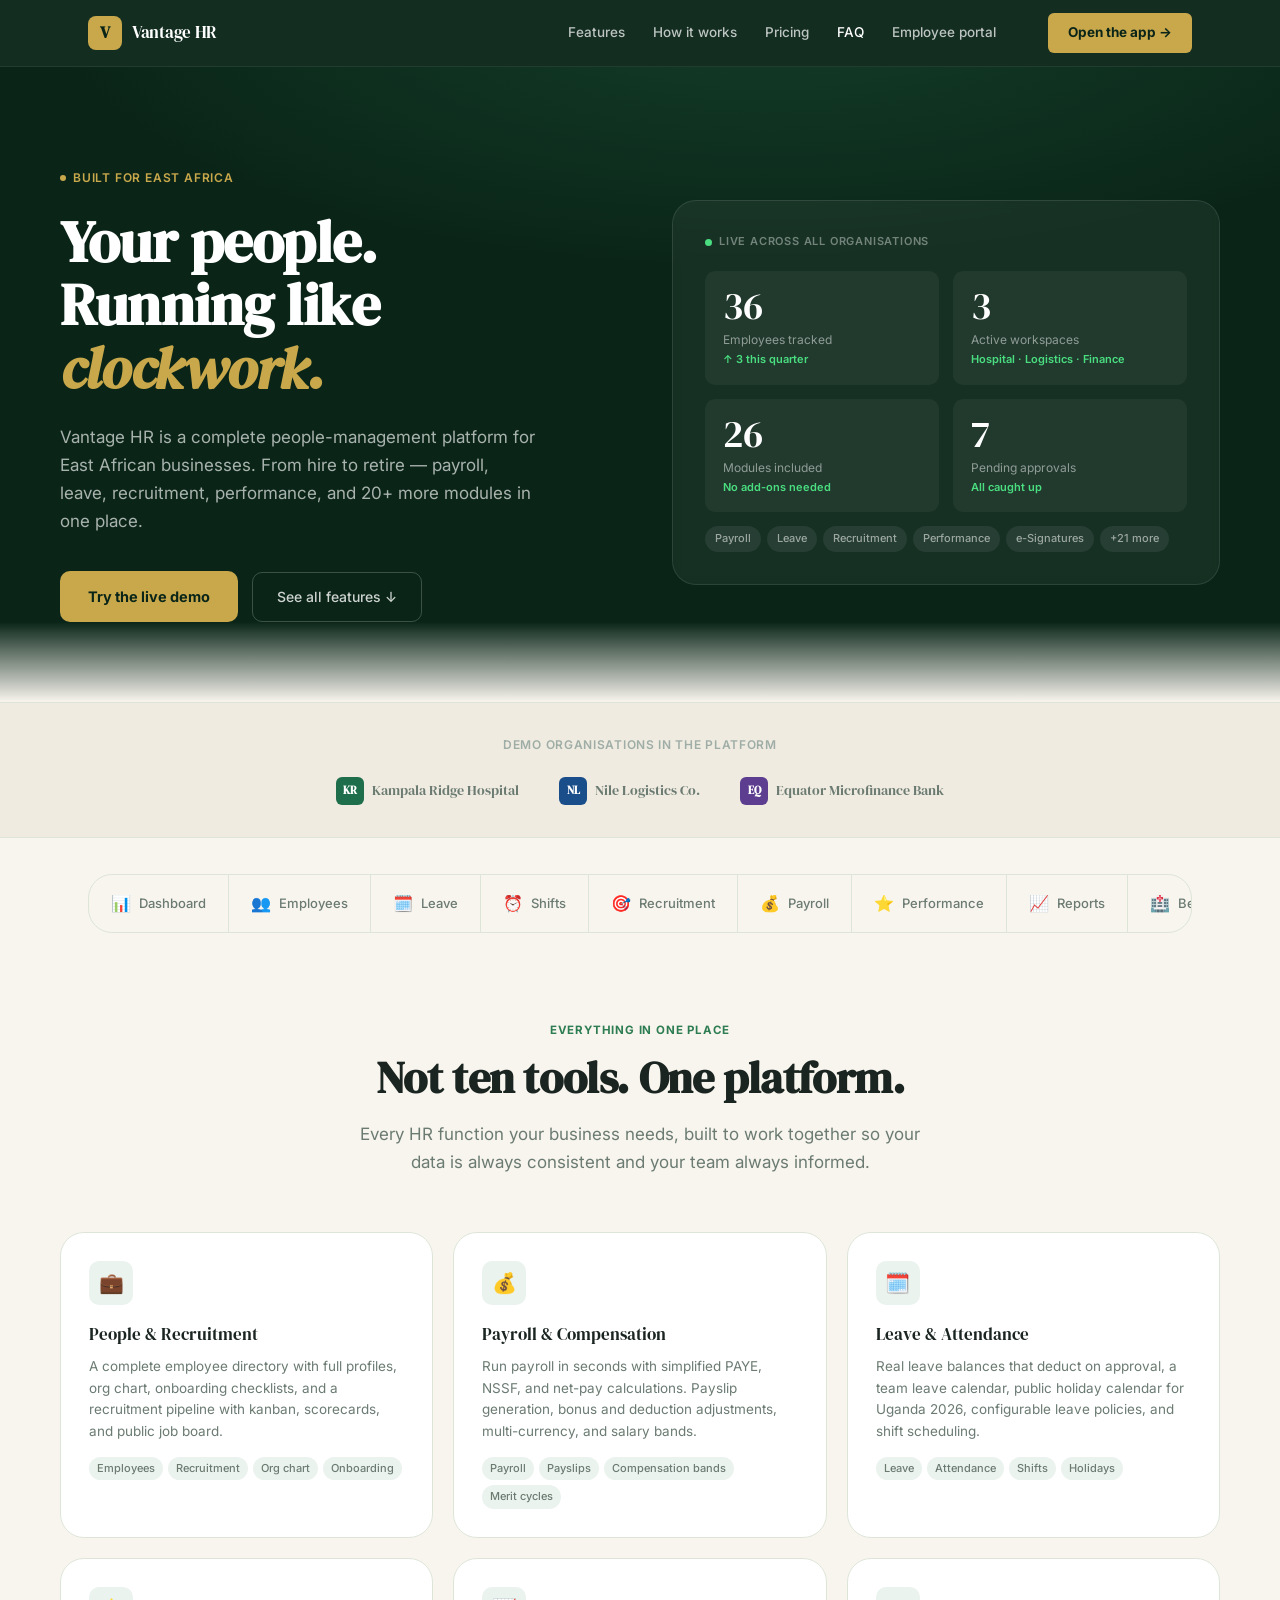
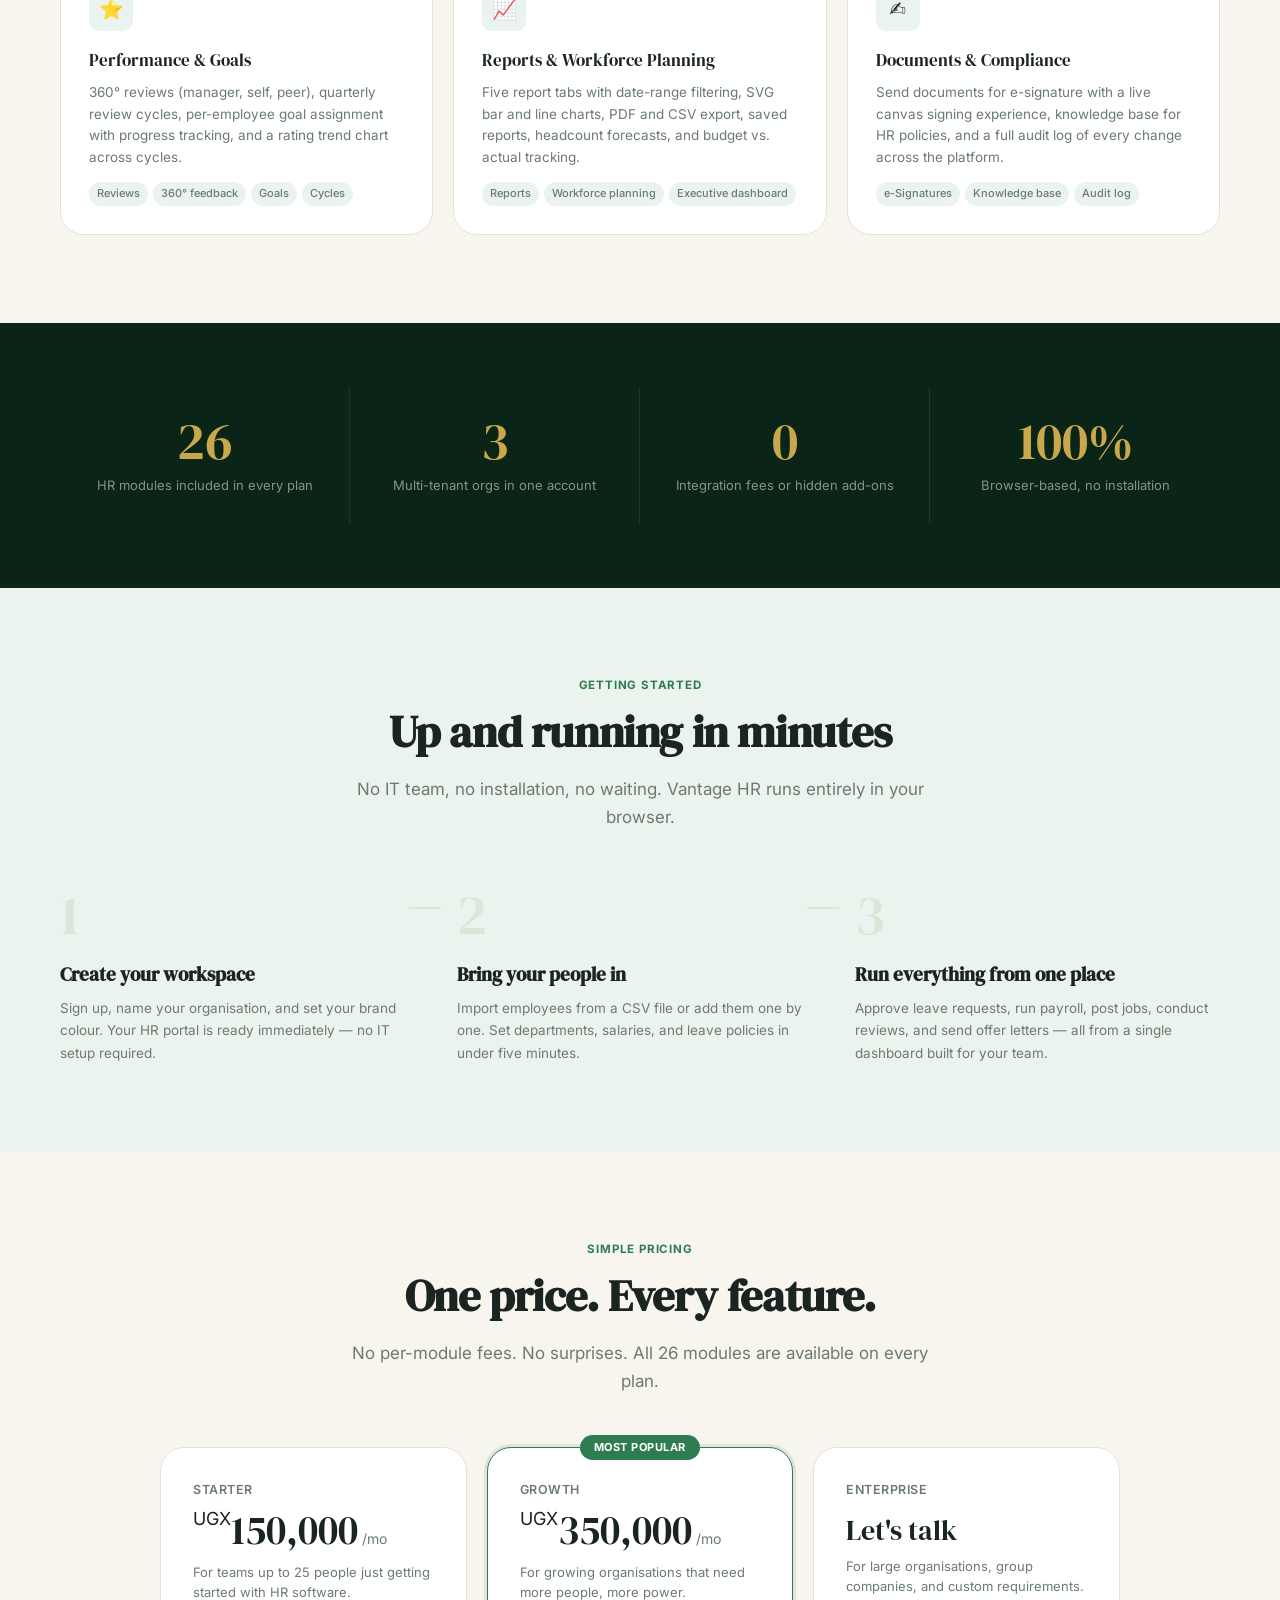
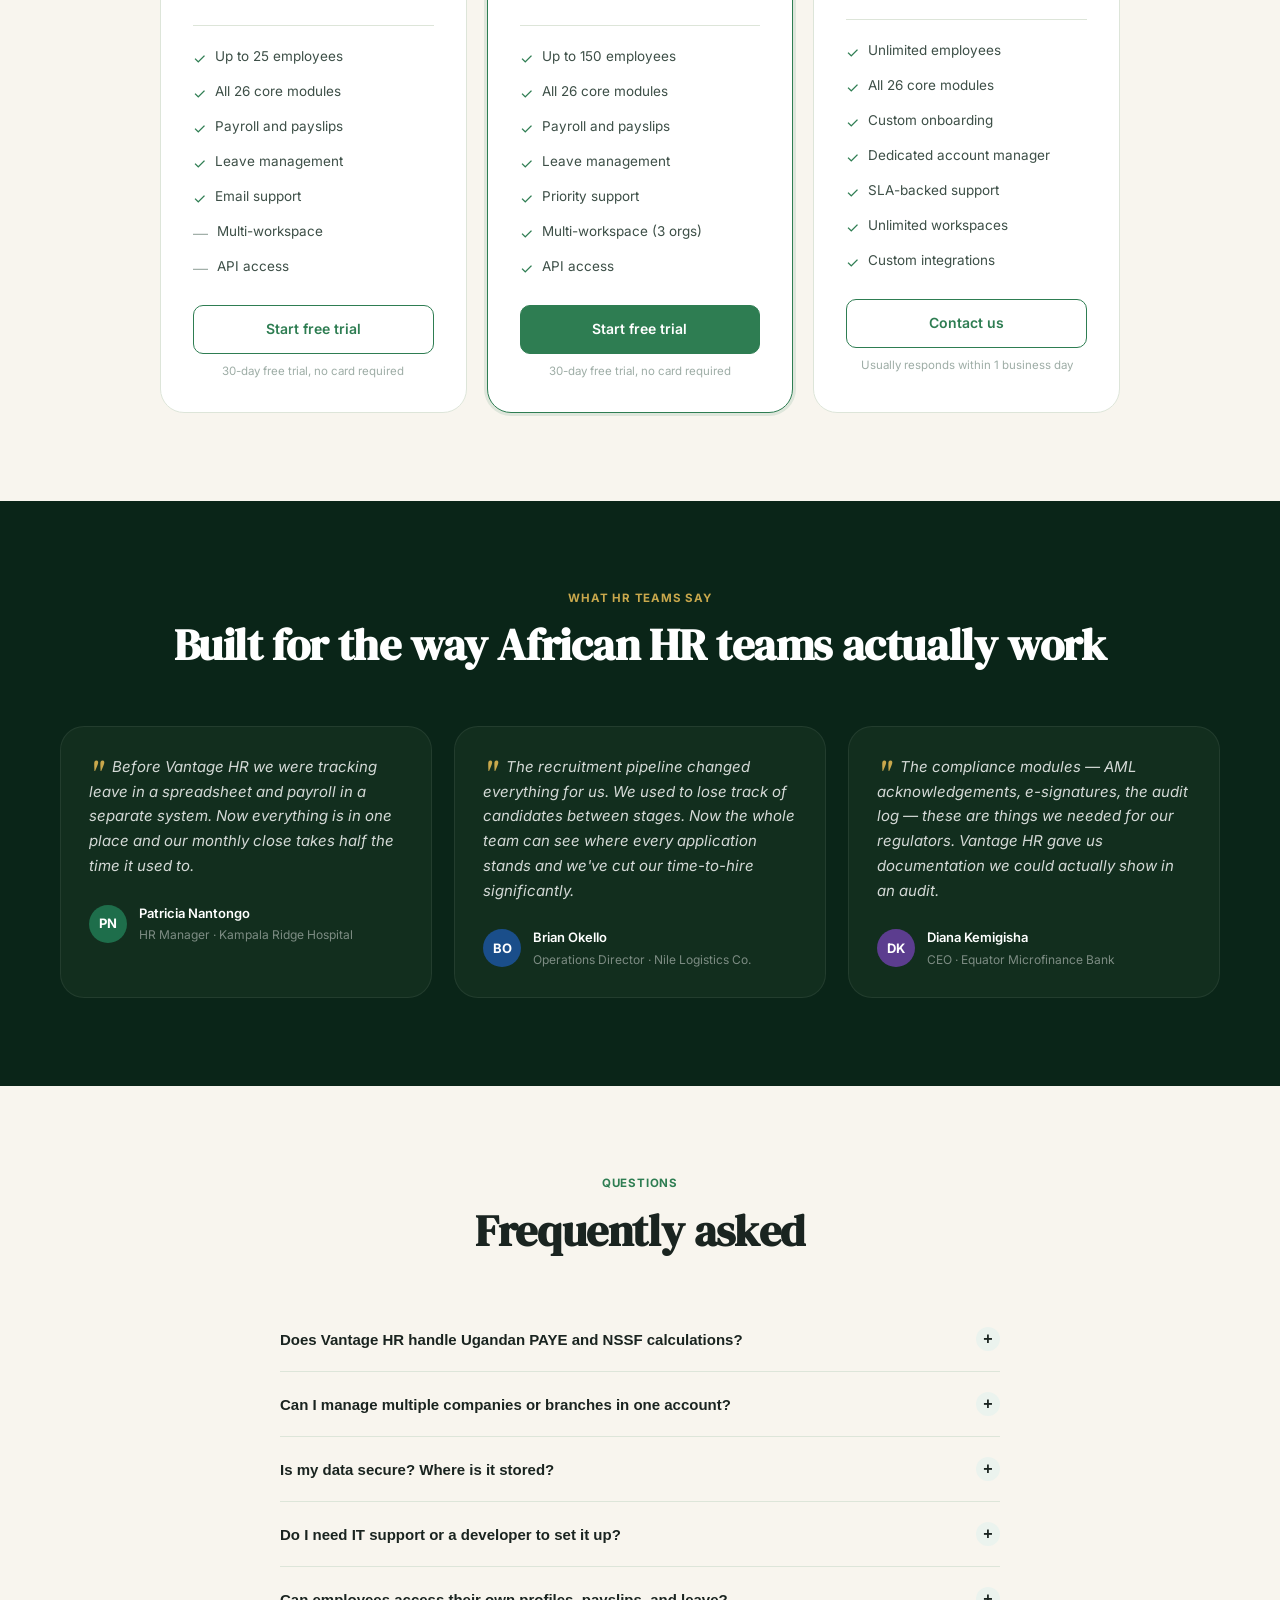
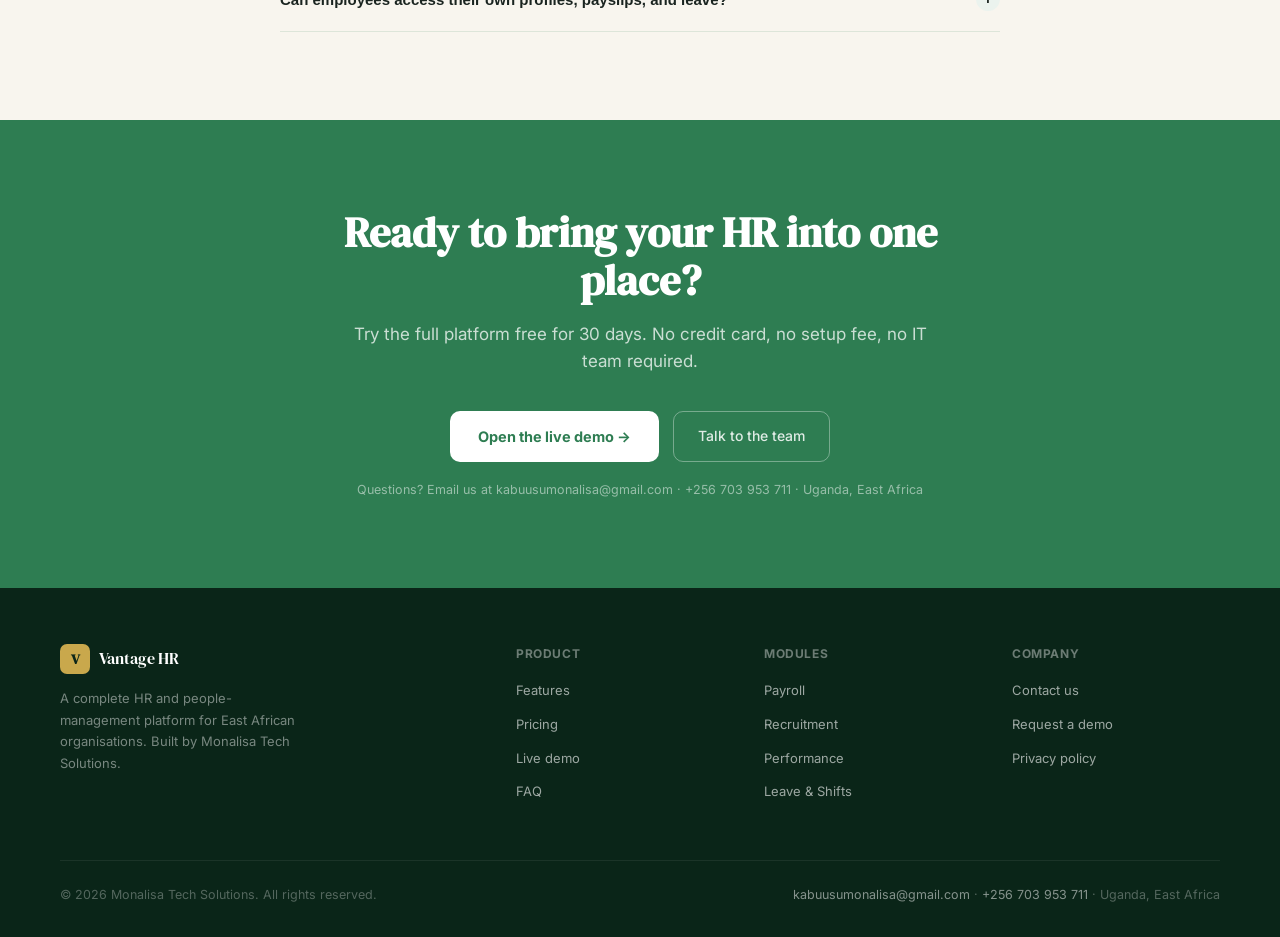
<file: index.html>
<!DOCTYPE html>
<html lang="en">
<head>
<meta charset="UTF-8">
<meta name="viewport" content="width=device-width, initial-scale=1.0">
<title>Vantage HR — People management for East African organisations</title>
<meta name="description" content="Vantage HR is a complete HR platform built for East African businesses. Payroll, leave, recruitment, performance, and 20+ more modules in one place.">
<link rel="preconnect" href="https://fonts.googleapis.com">
<link href="https://fonts.googleapis.com/css2?family=DM+Serif+Display:ital@0;1&family=Inter:wght@400;500;600;700&family=JetBrains+Mono:wght@400;600&display=swap" rel="stylesheet">
<style>
*,*::before,*::after{box-sizing:border-box;margin:0;padding:0;}
:root{
  --forest:#0A2518;
  --forest-mid:#122E1E;
  --forest-light:#1A3D28;
  --green:#2E7D52;
  --green-light:#3A9E68;
  --gold:#C9A84C;
  --gold-soft:#F5EDD6;
  --paper:#F8F5EE;
  --paper-warm:#F0EBE1;
  --mist:#EBF3EE;
  --ink:#1A2420;
  --ink-mid:#3D4F47;
  --ink-soft:#6B7B72;
  --ink-faint:#9EADA6;
  --border:#DDE5D9;
  --white:#FFFFFF;
  --r-sm:6px; --r-md:10px; --r-lg:16px; --r-xl:24px; --r-pill:999px;
  --font-display:'DM Serif Display',Georgia,serif;
  --font-body:'Inter',system-ui,sans-serif;
  --font-mono:'JetBrains Mono',monospace;
  --t:200ms ease;
  --shadow-sm:0 1px 3px rgba(10,37,24,0.10);
  --shadow-md:0 4px 16px rgba(10,37,24,0.12);
  --shadow-lg:0 16px 48px rgba(10,37,24,0.18);
}

html{scroll-behavior:smooth;}
body{font-family:var(--font-body);color:var(--ink);background:var(--paper);line-height:1.6;-webkit-font-smoothing:antialiased;}

/* ---- NAV ---- */
.nav{
  position:sticky;top:0;z-index:100;
  background:rgba(10,37,24,0.96);backdrop-filter:blur(12px);
  border-bottom:1px solid rgba(255,255,255,0.07);
}
.nav-inner{
  max-width:1160px;margin:0 auto;padding:0 28px;
  display:flex;align-items:center;gap:32px;height:66px;
}
.nav-logo{display:flex;align-items:center;gap:10px;text-decoration:none;flex-shrink:0;}
.nav-logo-mark{
  width:34px;height:34px;border-radius:8px;background:var(--gold);
  display:flex;align-items:center;justify-content:center;
  font-family:var(--font-display);font-size:16px;font-weight:700;color:var(--forest);
}
.nav-logo-name{font-family:var(--font-display);font-size:17px;color:var(--white);letter-spacing:-.3px;}
.nav-links{display:flex;align-items:center;gap:4px;margin-left:auto;}
.nav-links a{
  font-size:13.5px;font-weight:500;color:rgba(255,255,255,0.72);
  text-decoration:none;padding:6px 12px;border-radius:var(--r-sm);transition:color var(--t);
}
.nav-links a:hover{color:var(--white);}
.nav-cta{
  margin-left:8px;padding:9px 20px;
  background:var(--gold);color:var(--forest);font-size:13.5px;font-weight:700;
  border:none;border-radius:var(--r-sm);cursor:pointer;text-decoration:none;
  transition:background var(--t),transform var(--t);display:inline-block;
}
.nav-cta:hover{background:#E0BA5A;transform:translateY(-1px);}
.nav-mobile-btn{display:none;background:transparent;border:none;cursor:pointer;padding:4px;}
.nav-mobile-btn svg{stroke:rgba(255,255,255,0.85);}

/* ---- HERO ---- */
.hero{
  background:var(--forest);
  padding:96px 28px 80px;
  position:relative;overflow:hidden;
}
.hero::before{
  content:'';position:absolute;inset:0;
  background:radial-gradient(ellipse 80% 60% at 60% -10%, rgba(46,125,82,0.28) 0%, transparent 70%);
  pointer-events:none;
}
.hero::after{
  content:'';position:absolute;bottom:0;left:0;right:0;height:80px;
  background:linear-gradient(to bottom, transparent, var(--paper));
  pointer-events:none;
}
.hero-inner{max-width:1160px;margin:0 auto;display:grid;grid-template-columns:1fr 1fr;gap:64px;align-items:center;}
.hero-eyebrow{
  display:inline-flex;align-items:center;gap:7px;
  font-size:12px;font-weight:600;letter-spacing:.8px;text-transform:uppercase;
  color:var(--gold);margin-bottom:22px;
}
.hero-eyebrow .dot{width:6px;height:6px;border-radius:50%;background:var(--gold);}
.hero-headline{
  font-family:var(--font-display);font-size:clamp(36px,5vw,58px);
  line-height:1.1;color:var(--white);margin-bottom:22px;letter-spacing:-.5px;
}
.hero-headline em{font-style:italic;color:var(--gold);}
.hero-sub{
  font-size:17px;color:rgba(255,255,255,0.65);line-height:1.65;margin-bottom:36px;max-width:480px;
}
.hero-actions{display:flex;align-items:center;gap:14px;flex-wrap:wrap;}
.btn-primary{
  padding:14px 28px;background:var(--gold);color:var(--forest);
  font-size:14.5px;font-weight:700;border:none;border-radius:var(--r-md);
  cursor:pointer;text-decoration:none;display:inline-block;
  transition:background var(--t),transform var(--t),box-shadow var(--t);
}
.btn-primary:hover{background:#E0BA5A;transform:translateY(-2px);box-shadow:0 6px 20px rgba(201,168,76,0.4);}
.btn-ghost{
  padding:13px 24px;background:transparent;color:rgba(255,255,255,0.8);
  font-size:14px;font-weight:500;border:1px solid rgba(255,255,255,0.2);
  border-radius:var(--r-md);cursor:pointer;text-decoration:none;display:inline-block;
  transition:border-color var(--t),color var(--t);
}
.btn-ghost:hover{border-color:rgba(255,255,255,0.5);color:var(--white);}

/* Hero pulse panel */
.hero-pulse{
  background:rgba(255,255,255,0.05);border:1px solid rgba(255,255,255,0.1);
  border-radius:var(--r-xl);padding:32px;backdrop-filter:blur(4px);
  position:relative;
}
.hp-label{font-size:11px;font-weight:600;letter-spacing:.8px;text-transform:uppercase;color:rgba(255,255,255,0.4);margin-bottom:20px;display:flex;align-items:center;gap:7px;}
.hp-label .live-dot{width:7px;height:7px;border-radius:50%;background:#4ade80;animation:pulse-anim 2s infinite;}
@keyframes pulse-anim{0%,100%{opacity:1;transform:scale(1);}50%{opacity:.5;transform:scale(1.3);}}
.hp-grid{display:grid;grid-template-columns:1fr 1fr;gap:14px;}
.hp-stat{background:rgba(255,255,255,0.05);border-radius:var(--r-md);padding:16px 18px;}
.hp-stat .hs-n{font-family:var(--font-display);font-size:38px;color:var(--white);line-height:1;}
.hp-stat .hs-l{font-size:12px;color:rgba(255,255,255,0.5);margin-top:5px;}
.hp-stat .hs-up{font-size:11px;color:#4ade80;font-weight:600;margin-top:2px;}
.hp-modules{margin-top:14px;display:flex;flex-wrap:wrap;gap:6px;}
.hp-mod{font-size:11px;padding:4px 10px;border-radius:var(--r-pill);background:rgba(255,255,255,0.07);color:rgba(255,255,255,0.55);font-weight:500;}

/* ---- TRUSTED BY ---- */
.trusted{
  background:var(--paper-warm);border-top:1px solid var(--border);border-bottom:1px solid var(--border);
  padding:32px 28px;text-align:center;
}
.trusted-inner{max-width:1160px;margin:0 auto;}
.trusted-label{font-size:12px;font-weight:600;letter-spacing:.7px;text-transform:uppercase;color:var(--ink-faint);margin-bottom:22px;}
.trusted-logos{display:flex;align-items:center;justify-content:center;gap:40px;flex-wrap:wrap;}
.trusted-logo{
  font-family:var(--font-display);font-size:14px;color:var(--ink-soft);
  display:flex;align-items:center;gap:8px;
}
.trusted-logo .tl-mark{
  width:28px;height:28px;border-radius:6px;
  display:flex;align-items:center;justify-content:center;
  font-size:11px;font-weight:700;color:#fff;
}

/* ---- SECTION SHELL ---- */
.section{padding:88px 28px;}
.section-inner{max-width:1160px;margin:0 auto;}
.section-alt{background:var(--mist);}
.section-dark{background:var(--forest);color:var(--white);}
.eyebrow{
  font-size:11.5px;font-weight:700;letter-spacing:.8px;text-transform:uppercase;
  color:var(--green);margin-bottom:14px;
}
.section-dark .eyebrow{color:var(--gold);}
.section-headline{
  font-family:var(--font-display);font-size:clamp(30px,4vw,44px);
  line-height:1.1;letter-spacing:-.4px;margin-bottom:18px;
}
.section-sub{font-size:17px;color:var(--ink-soft);line-height:1.65;max-width:580px;}
.section-dark .section-sub{color:rgba(255,255,255,0.6);}

/* ---- FEATURE GRID ---- */
.features-intro{text-align:center;margin-bottom:56px;}
.features-intro .section-sub{margin:0 auto;}
.feature-grid{display:grid;grid-template-columns:repeat(auto-fit,minmax(280px,1fr));gap:20px;}
.feature-card{
  background:var(--white);border:1px solid var(--border);border-radius:var(--r-xl);
  padding:28px;transition:box-shadow var(--t),transform var(--t),border-color var(--t);
}
.feature-card:hover{box-shadow:var(--shadow-md);transform:translateY(-3px);border-color:rgba(46,125,82,0.3);}
.fc-icon{
  width:44px;height:44px;border-radius:var(--r-md);
  display:flex;align-items:center;justify-content:center;font-size:20px;
  margin-bottom:16px;background:var(--mist);
}
.fc-title{font-family:var(--font-display);font-size:17px;margin-bottom:8px;}
.fc-desc{font-size:13.5px;color:var(--ink-soft);line-height:1.6;}
.fc-modules{margin-top:14px;display:flex;flex-wrap:wrap;gap:5px;}
.fc-tag{font-size:11px;padding:3px 8px;border-radius:var(--r-pill);background:var(--mist);color:var(--ink-soft);font-weight:500;}

/* ---- HOW IT WORKS ---- */
.how-grid{display:grid;grid-template-columns:1fr 1fr 1fr;gap:32px;margin-top:52px;}
.how-step{position:relative;}
.how-step::after{
  content:'';position:absolute;top:20px;right:-16px;
  width:32px;height:2px;background:var(--border);
}
.how-step:last-child::after{display:none;}
.hs-num{
  font-family:var(--font-display);font-size:56px;color:var(--border);
  line-height:1;margin-bottom:16px;
}
.hs-title{font-family:var(--font-display);font-size:19px;margin-bottom:8px;}
.hs-desc{font-size:13.5px;color:var(--ink-soft);line-height:1.65;}

/* ---- STATS BAND ---- */
.stats-band{padding:64px 28px;background:var(--forest);}
.stats-inner{max-width:1160px;margin:0 auto;display:grid;grid-template-columns:repeat(4,1fr);gap:0;}
.stat-item{
  text-align:center;padding:28px 20px;
  border-right:1px solid rgba(255,255,255,0.08);
}
.stat-item:last-child{border-right:none;}
.si-num{font-family:var(--font-display);font-size:52px;color:var(--white);line-height:1;margin-bottom:8px;}
.si-label{font-size:13px;color:rgba(255,255,255,0.5);}
.si-highlight{color:var(--gold);}

/* ---- PRICING ---- */
.pricing-intro{text-align:center;margin-bottom:52px;}
.pricing-intro .section-sub{margin:0 auto;}
.pricing-grid{display:grid;grid-template-columns:repeat(3,1fr);gap:20px;max-width:960px;margin:0 auto;}
.pricing-card{
  background:var(--white);border:1px solid var(--border);border-radius:var(--r-xl);
  padding:32px;position:relative;
}
.pricing-card.popular{
  border-color:var(--green);box-shadow:0 0 0 3px rgba(46,125,82,0.12);
}
.popular-badge{
  position:absolute;top:-13px;left:50%;transform:translateX(-50%);
  background:var(--green);color:#fff;font-size:11px;font-weight:700;
  padding:4px 14px;border-radius:var(--r-pill);letter-spacing:.5px;white-space:nowrap;
}
.pc-plan{font-size:12.5px;font-weight:600;letter-spacing:.5px;text-transform:uppercase;color:var(--ink-soft);margin-bottom:10px;}
.pc-price{font-family:var(--font-display);font-size:40px;line-height:1;color:var(--ink);}
.pc-price sup{font-size:18px;vertical-align:top;margin-top:8px;font-family:var(--font-body);}
.pc-price .per{font-family:var(--font-body);font-size:14px;color:var(--ink-soft);font-weight:400;}
.pc-tagline{font-size:13px;color:var(--ink-soft);margin:12px 0 22px;}
.pc-divider{border:none;border-top:1px solid var(--border);margin:20px 0;}
.pc-feature{display:flex;align-items:flex-start;gap:9px;font-size:13.5px;margin-bottom:10px;color:var(--ink-mid);}
.pc-feature .check{color:var(--green);font-size:15px;margin-top:1px;flex-shrink:0;}
.pc-feature .cross{color:var(--ink-faint);font-size:15px;margin-top:1px;flex-shrink:0;}
.pc-cta{
  display:block;width:100%;padding:12px;margin-top:24px;
  border-radius:var(--r-md);font-size:14px;font-weight:600;cursor:pointer;
  text-align:center;text-decoration:none;border:1px solid;
  transition:all var(--t);
}
.pc-cta.outline{color:var(--green);border-color:var(--green);background:transparent;}
.pc-cta.outline:hover{background:var(--mist);}
.pc-cta.solid{background:var(--green);color:#fff;border-color:var(--green);}
.pc-cta.solid:hover{background:var(--green-light);}
.pc-note{font-size:11.5px;color:var(--ink-faint);text-align:center;margin-top:8px;}

/* ---- TESTIMONIALS ---- */
.testimonials-grid{display:grid;grid-template-columns:repeat(3,1fr);gap:22px;margin-top:52px;}
.testimonial{
  background:var(--forest-mid);border:1px solid rgba(255,255,255,0.07);
  border-radius:var(--r-xl);padding:28px;
}
.t-quote{font-size:15px;color:rgba(255,255,255,0.82);line-height:1.65;margin-bottom:24px;font-style:italic;}
.t-quote::before{content:'"\2009';font-family:var(--font-display);font-size:32px;color:var(--gold);line-height:0;vertical-align:-12px;margin-right:2px;}
.t-person{display:flex;align-items:center;gap:12px;}
.t-avatar{
  width:38px;height:38px;border-radius:50%;
  display:flex;align-items:center;justify-content:center;
  font-size:13px;font-weight:700;flex-shrink:0;
}
.t-name{font-size:13px;font-weight:600;color:var(--white);}
.t-role{font-size:12px;color:rgba(255,255,255,0.45);margin-top:2px;}

/* ---- FAQ ---- */
.faq-list{max-width:720px;margin:48px auto 0;}
.faq-item{border-bottom:1px solid var(--border);}
.faq-q{
  width:100%;background:transparent;border:none;text-align:left;
  padding:20px 0;font-size:15px;font-weight:600;color:var(--ink);
  cursor:pointer;display:flex;align-items:center;justify-content:space-between;gap:16px;
  transition:color var(--t);
}
.faq-q:hover{color:var(--green);}
.faq-q .faq-icon{
  width:24px;height:24px;border-radius:50%;background:var(--mist);
  display:flex;align-items:center;justify-content:center;font-size:16px;flex-shrink:0;
  transition:transform var(--t),background var(--t);
}
.faq-item.open .faq-icon{transform:rotate(45deg);background:var(--green);color:var(--white);}
.faq-a{
  max-height:0;overflow:hidden;transition:max-height 320ms ease;
  font-size:14px;color:var(--ink-soft);line-height:1.7;
}
.faq-item.open .faq-a{max-height:300px;padding-bottom:20px;}

/* ---- CTA SECTION ---- */
.cta-section{
  background:var(--green);padding:88px 28px;text-align:center;
}
.cta-inner{max-width:600px;margin:0 auto;}
.cta-headline{
  font-family:var(--font-display);font-size:clamp(28px,4vw,42px);
  color:var(--white);line-height:1.15;margin-bottom:16px;
}
.cta-sub{font-size:17px;color:rgba(255,255,255,0.75);margin-bottom:36px;}
.cta-actions{display:flex;align-items:center;justify-content:center;gap:14px;flex-wrap:wrap;}
.btn-white{
  padding:14px 28px;background:var(--white);color:var(--green);
  font-size:14.5px;font-weight:700;border:none;border-radius:var(--r-md);
  cursor:pointer;text-decoration:none;display:inline-block;
  transition:transform var(--t),box-shadow var(--t);
}
.btn-white:hover{transform:translateY(-2px);box-shadow:0 6px 24px rgba(0,0,0,0.15);}
.btn-ghost-white{
  padding:13px 24px;background:transparent;color:rgba(255,255,255,0.85);
  font-size:14px;font-weight:500;border:1px solid rgba(255,255,255,0.35);
  border-radius:var(--r-md);cursor:pointer;text-decoration:none;display:inline-block;
  transition:border-color var(--t),color var(--t);
}
.btn-ghost-white:hover{border-color:rgba(255,255,255,0.7);color:var(--white);}
.cta-footnote{margin-top:18px;font-size:12.5px;color:rgba(255,255,255,0.5);}

/* ---- FOOTER ---- */
.footer{background:var(--forest);padding:56px 28px 32px;}
.footer-inner{max-width:1160px;margin:0 auto;}
.footer-top{display:grid;grid-template-columns:2fr 1fr 1fr 1fr;gap:40px;margin-bottom:48px;}
.footer-brand .fb-logo{display:flex;align-items:center;gap:9px;margin-bottom:14px;}
.footer-brand .fb-logo-mark{width:30px;height:30px;border-radius:7px;background:var(--gold);display:flex;align-items:center;justify-content:center;font-family:var(--font-display);font-size:14px;font-weight:700;color:var(--forest);}
.footer-brand .fb-name{font-family:var(--font-display);font-size:16px;color:var(--white);}
.footer-brand p{font-size:13px;color:rgba(255,255,255,0.45);line-height:1.65;max-width:240px;}
.footer-col h4{font-size:12px;font-weight:700;letter-spacing:.6px;text-transform:uppercase;color:rgba(255,255,255,0.4);margin-bottom:14px;}
.footer-col ul{list-style:none;}
.footer-col li{margin-bottom:8px;}
.footer-col a{font-size:13px;color:rgba(255,255,255,0.6);text-decoration:none;transition:color var(--t);}
.footer-col a:hover{color:var(--white);}
.footer-bottom{
  border-top:1px solid rgba(255,255,255,0.07);padding-top:24px;
  display:flex;align-items:center;justify-content:space-between;flex-wrap:wrap;gap:12px;
}
.footer-bottom p{font-size:12.5px;color:rgba(255,255,255,0.3);}
.footer-bottom a{color:rgba(255,255,255,0.5);text-decoration:none;}
.footer-bottom a:hover{color:var(--white);}

/* ---- MODULE SHOWCASE STRIP ---- */
.module-strip{display:flex;gap:0;overflow-x:auto;scrollbar-width:none;padding:0;border:1px solid var(--border);border-radius:var(--r-xl);}
.module-strip::-webkit-scrollbar{display:none;}
.ms-item{
  flex-shrink:0;padding:16px 22px;border-right:1px solid var(--border);
  display:flex;align-items:center;gap:8px;font-size:13px;font-weight:500;color:var(--ink-soft);
  transition:background var(--t),color var(--t);cursor:default;
}
.ms-item:last-child{border-right:none;}
.ms-item:hover{background:var(--mist);color:var(--ink);}
.ms-icon{font-size:16px;}

/* ---- RESPONSIVE ---- */
@media(max-width:900px){
  .hero-inner{grid-template-columns:1fr;gap:40px;}
  .hero-pulse{display:none;}
  .how-grid{grid-template-columns:1fr;}
  .how-step::after{display:none;}
  .pricing-grid{grid-template-columns:1fr;}
  .testimonials-grid{grid-template-columns:1fr;}
  .stats-inner{grid-template-columns:1fr 1fr;}
  .stat-item{border-bottom:1px solid rgba(255,255,255,0.08);}
  .stat-item:nth-child(even){border-right:none;}
  .footer-top{grid-template-columns:1fr 1fr;}
}
@media(max-width:600px){
  .hero{padding:72px 18px 56px;}
  .section{padding:60px 18px;}
  .nav-links{display:none;}
  .nav-mobile-btn{display:block;}
  .nav-inner{padding:0 18px;}
  .footer-top{grid-template-columns:1fr;}
  .stats-inner{grid-template-columns:1fr 1fr;}
}

/* ---- ANIMATIONS ---- */
@keyframes fade-up{from{opacity:0;transform:translateY(20px);}to{opacity:1;transform:translateY(0);}}
.anim{opacity:0;}
.anim.visible{animation:fade-up 500ms ease forwards;}
</style>
</head>
<body>

<!-- NAV -->
<nav class="nav">
  <div class="nav-inner">
    <a href="#" class="nav-logo">
      <div class="nav-logo-mark">V</div>
      <span class="nav-logo-name">Vantage HR</span>
    </a>
    <div class="nav-links">
      <a href="#features">Features</a>
      <a href="#how">How it works</a>
      <a href="#pricing">Pricing</a>
      <a href="#faq">FAQ</a>
      <a href="portal.html">Employee portal</a>
    </div>
    <a href="index.html" class="nav-cta">Open the app →</a>
    <button class="nav-mobile-btn" aria-label="Menu" id="nav-mob-btn">
      <svg width="22" height="22" viewBox="0 0 24 24" fill="none" stroke-width="2"><line x1="3" y1="6" x2="21" y2="6"/><line x1="3" y1="12" x2="21" y2="12"/><line x1="3" y1="18" x2="21" y2="18"/></svg>
    </button>
  </div>
</nav>

<!-- HERO -->
<section class="hero">
  <div class="hero-inner">
    <div class="hero-content">
      <div class="hero-eyebrow"><span class="dot"></span>Built for East Africa</div>
      <h1 class="hero-headline">
        Your people.<br>
        Running like <em>clockwork.</em>
      </h1>
      <p class="hero-sub">
        Vantage HR is a complete people-management platform for East African businesses.
        From hire to retire — payroll, leave, recruitment, performance, and 20+ more modules in one place.
      </p>
      <div class="hero-actions">
        <a href="index.html" class="btn-primary">Try the live demo</a>
        <a href="#features" class="btn-ghost">See all features ↓</a>
      </div>
    </div>

    <div class="hero-pulse">
      <div class="hp-label"><span class="live-dot"></span>Live across all organisations</div>
      <div class="hp-grid">
        <div class="hp-stat"><div class="hs-n" id="stat-employees">36</div><div class="hs-l">Employees tracked</div><div class="hs-up">↑ 3 this quarter</div></div>
        <div class="hp-stat"><div class="hs-n" id="stat-orgs">3</div><div class="hs-l">Active workspaces</div><div class="hs-up">Hospital · Logistics · Finance</div></div>
        <div class="hp-stat"><div class="hs-n" id="stat-modules">26</div><div class="hs-l">Modules included</div><div class="hs-up">No add-ons needed</div></div>
        <div class="hp-stat"><div class="hs-n" id="stat-actions">0</div><div class="hs-l">Pending approvals</div><div class="hs-up">All caught up</div></div>
      </div>
      <div class="hp-modules">
        <span class="hp-mod">Payroll</span><span class="hp-mod">Leave</span><span class="hp-mod">Recruitment</span>
        <span class="hp-mod">Performance</span><span class="hp-mod">e-Signatures</span><span class="hp-mod">+21 more</span>
      </div>
    </div>
  </div>
</section>

<!-- TRUSTED BY -->
<div class="trusted">
  <div class="trusted-inner">
    <div class="trusted-label">Demo organisations in the platform</div>
    <div class="trusted-logos">
      <div class="trusted-logo"><div class="tl-mark" style="background:#1E6E4B;">KR</div>Kampala Ridge Hospital</div>
      <div class="trusted-logo"><div class="tl-mark" style="background:#1A4E8A;">NL</div>Nile Logistics Co.</div>
      <div class="trusted-logo"><div class="tl-mark" style="background:#5C3D8F;">EQ</div>Equator Microfinance Bank</div>
    </div>
  </div>
</div>

<!-- MODULE STRIP -->
<div style="max-width:1160px;margin:0 auto;padding:36px 28px 0;">
  <div class="module-strip">
    <div class="ms-item"><span class="ms-icon">📊</span>Dashboard</div>
    <div class="ms-item"><span class="ms-icon">👥</span>Employees</div>
    <div class="ms-item"><span class="ms-icon">🗓️</span>Leave</div>
    <div class="ms-item"><span class="ms-icon">⏰</span>Shifts</div>
    <div class="ms-item"><span class="ms-icon">🎯</span>Recruitment</div>
    <div class="ms-item"><span class="ms-icon">💰</span>Payroll</div>
    <div class="ms-item"><span class="ms-icon">⭐</span>Performance</div>
    <div class="ms-item"><span class="ms-icon">📈</span>Reports</div>
    <div class="ms-item"><span class="ms-icon">🏥</span>Benefits</div>
    <div class="ms-item"><span class="ms-icon">🧾</span>Expenses</div>
    <div class="ms-item"><span class="ms-icon">🖥️</span>Assets</div>
    <div class="ms-item"><span class="ms-icon">📚</span>Learning</div>
    <div class="ms-item"><span class="ms-icon">💬</span>Engagement</div>
    <div class="ms-item"><span class="ms-icon">✈️</span>Travel</div>
    <div class="ms-item"><span class="ms-icon">✍️</span>e-Signatures</div>
    <div class="ms-item"><span class="ms-icon">📋</span>Service Desk</div>
    <div class="ms-item"><span class="ms-icon">🌱</span>Onboarding</div>
    <div class="ms-item"><span class="ms-icon">🔭</span>Succession</div>
  </div>
</div>

<!-- FEATURES -->
<section class="section" id="features">
  <div class="section-inner">
    <div class="features-intro anim">
      <div class="eyebrow">Everything in one place</div>
      <h2 class="section-headline">Not ten tools. One platform.</h2>
      <p class="section-sub">
        Every HR function your business needs, built to work together so your data is always consistent and your team always informed.
      </p>
    </div>
    <div class="feature-grid">
      <div class="feature-card anim">
        <div class="fc-icon">💼</div>
        <div class="fc-title">People & Recruitment</div>
        <p class="fc-desc">A complete employee directory with full profiles, org chart, onboarding checklists, and a recruitment pipeline with kanban, scorecards, and public job board.</p>
        <div class="fc-modules"><span class="fc-tag">Employees</span><span class="fc-tag">Recruitment</span><span class="fc-tag">Org chart</span><span class="fc-tag">Onboarding</span></div>
      </div>
      <div class="feature-card anim">
        <div class="fc-icon">💰</div>
        <div class="fc-title">Payroll & Compensation</div>
        <p class="fc-desc">Run payroll in seconds with simplified PAYE, NSSF, and net-pay calculations. Payslip generation, bonus and deduction adjustments, multi-currency, and salary bands.</p>
        <div class="fc-modules"><span class="fc-tag">Payroll</span><span class="fc-tag">Payslips</span><span class="fc-tag">Compensation bands</span><span class="fc-tag">Merit cycles</span></div>
      </div>
      <div class="feature-card anim">
        <div class="fc-icon">🗓️</div>
        <div class="fc-title">Leave & Attendance</div>
        <p class="fc-desc">Real leave balances that deduct on approval, a team leave calendar, public holiday calendar for Uganda 2026, configurable leave policies, and shift scheduling.</p>
        <div class="fc-modules"><span class="fc-tag">Leave</span><span class="fc-tag">Attendance</span><span class="fc-tag">Shifts</span><span class="fc-tag">Holidays</span></div>
      </div>
      <div class="feature-card anim">
        <div class="fc-icon">⭐</div>
        <div class="fc-title">Performance & Goals</div>
        <p class="fc-desc">360° reviews (manager, self, peer), quarterly review cycles, per-employee goal assignment with progress tracking, and a rating trend chart across cycles.</p>
        <div class="fc-modules"><span class="fc-tag">Reviews</span><span class="fc-tag">360° feedback</span><span class="fc-tag">Goals</span><span class="fc-tag">Cycles</span></div>
      </div>
      <div class="feature-card anim">
        <div class="fc-icon">📈</div>
        <div class="fc-title">Reports & Workforce Planning</div>
        <p class="fc-desc">Five report tabs with date-range filtering, SVG bar and line charts, PDF and CSV export, saved reports, headcount forecasts, and budget vs. actual tracking.</p>
        <div class="fc-modules"><span class="fc-tag">Reports</span><span class="fc-tag">Workforce planning</span><span class="fc-tag">Executive dashboard</span></div>
      </div>
      <div class="feature-card anim">
        <div class="fc-icon">✍️</div>
        <div class="fc-title">Documents & Compliance</div>
        <p class="fc-desc">Send documents for e-signature with a live canvas signing experience, knowledge base for HR policies, and a full audit log of every change across the platform.</p>
        <div class="fc-modules"><span class="fc-tag">e-Signatures</span><span class="fc-tag">Knowledge base</span><span class="fc-tag">Audit log</span></div>
      </div>
    </div>
  </div>
</section>

<!-- STATS BAND -->
<div class="stats-band">
  <div class="stats-inner">
    <div class="stat-item"><div class="si-num"><span class="si-highlight">26</span></div><div class="si-label">HR modules included in every plan</div></div>
    <div class="stat-item"><div class="si-num"><span class="si-highlight">3</span></div><div class="si-label">Multi-tenant orgs in one account</div></div>
    <div class="stat-item"><div class="si-num"><span class="si-highlight">0</span></div><div class="si-label">Integration fees or hidden add-ons</div></div>
    <div class="stat-item"><div class="si-num"><span class="si-highlight">100%</span></div><div class="si-label">Browser-based, no installation</div></div>
  </div>
</div>

<!-- HOW IT WORKS -->
<section class="section section-alt" id="how">
  <div class="section-inner">
    <div class="features-intro anim">
      <div class="eyebrow">Getting started</div>
      <h2 class="section-headline">Up and running in minutes</h2>
      <p class="section-sub">No IT team, no installation, no waiting. Vantage HR runs entirely in your browser.</p>
    </div>
    <div class="how-grid">
      <div class="how-step anim">
        <div class="hs-num">1</div>
        <h3 class="hs-title">Create your workspace</h3>
        <p class="hs-desc">Sign up, name your organisation, and set your brand colour. Your HR portal is ready immediately — no IT setup required.</p>
      </div>
      <div class="how-step anim">
        <div class="hs-num">2</div>
        <h3 class="hs-title">Bring your people in</h3>
        <p class="hs-desc">Import employees from a CSV file or add them one by one. Set departments, salaries, and leave policies in under five minutes.</p>
      </div>
      <div class="how-step anim">
        <div class="hs-num">3</div>
        <h3 class="hs-title">Run everything from one place</h3>
        <p class="hs-desc">Approve leave requests, run payroll, post jobs, conduct reviews, and send offer letters — all from a single dashboard built for your team.</p>
      </div>
    </div>
  </div>
</section>

<!-- PRICING -->
<section class="section" id="pricing">
  <div class="section-inner">
    <div class="pricing-intro anim">
      <div class="eyebrow">Simple pricing</div>
      <h2 class="section-headline">One price. Every feature.</h2>
      <p class="section-sub">No per-module fees. No surprises. All 26 modules are available on every plan.</p>
    </div>
    <div class="pricing-grid">
      <div class="pricing-card anim">
        <div class="pc-plan">Starter</div>
        <div class="pc-price"><sup>UGX</sup>150,000<span class="per"> /mo</span></div>
        <p class="pc-tagline">For teams up to 25 people just getting started with HR software.</p>
        <hr class="pc-divider">
        <div class="pc-feature"><span class="check">✓</span>Up to 25 employees</div>
        <div class="pc-feature"><span class="check">✓</span>All 26 core modules</div>
        <div class="pc-feature"><span class="check">✓</span>Payroll and payslips</div>
        <div class="pc-feature"><span class="check">✓</span>Leave management</div>
        <div class="pc-feature"><span class="check">✓</span>Email support</div>
        <div class="pc-feature"><span class="cross">—</span>Multi-workspace</div>
        <div class="pc-feature"><span class="cross">—</span>API access</div>
        <a href="index.html" class="pc-cta outline">Start free trial</a>
        <p class="pc-note">30-day free trial, no card required</p>
      </div>
      <div class="pricing-card popular anim">
        <div class="popular-badge">MOST POPULAR</div>
        <div class="pc-plan">Growth</div>
        <div class="pc-price"><sup>UGX</sup>350,000<span class="per"> /mo</span></div>
        <p class="pc-tagline">For growing organisations that need more people, more power.</p>
        <hr class="pc-divider">
        <div class="pc-feature"><span class="check">✓</span>Up to 150 employees</div>
        <div class="pc-feature"><span class="check">✓</span>All 26 core modules</div>
        <div class="pc-feature"><span class="check">✓</span>Payroll and payslips</div>
        <div class="pc-feature"><span class="check">✓</span>Leave management</div>
        <div class="pc-feature"><span class="check">✓</span>Priority support</div>
        <div class="pc-feature"><span class="check">✓</span>Multi-workspace (3 orgs)</div>
        <div class="pc-feature"><span class="check">✓</span>API access</div>
        <a href="index.html" class="pc-cta solid">Start free trial</a>
        <p class="pc-note">30-day free trial, no card required</p>
      </div>
      <div class="pricing-card anim">
        <div class="pc-plan">Enterprise</div>
        <div class="pc-price" style="font-size:28px;padding-top:6px;">Let's talk</div>
        <p class="pc-tagline">For large organisations, group companies, and custom requirements.</p>
        <hr class="pc-divider">
        <div class="pc-feature"><span class="check">✓</span>Unlimited employees</div>
        <div class="pc-feature"><span class="check">✓</span>All 26 core modules</div>
        <div class="pc-feature"><span class="check">✓</span>Custom onboarding</div>
        <div class="pc-feature"><span class="check">✓</span>Dedicated account manager</div>
        <div class="pc-feature"><span class="check">✓</span>SLA-backed support</div>
        <div class="pc-feature"><span class="check">✓</span>Unlimited workspaces</div>
        <div class="pc-feature"><span class="check">✓</span>Custom integrations</div>
        <a href="mailto:kabuusumonalisa@gmail.com" class="pc-cta outline">Contact us</a>
        <p class="pc-note">Usually responds within 1 business day</p>
      </div>
    </div>
  </div>
</section>

<!-- TESTIMONIALS -->
<section class="section section-dark">
  <div class="section-inner">
    <div class="features-intro anim" style="text-align:center;">
      <div class="eyebrow">What HR teams say</div>
      <h2 class="section-headline" style="color:var(--white);">Built for the way African HR teams actually work</h2>
    </div>
    <div class="testimonials-grid">
      <div class="testimonial anim">
        <p class="t-quote">Before Vantage HR we were tracking leave in a spreadsheet and payroll in a separate system. Now everything is in one place and our monthly close takes half the time it used to.</p>
        <div class="t-person">
          <div class="t-avatar" style="background:#1E6E4B;color:#fff;">PN</div>
          <div><div class="t-name">Patricia Nantongo</div><div class="t-role">HR Manager · Kampala Ridge Hospital</div></div>
        </div>
      </div>
      <div class="testimonial anim">
        <p class="t-quote">The recruitment pipeline changed everything for us. We used to lose track of candidates between stages. Now the whole team can see where every application stands and we've cut our time-to-hire significantly.</p>
        <div class="t-person">
          <div class="t-avatar" style="background:#1A4E8A;color:#fff;">BO</div>
          <div><div class="t-name">Brian Okello</div><div class="t-role">Operations Director · Nile Logistics Co.</div></div>
        </div>
      </div>
      <div class="testimonial anim">
        <p class="t-quote">The compliance modules — AML acknowledgements, e-signatures, the audit log — these are things we needed for our regulators. Vantage HR gave us documentation we could actually show in an audit.</p>
        <div class="t-person">
          <div class="t-avatar" style="background:#5C3D8F;color:#fff;">DK</div>
          <div><div class="t-name">Diana Kemigisha</div><div class="t-role">CEO · Equator Microfinance Bank</div></div>
        </div>
      </div>
    </div>
  </div>
</section>

<!-- FAQ -->
<section class="section" id="faq">
  <div class="section-inner">
    <div class="pricing-intro anim">
      <div class="eyebrow">Questions</div>
      <h2 class="section-headline">Frequently asked</h2>
    </div>
    <div class="faq-list">
      <div class="faq-item">
        <button class="faq-q">Does Vantage HR handle Ugandan PAYE and NSSF calculations?<span class="faq-icon">+</span></button>
        <div class="faq-a">Yes. Vantage HR calculates PAYE and NSSF contributions for every payslip. The figures use simplified tax brackets appropriate for a platform prototype — for production deployment we work with each client to configure the exact URA-compliant tax tables for their workforce.</div>
      </div>
      <div class="faq-item">
        <button class="faq-q">Can I manage multiple companies or branches in one account?<span class="faq-icon">+</span></button>
        <div class="faq-a">Yes. The Growth and Enterprise plans support multiple workspaces, each with their own employees, policies, branding, and data — completely isolated from each other. The Executive Dashboard gives you a cross-organisation rollup view so group-level leaders can see the full picture.</div>
      </div>
      <div class="faq-item">
        <button class="faq-q">Is my data secure? Where is it stored?<span class="faq-icon">+</span></button>
        <div class="faq-a">In the current prototype, all data is stored locally in your browser using the browser's built-in storage — nothing is transmitted to any external server. For production deployment we use encrypted cloud storage in the region of your choice, with role-based access control and a full audit log of every action.</div>
      </div>
      <div class="faq-item">
        <button class="faq-q">Do I need IT support or a developer to set it up?<span class="faq-icon">+</span></button>
        <div class="faq-a">No. Vantage HR runs entirely in your browser with no installation. Getting started takes under 10 minutes — create a workspace, upload your employee list via CSV, and you're live. The Starter plan includes onboarding guidance and our team is available by email if you need help.</div>
      </div>
      <div class="faq-item">
        <button class="faq-q">Can employees access their own profiles, payslips, and leave?<span class="faq-icon">+</span></button>
        <div class="faq-a">An employee self-service portal is on the roadmap and will let staff view their own payslips, submit leave requests, update their details, and track their goals and learning progress — without accessing the full HR admin view. This is available on the Growth and Enterprise plans.</div>
      </div>
    </div>
  </div>
</section>

<!-- CTA -->
<section class="cta-section">
  <div class="cta-inner">
    <h2 class="cta-headline">Ready to bring your HR into one place?</h2>
    <p class="cta-sub">Try the full platform free for 30 days. No credit card, no setup fee, no IT team required.</p>
    <div class="cta-actions">
      <a href="index.html" class="btn-white">Open the live demo →</a>
      <a href="mailto:kabuusumonalisa@gmail.com" class="btn-ghost-white">Talk to the team</a>
    </div>
    <p class="cta-footnote">Questions? Email us at kabuusumonalisa@gmail.com · +256 703 953 711 · Uganda, East Africa</p>
  </div>
</section>

<!-- FOOTER -->
<footer class="footer">
  <div class="footer-inner">
    <div class="footer-top">
      <div class="footer-brand">
        <div class="fb-logo">
          <div class="fb-logo-mark">V</div>
          <div class="fb-name">Vantage HR</div>
        </div>
        <p>A complete HR and people-management platform for East African organisations. Built by Monalisa Tech Solutions.</p>
      </div>
      <div class="footer-col">
        <h4>Product</h4>
        <ul>
          <li><a href="#features">Features</a></li>
          <li><a href="#pricing">Pricing</a></li>
          <li><a href="index.html">Live demo</a></li>
          <li><a href="#faq">FAQ</a></li>
        </ul>
      </div>
      <div class="footer-col">
        <h4>Modules</h4>
        <ul>
          <li><a href="index.html">Payroll</a></li>
          <li><a href="index.html">Recruitment</a></li>
          <li><a href="index.html">Performance</a></li>
          <li><a href="index.html">Leave & Shifts</a></li>
        </ul>
      </div>
      <div class="footer-col">
        <h4>Company</h4>
        <ul>
          <li><a href="mailto:kabuusumonalisa@gmail.com">Contact us</a></li>
          <li><a href="mailto:kabuusumonalisa@gmail.com">Request a demo</a></li>
          <li><a href="#">Privacy policy</a></li>
        </ul>
      </div>
    </div>
    <div class="footer-bottom">
      <p>© 2026 Monalisa Tech Solutions. All rights reserved.</p>
      <p><a href="mailto:kabuusumonalisa@gmail.com">kabuusumonalisa@gmail.com</a> · <a href="tel:+256703953711">+256 703 953 711</a> · Uganda, East Africa</p>
    </div>
  </div>
</footer>

<script>
/* ---- COUNTER ANIMATION ---- */
function animateCount(el, target, suffix){
  let start = 0;
  const step = Math.ceil(target / 40);
  const interval = setInterval(()=>{
    start = Math.min(start + step, target);
    el.textContent = start + (suffix||'');
    if(start >= target) clearInterval(interval);
  }, 28);
}

/* ---- COUNTER TRIGGERS ON SCROLL ---- */
let countersFired = false;
const heroObserver = new IntersectionObserver((entries)=>{
  if(entries[0].isIntersecting && !countersFired){
    countersFired = true;
    animateCount(document.getElementById('stat-employees'), 36);
    animateCount(document.getElementById('stat-orgs'), 3);
    animateCount(document.getElementById('stat-modules'), 26);
    animateCount(document.getElementById('stat-actions'), 7);
  }
}, { threshold: 0.3 });
const heroPulse = document.querySelector('.hero-pulse');
if(heroPulse) heroObserver.observe(heroPulse);

/* ---- FADE-IN ON SCROLL ---- */
const observer = new IntersectionObserver((entries)=>{
  entries.forEach(e=>{
    if(e.isIntersecting){ e.target.classList.add('visible'); observer.unobserve(e.target); }
  });
}, { threshold: 0.10 });
document.querySelectorAll('.anim').forEach(el=> observer.observe(el));

/* ---- FAQ ACCORDION ---- */
document.querySelectorAll('.faq-q').forEach(btn=>{
  btn.addEventListener('click',()=>{
    const item = btn.closest('.faq-item');
    const wasOpen = item.classList.contains('open');
    document.querySelectorAll('.faq-item').forEach(i=>i.classList.remove('open'));
    if(!wasOpen) item.classList.add('open');
  });
});

/* ---- NAV SCROLL SHADOW ---- */
const nav = document.querySelector('.nav');
window.addEventListener('scroll',()=>{
  nav.style.boxShadow = window.scrollY > 20 ? '0 2px 24px rgba(0,0,0,0.3)' : 'none';
}, { passive:true });

/* ---- NAV ACTIVE SECTION HIGHLIGHT ---- */
const sections = document.querySelectorAll('section[id]');
const navLinks = document.querySelectorAll('.nav-links a');
const sectionObserver = new IntersectionObserver((entries)=>{
  entries.forEach(e=>{
    if(e.isIntersecting){
      navLinks.forEach(a=>{ a.style.color = a.getAttribute('href')==='#'+e.target.id ? '#fff' : 'rgba(255,255,255,0.72)'; });
    }
  });
}, { threshold: 0.4 });
sections.forEach(s=> sectionObserver.observe(s));

/* ---- MOBILE NAV DRAWER ---- */
const mobileNavHTML = `
<div id="mobile-nav-drawer" style="
  position:fixed;inset:0;z-index:999;display:none;
  background:rgba(10,37,24,0.97);backdrop-filter:blur(8px);
  flex-direction:column;padding:28px;
">
  <div style="display:flex;justify-content:space-between;align-items:center;margin-bottom:40px;">
    <div style="font-family:'DM Serif Display',serif;font-size:17px;color:#fff;">Vantage HR</div>
    <button id="mobile-nav-close" style="background:transparent;border:none;cursor:pointer;color:rgba(255,255,255,0.7);font-size:28px;line-height:1;">✕</button>
  </div>
  <nav style="display:flex;flex-direction:column;gap:6px;">
    ${['Features:#features','How it works:#how','Pricing:#pricing','FAQ:#faq'].map(item=>{
      const [label,href] = item.split(':');
      return `<a href="${href}" style="font-size:22px;font-family:'DM Serif Display',serif;color:rgba(255,255,255,0.85);text-decoration:none;padding:12px 0;border-bottom:1px solid rgba(255,255,255,0.07);">${label}</a>`;
    }).join('')}
  </nav>
  <a href="index.html" style="
    margin-top:auto;padding:16px;background:#C9A84C;color:#0A2518;
    font-size:16px;font-weight:700;border-radius:12px;text-align:center;text-decoration:none;
  ">Open the live demo →</a>
</div>`;
document.body.insertAdjacentHTML('beforeend', mobileNavHTML);

const drawer = document.getElementById('mobile-nav-drawer');
document.getElementById('nav-mob-btn').addEventListener('click',()=>{ drawer.style.display='flex'; document.body.style.overflow='hidden'; });
document.getElementById('mobile-nav-close').addEventListener('click',()=>{ drawer.style.display='none'; document.body.style.overflow=''; });
drawer.querySelectorAll('a[href^="#"]').forEach(a=>{ a.addEventListener('click',()=>{ drawer.style.display='none'; document.body.style.overflow=''; }); });
</script>
</body>
</html>
</file>
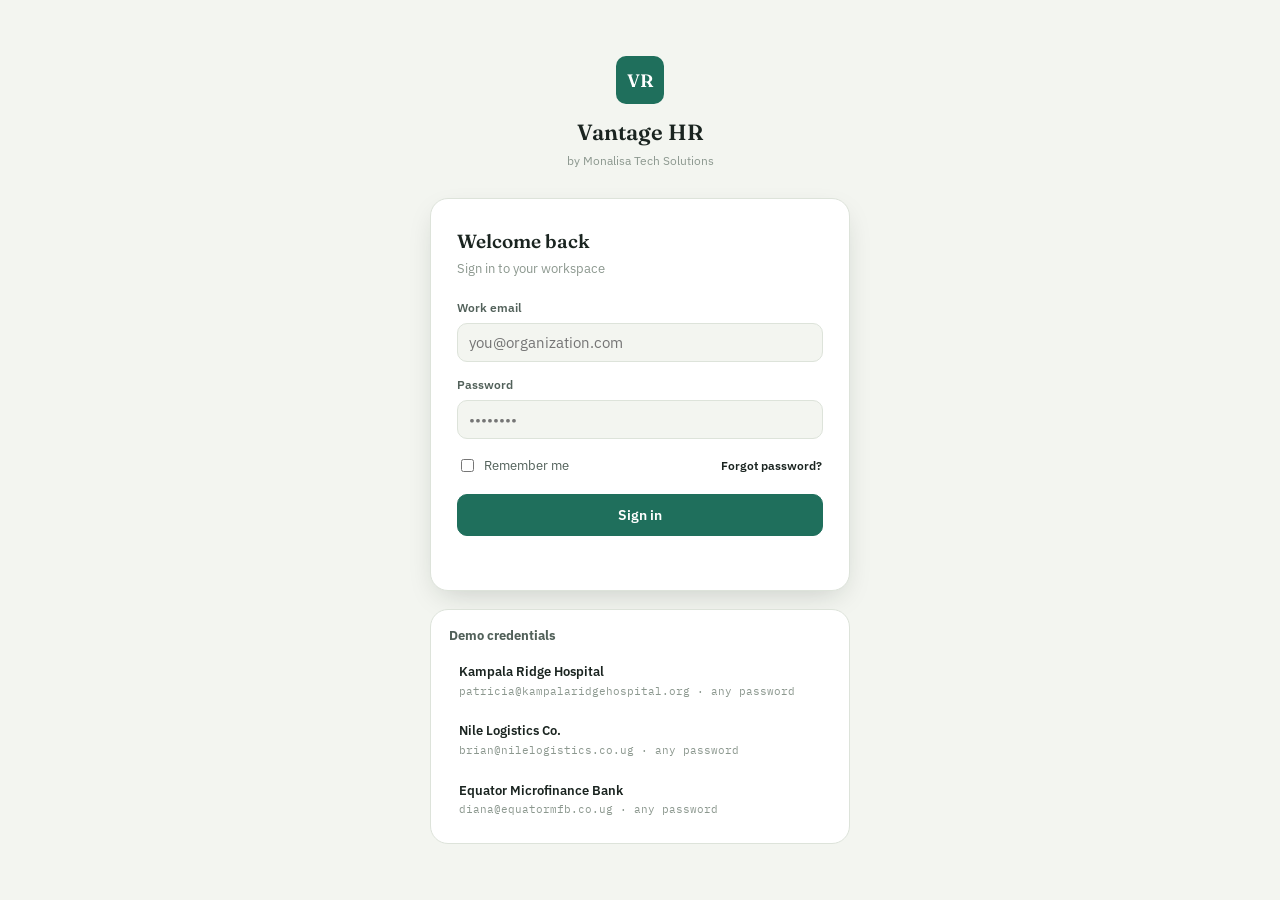
<file: app.html>
<!DOCTYPE html>
<html lang="en" data-theme="light">
<head>
<meta charset="UTF-8">
<meta name="viewport" content="width=device-width, initial-scale=1.0">
<title>Vantage HR</title>
<link rel="preconnect" href="https://fonts.googleapis.com">
<link rel="preconnect" href="https://fonts.gstatic.com" crossorigin>
<link href="https://fonts.googleapis.com/css2?family=Fraunces:ital,opsz,wght@0,9..144,400;0,9..144,500;0,9..144,600;0,9..144,700;1,9..144,500&family=IBM+Plex+Sans:wght@400;500;600;700&family=IBM+Plex+Mono:wght@400;500&display=swap" rel="stylesheet">
<link rel="stylesheet" href="styles.css">
</head>
<body>

<!-- LOGIN SCREEN -->
<div id="login-screen">
  <div class="login-wrap">
    <div class="login-brand">
      <div class="org-mark" style="width:48px;height:48px;font-size:18px;" id="login-mark">VR</div>
      <div class="login-brand-name">Vantage HR</div>
      <div class="login-brand-tag">by Monalisa Tech Solutions</div>
    </div>
    <div class="login-card">
      <h2 class="login-title">Welcome back</h2>
      <p class="login-sub">Sign in to your workspace</p>
      <div class="field">
        <label for="login-email">Work email</label>
        <input type="email" id="login-email" placeholder="you@organization.com" autocomplete="username">
      </div>
      <div class="field">
        <label for="login-password">Password</label>
        <input type="password" id="login-password" placeholder="••••••••" autocomplete="current-password">
      </div>
      <div class="login-options">
        <label class="login-remember"><input type="checkbox" id="login-remember"> Remember me</label>
        <button class="btn-quiet btn" style="font-size:12px; padding:4px 0;">Forgot password?</button>
      </div>
      <button class="btn btn-primary login-submit" id="login-submit">Sign in</button>
      <div class="login-hint" id="login-hint"></div>
    </div>
    <div class="login-demo-note">
      <div class="settings-section-title" style="margin-bottom:8px;">Demo credentials</div>
      <div class="login-demo-row" data-demo-email="patricia@kampalaridgehospital.org" data-demo-tenant="krh">
        <span class="login-demo-org">Kampala Ridge Hospital</span>
        <span class="login-demo-cred">patricia@kampalaridgehospital.org · any password</span>
      </div>
      <div class="login-demo-row" data-demo-email="brian@nilelogistics.co.ug" data-demo-tenant="nlc">
        <span class="login-demo-org">Nile Logistics Co.</span>
        <span class="login-demo-cred">brian@nilelogistics.co.ug · any password</span>
      </div>
      <div class="login-demo-row" data-demo-email="diana@equatormfb.co.ug" data-demo-tenant="emb">
        <span class="login-demo-org">Equator Microfinance Bank</span>
        <span class="login-demo-cred">diana@equatormfb.co.ug · any password</span>
      </div>
    </div>
  </div>
</div>

<div id="shell">

  <div id="sidebar-overlay"></div>

  <aside id="sidebar" aria-label="Primary">
    <div class="brand-row">
      <div class="org-mark" id="org-mark">KR</div>
      <div class="brand-text">
        <div class="org-name" id="org-name">Kampala Ridge Hospital</div>
        <div class="platform-name">Vantage HR</div>
      </div>
    </div>

    <nav class="main-nav" aria-label="Modules">
      <div class="nav-section-label">Workspace</div>
      <button class="nav-item active" data-page="dashboard" data-implemented="true">
        <svg viewBox="0 0 24 24" fill="none" stroke-width="1.6"><rect x="3.5" y="3.5" width="7" height="7" rx="1.5"/><rect x="13.5" y="3.5" width="7" height="7" rx="1.5"/><rect x="3.5" y="13.5" width="7" height="7" rx="1.5"/><rect x="13.5" y="13.5" width="7" height="7" rx="1.5"/></svg>
        Dashboard
      </button>
      <button class="nav-item" data-page="employees" data-implemented="true">
        <svg viewBox="0 0 24 24" fill="none" stroke-width="1.6"><circle cx="9" cy="8" r="3.2"/><path d="M3.5 19c0-3.3 2.5-5.5 5.5-5.5s5.5 2.2 5.5 5.5"/><circle cx="17" cy="8.5" r="2.6"/><path d="M15.5 13.6c2.6.2 4.7 2.3 4.7 5.4"/></svg>
        Employees
      </button>
      <button class="nav-item" data-page="leave" data-implemented="true">
        <svg viewBox="0 0 24 24" fill="none" stroke-width="1.6"><rect x="3.5" y="4.5" width="17" height="16" rx="2"/><path d="M3.5 9.5h17"/><path d="M8 3v3M16 3v3"/><path d="M7.5 14l2 2 4-4.2"/></svg>
        Leave &amp; Attendance
      </button>
      <button class="nav-item" data-page="recruitment" data-implemented="true">
        <svg viewBox="0 0 24 24" fill="none" stroke-width="1.6"><rect x="3.5" y="7.5" width="17" height="12" rx="2"/><path d="M8.5 7.5v-2a2 2 0 0 1 2-2h3a2 2 0 0 1 2 2v2"/><path d="M3.5 13h17"/></svg>
        Recruitment
      </button>
      <button class="nav-item" data-page="payroll" data-implemented="true">
        <svg viewBox="0 0 24 24" fill="none" stroke-width="1.6"><rect x="3" y="6" width="18" height="13" rx="2"/><path d="M3 10h18"/><circle cx="7" cy="14.5" r="1"/></svg>
        Payroll
      </button>
      <button class="nav-item" data-page="performance" data-implemented="true">
        <svg viewBox="0 0 24 24" fill="none" stroke-width="1.6"><circle cx="12" cy="12" r="8.5"/><circle cx="12" cy="12" r="4.5"/><circle cx="12" cy="12" r=".8" fill="currentColor" stroke="none"/></svg>
        Performance
      </button>
      <button class="nav-item" data-page="orgchart" data-implemented="true">
        <svg viewBox="0 0 24 24" fill="none" stroke-width="1.6"><rect x="9" y="2" width="6" height="4" rx="1"/><rect x="2" y="18" width="5" height="4" rx="1"/><rect x="9.5" y="18" width="5" height="4" rx="1"/><rect x="17" y="18" width="5" height="4" rx="1"/><path d="M12 6v4M4.5 18v-3a2 2 0 0 1 2-2h11a2 2 0 0 1 2 2v3M12 10v3"/></svg>
        Org Chart
      </button>
      <button class="nav-item" data-page="benefits" data-implemented="true">
        <svg viewBox="0 0 24 24" fill="none" stroke-width="1.6"><path d="M12 21s-8-4.5-8-11a8 8 0 0 1 16 0c0 6.5-8 11-8 11z"/></svg>
        Benefits
      </button>
      <button class="nav-item" data-page="expenses" data-implemented="true">
        <svg viewBox="0 0 24 24" fill="none" stroke-width="1.6"><rect x="2" y="5" width="20" height="14" rx="2"/><path d="M2 10h20"/><circle cx="7" cy="15" r="1.2" fill="currentColor" stroke="none"/></svg>
        Expenses
      </button>
      <button class="nav-item" data-page="assets" data-implemented="true">
        <svg viewBox="0 0 24 24" fill="none" stroke-width="1.6"><rect x="2" y="3" width="20" height="14" rx="2"/><path d="M8 21h8M12 17v4"/></svg>
        Assets
      </button>
      <button class="nav-item" data-page="learning" data-implemented="true">
        <svg viewBox="0 0 24 24" fill="none" stroke-width="1.6"><path d="M2 3h6a4 4 0 0 1 4 4v14a3 3 0 0 0-3-3H2z"/><path d="M22 3h-6a4 4 0 0 0-4 4v14a3 3 0 0 1 3-3h7z"/></svg>
        Learning &amp; Dev
      </button>
      <button class="nav-item" data-page="engagement" data-implemented="true">
        <svg viewBox="0 0 24 24" fill="none" stroke-width="1.6"><path d="M21 15a2 2 0 0 1-2 2H7l-4 4V5a2 2 0 0 1 2-2h14a2 2 0 0 1 2 2z"/></svg>
        Engagement
      </button>
      <button class="nav-item" data-page="servicedesk" data-implemented="true">
        <svg viewBox="0 0 24 24" fill="none" stroke-width="1.6"><circle cx="12" cy="12" r="9"/><path d="M12 8v4l3 3"/></svg>
        Service Desk
      </button>
      <button class="nav-item" data-page="announcements" data-implemented="true">
        <svg viewBox="0 0 24 24" fill="none" stroke-width="1.6"><path d="M22 12h-4l-3 9L9 3l-3 9H2"/></svg>
        Announcements
      </button>
      <button class="nav-item" data-page="travel" data-implemented="true">
        <svg viewBox="0 0 24 24" fill="none" stroke-width="1.6"><path d="M12 2L2 7l10 5 10-5-10-5z"/><path d="M2 17l10 5 10-5"/><path d="M2 12l10 5 10-5"/></svg>
        Travel
      </button>
      <button class="nav-item" data-page="onboarding" data-implemented="true">
        <svg viewBox="0 0 24 24" fill="none" stroke-width="1.6"><path d="M16 21v-2a4 4 0 0 0-4-4H6a4 4 0 0 0-4 4v2"/><circle cx="9" cy="7" r="4"/><path d="M22 21v-2a4 4 0 0 0-3-3.87"/><path d="M16 3.13a4 4 0 0 1 0 7.75"/></svg>
        Onboarding
      </button>
      <button class="nav-item" data-page="knowledge" data-implemented="true">
        <svg viewBox="0 0 24 24" fill="none" stroke-width="1.6"><path d="M4 19.5A2.5 2.5 0 0 1 6.5 17H20"/><path d="M6.5 2H20v20H6.5A2.5 2.5 0 0 1 4 19.5v-15A2.5 2.5 0 0 1 6.5 2z"/></svg>
        Knowledge Base
      </button>
      <button class="nav-item" data-page="succession" data-implemented="true">
        <svg viewBox="0 0 24 24" fill="none" stroke-width="1.6"><path d="M17 21v-2a4 4 0 0 0-4-4H5a4 4 0 0 0-4 4v2"/><circle cx="9" cy="7" r="4"/><polyline points="16 11 18 13 22 9"/></svg>
        Succession
      </button>
      <button class="nav-item" data-page="workforce" data-implemented="true">
        <svg viewBox="0 0 24 24" fill="none" stroke-width="1.6"><line x1="18" y1="20" x2="18" y2="10"/><line x1="12" y1="20" x2="12" y2="4"/><line x1="6" y1="20" x2="6" y2="14"/></svg>
        Workforce Plan
      </button>
      <button class="nav-item" data-page="compensation" data-implemented="true">
        <svg viewBox="0 0 24 24" fill="none" stroke-width="1.6"><circle cx="12" cy="12" r="10"/><path d="M12 6v6l4 2"/></svg>
        Compensation
      </button>
      <button class="nav-item" data-page="executive" data-implemented="true">
        <svg viewBox="0 0 24 24" fill="none" stroke-width="1.6"><rect x="3" y="3" width="7" height="7"/><rect x="14" y="3" width="7" height="7"/><rect x="14" y="14" width="7" height="7"/><rect x="3" y="14" width="7" height="7"/></svg>
        Executive
      </button>
      <button class="nav-item" data-page="signatures" data-implemented="true">
        <svg viewBox="0 0 24 24" fill="none" stroke-width="1.6"><path d="M12 20h9"/><path d="M16.5 3.5a2.121 2.121 0 0 1 3 3L7 19l-4 1 1-4L16.5 3.5z"/></svg>
        e-Signatures
      </button>
      <button class="nav-item" data-page="notifications" data-implemented="true">
        <svg viewBox="0 0 24 24" fill="none" stroke-width="1.6"><path d="M6 9.5a6 6 0 0 1 12 0c0 4 1.5 5.5 1.5 5.5h-15S6 13.5 6 9.5Z"/><path d="M10 18a2.2 2.2 0 0 0 4 0"/></svg>
        Notifications
        <span class="bell-badge" id="nav-notif-badge" style="position:relative;top:-1px;left:-2px;width:7px;height:7px;border-radius:50%;background:var(--danger);display:inline-block;"></span>
      </button>
      <button class="nav-item" data-page="reports" data-implemented="true">
        <svg viewBox="0 0 24 24" fill="none" stroke-width="1.6"><path d="M4 20V10M11 20V4M18 20v-7"/></svg>
        Reports
      </button>
      <button class="nav-item" data-page="settings" data-implemented="true">
        <svg viewBox="0 0 24 24" fill="none" stroke-width="1.6"><circle cx="12" cy="12" r="3"/><path d="M19.4 13.5a1.7 1.7 0 0 0 .34 1.87l.06.06a2 2 0 1 1-2.83 2.83l-.06-.06a1.7 1.7 0 0 0-1.87-.34 1.7 1.7 0 0 0-1 1.55V19.6a2 2 0 1 1-4 0v-.1a1.7 1.7 0 0 0-1.1-1.55 1.7 1.7 0 0 0-1.87.34l-.06.06a2 2 0 1 1-2.83-2.83l.06-.06a1.7 1.7 0 0 0 .34-1.87 1.7 1.7 0 0 0-1.55-1H3.4a2 2 0 1 1 0-4h.1a1.7 1.7 0 0 0 1.55-1.1 1.7 1.7 0 0 0-.34-1.87l-.06-.06a2 2 0 1 1 2.83-2.83l.06.06a1.7 1.7 0 0 0 1.87.34h.06a1.7 1.7 0 0 0 1-1.55V3.4a2 2 0 1 1 4 0v.1a1.7 1.7 0 0 0 1 1.55h.06a1.7 1.7 0 0 0 1.87-.34l.06-.06a2 2 0 1 1 2.83 2.83l-.06.06a1.7 1.7 0 0 0-.34 1.87v.06a1.7 1.7 0 0 0 1.55 1H20.6a2 2 0 1 1 0 4h-.1a1.7 1.7 0 0 0-1.55 1z"/></svg>
        Settings
      </button>
    </nav>

    <div class="sidebar-foot">
      <div class="credit">Powered by<br><strong>Monalisa Tech Solutions</strong></div>
      <button class="icon-btn" id="theme-toggle" aria-label="Toggle dark mode">
        <svg id="theme-icon" viewBox="0 0 24 24" fill="none" stroke-width="1.6"><circle cx="12" cy="12" r="4.5"/><path d="M12 2.5v2.2M12 19.3v2.2M4.2 4.2l1.6 1.6M18.2 18.2l1.6 1.6M2.5 12h2.2M19.3 12h2.2M4.2 19.8l1.6-1.6M18.2 5.8l1.6-1.6"/></svg>
      </button>
    </div>
  </aside>

  <div id="main">
    <header id="topbar">
      <button id="hamburger" class="icon-btn" aria-label="Open menu">
        <svg viewBox="0 0 24 24" fill="none" stroke-width="1.6"><path d="M3.5 6.5h17M3.5 12h17M3.5 17.5h17"/></svg>
      </button>

      <div class="tenant-switch">
        <button class="tenant-btn" id="tenant-btn" aria-haspopup="true" aria-expanded="false">
          <span class="dot" id="tenant-dot"></span>
          <span id="tenant-btn-label">Kampala Ridge Hospital</span>
          <svg viewBox="0 0 24 24" fill="none" stroke-width="2"><path d="M6 9l6 6 6-6"/></svg>
        </button>
        <div class="tenant-menu" id="tenant-menu" role="menu"></div>
      </div>

      <button class="gs-trigger" id="gs-trigger-btn" aria-label="Open search" data-tooltip="Search everything  ⌘K">
        <svg viewBox="0 0 24 24" fill="none" stroke-width="1.8"><circle cx="11" cy="11" r="6.5"/><path d="M20 20l-3.8-3.8"/></svg>
        <span>Search…</span>
        <span class="gs-kbd">⌘K</span>
      </button>

      <div class="topbar-right">
        <button class="plan-pill" id="plan-pill">Growth plan</button>
        <button class="icon-btn bell-wrap" aria-label="Notifications" id="bell-btn" data-tooltip="Notifications">
          <svg viewBox="0 0 24 24" fill="none" stroke-width="1.6"><path d="M6 9.5a6 6 0 0 1 12 0c0 4 1.5 5.5 1.5 5.5h-15S6 13.5 6 9.5Z"/><path d="M10 18a2.2 2.2 0 0 0 4 0"/></svg>
          <span class="bell-badge" id="bell-badge-count" style="display:none; position:absolute; top:4px; right:4px; min-width:16px; height:16px; border-radius:999px; background:var(--danger); color:#fff; font-size:9px; font-weight:700; display:none; align-items:center; justify-content:center; padding:0 3px;"></span>
        </button>
        <button class="user-chip" id="user-chip" data-tooltip="Go to Settings">
          <span class="avatar" id="user-avatar">PN</span>
          <span class="who">
            <span class="n" id="user-name">Patricia Nantongo</span>
            <span class="r" id="user-role">HR Manager</span>
          </span>
        </button>
        <a href="portal.html" target="_blank" class="icon-btn" aria-label="Open employee portal" data-tooltip="Employee self-service portal" style="text-decoration:none;">
          <svg viewBox="0 0 24 24" fill="none" stroke-width="1.6" width="18" height="18"><path d="M18 20a6 6 0 0 0-12 0"/><circle cx="12" cy="10" r="4"/><path d="M21 20a9 9 0 1 0-18 0"/></svg>
        </a>
        <button class="icon-btn" id="signout-topbar-btn" aria-label="Sign out" data-tooltip="Sign out">
          <svg viewBox="0 0 24 24" fill="none" stroke-width="1.6"><path d="M9 21H5a2 2 0 0 1-2-2V5a2 2 0 0 1 2-2h4"/><polyline points="16 17 21 12 16 7"/><line x1="21" y1="12" x2="9" y2="12"/></svg>
        </button>
      </div>
    </header>

    <button id="mobile-menu-btn" aria-label="Open navigation">
      <svg viewBox="0 0 24 24" fill="none" stroke-width="2"><line x1="3" y1="6" x2="21" y2="6"/><line x1="3" y1="12" x2="21" y2="12"/><line x1="3" y1="18" x2="21" y2="18"/></svg>
    </button>

    <div id="content">

      <!-- DASHBOARD -->
      <section class="page visible" id="page-dashboard">
        <div class="page-header">
          <div>
            <h1 id="greeting">Good morning</h1>
            <div class="sub" id="today-date"></div>
          </div>
        </div>

        <div class="quick-actions" id="quick-actions-row"></div>

        <div class="kpi-row" id="kpi-row"></div>

        <div class="panels">
          <div>
            <div class="panel" style="margin-bottom:16px;">
              <div class="panel-head">
                <h3>Headcount by department</h3>
                <span class="hint" id="dept-total-hint"></span>
              </div>
              <div id="dept-chart"></div>
            </div>
            <div class="panel">
              <div class="panel-head">
                <h3>Team at a glance</h3>
                <span class="hint">Today</span>
              </div>
              <div id="team-glance-list"></div>
            </div>
          </div>
          <div>
            <div class="panel" style="margin-bottom:16px;">
              <div class="panel-head">
                <h3>Needs your attention</h3>
                <span class="hint">Live</span>
              </div>
              <ul class="activity-list" id="activity-list"></ul>
            </div>
            <div class="panel">
              <div class="panel-head">
                <h3>Celebrations</h3>
                <span class="hint" id="celebr-hint">Birthdays &amp; anniversaries</span>
              </div>
              <div id="celebrations-list"></div>
              <ul class="celebr-list" id="celebr-list" style="display:none;"></ul>
            </div>
          </div>
        </div>
      </section>

      <!-- EMPLOYEES -->
      <section class="page" id="page-employees">
        <div class="page-header">
          <div>
            <h1>Employees</h1>
            <div class="sub" id="emp-sub"></div>
          </div>
          <div style="display:flex;gap:8px;">
            <label class="btn" id="csv-import-label" data-tooltip="Import employees from CSV" style="cursor:pointer;">
              <svg viewBox="0 0 24 24" fill="none" stroke-width="2"><path d="M21 15v4a2 2 0 0 1-2 2H5a2 2 0 0 1-2-2v-4"/><polyline points="17 8 12 3 7 8"/><line x1="12" y1="3" x2="12" y2="15"/></svg>
              Import CSV
              <input type="file" id="csv-import-input" accept=".csv" style="display:none;">
            </label>
            <button class="btn btn-primary" id="add-employee-btn">
              <svg viewBox="0 0 24 24" fill="none" stroke-width="2"><path d="M12 5v14M5 12h14"/></svg>
              Add employee
            </button>
          </div>
        </div>

        <div class="filters-bar">
          <div class="search-wrap">
            <svg viewBox="0 0 24 24" fill="none" stroke-width="1.8"><circle cx="11" cy="11" r="6.5"/><path d="M20 20l-3.8-3.8"/></svg>
            <input type="text" id="emp-search" placeholder="Search the directory" aria-label="Search employees">
          </div>
          <div class="chip-group" id="dept-chips"></div>
          <div class="chip-group" id="status-chips">
            <button class="chip active" data-status="All">All statuses</button>
            <button class="chip" data-status="Active">Active</button>
            <button class="chip" data-status="On leave">On leave</button>
            <button class="chip" data-status="Probation">Probation</button>
          </div>
          <div class="filters-spacer"></div>
          <span class="result-count" id="result-count"></span>
        </div>

        <div class="bulk-bar" id="bulk-bar" style="display:none;">
          <span id="bulk-count">0 selected</span>
          <div class="filters-spacer"></div>
          <button class="btn" id="bulk-export-btn">Export selected</button>
          <button class="btn btn-danger-text" id="bulk-archive-btn">Archive selected</button>
          <button class="btn btn-quiet" id="bulk-clear-btn">Clear</button>
        </div>

        <div class="table-wrap">
          <table class="emp-table">
            <thead>
              <tr>
                <th style="width:36px;"><input type="checkbox" id="select-all-emp" aria-label="Select all"></th>
                <th class="sortable" data-sort="name">Name <span class="arrow">↑</span></th>
                <th class="sortable" data-sort="department">Department <span class="arrow">↑</span></th>
                <th class="sortable" data-sort="status">Status <span class="arrow">↑</span></th>
                <th class="sortable" data-sort="hireDate">Start date <span class="arrow">↑</span></th>
                <th>Employee ID</th>
                <th></th>
              </tr>
            </thead>
            <tbody id="emp-tbody"></tbody>
          </table>
        </div>
      </section>

      <!-- LEAVE & ATTENDANCE -->
      <section class="page" id="page-leave">
        <div class="page-header">
          <div>
            <h1>Leave &amp; Attendance</h1>
            <div class="sub" id="leave-sub"></div>
          </div>
          <div style="display:flex; gap:8px;">
            <button class="btn" id="leave-policy-btn" onclick="openPolicyModal()">Leave policy</button>
            <button class="btn btn-quiet" id="go-shifts-btn">View shift schedule →</button>
          </div>
        </div>

        <div id="leave-policy-summary" style="margin-bottom:16px;"></div>

        <div class="panel" style="margin-bottom:16px;">
          <div class="panel-head">
            <h3>Team leave calendar</h3>
            <span class="hint">This week — who's off</span>
          </div>
          <div id="team-leave-calendar"></div>
        </div>

        <div class="kpi-row" id="leave-kpi-row"></div>

        <div class="panel" style="margin-bottom:16px;">
          <div class="panel-head">
            <h3>Pending requests</h3>
            <span class="hint" id="pending-hint"></span>
          </div>
          <div id="request-list"></div>
        </div>

        <div class="panel" style="margin-bottom:16px;">
          <div class="panel-head">
            <h3>Out this week</h3>
            <span class="hint">Approved and pending leave</span>
          </div>
          <div class="week-strip" id="week-strip"></div>
        </div>

        <div class="panel">
          <div class="panel-head">
            <h3>Today's attendance</h3>
            <span class="hint" id="attendance-hint"></span>
          </div>
          <div class="table-wrap" style="border:none;">
            <table class="emp-table" id="attendance-table">
              <thead>
                <tr>
                  <th>Name</th>
                  <th>Department</th>
                  <th>Clock in</th>
                  <th>Clock out</th>
                  <th>Status</th>
                </tr>
              </thead>
              <tbody id="attendance-tbody"></tbody>
            </table>
          </div>
        </div>

        <div class="panel" style="margin-top:16px;">
          <div class="panel-head">
            <h3>Public holidays</h3>
            <span class="hint">Uganda · 2026</span>
          </div>
          <div id="holiday-list"></div>
        </div>
      </section>

      <!-- RECRUITMENT -->
      <section class="page" id="page-recruitment">
        <div class="page-header">
          <div>
            <h1>Recruitment</h1>
            <div class="sub" id="recruit-sub"></div>
          </div>
          <div style="display:flex; gap:8px;">
            <button class="btn" id="view-careers-btn">View public job board ↗</button>
            <button class="btn btn-primary" id="add-opening-btn">
              <svg viewBox="0 0 24 24" fill="none" stroke-width="2"><path d="M12 5v14M5 12h14"/></svg>
              Post a job opening
            </button>
          </div>
        </div>

        <div class="kpi-row" id="recruit-kpi-row"></div>

        <div class="panel" style="margin-bottom:16px;">
          <div class="panel-head">
            <h3>Open roles</h3>
            <span class="hint">Select a role to filter the pipeline below</span>
          </div>
          <div id="openings-list"></div>
        </div>

        <div class="panel">
          <div class="panel-head">
            <h3>Candidate pipeline</h3>
            <span class="hint" id="pipeline-hint"></span>
          </div>
          <div class="recruit-toolbar">
            <div class="search-wrap" style="max-width:280px;">
              <svg viewBox="0 0 24 24" fill="none" stroke-width="1.8"><circle cx="11" cy="11" r="6.5"/><path d="M20 20l-3.8-3.8"/></svg>
              <input type="text" id="candidate-search" placeholder="Search candidates" aria-label="Search candidates">
            </div>
            <div id="role-filter-chip"></div>
          </div>
          <div class="kanban" id="kanban-board"></div>
        </div>
      </section>

      <!-- PAYROLL -->
      <section class="page" id="page-payroll">
        <div class="page-header">
          <div>
            <h1>Payroll</h1>
            <div class="sub" id="payroll-sub"></div>
          </div>
          <button class="btn btn-primary" id="run-payroll-btn">
            <svg viewBox="0 0 24 24" fill="none" stroke-width="2"><path d="M5 12h14M13 6l6 6-6 6"/></svg>
            Run payroll
          </button>
        </div>

        <div class="kpi-row" id="payroll-kpi-row"></div>

        <div class="panel" style="margin-bottom:16px;">
          <div class="panel-head">
            <h3>This month's pay run</h3>
          </div>
          <div class="payrun-card">
            <span class="payrun-status" id="payrun-status-badge"><span class="pdot"></span><span id="payrun-status-text">Scheduled</span></span>
            <div class="payrun-meta">
              <div class="pm-row" id="payrun-line-1">—</div>
              <div class="pm-row" id="payrun-line-2">—</div>
            </div>
          </div>
          <div class="payrun-note">Sample payroll figures for demonstration only, not tax or compliance guidance.</div>
        </div>

        <div class="panel" style="margin-bottom:16px;">
          <div class="panel-head">
            <h3>Past pay runs</h3>
          </div>
          <div id="payroll-history-list"></div>
        </div>

        <div class="panel" style="margin-bottom:16px;">
          <div class="panel-head">
            <h3>Payroll cost by department</h3>
            <span class="hint" id="payroll-total-hint"></span>
          </div>
          <div id="payroll-dept-chart"></div>
        </div>

        <div class="panel">
          <div class="panel-head">
            <h3>Salary register</h3>
            <span class="hint">Select a row to view a payslip</span>
          </div>
          <div class="table-wrap" style="border:none;">
            <table class="emp-table" id="salary-table">
              <thead>
                <tr>
                  <th>Name</th>
                  <th>Department</th>
                  <th>Gross salary</th>
                  <th>PAYE</th>
                  <th>NSSF (5%)</th>
                  <th>Net pay</th>
                </tr>
              </thead>
              <tbody id="salary-tbody"></tbody>
            </table>
          </div>
        </div>
      </section>

      <!-- PERFORMANCE -->
      <section class="page" id="page-performance">
        <div class="page-header">
          <div>
            <h1>Performance</h1>
            <div class="sub" id="perf-sub"></div>
          </div>
        </div>

        <div class="kpi-row" id="perf-kpi-row"></div>

        <div class="panel" style="margin-bottom:16px;">
          <div class="panel-head">
            <h3 id="review-cycle-title">Review cycle</h3>
            <span class="hint" id="review-hint"></span>
          </div>
          <div style="display:flex; justify-content:flex-end; margin-bottom:10px;">
            <button class="btn btn-quiet" id="new-cycle-btn" style="padding:6px 11px; font-size:11.5px; color:var(--ink-faint);">Start new cycle</button>
          </div>
          <div class="review-type-tabs" id="review-type-tabs">
            <button class="review-type-tab active" data-review-type="manager">Manager review</button>
            <button class="review-type-tab" data-review-type="self">Self review</button>
            <button class="review-type-tab" data-review-type="peer">Peer nominations</button>
          </div>
          <div id="review-list"></div>
        </div>

        <div class="panel" style="margin-bottom:16px;">
          <div class="panel-head">
            <h3>Average rating by department</h3>
            <span class="hint">Completed reviews only</span>
          </div>
          <div id="rating-chart"></div>
        </div>

        <div class="panel">
          <div class="panel-head">
            <h3>Goals &amp; objectives</h3>
            <span class="hint" id="goals-hint"></span>
          </div>
          <div style="display:flex; justify-content:flex-end; margin-bottom:10px;">
            <button class="btn" id="add-goal-btn" style="padding:7px 13px; font-size:12px;">Add goal</button>
          </div>
          <div id="goals-list"></div>
        </div>
      </section>

      <!-- REPORTS -->
      <section class="page" id="page-reports">
        <div class="page-header">
          <div>
            <h1>Reports</h1>
            <div class="sub" id="reports-sub"></div>
          </div>
          <div style="display:flex; gap:8px; flex-wrap:wrap; align-items:center;">
            <button class="btn btn-quiet" id="save-report-btn">⭐ Save report</button>
            <button class="btn" id="export-pdf-btn">
              <svg viewBox="0 0 24 24" fill="none" stroke-width="2"><path d="M14 2H6a2 2 0 0 0-2 2v16a2 2 0 0 0 2 2h12a2 2 0 0 0 2-2V8z"/><path d="M14 2v6h6"/></svg>
              Export PDF
            </button>
            <button class="btn btn-primary" id="export-csv-btn">
              <svg viewBox="0 0 24 24" fill="none" stroke-width="2"><path d="M12 3v12M7 10l5 5 5-5"/><path d="M4 19h16"/></svg>
              Export CSV
            </button>
          </div>
        </div>

        <div class="report-filter-bar">
          <div class="chip-group" id="report-tabs">
            <button class="chip active" data-tab="workforce">Workforce</button>
            <button class="chip" data-tab="attendance">Attendance</button>
            <button class="chip" data-tab="recruitment">Recruitment</button>
            <button class="chip" data-tab="payroll">Payroll</button>
            <button class="chip" data-tab="performance">Performance</button>
          </div>
          <div class="filters-spacer"></div>
          <div class="report-date-range">
            <label for="report-date-from" class="visually-hidden">From</label>
            <input type="date" id="report-date-from" aria-label="From date">
            <span style="color:var(--ink-faint); font-size:12px;">to</span>
            <label for="report-date-to" class="visually-hidden">To</label>
            <input type="date" id="report-date-to" aria-label="To date">
            <button class="btn btn-quiet" id="report-date-clear" style="font-size:12px; padding:7px 10px;">Clear</button>
          </div>
        </div>

        <div id="report-body"></div>

        <div class="panel" style="margin-top:16px;">
          <div class="panel-head"><h3>Saved reports</h3></div>
          <div id="saved-reports-list"></div>
        </div>
      </section>

      <!-- SETTINGS -->
      <section class="page" id="page-settings">
        <div class="page-header">
          <div>
            <h1>Settings</h1>
            <div class="sub" id="settings-sub"></div>
          </div>
        </div>

        <div class="chip-group" id="settings-tabs" style="margin-bottom:18px;">
          <button class="chip active" data-tab="general">General</button>
          <button class="chip" data-tab="team">Team</button>
          <button class="chip" data-tab="billing">Billing</button>
          <button class="chip" data-tab="security">Security</button>
          <button class="chip" data-tab="api">API &amp; Webhooks</button>
        </div>

        <div id="settings-body"></div>
      </section>

      <!-- ORG CHART -->
      <section class="page" id="page-orgchart">
        <div class="page-header">
          <div><h1>Org Chart</h1><div class="sub" id="orgchart-sub"></div></div>
          <div style="display:flex; gap:8px;">
            <select id="orgchart-dept-filter" class="btn" style="font-size:12.5px; padding:8px 12px; cursor:pointer;">
              <option value="">All departments</option>
            </select>
          </div>
        </div>
        <div class="panel">
          <div class="org-chart-wrap" id="org-chart-wrap"></div>
        </div>
      </section>

      <!-- NOTIFICATIONS -->
      <section class="page" id="page-notifications">
        <div class="page-header">
          <div><h1>Notifications</h1><div class="sub" id="notif-sub"></div></div>
          <button class="btn btn-quiet" id="mark-all-read-btn">Mark all as read</button>
        </div>
        <div class="panel">
          <div id="notif-list"></div>
        </div>
      </section>

      <!-- SHIFTS -->
      <section class="page" id="page-shifts">
        <div class="page-header">
          <div><h1>Shift Scheduling</h1><div class="sub" id="shifts-sub"></div></div>
          <div style="display:flex; gap:8px; align-items:center;">
            <select id="shifts-dept-filter" class="btn" style="font-size:12.5px; padding:8px 12px; cursor:pointer;"></select>
            <button class="btn btn-primary" id="publish-shifts-btn">Publish schedule</button>
          </div>
        </div>
        <div class="kpi-row" id="shifts-kpi-row"></div>
        <div class="panel" style="margin-bottom:16px;">
          <div class="panel-head"><h3>Week of <span id="shifts-week-label"></span></h3>
            <div style="display:flex; gap:6px;">
              <button class="btn btn-quiet" id="shifts-prev-btn" style="padding:6px 10px; font-size:12px;">← Prev</button>
              <button class="btn btn-quiet" id="shifts-next-btn" style="padding:6px 10px; font-size:12px;">Next →</button>
            </div>
          </div>
          <div id="shift-grid-wrap"></div>
        </div>
        <div class="panel">
          <div class="panel-head"><h3>Shift types</h3></div>
          <div id="shift-legend"></div>
        </div>
      </section>

      <!-- BENEFITS -->
      <section class="page" id="page-benefits">
        <div class="page-header">
          <div><h1>Benefits</h1><div class="sub" id="benefits-sub"></div></div>
          <button class="btn btn-primary" id="add-benefit-btn">Add benefit</button>
        </div>
        <div class="kpi-row" id="benefits-kpi-row"></div>
        <div class="panel" style="margin-bottom:16px;">
          <div class="panel-head"><h3>Benefit catalogue</h3><span class="hint" id="benefits-catalog-hint"></span></div>
          <div id="benefits-catalog-list"></div>
        </div>
        <div class="panel">
          <div class="panel-head"><h3>Employee enrolments</h3></div>
          <div class="table-wrap" style="border:none;">
            <table class="emp-table">
              <thead><tr><th>Employee</th><th>Department</th><th>Enrolled benefits</th><th>Coverage value</th><th>Status</th></tr></thead>
              <tbody id="benefits-enrolment-tbody"></tbody>
            </table>
          </div>
        </div>
      </section>

      <!-- EXPENSES -->
      <section class="page" id="page-expenses">
        <div class="page-header">
          <div><h1>Expenses</h1><div class="sub" id="expenses-sub"></div></div>
          <button class="btn btn-primary" id="add-expense-btn">Submit claim</button>
        </div>
        <div class="kpi-row" id="expenses-kpi-row"></div>
        <div class="panel" style="margin-bottom:16px;">
          <div class="panel-head"><h3>Pending approval</h3><span class="hint" id="expenses-pending-hint"></span></div>
          <div id="expenses-pending-list"></div>
        </div>
        <div class="panel">
          <div class="panel-head"><h3>All expense claims</h3>
            <div class="chip-group" id="expense-status-chips">
              <button class="chip active" data-expense-status="All">All</button>
              <button class="chip" data-expense-status="Pending">Pending</button>
              <button class="chip" data-expense-status="Approved">Approved</button>
              <button class="chip" data-expense-status="Rejected">Rejected</button>
            </div>
          </div>
          <div class="table-wrap" style="border:none;">
            <table class="emp-table">
              <thead><tr><th>Employee</th><th>Category</th><th>Description</th><th>Amount</th><th>Date</th><th>Status</th></tr></thead>
              <tbody id="expenses-tbody"></tbody>
            </table>
          </div>
        </div>
      </section>

      <!-- ASSETS -->
      <section class="page" id="page-assets">
        <div class="page-header">
          <div><h1>Asset Management</h1><div class="sub" id="assets-sub"></div></div>
          <button class="btn btn-primary" id="add-asset-btn">Register asset</button>
        </div>
        <div class="kpi-row" id="assets-kpi-row"></div>
        <div class="filters-bar" style="margin-bottom:12px;">
          <div class="search-wrap" style="max-width:260px;">
            <svg viewBox="0 0 24 24" fill="none" stroke-width="1.8"><circle cx="11" cy="11" r="6.5"/><path d="M20 20l-3.8-3.8"/></svg>
            <input type="text" id="asset-search" placeholder="Search assets" aria-label="Search assets">
          </div>
          <div class="chip-group" id="asset-status-chips">
            <button class="chip active" data-asset-status="All">All</button>
            <button class="chip" data-asset-status="In use">In use</button>
            <button class="chip" data-asset-status="Available">Available</button>
            <button class="chip" data-asset-status="Maintenance">Maintenance</button>
          </div>
        </div>
        <div class="table-wrap">
          <table class="emp-table">
            <thead><tr><th>Asset</th><th>Category</th><th>Serial / Tag</th><th>Assigned to</th><th>Status</th><th>Value</th><th></th></tr></thead>
            <tbody id="assets-tbody"></tbody>
          </table>
        </div>
      </section>

      <!-- LEARNING & DEVELOPMENT -->
      <section class="page" id="page-learning">
        <div class="page-header">
          <div><h1>Learning &amp; Development</h1><div class="sub" id="learning-sub"></div></div>
          <button class="btn btn-primary" id="add-course-btn">Add course</button>
        </div>
        <div class="kpi-row" id="learning-kpi-row"></div>
        <div class="panel" style="margin-bottom:16px;">
          <div class="panel-head"><h3>Course catalogue</h3>
            <div class="chip-group" id="course-category-chips"></div>
          </div>
          <div id="course-list"></div>
        </div>
        <div class="panel">
          <div class="panel-head"><h3>Team progress</h3><span class="hint" id="learning-progress-hint"></span></div>
          <div class="table-wrap" style="border:none;">
            <table class="emp-table">
              <thead><tr><th>Employee</th><th>Department</th><th>Completed</th><th>In progress</th><th>Completion rate</th></tr></thead>
              <tbody id="learning-progress-tbody"></tbody>
            </table>
          </div>
        </div>
      </section>

      <!-- ENGAGEMENT & SURVEYS -->
      <section class="page" id="page-engagement">
        <div class="page-header">
          <div><h1>Engagement &amp; Surveys</h1><div class="sub" id="engagement-sub"></div></div>
          <button class="btn btn-primary" id="launch-survey-btn">Launch survey</button>
        </div>
        <div class="kpi-row" id="engagement-kpi-row"></div>
        <div class="panel" style="margin-bottom:16px;">
          <div class="panel-head"><h3>Active surveys</h3></div>
          <div id="surveys-active-list"></div>
        </div>
        <div class="panel" style="margin-bottom:16px;">
          <div class="panel-head"><h3>Pulse score trend</h3><span class="hint">Last 6 months</span></div>
          <div id="pulse-trend-chart"></div>
        </div>
        <div class="panel">
          <div class="panel-head"><h3>Recognition wall</h3>
            <button class="btn" id="give-recognition-btn" style="font-size:12px;padding:7px 13px;">Give recognition</button>
          </div>
          <div id="recognition-list"></div>
        </div>
      </section>

      <!-- SERVICE DESK -->
      <section class="page" id="page-servicedesk">
        <div class="page-header">
          <div><h1>Service Desk</h1><div class="sub" id="servicedesk-sub"></div></div>
          <button class="btn btn-primary" id="new-ticket-btn">New ticket</button>
        </div>
        <div class="kpi-row" id="servicedesk-kpi-row"></div>
        <div class="panel" style="margin-bottom:16px;">
          <div class="panel-head"><h3>Open tickets</h3>
            <div class="chip-group" id="ticket-filter-chips">
              <button class="chip active" data-ticket-filter="All">All</button>
              <button class="chip" data-ticket-filter="Open">Open</button>
              <button class="chip" data-ticket-filter="In progress">In progress</button>
              <button class="chip" data-ticket-filter="Resolved">Resolved</button>
            </div>
          </div>
          <div id="ticket-list"></div>
        </div>
      </section>

      <!-- ANNOUNCEMENTS -->
      <section class="page" id="page-announcements">
        <div class="page-header">
          <div><h1>Announcements</h1><div class="sub" id="announcements-sub"></div></div>
          <button class="btn btn-primary" id="new-announcement-btn">New announcement</button>
        </div>
        <div id="announcements-list"></div>
      </section>

      <!-- TRAVEL -->
      <section class="page" id="page-travel">
        <div class="page-header">
          <div><h1>Travel Management</h1><div class="sub" id="travel-sub"></div></div>
          <button class="btn btn-primary" id="new-travel-btn">Request travel</button>
        </div>
        <div class="kpi-row" id="travel-kpi-row"></div>
        <div class="panel" style="margin-bottom:16px;">
          <div class="panel-head"><h3>Pending approvals</h3><span class="hint" id="travel-pending-hint"></span></div>
          <div id="travel-pending-list"></div>
        </div>
        <div class="panel">
          <div class="panel-head"><h3>All travel requests</h3></div>
          <div class="table-wrap" style="border:none;">
            <table class="emp-table">
              <thead><tr><th>Traveller</th><th>Destination</th><th>Purpose</th><th>Dates</th><th>Est. cost</th><th>Status</th></tr></thead>
              <tbody id="travel-tbody"></tbody>
            </table>
          </div>
        </div>
      </section>

      <!-- ONBOARDING -->
      <section class="page" id="page-onboarding">
        <div class="page-header">
          <div><h1>Onboarding</h1><div class="sub" id="onboarding-sub"></div></div>
          <button class="btn btn-primary" id="start-onboarding-btn">Start onboarding</button>
        </div>
        <div class="kpi-row" id="onboarding-kpi-row"></div>
        <div class="panel" style="margin-bottom:16px;">
          <div class="panel-head"><h3>Active onboarding plans</h3></div>
          <div id="onboarding-active-list"></div>
        </div>
        <div class="panel">
          <div class="panel-head"><h3>Onboarding checklist template</h3><span class="hint">Applied to all new hires</span></div>
          <div id="onboarding-checklist"></div>
        </div>
      </section>

      <!-- KNOWLEDGE BASE -->
      <section class="page" id="page-knowledge">
        <div class="page-header">
          <div><h1>Knowledge Base</h1><div class="sub" id="knowledge-sub"></div></div>
          <button class="btn btn-primary" id="new-article-btn">New article</button>
        </div>
        <div class="filters-bar" style="margin-bottom:12px;">
          <div class="search-wrap" style="max-width:300px;">
            <svg viewBox="0 0 24 24" fill="none" stroke-width="1.8"><circle cx="11" cy="11" r="6.5"/><path d="M20 20l-3.8-3.8"/></svg>
            <input type="text" id="knowledge-search" placeholder="Search articles and policies" aria-label="Search knowledge base">
          </div>
          <div class="chip-group" id="knowledge-category-chips"></div>
        </div>
        <div id="knowledge-list"></div>
      </section>

      <!-- SUCCESSION PLANNING -->
      <section class="page" id="page-succession">
        <div class="page-header">
          <div><h1>Succession Planning</h1><div class="sub" id="succession-sub"></div></div>
          <button class="btn btn-primary" id="add-successor-btn">Add successor</button>
        </div>
        <div class="kpi-row" id="succession-kpi-row"></div>
        <div class="panel" style="margin-bottom:16px;">
          <div class="panel-head"><h3>Key role succession map</h3><span class="hint">Readiness ratings: 🟢 Ready now · 🟡 Ready in 1–2 years · 🔴 Development needed</span></div>
          <div id="succession-map"></div>
        </div>
        <div class="panel">
          <div class="panel-head"><h3>Talent pipeline</h3><span class="hint" id="succession-pipeline-hint"></span></div>
          <div id="succession-pipeline"></div>
        </div>
      </section>

      <!-- WORKFORCE PLANNING -->
      <section class="page" id="page-workforce">
        <div class="page-header">
          <div><h1>Workforce Planning</h1><div class="sub" id="workforce-sub"></div></div>
          <button class="btn btn-primary" id="add-headcount-btn">Add plan</button>
        </div>
        <div class="kpi-row" id="workforce-kpi-row"></div>
        <div class="panel" style="margin-bottom:16px;">
          <div class="panel-head"><h3>Headcount forecast vs. actual</h3><span class="hint">Next 6 months</span></div>
          <div id="workforce-forecast-chart"></div>
        </div>
        <div class="panel" style="margin-bottom:16px;">
          <div class="panel-head"><h3>Budget vs. actual payroll cost</h3></div>
          <div id="workforce-budget-chart"></div>
        </div>
        <div class="panel">
          <div class="panel-head"><h3>Department headcount plan</h3></div>
          <div class="table-wrap" style="border:none;">
            <table class="emp-table">
              <thead><tr><th>Department</th><th>Current</th><th>Planned</th><th>Variance</th><th>Open reqs</th><th>Budget (UGX)</th></tr></thead>
              <tbody id="workforce-dept-tbody"></tbody>
            </table>
          </div>
        </div>
      </section>

      <!-- COMPENSATION PLANNING -->
      <section class="page" id="page-compensation">
        <div class="page-header">
          <div><h1>Compensation Planning</h1><div class="sub" id="compensation-sub"></div></div>
          <button class="btn btn-primary" id="run-merit-btn">Run merit cycle</button>
        </div>
        <div class="kpi-row" id="compensation-kpi-row"></div>
        <div class="panel" style="margin-bottom:16px;">
          <div class="panel-head"><h3>Salary bands</h3><span class="hint">By grade / department</span></div>
          <div id="salary-bands-list"></div>
        </div>
        <div class="panel" style="margin-bottom:16px;">
          <div class="panel-head"><h3>Merit increase proposals</h3><span class="hint" id="merit-cycle-label"></span></div>
          <div class="table-wrap" style="border:none;">
            <table class="emp-table">
              <thead><tr><th>Employee</th><th>Department</th><th>Current salary</th><th>Proposed increase</th><th>New salary</th><th>Justification</th><th>Status</th></tr></thead>
              <tbody id="merit-tbody"></tbody>
            </table>
          </div>
        </div>
        <div class="panel">
          <div class="panel-head"><h3>Pay equity overview</h3><span class="hint">Avg salary by department</span></div>
          <div id="pay-equity-chart"></div>
        </div>
      </section>

      <!-- EXECUTIVE DASHBOARD -->
      <section class="page" id="page-executive">
        <div class="page-header">
          <div><h1>Executive Overview</h1><div class="sub" id="executive-sub"></div></div>
          <button class="btn" id="exec-print-btn">Export report</button>
        </div>
        <div id="exec-org-switcher" style="display:flex;gap:8px;margin-bottom:18px;flex-wrap:wrap;"></div>
        <div id="executive-kpi-grid"></div>
        <div class="report-panels" style="margin-top:16px;">
          <div class="panel"><div class="panel-head"><h3>Headcount by org</h3></div><div id="exec-headcount-chart"></div></div>
          <div class="panel"><div class="panel-head"><h3>Payroll cost by org</h3></div><div id="exec-payroll-chart"></div></div>
        </div>
        <div class="report-panels" style="margin-top:16px;">
          <div class="panel"><div class="panel-head"><h3>Avg. pulse score by org</h3></div><div id="exec-pulse-chart"></div></div>
          <div class="panel"><div class="panel-head"><h3>Open roles by org</h3></div><div id="exec-roles-chart"></div></div>
        </div>
        <div class="panel" style="margin-top:16px;">
          <div class="panel-head"><h3>Pending actions across all orgs</h3></div>
          <div id="exec-pending-list"></div>
        </div>
      </section>

      <!-- DIGITAL SIGNATURES -->
      <section class="page" id="page-signatures">
        <div class="page-header">
          <div><h1>e-Signatures</h1><div class="sub" id="signatures-sub"></div></div>
          <button class="btn btn-primary" id="new-signature-request-btn">Request signature</button>
        </div>
        <div class="kpi-row" id="signatures-kpi-row"></div>
        <div class="panel" style="margin-bottom:16px;">
          <div class="panel-head"><h3>Pending signatures</h3><span class="hint" id="sig-pending-hint"></span></div>
          <div id="sig-pending-list"></div>
        </div>
        <div class="panel">
          <div class="panel-head"><h3>All signature requests</h3></div>
          <div class="table-wrap" style="border:none;">
            <table class="emp-table">
              <thead><tr><th>Document</th><th>Signee</th><th>Type</th><th>Requested</th><th>Deadline</th><th>Status</th><th></th></tr></thead>
              <tbody id="signatures-tbody"></tbody>
            </table>
          </div>
        </div>
      </section>

    </div>
  </div>
</div>

<!-- CAREERS / PUBLIC JOB BOARD -->
<div id="careers-view">
  <div class="careers-shell">
    <header class="careers-header">
      <div class="careers-brand">
        <div class="org-mark" id="careers-org-mark">--</div>
        <div>
          <div class="careers-org-name" id="careers-org-name">—</div>
          <div class="careers-org-tag">Careers</div>
        </div>
      </div>
      <button class="btn btn-quiet" id="careers-back-btn">← Back to Vantage HR</button>
    </header>
    <main class="careers-main">
      <div id="careers-roles-view">
        <h1 id="careers-title">Open roles</h1>
        <p class="careers-sub" id="careers-sub">Join the team. Here's what we're hiring for right now.</p>
        <div id="careers-roles-list"></div>
      </div>
      <div id="careers-apply-view" style="display:none;">
        <button class="btn btn-quiet" id="careers-apply-back" style="margin-bottom:18px;">← All roles</button>
        <h1 id="careers-apply-title">Apply</h1>
        <p class="careers-sub" id="careers-apply-sub"></p>
        <div class="careers-form">
          <div class="field">
            <label for="ca-name">Full name</label>
            <input type="text" id="ca-name" placeholder="e.g. Patience Nansamba">
          </div>
          <div class="field">
            <label for="ca-email">Email address</label>
            <input type="email" id="ca-email" placeholder="you@example.com">
          </div>
          <div class="field">
            <label for="ca-phone">Phone number</label>
            <input type="text" id="ca-phone" placeholder="+256 7xx xxx xxx">
          </div>
          <div class="field">
            <label for="ca-note">Tell us about yourself</label>
            <textarea id="ca-note" rows="4" placeholder="A short summary of your experience"></textarea>
          </div>
          <button class="btn btn-primary" id="careers-submit-btn">Submit application</button>
        </div>
      </div>
      <div id="careers-thanks-view" style="display:none;">
        <div class="careers-thanks">
          <div class="glyph">✓</div>
          <h2>Application received</h2>
          <p id="careers-thanks-text">Thanks for applying. The hiring team will be in touch if there's a match.</p>
          <button class="btn btn-primary" id="careers-thanks-back">View other roles</button>
        </div>
      </div>
    </main>
  </div>
</div>

<!-- DRAWER -->
<div id="drawer-overlay"></div>
<aside id="drawer" aria-label="Employee profile">
  <div class="drawer-head">
    <div class="top-row">
      <button class="icon-btn" id="drawer-edit" aria-label="Edit employee">
        <svg viewBox="0 0 24 24" fill="none" stroke-width="1.8"><path d="M16.5 3.5l4 4L8 20H4v-4Z"/></svg>
      </button>
      <button class="icon-btn" id="drawer-close" aria-label="Close panel">
        <svg viewBox="0 0 24 24" fill="none" stroke-width="1.8"><path d="M6 6l12 12M18 6L6 18"/></svg>
      </button>
    </div>
    <div class="drawer-profile">
      <div class="avatar" id="drawer-avatar">--</div>
      <div>
        <div class="name" id="drawer-name">—</div>
        <div class="title" id="drawer-title">—</div>
      </div>
    </div>
  </div>
  <div class="drawer-tabs" role="tablist">
    <button class="drawer-tab active" data-tab="overview" role="tab">Overview</button>
    <button class="drawer-tab" data-tab="timeoff" role="tab">Time off</button>
    <button class="drawer-tab" data-tab="goals" role="tab">Goals</button>
    <button class="drawer-tab" data-tab="documents" role="tab">Documents</button>
    <button class="drawer-tab" data-tab="history" role="tab">History</button>
  </div>
  <div class="drawer-body">
    <div class="drawer-pane active" id="pane-overview">
      <div class="info-grid">
        <div class="f"><label>Department</label><div class="v" id="ov-dept">—</div></div>
        <div class="f"><label>Status</label><div class="v" id="ov-status">—</div></div>
        <div class="f"><label>Employee ID</label><div class="v mono" id="ov-id">—</div></div>
        <div class="f"><label>Start date</label><div class="v" id="ov-hire">—</div></div>
        <div class="f full"><label>Work email</label><div class="v" id="ov-email">—</div></div>
        <div class="f full"><label>Phone</label><div class="v mono" id="ov-phone">—</div></div>
      </div>
    </div>
    <div class="drawer-pane" id="pane-timeoff"></div>
    <div class="drawer-pane" id="pane-goals"></div>
    <div class="drawer-pane" id="pane-documents"></div>
    <div class="drawer-pane" id="pane-history"></div>
  </div>
</aside>

<!-- ADD EMPLOYEE MODAL -->
<div id="modal-overlay">
  <div id="modal" role="dialog" aria-modal="true" aria-labelledby="modal-title">
    <div class="modal-head">
      <h3 id="modal-title">Add an employee</h3>
      <button class="icon-btn" id="modal-close" aria-label="Close">
        <svg viewBox="0 0 24 24" fill="none" stroke-width="1.8"><path d="M6 6l12 12M18 6L6 18"/></svg>
      </button>
    </div>
    <div class="modal-body">
      <div class="field">
        <label for="f-name">Full name</label>
        <input type="text" id="f-name" placeholder="e.g. Catherine Namusoke">
      </div>
      <div class="field">
        <label for="f-title">Job title</label>
        <input type="text" id="f-title" placeholder="e.g. Ward Nurse">
      </div>
      <div class="field">
        <label for="f-dept">Department</label>
        <select id="f-dept"></select>
      </div>
      <div class="field">
        <label for="f-status">Status</label>
        <select id="f-status">
          <option>Active</option>
          <option>Probation</option>
          <option>On leave</option>
        </select>
      </div>
      <div class="field">
        <label for="f-start">Start date</label>
        <input type="date" id="f-start">
      </div>
      <div class="field">
        <label for="f-salary">Monthly salary (UGX)</label>
        <input type="number" id="f-salary" placeholder="e.g. 1500000" min="0" step="10000">
      </div>
    </div>
    <div class="modal-foot">
      <button class="btn btn-quiet" id="modal-cancel">Cancel</button>
      <button class="btn btn-primary" id="modal-submit">Add employee</button>
    </div>
  </div>
</div>

<!-- POST OPENING MODAL -->
<div id="opening-modal-overlay">
  <div id="opening-modal" role="dialog" aria-modal="true" aria-labelledby="opening-modal-title">
    <div class="modal-head">
      <h3 id="opening-modal-title">Post a job opening</h3>
      <button class="icon-btn" id="opening-modal-close" aria-label="Close">
        <svg viewBox="0 0 24 24" fill="none" stroke-width="1.8"><path d="M6 6l12 12M18 6L6 18"/></svg>
      </button>
    </div>
    <div class="modal-body">
      <div class="field">
        <label for="o-title">Role title</label>
        <input type="text" id="o-title" placeholder="e.g. Theatre Nurse">
      </div>
      <div class="field">
        <label for="o-dept">Department</label>
        <select id="o-dept"></select>
      </div>
      <div class="field">
        <label for="o-location">Location</label>
        <input type="text" id="o-location" placeholder="e.g. Main Campus">
      </div>
      <div class="field">
        <label for="o-status">Status</label>
        <select id="o-status">
          <option>Open</option>
          <option>On hold</option>
        </select>
      </div>
    </div>
    <div class="modal-foot">
      <button class="btn btn-quiet" id="opening-modal-cancel">Cancel</button>
      <button class="btn btn-primary" id="opening-modal-submit">Post opening</button>
    </div>
  </div>
</div>

<!-- PAYSLIP MODAL -->
<div id="payslip-overlay">
  <div id="payslip-modal" role="dialog" aria-modal="true" aria-labelledby="payslip-name">
    <div class="payslip-head">
      <div>
        <div class="ph-name" id="payslip-name">—</div>
        <div class="ph-meta" id="payslip-meta">—</div>
      </div>
      <button class="icon-btn" id="payslip-close" aria-label="Close">
        <svg viewBox="0 0 24 24" fill="none" stroke-width="1.8"><path d="M6 6l12 12M18 6L6 18"/></svg>
      </button>
    </div>
    <div class="payslip-body" id="payslip-body"></div>
    <div class="payslip-adjust">
      <div class="settings-section-title" style="margin-bottom:10px;">One-time adjustments for this cycle</div>
      <div class="field-grid">
        <div class="field"><label for="ps-bonus">Bonus (UGX)</label><input type="number" id="ps-bonus" min="0" step="10000" placeholder="0"></div>
        <div class="field"><label for="ps-deduction">Deduction (UGX)</label><input type="number" id="ps-deduction" min="0" step="10000" placeholder="0"></div>
      </div>
      <button class="btn" id="ps-apply-adjust-btn" style="margin-top:4px;">Apply adjustment</button>
    </div>
    <div class="payslip-foot">
      <span>Sample figures for demonstration only. Not an official payslip or tax document.</span>
      <button class="btn btn-primary" id="payslip-print-btn">Print / Save as PDF</button>
    </div>
  </div>
</div>

<!-- REVIEW RATING MODAL -->
<div id="review-modal-overlay">
  <div id="review-modal" role="dialog" aria-modal="true" aria-labelledby="review-modal-title">
    <div class="modal-head">
      <h3 id="review-modal-title">Complete review</h3>
      <button class="icon-btn" id="review-modal-close" aria-label="Close">
        <svg viewBox="0 0 24 24" fill="none" stroke-width="1.8"><path d="M6 6l12 12M18 6L6 18"/></svg>
      </button>
    </div>
    <div class="review-modal-name" id="review-modal-name">—</div>
    <div class="star-picker" id="star-picker">
      <button data-star="1" aria-label="1 star">★</button>
      <button data-star="2" aria-label="2 stars">★</button>
      <button data-star="3" aria-label="3 stars">★</button>
      <button data-star="4" aria-label="4 stars">★</button>
      <button data-star="5" aria-label="5 stars">★</button>
    </div>
    <div class="modal-body" style="padding-top:0;">
      <div class="field">
        <label for="review-comment">Manager comments</label>
        <textarea id="review-comment" rows="3" placeholder="What stood out this cycle?" style="width:100%; padding:9px 11px; border:1px solid var(--border); border-radius:var(--r-md); background:var(--paper); color:var(--ink); font-family:inherit; resize:vertical;"></textarea>
      </div>
    </div>
    <div class="modal-foot">
      <button class="btn btn-quiet" id="review-modal-cancel">Cancel</button>
      <button class="btn btn-primary" id="review-modal-submit">Save rating</button>
    </div>
  </div>
</div>

<!-- INVITE TEAMMATE MODAL -->
<div id="invite-modal-overlay">
  <div id="invite-modal" role="dialog" aria-modal="true" aria-labelledby="invite-modal-title">
    <div class="modal-head">
      <h3 id="invite-modal-title">Invite a teammate</h3>
      <button class="icon-btn" id="invite-modal-close" aria-label="Close">
        <svg viewBox="0 0 24 24" fill="none" stroke-width="1.8"><path d="M6 6l12 12M18 6L6 18"/></svg>
      </button>
    </div>
    <div class="modal-body">
      <div class="field">
        <label for="inv-email">Work email</label>
        <input type="email" id="inv-email" placeholder="e.g. name@company.org">
      </div>
      <div class="field">
        <label for="inv-role">Role</label>
        <select id="inv-role">
          <option>Admin</option>
          <option>Billing admin</option>
          <option>Viewer</option>
        </select>
      </div>
    </div>
    <div class="modal-foot">
      <button class="btn btn-quiet" id="invite-modal-cancel">Cancel</button>
      <button class="btn btn-primary" id="invite-modal-submit">Send invite</button>
    </div>
  </div>
</div>

<!-- CANDIDATE DETAIL MODAL -->
<div id="candidate-modal-overlay">
  <div id="candidate-modal" role="dialog" aria-modal="true" aria-labelledby="candidate-modal-title">
    <div class="modal-head">
      <h3 id="candidate-modal-title">Candidate</h3>
      <button class="icon-btn" id="candidate-modal-close" aria-label="Close">
        <svg viewBox="0 0 24 24" fill="none" stroke-width="1.8"><path d="M6 6l12 12M18 6L6 18"/></svg>
      </button>
    </div>
    <div class="cand-modal-body">
      <div id="candidate-modal-meta" style="font-size:12.5px; color:var(--ink-faint); margin-bottom:14px;"></div>
      <div class="settings-section-title">Notes</div>
      <div id="candidate-notes-list"></div>
    </div>
    <div class="modal-body cand-add-note" style="padding-top:0;">
      <textarea id="candidate-note-text" rows="2" placeholder="Add an interview note or observation"></textarea>
      <button class="btn btn-primary" id="add-candidate-note-btn">Add note</button>
    </div>
  </div>
</div>

<!-- OFFER LETTER MODAL -->
<div id="offer-modal-overlay">
  <div id="offer-modal" role="dialog" aria-modal="true" aria-labelledby="offer-modal-title">
    <div class="modal-head">
      <h3 id="offer-modal-title">Offer letter</h3>
      <button class="icon-btn" id="offer-modal-close" aria-label="Close">
        <svg viewBox="0 0 24 24" fill="none" stroke-width="1.8"><path d="M6 6l12 12M18 6L6 18"/></svg>
      </button>
    </div>
    <div class="modal-body">
      <div class="offer-preview" id="offer-preview"></div>
    </div>
    <div class="modal-foot">
      <button class="btn btn-quiet" id="offer-modal-cancel">Close</button>
      <button class="btn btn-primary" id="offer-print-btn">Print / Save as PDF</button>
    </div>
  </div>
</div>

<div id="print-area"></div>

<!-- ADD GOAL MODAL -->
<div id="goal-modal-overlay">
  <div id="goal-modal" role="dialog" aria-modal="true" aria-labelledby="goal-modal-title">
    <div class="modal-head">
      <h3 id="goal-modal-title">Add a goal</h3>
      <button class="icon-btn" id="goal-modal-close" aria-label="Close">
        <svg viewBox="0 0 24 24" fill="none" stroke-width="1.8"><path d="M6 6l12 12M18 6L6 18"/></svg>
      </button>
    </div>
    <div class="modal-body">
      <div class="field">
        <label for="g-title">Goal title</label>
        <input type="text" id="g-title" placeholder="e.g. Reduce onboarding time by 20%">
      </div>
      <div class="field">
        <label for="g-dept">Department</label>
        <select id="g-dept"></select>
      </div>
      <div class="field">
        <label for="g-assignee">Assign to</label>
        <select id="g-assignee"><option value="">Company-wide</option></select>
      </div>
      <div class="field">
        <label for="g-due">Due date</label>
        <input type="date" id="g-due">
      </div>
    </div>
    <div class="modal-foot">
      <button class="btn btn-quiet" id="goal-modal-cancel">Cancel</button>
      <button class="btn btn-primary" id="goal-modal-submit">Add goal</button>
    </div>
  </div>
</div>

<!-- INTERVIEW SCORECARD MODAL -->
<div id="scorecard-modal-overlay">
  <div id="scorecard-modal" role="dialog" aria-modal="true" aria-labelledby="scorecard-modal-title">
    <div class="modal-head">
      <h3 id="scorecard-modal-title">Interview scorecard</h3>
      <button class="icon-btn" id="scorecard-modal-close" aria-label="Close"><svg viewBox="0 0 24 24" fill="none" stroke-width="1.8"><path d="M6 6l12 12M18 6L6 18"/></svg></button>
    </div>
    <div class="modal-body">
      <div id="scorecard-candidate-name" style="font-size:13px; color:var(--ink-faint); margin-bottom:14px;"></div>
      <div id="scorecard-criteria"></div>
      <div class="field" style="margin-top:14px;">
        <label for="scorecard-notes">Overall notes</label>
        <textarea id="scorecard-notes" rows="3" placeholder="Summarise the interview..."></textarea>
      </div>
      <div class="sc-overall" id="scorecard-overall-display"></div>
    </div>
    <div class="modal-foot">
      <button class="btn btn-quiet" id="scorecard-cancel">Cancel</button>
      <button class="btn btn-primary" id="scorecard-submit">Save scorecard</button>
    </div>
  </div>
</div>

<!-- LEAVE POLICY MODAL -->
<div id="policy-modal-overlay">
  <div id="policy-modal" role="dialog" aria-modal="true" aria-labelledby="policy-modal-title">
    <div class="modal-head">
      <h3 id="policy-modal-title">Leave policy</h3>
      <button class="icon-btn" id="policy-modal-close" aria-label="Close"><svg viewBox="0 0 24 24" fill="none" stroke-width="1.8"><path d="M6 6l12 12M18 6L6 18"/></svg></button>
    </div>
    <div class="modal-body">
      <div class="field-grid">
        <div class="field"><label for="pol-annual">Annual leave days</label><input type="number" id="pol-annual" min="0" max="60"></div>
        <div class="field"><label for="pol-sick">Sick leave days</label><input type="number" id="pol-sick" min="0" max="60"></div>
        <div class="field"><label for="pol-compassionate">Compassionate days</label><input type="number" id="pol-compassionate" min="0" max="30"></div>
        <div class="field"><label for="pol-maternity">Maternity leave days</label><input type="number" id="pol-maternity" min="0" max="180"></div>
        <div class="field"><label for="pol-carryover">Max carry-over days</label><input type="number" id="pol-carryover" min="0" max="30"></div>
        <div class="field"><label for="pol-notice">Min. notice period (days)</label><input type="number" id="pol-notice" min="0" max="90"></div>
      </div>
      <div class="field" style="margin-top:4px;">
        <label for="pol-blackout">Blackout dates (comma-separated)</label>
        <input type="text" id="pol-blackout" placeholder="e.g. 2026-12-24, 2026-12-31">
      </div>
    </div>
    <div class="modal-foot">
      <button class="btn btn-quiet" id="policy-cancel">Cancel</button>
      <button class="btn btn-primary" id="policy-submit">Save policy</button>
    </div>
  </div>
</div>

<!-- SHIFT ASSIGN MODAL -->
<div id="shift-modal-overlay">
  <div id="shift-modal" role="dialog" aria-modal="true" aria-labelledby="shift-modal-title">
    <div class="modal-head">
      <h3 id="shift-modal-title">Assign shift</h3>
      <button class="icon-btn" id="shift-modal-close" aria-label="Close"><svg viewBox="0 0 24 24" fill="none" stroke-width="1.8"><path d="M6 6l12 12M18 6L6 18"/></svg></button>
    </div>
    <div class="modal-body">
      <div id="shift-modal-context" style="font-size:12.5px; color:var(--ink-faint); margin-bottom:14px;"></div>
      <div class="field">
        <label for="shift-type-select">Shift type</label>
        <select id="shift-type-select">
          <option value="Morning">Morning (06:00 – 14:00)</option>
          <option value="Day">Day (08:00 – 16:00)</option>
          <option value="Afternoon">Afternoon (14:00 – 22:00)</option>
          <option value="Night">Night (22:00 – 06:00)</option>
          <option value="Off">Day off</option>
        </select>
      </div>
    </div>
    <div class="modal-foot">
      <button class="btn btn-quiet" id="shift-modal-cancel">Cancel</button>
      <button class="btn btn-primary" id="shift-modal-submit">Assign</button>
    </div>
  </div>
</div>

<!-- ADD BENEFIT MODAL -->
<div id="benefit-modal-overlay">
  <div id="benefit-modal" role="dialog" aria-modal="true" aria-labelledby="benefit-modal-title">
    <div class="modal-head"><h3 id="benefit-modal-title">Add a benefit</h3>
      <button class="icon-btn" id="benefit-modal-close" aria-label="Close"><svg viewBox="0 0 24 24" fill="none" stroke-width="1.8"><path d="M6 6l12 12M18 6L6 18"/></svg></button>
    </div>
    <div class="modal-body">
      <div class="field"><label for="ben-name">Benefit name</label><input type="text" id="ben-name" placeholder="e.g. Medical insurance"></div>
      <div class="field"><label for="ben-category">Category</label>
        <select id="ben-category"><option>Health</option><option>Insurance</option><option>Transport</option><option>Housing</option><option>Retirement</option><option>Wellness</option><option>Education</option></select>
      </div>
      <div class="field"><label for="ben-value">Monthly value (UGX)</label><input type="number" id="ben-value" min="0" step="10000" placeholder="e.g. 200000"></div>
      <div class="field"><label for="ben-desc">Description</label><input type="text" id="ben-desc" placeholder="Brief description"></div>
    </div>
    <div class="modal-foot"><button class="btn btn-quiet" id="benefit-modal-cancel">Cancel</button><button class="btn btn-primary" id="benefit-modal-submit">Add benefit</button></div>
  </div>
</div>

<!-- SUBMIT EXPENSE MODAL -->
<div id="expense-modal-overlay">
  <div id="expense-modal" role="dialog" aria-modal="true" aria-labelledby="expense-modal-title">
    <div class="modal-head"><h3 id="expense-modal-title">Submit expense claim</h3>
      <button class="icon-btn" id="expense-modal-close" aria-label="Close"><svg viewBox="0 0 24 24" fill="none" stroke-width="1.8"><path d="M6 6l12 12M18 6L6 18"/></svg></button>
    </div>
    <div class="modal-body">
      <div class="field"><label for="exp-employee">Employee</label><select id="exp-employee"></select></div>
      <div class="field"><label for="exp-category">Category</label>
        <select id="exp-category"><option>Travel</option><option>Accommodation</option><option>Meals</option><option>Equipment</option><option>Training</option><option>Communication</option><option>Other</option></select>
      </div>
      <div class="field"><label for="exp-desc">Description</label><input type="text" id="exp-desc" placeholder="What was this expense for?"></div>
      <div class="field-grid">
        <div class="field"><label for="exp-amount">Amount (UGX)</label><input type="number" id="exp-amount" min="0" step="1000"></div>
        <div class="field"><label for="exp-date">Date</label><input type="date" id="exp-date"></div>
      </div>
    </div>
    <div class="modal-foot"><button class="btn btn-quiet" id="expense-modal-cancel">Cancel</button><button class="btn btn-primary" id="expense-modal-submit">Submit claim</button></div>
  </div>
</div>

<!-- REGISTER ASSET MODAL -->
<div id="asset-modal-overlay">
  <div id="asset-modal" role="dialog" aria-modal="true" aria-labelledby="asset-modal-title">
    <div class="modal-head"><h3 id="asset-modal-title">Register asset</h3>
      <button class="icon-btn" id="asset-modal-close" aria-label="Close"><svg viewBox="0 0 24 24" fill="none" stroke-width="1.8"><path d="M6 6l12 12M18 6L6 18"/></svg></button>
    </div>
    <div class="modal-body">
      <div class="field"><label for="ast-name">Asset name</label><input type="text" id="ast-name" placeholder="e.g. Dell Laptop XPS 15"></div>
      <div class="field"><label for="ast-category">Category</label>
        <select id="ast-category"><option>Computer</option><option>Phone</option><option>Vehicle</option><option>Furniture</option><option>Medical equipment</option><option>Tools</option><option>Other</option></select>
      </div>
      <div class="field-grid">
        <div class="field"><label for="ast-serial">Serial / Tag</label><input type="text" id="ast-serial" placeholder="e.g. SN-2024-001"></div>
        <div class="field"><label for="ast-value">Purchase value (UGX)</label><input type="number" id="ast-value" min="0" step="10000"></div>
      </div>
      <div class="field"><label for="ast-assign">Assign to</label><select id="ast-assign"><option value="">Unassigned</option></select></div>
    </div>
    <div class="modal-foot"><button class="btn btn-quiet" id="asset-modal-cancel">Cancel</button><button class="btn btn-primary" id="asset-modal-submit">Register</button></div>
  </div>
</div>

<!-- ADD COURSE MODAL -->
<div id="course-modal-overlay">
  <div id="course-modal" role="dialog" aria-modal="true" aria-labelledby="course-modal-title">
    <div class="modal-head"><h3 id="course-modal-title">Add a course</h3>
      <button class="icon-btn" id="course-modal-close" aria-label="Close"><svg viewBox="0 0 24 24" fill="none" stroke-width="1.8"><path d="M6 6l12 12M18 6L6 18"/></svg></button>
    </div>
    <div class="modal-body">
      <div class="field"><label for="crs-title">Course title</label><input type="text" id="crs-title" placeholder="e.g. Data protection fundamentals"></div>
      <div class="field"><label for="crs-category">Category</label>
        <select id="crs-category"><option>Compliance</option><option>Leadership</option><option>Technical</option><option>Safety</option><option>Communication</option><option>Finance</option><option>Wellbeing</option></select>
      </div>
      <div class="field-grid">
        <div class="field"><label for="crs-duration">Duration (hours)</label><input type="number" id="crs-duration" min="0.5" step="0.5" value="2"></div>
        <div class="field"><label for="crs-deadline">Deadline</label><input type="date" id="crs-deadline"></div>
      </div>
      <div class="field"><label for="crs-mandatory">
        <input type="checkbox" id="crs-mandatory"> Mark as mandatory for all staff
      </label></div>
    </div>
    <div class="modal-foot"><button class="btn btn-quiet" id="course-modal-cancel">Cancel</button><button class="btn btn-primary" id="course-modal-submit">Add course</button></div>
  </div>
</div>

<!-- LAUNCH SURVEY MODAL -->
<div id="survey-modal-overlay">
  <div id="survey-modal" role="dialog" aria-modal="true" aria-labelledby="survey-modal-title">
    <div class="modal-head"><h3 id="survey-modal-title">Launch a survey</h3>
      <button class="icon-btn" id="survey-modal-close" aria-label="Close"><svg viewBox="0 0 24 24" fill="none" stroke-width="1.8"><path d="M6 6l12 12M18 6L6 18"/></svg></button>
    </div>
    <div class="modal-body">
      <div class="field"><label for="srv-title">Survey title</label><input type="text" id="srv-title" placeholder="e.g. Q3 Pulse check"></div>
      <div class="field"><label for="srv-type">Type</label>
        <select id="srv-type"><option>Pulse check</option><option>eNPS</option><option>Manager feedback</option><option>Onboarding</option><option>Exit</option><option>Wellbeing</option></select>
      </div>
      <div class="field"><label for="srv-deadline">Response deadline</label><input type="date" id="srv-deadline"></div>
      <div class="field"><label for="srv-anon"><input type="checkbox" id="srv-anon" checked> Anonymous responses</label></div>
    </div>
    <div class="modal-foot"><button class="btn btn-quiet" id="survey-modal-cancel">Cancel</button><button class="btn btn-primary" id="survey-modal-submit">Launch survey</button></div>
  </div>
</div>

<!-- GIVE RECOGNITION MODAL -->
<div id="recognition-modal-overlay">
  <div id="recognition-modal" role="dialog" aria-modal="true" aria-labelledby="recognition-modal-title">
    <div class="modal-head"><h3 id="recognition-modal-title">Give recognition</h3>
      <button class="icon-btn" id="recognition-modal-close" aria-label="Close"><svg viewBox="0 0 24 24" fill="none" stroke-width="1.8"><path d="M6 6l12 12M18 6L6 18"/></svg></button>
    </div>
    <div class="modal-body">
      <div class="field"><label for="rec-recipient">Recognise</label><select id="rec-recipient"></select></div>
      <div class="field"><label for="rec-value">Value</label>
        <select id="rec-value"><option>🌟 Excellence</option><option>🤝 Teamwork</option><option>💡 Innovation</option><option>❤️ Care</option><option>🚀 Going above and beyond</option><option>🎯 Results</option></select>
      </div>
      <div class="field"><label for="rec-message">Message</label><textarea id="rec-message" rows="3" placeholder="What did they do that stood out?"></textarea></div>
    </div>
    <div class="modal-foot"><button class="btn btn-quiet" id="recognition-modal-cancel">Cancel</button><button class="btn btn-primary" id="recognition-modal-submit">Send recognition</button></div>
  </div>
</div>

<!-- NEW TICKET MODAL -->
<div id="ticket-modal-overlay">
  <div id="ticket-modal" role="dialog" aria-modal="true" aria-labelledby="ticket-modal-title">
    <div class="modal-head"><h3 id="ticket-modal-title">New service request</h3>
      <button class="icon-btn" id="ticket-modal-close" aria-label="Close"><svg viewBox="0 0 24 24" fill="none" stroke-width="1.8"><path d="M6 6l12 12M18 6L6 18"/></svg></button>
    </div>
    <div class="modal-body">
      <div class="field"><label for="tkt-requester">Requester</label><select id="tkt-requester"></select></div>
      <div class="field"><label for="tkt-category">Category</label>
        <select id="tkt-category"><option>IT Support</option><option>HR Query</option><option>Payroll</option><option>Facilities</option><option>Access & Permissions</option><option>Onboarding</option><option>Other</option></select>
      </div>
      <div class="field"><label for="tkt-subject">Subject</label><input type="text" id="tkt-subject" placeholder="Brief summary of the request"></div>
      <div class="field"><label for="tkt-desc">Description</label><textarea id="tkt-desc" rows="3" placeholder="Describe the issue or request in detail"></textarea></div>
      <div class="field"><label for="tkt-priority">Priority</label>
        <select id="tkt-priority"><option>Low</option><option>Medium</option><option>High</option><option>Urgent</option></select>
      </div>
    </div>
    <div class="modal-foot"><button class="btn btn-quiet" id="ticket-modal-cancel">Cancel</button><button class="btn btn-primary" id="ticket-modal-submit">Submit request</button></div>
  </div>
</div>

<!-- NEW ANNOUNCEMENT MODAL -->
<div id="announcement-modal-overlay">
  <div id="announcement-modal" role="dialog" aria-modal="true" aria-labelledby="announcement-modal-title">
    <div class="modal-head"><h3 id="announcement-modal-title">New announcement</h3>
      <button class="icon-btn" id="announcement-modal-close" aria-label="Close"><svg viewBox="0 0 24 24" fill="none" stroke-width="1.8"><path d="M6 6l12 12M18 6L6 18"/></svg></button>
    </div>
    <div class="modal-body">
      <div class="field"><label for="ann-title">Title</label><input type="text" id="ann-title" placeholder="e.g. Q3 town hall on 15 July"></div>
      <div class="field"><label for="ann-category">Category</label>
        <select id="ann-category"><option>General</option><option>Policy update</option><option>Event</option><option>Celebration</option><option>Urgent</option></select>
      </div>
      <div class="field"><label for="ann-body">Message</label><textarea id="ann-body" rows="4" placeholder="Write your announcement here"></textarea></div>
      <div class="field"><label for="ann-pinned"><input type="checkbox" id="ann-pinned"> Pin to top</label></div>
    </div>
    <div class="modal-foot"><button class="btn btn-quiet" id="announcement-modal-cancel">Cancel</button><button class="btn btn-primary" id="announcement-modal-submit">Publish</button></div>
  </div>
</div>

<!-- TRAVEL REQUEST MODAL -->
<div id="travel-modal-overlay">
  <div id="travel-modal" role="dialog" aria-modal="true" aria-labelledby="travel-modal-title">
    <div class="modal-head"><h3 id="travel-modal-title">Travel request</h3>
      <button class="icon-btn" id="travel-modal-close" aria-label="Close"><svg viewBox="0 0 24 24" fill="none" stroke-width="1.8"><path d="M6 6l12 12M18 6L6 18"/></svg></button>
    </div>
    <div class="modal-body">
      <div class="field"><label for="trv-traveller">Traveller</label><select id="trv-traveller"></select></div>
      <div class="field"><label for="trv-destination">Destination</label><input type="text" id="trv-destination" placeholder="e.g. Nairobi, Kenya"></div>
      <div class="field"><label for="trv-purpose">Purpose</label><input type="text" id="trv-purpose" placeholder="e.g. Client meeting — Equity Bank"></div>
      <div class="field-grid">
        <div class="field"><label for="trv-depart">Departure date</label><input type="date" id="trv-depart"></div>
        <div class="field"><label for="trv-return">Return date</label><input type="date" id="trv-return"></div>
      </div>
      <div class="field"><label for="trv-cost">Estimated cost (UGX)</label><input type="number" id="trv-cost" min="0" step="10000"></div>
    </div>
    <div class="modal-foot"><button class="btn btn-quiet" id="travel-modal-cancel">Cancel</button><button class="btn btn-primary" id="travel-modal-submit">Submit request</button></div>
  </div>
</div>

<!-- START ONBOARDING MODAL -->
<div id="onboarding-modal-overlay">
  <div id="onboarding-modal" role="dialog" aria-modal="true" aria-labelledby="onboarding-modal-title">
    <div class="modal-head"><h3 id="onboarding-modal-title">Start onboarding plan</h3>
      <button class="icon-btn" id="onboarding-modal-close" aria-label="Close"><svg viewBox="0 0 24 24" fill="none" stroke-width="1.8"><path d="M6 6l12 12M18 6L6 18"/></svg></button>
    </div>
    <div class="modal-body">
      <div class="field"><label for="ob-employee">New hire</label><select id="ob-employee"></select></div>
      <div class="field"><label for="ob-buddy">Onboarding buddy</label><select id="ob-buddy"><option value="">No buddy assigned</option></select></div>
      <div class="field"><label for="ob-startdate">Start date</label><input type="date" id="ob-startdate"></div>
    </div>
    <div class="modal-foot"><button class="btn btn-quiet" id="onboarding-modal-cancel">Cancel</button><button class="btn btn-primary" id="onboarding-modal-submit">Start plan</button></div>
  </div>
</div>

<!-- NEW ARTICLE MODAL -->
<div id="article-modal-overlay">
  <div id="article-modal" role="dialog" aria-modal="true" aria-labelledby="article-modal-title">
    <div class="modal-head"><h3 id="article-modal-title">New article</h3>
      <button class="icon-btn" id="article-modal-close" aria-label="Close"><svg viewBox="0 0 24 24" fill="none" stroke-width="1.8"><path d="M6 6l12 12M18 6L6 18"/></svg></button>
    </div>
    <div class="modal-body">
      <div class="field"><label for="art-title">Title</label><input type="text" id="art-title" placeholder="e.g. Annual leave policy"></div>
      <div class="field"><label for="art-category">Category</label>
        <select id="art-category"><option>HR Policies</option><option>IT & Systems</option><option>Benefits</option><option>Health & Safety</option><option>Finance</option><option>Onboarding</option><option>Code of Conduct</option></select>
      </div>
      <div class="field"><label for="art-content">Content</label><textarea id="art-content" rows="5" placeholder="Write the full article content here"></textarea></div>
    </div>
    <div class="modal-foot"><button class="btn btn-quiet" id="article-modal-cancel">Cancel</button><button class="btn btn-primary" id="article-modal-submit">Publish article</button></div>
  </div>
</div>

<!-- SUCCESSION — ADD SUCCESSOR MODAL -->
<div id="successor-modal-overlay">
  <div id="successor-modal" role="dialog" aria-modal="true" aria-labelledby="successor-modal-title">
    <div class="modal-head"><h3 id="successor-modal-title">Add successor</h3>
      <button class="icon-btn" id="successor-modal-close" aria-label="Close"><svg viewBox="0 0 24 24" fill="none" stroke-width="1.8"><path d="M6 6l12 12M18 6L6 18"/></svg></button>
    </div>
    <div class="modal-body">
      <div class="field"><label for="suc-role">Key role / position</label><input type="text" id="suc-role" placeholder="e.g. Head of Nursing"></div>
      <div class="field"><label for="suc-incumbent">Current incumbent</label><select id="suc-incumbent"><option value="">Vacant / external</option></select></div>
      <div class="field"><label for="suc-candidate">Successor candidate</label><select id="suc-candidate"></select></div>
      <div class="field"><label for="suc-readiness">Readiness</label>
        <select id="suc-readiness"><option value="ready">🟢 Ready now</option><option value="soon">🟡 Ready in 1–2 years</option><option value="dev">🔴 Development needed</option></select>
      </div>
      <div class="field"><label for="suc-notes">Development notes</label><textarea id="suc-notes" rows="2" placeholder="What's needed for this person to be ready?"></textarea></div>
    </div>
    <div class="modal-foot"><button class="btn btn-quiet" id="successor-modal-cancel">Cancel</button><button class="btn btn-primary" id="successor-modal-submit">Save</button></div>
  </div>
</div>

<!-- WORKFORCE — ADD PLAN MODAL -->
<div id="headcount-modal-overlay">
  <div id="headcount-modal" role="dialog" aria-modal="true" aria-labelledby="headcount-modal-title">
    <div class="modal-head"><h3 id="headcount-modal-title">Add headcount plan</h3>
      <button class="icon-btn" id="headcount-modal-close" aria-label="Close"><svg viewBox="0 0 24 24" fill="none" stroke-width="1.8"><path d="M6 6l12 12M18 6L6 18"/></svg></button>
    </div>
    <div class="modal-body">
      <div class="field"><label for="hcp-dept">Department</label><select id="hcp-dept"></select></div>
      <div class="field-grid">
        <div class="field"><label for="hcp-planned">Planned headcount</label><input type="number" id="hcp-planned" min="0"></div>
        <div class="field"><label for="hcp-budget">Monthly budget (UGX)</label><input type="number" id="hcp-budget" min="0" step="100000"></div>
      </div>
      <div class="field"><label for="hcp-period">Planning period</label>
        <select id="hcp-period"><option>H2 2026</option><option>Q3 2026</option><option>Q4 2026</option><option>FY 2027</option></select>
      </div>
    </div>
    <div class="modal-foot"><button class="btn btn-quiet" id="headcount-modal-cancel">Cancel</button><button class="btn btn-primary" id="headcount-modal-submit">Save plan</button></div>
  </div>
</div>

<!-- COMPENSATION — MERIT MODAL (auto-generated, no custom modal needed) -->

<!-- SIGNATURES — REQUEST MODAL -->
<div id="sig-request-modal-overlay">
  <div id="sig-request-modal" role="dialog" aria-modal="true" aria-labelledby="sig-request-modal-title">
    <div class="modal-head"><h3 id="sig-request-modal-title">Request e-signature</h3>
      <button class="icon-btn" id="sig-request-modal-close" aria-label="Close"><svg viewBox="0 0 24 24" fill="none" stroke-width="1.8"><path d="M6 6l12 12M18 6L6 18"/></svg></button>
    </div>
    <div class="modal-body">
      <div class="field"><label for="sig-doc-name">Document name</label><input type="text" id="sig-doc-name" placeholder="e.g. Employment contract — Grace Atim"></div>
      <div class="field"><label for="sig-doc-type">Document type</label>
        <select id="sig-doc-type"><option>Employment contract</option><option>Offer letter</option><option>NDA</option><option>Policy acknowledgement</option><option>Amendment</option><option>Promotion letter</option></select>
      </div>
      <div class="field"><label for="sig-signee">Signee</label><select id="sig-signee"></select></div>
      <div class="field"><label for="sig-deadline">Signature deadline</label><input type="date" id="sig-deadline"></div>
    </div>
    <div class="modal-foot"><button class="btn btn-quiet" id="sig-request-modal-cancel">Cancel</button><button class="btn btn-primary" id="sig-request-modal-submit">Send for signing</button></div>
  </div>
</div>

<!-- SIGNATURES — SIGN MODAL -->
<div id="sig-sign-modal-overlay">
  <div id="sig-sign-modal" role="dialog" aria-modal="true" aria-labelledby="sig-sign-modal-title">
    <div class="modal-head"><h3 id="sig-sign-modal-title">Sign document</h3>
      <button class="icon-btn" id="sig-sign-modal-close" aria-label="Close"><svg viewBox="0 0 24 24" fill="none" stroke-width="1.8"><path d="M6 6l12 12M18 6L6 18"/></svg></button>
    </div>
    <div class="modal-body">
      <div id="sig-doc-preview" style="background:var(--paper-sunken);border-radius:var(--r-md);padding:18px;margin-bottom:16px;font-size:13px;color:var(--ink-soft);line-height:1.6;"></div>
      <div class="settings-section-title" style="margin-bottom:8px;">Draw your signature</div>
      <canvas id="sig-canvas" width="360" height="120" style="border:1px solid var(--border);border-radius:var(--r-md);background:#fff;cursor:crosshair;touch-action:none;width:100%;max-width:360px;display:block;"></canvas>
      <button class="btn btn-quiet" id="sig-clear-canvas" style="font-size:12px;margin-top:8px;">Clear</button>
      <div class="field" style="margin-top:12px;"><label for="sig-confirm-name">Type your full name to confirm</label><input type="text" id="sig-confirm-name" placeholder="Full legal name"></div>
    </div>
    <div class="modal-foot"><button class="btn btn-quiet" id="sig-sign-modal-cancel">Cancel</button><button class="btn btn-primary" id="sig-sign-modal-submit">Sign document</button></div>
  </div>
</div>

<!-- GLOBAL SEARCH -->
<div id="global-search-overlay" role="dialog" aria-modal="true" aria-label="Search">
  <div id="global-search-box">
    <div class="gs-input-wrap">
      <svg viewBox="0 0 24 24" fill="none" stroke-width="1.8"><circle cx="11" cy="11" r="6.5"/><path d="M20 20l-3.8-3.8"/></svg>
      <input type="text" id="gs-input" placeholder="Search employees, tickets, announcements, courses…" autocomplete="off">
      <span class="gs-kbd">Esc to close</span>
    </div>
    <div id="gs-results">
      <div class="gs-empty">Start typing to search across the platform</div>
    </div>
    <div class="gs-footer">
      <span><kbd>↑</kbd><kbd>↓</kbd> navigate</span>
      <span><kbd>↵</kbd> open</span>
      <span><kbd>Esc</kbd> close</span>
    </div>
  </div>
</div>

<!-- SCROLL TO TOP -->
<button id="scroll-top-btn" aria-label="Scroll to top">
  <svg viewBox="0 0 24 24" fill="none" stroke-width="2.5" stroke="currentColor" width="18" height="18"><polyline points="18 15 12 9 6 15"/></svg>
</button>

<!-- SESSION TIMEOUT WARNING -->
<div id="session-warning">
  <span>⏱ Your session will expire in <strong id="session-countdown">5:00</strong> due to inactivity.</span>
  <button id="session-stay-btn">Stay signed in</button>
</div>

<!-- GDPR NOTICE -->
<div id="gdpr-notice" style="display:none;">
  <p>This is a prototype platform. No personal data is transmitted externally — all data is stored locally in your browser session only. For production deployment, ensure compliance with applicable data protection regulations.</p>
  <div class="gdpr-actions">
    <button class="btn btn-primary" id="gdpr-accept-btn" style="font-size:12.5px;padding:8px 16px;">I understand</button>
  </div>
</div>

<div id="toast-stack" aria-live="polite"></div>

<script type="module" src="app.js" defer></script>
</body>
</html>
</file>
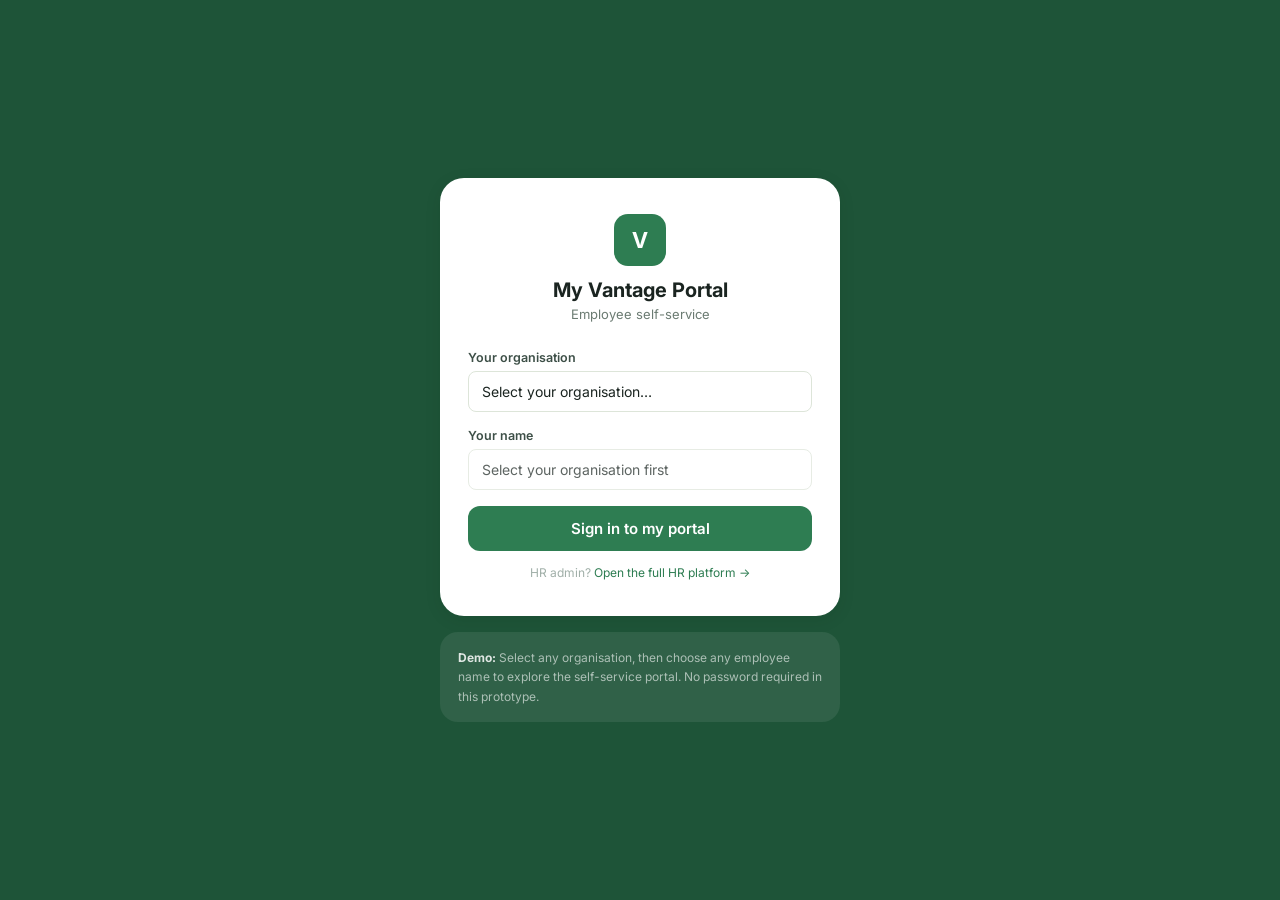
<file: portal.html>
<!DOCTYPE html>
<html lang="en">
<head>
<meta charset="UTF-8">
<meta name="viewport" content="width=device-width, initial-scale=1.0, maximum-scale=1.0">
<title>Vantage HR — My Portal</title>
<meta name="description" content="Employee self-service: payslips, leave, goals, and learning in one place.">
<meta name="theme-color" content="#2E7D52">
<link rel="preconnect" href="https://fonts.googleapis.com">
<link href="https://fonts.googleapis.com/css2?family=Inter:wght@400;500;600;700&display=swap" rel="stylesheet">
<style>
*,*::before,*::after{box-sizing:border-box;margin:0;padding:0;}
:root{
  --green:#2E7D52; --green-dark:#1E5438; --green-light:#3A9E68;
  --green-soft:#EBF3EE; --gold:#C9A84C; --gold-soft:#FEF9E7;
  --paper:#F7F9F7; --white:#FFFFFF;
  --ink:#1A2420; --ink-mid:#3D4F47; --ink-soft:#6B7B72; --ink-faint:#A0AFA8;
  --border:#DDE5D9; --border-strong:#BDD0C5;
  --danger:#C0392B; --danger-soft:#FDEDEC;
  --shadow-sm:0 1px 4px rgba(10,37,24,0.08);
  --shadow-md:0 4px 16px rgba(10,37,24,0.10);
  --r-sm:8px; --r-md:12px; --r-lg:18px; --r-xl:24px; --r-pill:999px;
  --font:'Inter',system-ui,sans-serif;
  --t:180ms ease;
  --accent:var(--green);
}
html{height:100%;}
body{font-family:var(--font);color:var(--ink);background:var(--paper);height:100%;-webkit-font-smoothing:antialiased;overflow-x:hidden;}

/* ============================================================ LOGIN */
#login-screen{
  min-height:100vh;display:flex;flex-direction:column;align-items:center;
  justify-content:center;padding:28px;background:var(--green-dark);
}
.login-card{
  width:100%;max-width:400px;background:var(--white);
  border-radius:var(--r-xl);padding:36px 28px;box-shadow:var(--shadow-md);
}
.login-brand{text-align:center;margin-bottom:28px;}
.login-mark{
  width:52px;height:52px;border-radius:14px;background:var(--green);
  display:flex;align-items:center;justify-content:center;
  font-size:22px;font-weight:700;color:var(--white);margin:0 auto 12px;
}
.login-brand h1{font-size:20px;font-weight:700;color:var(--ink);}
.login-brand p{font-size:13px;color:var(--ink-soft);margin-top:4px;}
.field{margin-bottom:16px;}
.field label{display:block;font-size:12.5px;font-weight:600;color:var(--ink-mid);margin-bottom:6px;}
.field select,.field input{
  width:100%;padding:11px 13px;border:1px solid var(--border);
  border-radius:var(--r-sm);background:var(--white);color:var(--ink);
  font-family:var(--font);font-size:14px;
  transition:border-color var(--t);-webkit-appearance:none;appearance:none;
}
.field select:focus,.field input:focus{outline:none;border-color:var(--green);}
.btn-login{
  width:100%;padding:13px;background:var(--green);color:var(--white);
  border:none;border-radius:var(--r-md);font-size:15px;font-weight:600;
  cursor:pointer;transition:background var(--t),transform var(--t);
  font-family:var(--font);
}
.btn-login:hover{background:var(--green-dark);transform:translateY(-1px);}
.login-hint{font-size:12px;color:var(--ink-faint);text-align:center;margin-top:14px;}
.login-hint a{color:var(--green);text-decoration:none;}
.login-demo-note{
  width:100%;max-width:400px;margin-top:16px;
  background:rgba(255,255,255,0.08);border-radius:var(--r-lg);
  padding:16px 18px;font-size:12px;color:rgba(255,255,255,0.6);line-height:1.6;
}
.login-demo-note strong{color:rgba(255,255,255,0.85);}

/* ============================================================ SHELL */
#portal-shell{display:none;height:100vh;display:none;flex-direction:column;}

/* ---- TOP BAR ---- */
.portal-topbar{
  background:var(--green);color:var(--white);
  padding:0 18px;height:56px;display:flex;align-items:center;
  gap:12px;flex-shrink:0;position:sticky;top:0;z-index:50;
}
.ptb-avatar{
  width:34px;height:34px;border-radius:50%;
  background:rgba(255,255,255,0.18);display:flex;align-items:center;
  justify-content:center;font-size:12.5px;font-weight:700;flex-shrink:0;
}
.ptb-info{flex:1;min-width:0;}
.ptb-name{font-size:14px;font-weight:600;white-space:nowrap;overflow:hidden;text-overflow:ellipsis;}
.ptb-role{font-size:11px;opacity:.7;margin-top:1px;}
.ptb-signout{background:rgba(255,255,255,0.15);border:none;color:var(--white);
  padding:6px 12px;border-radius:var(--r-sm);font-size:12px;cursor:pointer;font-family:var(--font);}
.ptb-signout:hover{background:rgba(255,255,255,0.25);}

/* ---- MAIN CONTENT ---- */
.portal-main{flex:1;overflow-y:auto;padding-bottom:80px;}

/* ---- BOTTOM NAV ---- */
.portal-bottom-nav{
  position:fixed;bottom:0;left:0;right:0;
  background:var(--white);border-top:1px solid var(--border);
  display:flex;z-index:50;
  box-shadow:0 -2px 12px rgba(0,0,0,0.06);
}
.pbn-item{
  flex:1;display:flex;flex-direction:column;align-items:center;
  justify-content:center;gap:3px;padding:9px 4px;
  border:none;background:transparent;cursor:pointer;
  color:var(--ink-faint);font-family:var(--font);
  transition:color var(--t);
}
.pbn-item.active{color:var(--green);}
.pbn-item svg{width:22px;height:22px;stroke:currentColor;fill:none;stroke-width:1.8;}
.pbn-item span{font-size:10.5px;font-weight:600;}

/* ---- PAGES ---- */
.portal-page{display:none;padding:18px;}
.portal-page.active{display:block;}

/* ---- CARDS ---- */
.p-card{
  background:var(--white);border:1px solid var(--border);
  border-radius:var(--r-lg);padding:18px;margin-bottom:14px;
  box-shadow:var(--shadow-sm);
}
.p-card-head{display:flex;align-items:center;justify-content:space-between;margin-bottom:14px;}
.p-card-head h3{font-size:14px;font-weight:700;color:var(--ink);}
.p-card-head .card-link{font-size:12px;color:var(--green);font-weight:600;cursor:pointer;background:none;border:none;font-family:var(--font);}

/* ---- STAT CHIPS ---- */
.stat-row{display:grid;grid-template-columns:1fr 1fr;gap:10px;margin-bottom:14px;}
.stat-chip{
  background:var(--green-soft);border-radius:var(--r-md);
  padding:14px;text-align:center;
}
.sc-val{font-size:28px;font-weight:700;color:var(--green);line-height:1;}
.sc-label{font-size:11px;color:var(--ink-soft);margin-top:4px;}

/* ---- LEAVE BALANCE BARS ---- */
.balance-row{margin-bottom:14px;}
.br-head{display:flex;justify-content:space-between;font-size:13px;margin-bottom:5px;}
.br-label{font-weight:600;color:var(--ink);}
.br-count{color:var(--ink-soft);}
.br-track{height:8px;background:var(--border);border-radius:var(--r-pill);overflow:hidden;}
.br-fill{height:100%;border-radius:var(--r-pill);background:var(--green);transition:width 600ms ease;}

/* ---- PILL STATUS ---- */
.pill{
  display:inline-flex;align-items:center;gap:5px;
  font-size:11.5px;font-weight:600;padding:4px 10px;border-radius:var(--r-pill);
}
.pill .dot{width:6px;height:6px;border-radius:50%;}
.pill-active{background:var(--green-soft);color:var(--green-dark);}
.pill-active .dot{background:var(--green);}
.pill-pending{background:#FEF9E7;color:#8A6212;}
.pill-pending .dot{background:var(--gold);}
.pill-denied{background:var(--danger-soft);color:var(--danger);}
.pill-denied .dot{background:var(--danger);}

/* ---- LIST ROWS ---- */
.list-row{
  display:flex;align-items:center;gap:12px;
  padding:12px 0;border-bottom:1px solid var(--border);
}
.list-row:last-child{border-bottom:none;padding-bottom:0;}
.lr-icon{
  width:38px;height:38px;border-radius:var(--r-sm);
  display:flex;align-items:center;justify-content:center;
  font-size:18px;flex-shrink:0;background:var(--green-soft);
}
.lr-meta{flex:1;min-width:0;}
.lr-label{font-size:13.5px;font-weight:600;color:var(--ink);}
.lr-sub{font-size:12px;color:var(--ink-soft);margin-top:2px;}
.lr-right{text-align:right;flex-shrink:0;}
.lr-amount{font-size:13.5px;font-weight:700;color:var(--ink);}
.lr-date{font-size:11.5px;color:var(--ink-faint);}

/* ---- GOAL PROGRESS ---- */
.goal-row{padding:14px 0;border-bottom:1px solid var(--border);}
.goal-row:last-child{border-bottom:none;}
.goal-title{font-size:13.5px;font-weight:600;margin-bottom:4px;}
.goal-meta{font-size:12px;color:var(--ink-soft);margin-bottom:8px;}
.goal-bar{height:7px;background:var(--border);border-radius:var(--r-pill);overflow:hidden;}
.goal-fill{height:100%;border-radius:var(--r-pill);background:var(--green);}
.goal-pct{font-size:11px;color:var(--ink-soft);margin-top:4px;}

/* ---- COURSE CARD ---- */
.course-row{
  display:flex;align-items:center;gap:12px;
  padding:13px 0;border-bottom:1px solid var(--border);
}
.course-row:last-child{border-bottom:none;}
.course-emoji{font-size:22px;flex-shrink:0;}
.course-meta{flex:1;min-width:0;}
.course-title{font-size:13.5px;font-weight:600;}
.course-sub{font-size:12px;color:var(--ink-soft);margin-top:2px;}
.course-btn{
  padding:7px 14px;border-radius:var(--r-md);font-size:12px;font-weight:600;
  border:1px solid;cursor:pointer;font-family:var(--font);flex-shrink:0;
  transition:all var(--t);
}
.course-btn.enrol{background:var(--green);border-color:var(--green);color:var(--white);}
.course-btn.inprog{background:var(--gold-soft);border-color:var(--gold);color:#7A5B10;}
.course-btn.done{background:var(--green-soft);border-color:var(--border-strong);color:var(--green);}

/* ---- RECOGNITION ---- */
.recog-row{padding:13px 0;border-bottom:1px solid var(--border);}
.recog-row:last-child{border-bottom:none;}
.recog-header{display:flex;align-items:center;gap:8px;margin-bottom:5px;}
.recog-value-tag{
  font-size:11px;font-weight:700;padding:3px 9px;border-radius:var(--r-pill);
  background:var(--gold-soft);color:#7A5B10;
}
.recog-from{font-size:12px;color:var(--ink-soft);}
.recog-msg{font-size:13.5px;color:var(--ink-mid);line-height:1.5;}

/* ---- LEAVE REQUEST FORM ---- */
.leave-form{background:var(--green-soft);border-radius:var(--r-lg);padding:18px;margin-bottom:16px;}
.leave-form h4{font-size:14px;font-weight:700;margin-bottom:14px;color:var(--ink);}
.form-row{display:grid;grid-template-columns:1fr 1fr;gap:10px;}
.btn-submit{
  width:100%;padding:12px;background:var(--green);color:var(--white);
  border:none;border-radius:var(--r-md);font-size:14px;font-weight:600;
  cursor:pointer;font-family:var(--font);margin-top:12px;
  transition:background var(--t);
}
.btn-submit:hover{background:var(--green-dark);}
.btn-submit:disabled{background:var(--border-strong);cursor:not-allowed;}

/* ---- PAYSLIP ---- */
.payslip-card{
  background:var(--white);border:1px solid var(--border);
  border-radius:var(--r-lg);padding:20px;margin-bottom:14px;
}
.payslip-head{display:flex;justify-content:space-between;align-items:flex-start;margin-bottom:14px;}
.payslip-period{font-size:15px;font-weight:700;}
.payslip-net{font-size:22px;font-weight:700;color:var(--green);text-align:right;}
.payslip-net-label{font-size:11px;color:var(--ink-faint);}
.payslip-lines{border-top:1px solid var(--border);padding-top:12px;}
.ps-line{display:flex;justify-content:space-between;font-size:13px;padding:5px 0;}
.ps-line.deduction{color:var(--danger);}
.ps-line.total{font-weight:700;border-top:1px solid var(--border);padding-top:8px;margin-top:4px;font-size:14px;}
.ps-print-btn{
  width:100%;padding:10px;margin-top:12px;background:transparent;
  border:1px solid var(--border);border-radius:var(--r-md);font-size:13px;
  font-weight:600;cursor:pointer;font-family:var(--font);color:var(--ink-mid);
  transition:border-color var(--t),color var(--t);
}
.ps-print-btn:hover{border-color:var(--green);color:var(--green);}

/* ---- PROFILE ---- */
.profile-header{
  background:var(--green);border-radius:var(--r-xl);padding:24px 18px;
  display:flex;align-items:center;gap:16px;margin-bottom:14px;
  color:var(--white);
}
.profile-avatar-lg{
  width:60px;height:60px;border-radius:50%;
  background:rgba(255,255,255,0.2);
  display:flex;align-items:center;justify-content:center;
  font-size:22px;font-weight:700;flex-shrink:0;
}
.profile-name{font-size:18px;font-weight:700;}
.profile-title{font-size:13px;opacity:.8;margin-top:3px;}
.profile-id{font-size:11px;opacity:.6;margin-top:2px;font-family:monospace;}
.profile-info-row{
  display:flex;align-items:center;gap:10px;
  padding:13px 0;border-bottom:1px solid var(--border);font-size:13.5px;
}
.profile-info-row:last-child{border-bottom:none;}
.pi-label{color:var(--ink-soft);width:110px;flex-shrink:0;font-size:12.5px;}
.pi-value{font-weight:500;color:var(--ink);}

/* ---- TOAST ---- */
#portal-toast{
  position:fixed;bottom:88px;left:50%;transform:translateX(-50%) translateY(8px);
  background:var(--ink);color:var(--white);padding:10px 20px;border-radius:var(--r-pill);
  font-size:13.5px;z-index:200;opacity:0;pointer-events:none;transition:all 200ms ease;
  white-space:nowrap;max-width:calc(100vw - 40px);text-align:center;
}
#portal-toast.show{opacity:1;transform:translateX(-50%) translateY(0);}

/* ---- SECTION DIVIDER ---- */
.section-title{font-size:12px;font-weight:700;letter-spacing:.6px;text-transform:uppercase;color:var(--ink-faint);margin:20px 0 10px;}

/* ---- EMPTY ---- */
.empty{text-align:center;padding:36px 20px;color:var(--ink-faint);font-size:13.5px;}
.empty .empty-icon{font-size:36px;display:block;margin-bottom:10px;}

/* ---- DESKTOP LAYOUT ---- */
@media(min-width:640px){
  .portal-bottom-nav{display:none;}
  #portal-shell{flex-direction:row;}
  .portal-topbar{display:none;}
  .portal-sidebar{
    width:220px;flex-shrink:0;background:var(--white);border-right:1px solid var(--border);
    display:flex;flex-direction:column;height:100vh;position:sticky;top:0;overflow-y:auto;
  }
  .psb-brand{padding:22px 18px 16px;display:flex;align-items:center;gap:10px;border-bottom:1px solid var(--border);}
  .psb-mark{width:34px;height:34px;border-radius:9px;background:var(--green);display:flex;align-items:center;justify-content:center;font-size:15px;font-weight:700;color:var(--white);flex-shrink:0;}
  .psb-name{font-size:14px;font-weight:700;}
  .psb-sub{font-size:11px;color:var(--ink-faint);}
  .psb-user{padding:14px 18px;border-bottom:1px solid var(--border);display:flex;align-items:center;gap:10px;}
  .psb-avatar{width:36px;height:36px;border-radius:50%;background:var(--green-soft);display:flex;align-items:center;justify-content:center;font-size:13px;font-weight:700;color:var(--green);flex-shrink:0;}
  .psb-uname{font-size:13px;font-weight:600;}
  .psb-urole{font-size:11px;color:var(--ink-faint);}
  .psb-nav{padding:10px 8px;flex:1;}
  .psb-nav-item{
    display:flex;align-items:center;gap:10px;padding:10px 12px;
    border-radius:var(--r-md);font-size:13.5px;font-weight:500;color:var(--ink-soft);
    cursor:pointer;border:none;background:transparent;font-family:var(--font);
    width:100%;text-align:left;transition:background var(--t),color var(--t);
  }
  .psb-nav-item:hover{background:var(--green-soft);color:var(--ink);}
  .psb-nav-item.active{background:var(--green-soft);color:var(--green);font-weight:700;}
  .psb-nav-item svg{width:18px;height:18px;stroke:currentColor;fill:none;stroke-width:1.8;flex-shrink:0;}
  .psb-signout{padding:14px 18px;border-top:1px solid var(--border);margin-top:auto;}
  .psb-signout button{width:100%;padding:9px;background:var(--paper);border:1px solid var(--border);border-radius:var(--r-md);font-size:13px;cursor:pointer;font-family:var(--font);color:var(--ink-soft);transition:all var(--t);}
  .psb-signout button:hover{border-color:var(--danger);color:var(--danger);}
  .portal-main{flex:1;overflow-y:auto;max-width:640px;margin:0 auto;padding-bottom:0;}
  .portal-page{padding:24px;}
}

@media print{
  #portal-shell,.portal-topbar,.portal-bottom-nav,.portal-sidebar,.ptb-signout{display:none !important;}
  #print-area{display:block !important;}
}
#print-area{display:none;}
</style>
</head>
<body>

<!-- LOGIN -->
<div id="login-screen">
  <div class="login-card">
    <div class="login-brand">
      <div class="login-mark">V</div>
      <h1>My Vantage Portal</h1>
      <p>Employee self-service</p>
    </div>
    <div class="field">
      <label for="p-org">Your organisation</label>
      <select id="p-org">
        <option value="">Select your organisation…</option>
        <option value="krh">Kampala Ridge Hospital</option>
        <option value="nlc">Nile Logistics Co.</option>
        <option value="emb">Equator Microfinance Bank</option>
      </select>
    </div>
    <div class="field">
      <label for="p-employee">Your name</label>
      <select id="p-employee" disabled>
        <option value="">Select your organisation first</option>
      </select>
    </div>
    <button class="btn-login" id="p-login-btn" disabled>Sign in to my portal</button>
    <p class="login-hint">HR admin? <a href="index.html">Open the full HR platform →</a></p>
  </div>
  <div class="login-demo-note">
    <strong>Demo:</strong> Select any organisation, then choose any employee name to explore the self-service portal. No password required in this prototype.
  </div>
</div>

<!-- PORTAL SHELL -->
<div id="portal-shell">

  <!-- DESKTOP SIDEBAR -->
  <aside class="portal-sidebar" id="portal-sidebar" style="display:none;">
    <div class="psb-brand">
      <div class="psb-mark">V</div>
      <div><div class="psb-name">My Portal</div><div class="psb-sub">Vantage HR</div></div>
    </div>
    <div class="psb-user">
      <div class="psb-avatar" id="psb-avatar">PN</div>
      <div><div class="psb-uname" id="psb-name">Patricia Nantongo</div><div class="psb-urole" id="psb-role">HR Manager</div></div>
    </div>
    <nav class="psb-nav">
      <button class="psb-nav-item active" data-tab="home"><svg viewBox="0 0 24 24"><path d="M3 9l9-7 9 7v11a2 2 0 0 1-2 2H5a2 2 0 0 1-2-2z"/><polyline points="9 22 9 12 15 12 15 22"/></svg>Home</button>
      <button class="psb-nav-item" data-tab="payslips"><svg viewBox="0 0 24 24"><rect x="2" y="3" width="20" height="14" rx="2"/><line x1="8" y1="21" x2="16" y2="21"/><line x1="12" y1="17" x2="12" y2="21"/></svg>My Payslips</button>
      <button class="psb-nav-item" data-tab="leave"><svg viewBox="0 0 24 24"><rect x="3" y="4" width="18" height="18" rx="2"/><line x1="16" y1="2" x2="16" y2="6"/><line x1="8" y1="2" x2="8" y2="6"/><line x1="3" y1="10" x2="21" y2="10"/></svg>My Leave</button>
      <button class="psb-nav-item" data-tab="goals"><svg viewBox="0 0 24 24"><circle cx="12" cy="12" r="10"/><circle cx="12" cy="12" r="6"/><circle cx="12" cy="12" r="2"/></svg>My Goals</button>
      <button class="psb-nav-item" data-tab="learning"><svg viewBox="0 0 24 24"><path d="M2 3h6a4 4 0 0 1 4 4v14a3 3 0 0 0-3-3H2z"/><path d="M22 3h-6a4 4 0 0 0-4 4v14a3 3 0 0 1 3-3h7z"/></svg>My Learning</button>
      <button class="psb-nav-item" data-tab="profile"><svg viewBox="0 0 24 24"><path d="M20 21v-2a4 4 0 0 0-4-4H8a4 4 0 0 0-4 4v2"/><circle cx="12" cy="7" r="4"/></svg>My Profile</button>
    </nav>
    <div class="psb-signout"><button id="psb-signout-btn">Sign out</button></div>
  </aside>

  <!-- MOBILE TOP BAR -->
  <div class="portal-topbar">
    <div class="ptb-avatar" id="ptb-avatar">PN</div>
    <div class="ptb-info"><div class="ptb-name" id="ptb-name">Patricia Nantongo</div><div class="ptb-role" id="ptb-role-label">Kampala Ridge Hospital</div></div>
    <button class="ptb-signout" id="ptb-signout-btn">Sign out</button>
  </div>

  <!-- MAIN -->
  <div class="portal-main">

    <!-- HOME -->
    <div class="portal-page active" id="page-home">
      <div class="p-card" id="home-hero" style="background:var(--green);color:var(--white);border:none;">
        <div style="font-size:18px;font-weight:700;margin-bottom:4px;" id="home-greeting">Good morning, Patricia</div>
        <div style="font-size:13px;opacity:.8;" id="home-date"></div>
        <div style="font-size:12px;opacity:.65;margin-top:8px;" id="home-dept"></div>
      </div>
      <div class="stat-row">
        <div class="stat-chip"><div class="sc-val" id="home-leave-left">—</div><div class="sc-label">Leave days remaining</div></div>
        <div class="stat-chip"><div class="sc-val" id="home-courses-done">—</div><div class="sc-label">Courses completed</div></div>
      </div>
      <div class="p-card">
        <div class="p-card-head"><h3>Upcoming leave</h3><button class="card-link" data-goto="leave">Request leave</button></div>
        <div id="home-upcoming-leave"></div>
      </div>
      <div class="p-card">
        <div class="p-card-head"><h3>Latest recognition</h3></div>
        <div id="home-recognition"></div>
      </div>
      <div class="p-card">
        <div class="p-card-head"><h3>Latest announcements</h3><button class="card-link" id="home-see-all-ann">See all</button></div>
        <div id="home-announcements"></div>
      </div>
    </div>

    <!-- PAYSLIPS -->
    <div class="portal-page" id="page-payslips">
      <div style="font-size:20px;font-weight:700;margin-bottom:4px;">My Payslips</div>
      <div style="font-size:13px;color:var(--ink-soft);margin-bottom:18px;" id="payslips-sub"></div>
      <div id="payslips-list"></div>
      <p style="font-size:11.5px;color:var(--ink-faint);margin-top:8px;">Sample figures for demonstration only. Not official payroll or tax documents.</p>
    </div>

    <!-- LEAVE -->
    <div class="portal-page" id="page-leave">
      <div style="font-size:20px;font-weight:700;margin-bottom:18px;">My Leave</div>
      <div id="leave-balance-section"></div>
      <div class="leave-form">
        <h4>Request leave</h4>
        <div class="field">
          <label for="lv-type">Leave type</label>
          <select id="lv-type"><option>Annual</option><option>Sick</option><option>Compassionate</option></select>
        </div>
        <div class="form-row">
          <div class="field"><label for="lv-start">Start date</label><input type="date" id="lv-start"></div>
          <div class="field"><label for="lv-end">End date</label><input type="date" id="lv-end"></div>
        </div>
        <div class="field"><label for="lv-reason">Reason (optional)</label><input type="text" id="lv-reason" placeholder="Brief description"></div>
        <button class="btn-submit" id="lv-submit-btn">Submit leave request</button>
      </div>
      <div class="section-title">My leave history</div>
      <div class="p-card"><div id="leave-history-list"></div></div>
    </div>

    <!-- GOALS -->
    <div class="portal-page" id="page-goals">
      <div style="font-size:20px;font-weight:700;margin-bottom:4px;">My Goals</div>
      <div style="font-size:13px;color:var(--ink-soft);margin-bottom:18px;" id="goals-sub"></div>
      <div class="p-card"><div id="goals-list"></div></div>
    </div>

    <!-- LEARNING -->
    <div class="portal-page" id="page-learning">
      <div style="font-size:20px;font-weight:700;margin-bottom:4px;">My Learning</div>
      <div style="font-size:13px;color:var(--ink-soft);margin-bottom:18px;" id="learning-sub"></div>
      <div class="section-title">Mandatory courses</div>
      <div class="p-card" id="mandatory-courses"></div>
      <div class="section-title">All courses</div>
      <div class="p-card" id="all-courses"></div>
    </div>

    <!-- PROFILE -->
    <div class="portal-page" id="page-profile">
      <div id="profile-header-section"></div>
      <div class="p-card">
        <div class="p-card-head"><h3>Personal information</h3></div>
        <div id="profile-info"></div>
      </div>
      <div class="p-card">
        <div class="p-card-head"><h3>Recognition received</h3></div>
        <div id="profile-recognition"></div>
      </div>
      <div class="p-card">
        <div class="p-card-head"><h3>Documents</h3></div>
        <div id="profile-documents"></div>
      </div>
    </div>

  </div>

  <!-- MOBILE BOTTOM NAV -->
  <nav class="portal-bottom-nav">
    <button class="pbn-item active" data-tab="home"><svg viewBox="0 0 24 24"><path d="M3 9l9-7 9 7v11a2 2 0 0 1-2 2H5a2 2 0 0 1-2-2z"/><polyline points="9 22 9 12 15 12 15 22"/></svg><span>Home</span></button>
    <button class="pbn-item" data-tab="payslips"><svg viewBox="0 0 24 24"><rect x="2" y="3" width="20" height="14" rx="2"/><line x1="8" y1="21" x2="16" y2="21"/><line x1="12" y1="17" x2="12" y2="21"/></svg><span>Payslips</span></button>
    <button class="pbn-item" data-tab="leave"><svg viewBox="0 0 24 24"><rect x="3" y="4" width="18" height="18" rx="2"/><line x1="16" y1="2" x2="16" y2="6"/><line x1="8" y1="2" x2="8" y2="6"/><line x1="3" y1="10" x2="21" y2="10"/></svg><span>Leave</span></button>
    <button class="pbn-item" data-tab="goals"><svg viewBox="0 0 24 24"><circle cx="12" cy="12" r="10"/><circle cx="12" cy="12" r="6"/><circle cx="12" cy="12" r="2"/></svg><span>Goals</span></button>
    <button class="pbn-item" data-tab="profile"><svg viewBox="0 0 24 24"><path d="M20 21v-2a4 4 0 0 0-4-4H8a4 4 0 0 0-4 4v2"/><circle cx="12" cy="7" r="4"/></svg><span>Profile</span></button>
  </nav>

</div>

<div id="print-area"></div>
<div id="portal-toast"></div>

<script>
/* ======================= DATA ======================= */
const TENANTS = {
  krh: {
    name:'Kampala Ridge Hospital', accent:'#1E6E4B',
    employees:[
      {id:'KRH-0042',name:'Patricia Nantongo',title:'HR Manager',dept:'Administration',salary:4800000,hireDate:'2019-03-01',email:'patricia@kampalaridgehospital.org',phone:'+256 702 110 001'},
      {id:'KRH-0021',name:'Dr. Joseph Byaruhanga',title:'Chief Medical Officer',dept:'Clinical Services',salary:7200000,hireDate:'2017-06-15',email:'joseph@kampalaridgehospital.org',phone:'+256 702 110 002'},
      {id:'KRH-0101',name:'Miriam Nakabugo',title:'Head of Nursing',dept:'Nursing',salary:5500000,hireDate:'2018-01-10',email:'miriam@kampalaridgehospital.org',phone:'+256 702 110 003'},
      {id:'KRH-0088',name:'Esther Akello',title:'Senior Nurse',dept:'Nursing',salary:3800000,hireDate:'2020-07-20',email:'esther@kampalaridgehospital.org',phone:'+256 702 110 004'},
      {id:'KRH-0133',name:'Robert Ssekandi',title:'Chief Pharmacist',dept:'Pharmacy',salary:4200000,hireDate:'2019-11-05',email:'robert@kampalaridgehospital.org',phone:'+256 702 110 005'},
      {id:'KRH-0096',name:'Florence Namutebi',title:'Finance Officer',dept:'Administration',salary:2800000,hireDate:'2021-02-14',email:'florence@kampalaridgehospital.org',phone:'+256 702 110 006'},
      {id:'KRH-0117',name:'Victor Mugabi',title:'IT Manager',dept:'IT Support',salary:3200000,hireDate:'2020-09-01',email:'victor@kampalaridgehospital.org',phone:'+256 702 110 007'},
      {id:'KRH-0149',name:'Hellen Auma',title:'Pharmacy Technician',dept:'Pharmacy',salary:2400000,hireDate:'2022-04-18',email:'hellen@kampalaridgehospital.org',phone:'+256 702 110 008'},
      {id:'KRH-0119',name:'Sandra Nabirye',title:'Nurse',dept:'Nursing',salary:2600000,hireDate:'2022-08-01',email:'sandra@kampalaridgehospital.org',phone:'+256 702 110 009'},
      {id:'KRH-0201',name:'Grace Atim',title:'Lab Technician',dept:'Clinical Services',salary:2800000,hireDate:'2023-01-09',email:'grace@kampalaridgehospital.org',phone:'+256 702 110 010'},
      {id:'KRH-0204',name:'Lydia Nakayima',title:'Receptionist',dept:'Administration',salary:1800000,hireDate:'2023-06-15',email:'lydia@kampalaridgehospital.org',phone:'+256 702 110 011'},
    ],
    courses:[
      {id:'CRS-K1',title:'Infection prevention & control',emoji:'🦠',durationHrs:3,mandatory:true,deadline:'2026-07-31'},
      {id:'CRS-K2',title:'Patient data privacy',emoji:'🔒',durationHrs:2,mandatory:true,deadline:'2026-08-15'},
      {id:'CRS-K3',title:'Leadership essentials',emoji:'🎯',durationHrs:8,mandatory:false,deadline:'2026-09-30'},
      {id:'CRS-K4',title:'Mental health first aid',emoji:'🧠',durationHrs:4,mandatory:false,deadline:'2026-10-31'},
    ],
    recognition:[
      {to:'KRH-0088',from:'KRH-0042',value:'🌟 Excellence',message:"Esther's dedication during the night shift shortage kept patient care standards high.",when:'2 days ago'},
      {to:'KRH-0149',from:'KRH-0021',value:'💡 Innovation',message:'Robert built an IT ticketing system that cut resolution times by 40%.',when:'1 week ago'},
    ],
    announcements:[
      {title:'New patient records system goes live 1 July',category:'Policy update',when:'2 days ago'},
      {title:'Q2 award winners — congratulations!',category:'Celebration',when:'5 days ago'},
      {title:'Updated fire safety procedures',category:'Urgent',when:'1 week ago'},
    ],
    leavePolicy:{annual:21,sick:10,compassionate:4},
  },
  nlc: {
    name:'Nile Logistics Co.', accent:'#1A4E8A',
    employees:[
      {id:'NLC-0034',name:'Brian Okello',title:'Operations Director',dept:'Fleet Operations',salary:5800000,hireDate:'2018-04-10',email:'brian@nilelogistics.co.ug',phone:'+256 702 220 001'},
      {id:'NLC-0019',name:'Patrick Ouma',title:'Senior Driver',dept:'Fleet Operations',salary:2800000,hireDate:'2019-08-22',email:'patrick@nilelogistics.co.ug',phone:'+256 702 220 002'},
      {id:'NLC-0078',name:'Irene Akumu',title:'Head of Dispatch',dept:'Fleet Operations',salary:3400000,hireDate:'2020-01-15',email:'irene@nilelogistics.co.ug',phone:'+256 702 220 003'},
      {id:'NLC-0061',name:'Peter Ssali',title:'Warehouse Supervisor',dept:'Warehouse',salary:3000000,hireDate:'2020-05-10',email:'peter@nilelogistics.co.ug',phone:'+256 702 220 004'},
      {id:'NLC-0047',name:'Sarah Naigaga',title:'Fleet Manager',dept:'Fleet Operations',salary:3800000,hireDate:'2019-03-08',email:'sarah@nilelogistics.co.ug',phone:'+256 702 220 005'},
      {id:'NLC-0028',name:'Michael Ochieng',title:'Sales Manager',dept:'Customer Service',salary:3200000,hireDate:'2021-06-20',email:'michael@nilelogistics.co.ug',phone:'+256 702 220 006'},
      {id:'NLC-0011',name:'Agnes Nabwire',title:'Finance Manager',dept:'Finance',salary:3600000,hireDate:'2020-11-01',email:'agnes@nilelogistics.co.ug',phone:'+256 702 220 007'},
      {id:'NLC-0103',name:'Denis Opoka',title:'Customer Service Officer',dept:'Customer Service',salary:2200000,hireDate:'2023-03-23',email:'denis@nilelogistics.co.ug',phone:'+256 702 220 008'},
    ],
    courses:[
      {id:'CRS-N1',title:'Road safety & defensive driving',emoji:'🚛',durationHrs:4,mandatory:true,deadline:'2026-07-31'},
      {id:'CRS-N2',title:'Dangerous goods handling',emoji:'⚠️',durationHrs:3,mandatory:true,deadline:'2026-08-31'},
      {id:'CRS-N3',title:'Warehouse management systems',emoji:'📦',durationHrs:6,mandatory:false,deadline:'2026-09-30'},
      {id:'CRS-N4',title:'Customer service excellence',emoji:'🤝',durationHrs:2,mandatory:false,deadline:'2026-10-15'},
    ],
    recognition:[
      {to:'NLC-0019',from:'NLC-0034',value:'🚀 Going above and beyond',message:'Patrick coordinated three simultaneous Mombasa runs without a single delay.',when:'3 days ago'},
      {to:'NLC-0078',from:'NLC-0019',value:'🎯 Results',message:"Irene's dispatch accuracy was 100% last month.",when:'2 weeks ago'},
    ],
    announcements:[
      {title:'New cross-border permit requirements from August',category:'Policy update',when:'3 days ago'},
      {title:'Warehouse safety week starts Monday',category:'General',when:'1 week ago'},
    ],
    leavePolicy:{annual:18,sick:10,compassionate:3},
  },
  emb: {
    name:'Equator Microfinance Bank', accent:'#5C3D8F',
    employees:[
      {id:'EMB-0027',name:'Diana Kemigisha',title:'Chief Executive Officer',dept:'Executive',salary:12000000,hireDate:'2016-01-05',email:'diana@equatormfb.co.ug',phone:'+256 702 330 001'},
      {id:'EMB-0006',name:'Josephine Achieng',title:'Deputy Managing Director',dept:'Executive',salary:9500000,hireDate:'2017-03-20',email:'josephine@equatormfb.co.ug',phone:'+256 702 330 002'},
      {id:'EMB-0034',name:'Carol Nakimuli',title:'Compliance Manager',dept:'Risk & Compliance',salary:6200000,hireDate:'2018-09-10',email:'carol@equatormfb.co.ug',phone:'+256 702 330 003'},
      {id:'EMB-0058',name:'Ruth Kizito',title:'Senior Loan Officer',dept:'Credit & Lending',salary:4800000,hireDate:'2019-07-15',email:'ruth@equatormfb.co.ug',phone:'+256 702 330 004'},
      {id:'EMB-0071',name:'Edward Tumusiime',title:'Branch Manager',dept:'Branch Operations',salary:5500000,hireDate:'2019-02-28',email:'edward@equatormfb.co.ug',phone:'+256 702 330 005'},
      {id:'EMB-0098',name:'Grace Namubiru',title:'IT Director',dept:'IT Support',salary:5100000,hireDate:'2020-04-01',email:'grace@equatormfb.co.ug',phone:'+256 702 330 006'},
      {id:'EMB-0089',name:'Doreen Nalweyiso',title:'Head Teller',dept:'Branch Operations',salary:3200000,hireDate:'2020-10-15',email:'doreen@equatormfb.co.ug',phone:'+256 702 330 007'},
      {id:'EMB-0015',name:'Samuel Okwi',title:'Finance Controller',dept:'Finance',salary:5800000,hireDate:'2018-06-01',email:'samuel@equatormfb.co.ug',phone:'+256 702 330 008'},
      {id:'EMB-0119',name:'Lydia Nakayima',title:'Teller',dept:'Branch Operations',salary:2400000,hireDate:'2026-02-16',email:'lydia.n@equatormfb.co.ug',phone:'+256 702 330 009'},
    ],
    courses:[
      {id:'CRS-E1',title:'Anti-money laundering (AML)',emoji:'💰',durationHrs:4,mandatory:true,deadline:'2026-07-31'},
      {id:'CRS-E2',title:'Know your customer (KYC)',emoji:'🪪',durationHrs:3,mandatory:true,deadline:'2026-08-15'},
      {id:'CRS-E3',title:'Credit risk assessment',emoji:'📊',durationHrs:6,mandatory:false,deadline:'2026-09-30'},
      {id:'CRS-E4',title:'Digital banking & mobile money',emoji:'📱',durationHrs:3,mandatory:false,deadline:'2026-10-31'},
    ],
    recognition:[
      {to:'EMB-0034',from:'EMB-0027',value:'🌟 Excellence',message:"Carol's compliance audit preparation was thorough — the cleanest audit we have ever had.",when:'Yesterday'},
      {to:'EMB-0058',from:'EMB-0006',value:'🎯 Results',message:'Ruth exceeded her Q2 disbursement target by 18%.',when:'1 week ago'},
    ],
    announcements:[
      {title:'Mbarara branch grand opening — 15 July',category:'Event',when:'1 day ago'},
      {title:'Updated AML compliance requirements',category:'Urgent',when:'4 days ago'},
      {title:'Staff savings scheme now open for enrolment',category:'General',when:'2 weeks ago'},
    ],
    leavePolicy:{annual:21,sick:10,compassionate:4},
  }
};

/* ======================= STATE ======================= */
let currentEmpId = null;
let currentTenantKey = null;
let currentPage = 'home';
let courseProgress = {}; // { courseId: 'enrolled'|'completed' }
let myLeaveRequests = [];

/* ======================= HELPERS ======================= */
function initials(name){ return name.split(' ').filter(Boolean).slice(0,2).map(w=>w[0]).join('').toUpperCase(); }
function fmt(n){ return 'UGX ' + Math.round(n).toLocaleString('en-US'); }
function fmtDate(iso){ if(!iso) return '—'; const d=new Date(iso+'T00:00:00'); return d.toLocaleDateString('en-GB',{day:'numeric',month:'short',year:'numeric'}); }
function dateOnly(iso){ return new Date(iso+'T00:00:00'); }
function tenant(){ return TENANTS[currentTenantKey]; }
function me(){ return tenant().employees.find(e=>e.id===currentEmpId); }
function payeFor(g){ if(g<=235000)return 0; if(g<=335000)return(g-235000)*.1; if(g<=410000)return 10000+(g-335000)*.2; return 25000+(g-410000)*.3; }
function nssfFor(g){ return Math.round(g*0.05); }
function netPay(g){ return g - Math.round(payeFor(g)) - nssfFor(g); }
function leaveBalance(e){ const h=Array.from(e.id).reduce((a,c)=>a*31+c.charCodeAt(0),0); const t=tenant().leavePolicy; return { annual:{used:4+(Math.abs(h)%14),total:t.annual}, sick:{used:Math.abs(h)%6,total:t.sick}, compassionate:{used:Math.abs(h)%3,total:t.compassionate} }; }

function toast(msg){
  const el=document.getElementById('portal-toast');
  el.textContent=msg; el.classList.add('show');
  setTimeout(()=>el.classList.remove('show'),2800);
}

function greeting(){
  const h=new Date().getHours();
  return h<12?'Good morning':h<17?'Good afternoon':'Good evening';
}

/* ======================= LOGIN ======================= */
document.getElementById('p-org').addEventListener('change', ev=>{
  const key=ev.target.value;
  const empSel=document.getElementById('p-employee');
  empSel.innerHTML='<option value="">Select your name…</option>';
  empSel.disabled=!key;
  document.getElementById('p-login-btn').disabled=true;
  if(!key) return;
  TENANTS[key].employees.forEach(e=>{ const opt=document.createElement('option'); opt.value=e.id; opt.textContent=e.name; empSel.appendChild(opt); });
});
document.getElementById('p-employee').addEventListener('change', ev=>{
  document.getElementById('p-login-btn').disabled=!ev.target.value;
});
document.getElementById('p-login-btn').addEventListener('click', ()=>{
  currentTenantKey=document.getElementById('p-org').value;
  currentEmpId=document.getElementById('p-employee').value;
  if(!currentTenantKey||!currentEmpId) return;
  signInEmployee();
});

function signInEmployee(){
  const e=me(); const t=tenant();
  // Load saved progress from localStorage
  try{
    const saved=localStorage.getItem('vhr_portal_'+currentEmpId);
    if(saved){ const d=JSON.parse(saved); courseProgress=d.courses||{}; myLeaveRequests=d.leaves||[]; }
  }catch(_){}
  document.getElementById('login-screen').style.display='none';
  document.getElementById('portal-shell').style.display='flex';
  // Set accent colour
  document.documentElement.style.setProperty('--accent', t.accent);
  document.documentElement.style.setProperty('--green', t.accent);
  // Top bar
  document.getElementById('ptb-avatar').textContent=initials(e.name);
  document.getElementById('ptb-name').textContent=e.name;
  document.getElementById('ptb-role-label').textContent=t.name;
  // Sidebar
  document.getElementById('psb-avatar').textContent=initials(e.name);
  document.getElementById('psb-name').textContent=e.name;
  document.getElementById('psb-role').textContent=e.title;
  if(window.innerWidth>=640){
    document.getElementById('portal-sidebar').style.display='flex';
  }
  goTo('home');
}

/* ======================= NAVIGATION ======================= */
function goTo(tab){
  currentPage=tab;
  document.querySelectorAll('.portal-page').forEach(p=>p.classList.remove('active'));
  document.getElementById('page-'+tab).classList.add('active');
  document.querySelectorAll('.pbn-item,.psb-nav-item').forEach(b=>b.classList.toggle('active',b.dataset.tab===tab));
  renderPage(tab);
  document.querySelector('.portal-main').scrollTo(0,0);
}
document.querySelectorAll('[data-tab]').forEach(btn=>btn.addEventListener('click',()=>goTo(btn.dataset.tab)));
document.querySelectorAll('[data-goto]').forEach(btn=>btn.addEventListener('click',()=>goTo(btn.dataset.goto)));

// Sign out
['ptb-signout-btn','psb-signout-btn'].forEach(id=>{ const el=document.getElementById(id); if(el) el.addEventListener('click',signOut); });
function signOut(){
  saveProgress();
  currentEmpId=null; currentTenantKey=null; courseProgress={}; myLeaveRequests=[];
  document.getElementById('portal-shell').style.display='none';
  document.getElementById('login-screen').style.display='flex';
  document.getElementById('p-org').value=''; document.getElementById('p-employee').innerHTML='<option value="">Select your organisation first</option>'; document.getElementById('p-employee').disabled=true; document.getElementById('p-login-btn').disabled=true;
}

function saveProgress(){
  if(!currentEmpId) return;
  try{ localStorage.setItem('vhr_portal_'+currentEmpId, JSON.stringify({courses:courseProgress,leaves:myLeaveRequests})); }catch(_){}
}

/* ======================= RENDER PAGES ======================= */
function renderPage(tab){
  if(tab==='home') renderHome();
  else if(tab==='payslips') renderPayslips();
  else if(tab==='leave') renderLeave();
  else if(tab==='goals') renderGoals();
  else if(tab==='learning') renderLearning();
  else if(tab==='profile') renderProfile();
}

/* ---- HOME ---- */
function renderHome(){
  const e=me(); const t=tenant();
  const h=new Date().getHours();
  document.getElementById('home-greeting').textContent=greeting()+', '+e.name.split(' ')[0]+' 👋';
  document.getElementById('home-date').textContent=new Date().toLocaleDateString('en-GB',{weekday:'long',day:'numeric',month:'long',year:'numeric'});
  document.getElementById('home-dept').textContent=e.title+' · '+e.dept+' · '+t.name;
  const bal=leaveBalance(e);
  document.getElementById('home-leave-left').textContent=bal.annual.total-bal.annual.used;
  const done=t.courses.filter(c=>courseProgress[c.id]==='completed').length;
  document.getElementById('home-courses-done').textContent=done+'/'+t.courses.length;
  // Upcoming leave
  const upcomingEl=document.getElementById('home-upcoming-leave');
  const upcoming=myLeaveRequests.filter(r=>r.status==='Pending'||r.status==='Approved');
  if(upcoming.length===0){ upcomingEl.innerHTML='<div class="empty"><span class="empty-icon">🌴</span>No upcoming leave requests</div>'; }
  else{ upcomingEl.innerHTML=upcoming.slice(0,2).map(r=>'<div class="list-row"><div class="lr-icon">🗓️</div><div class="lr-meta"><div class="lr-label">'+r.type+' leave</div><div class="lr-sub">'+fmtDate(r.startDate)+' – '+fmtDate(r.endDate)+'</div></div><span class="pill '+(r.status==='Pending'?'pill-pending':'pill-active')+'"><span class="dot"></span>'+r.status+'</span></div>').join(''); }
  // Recognition
  const recogEl=document.getElementById('home-recognition');
  const myRecog=t.recognition.filter(r=>r.to===e.id);
  if(myRecog.length===0){ recogEl.innerHTML='<div class="empty"><span class="empty-icon">🏆</span>No recognitions yet — keep up the great work!</div>'; }
  else{ const r=myRecog[0]; recogEl.innerHTML='<div class="recog-row"><div class="recog-header"><span class="recog-value-tag">'+r.value+'</span><span class="recog-from">· '+r.when+'</span></div><div class="recog-msg">'+r.message+'</div></div>'; }
  // Announcements
  const annEl=document.getElementById('home-announcements');
  annEl.innerHTML=t.announcements.slice(0,2).map(a=>'<div class="list-row"><div class="lr-icon">📢</div><div class="lr-meta"><div class="lr-label">'+a.title+'</div><div class="lr-sub">'+a.category+' · '+a.when+'</div></div></div>').join('');
  document.getElementById('home-see-all-ann').addEventListener('click',()=>{ goTo('home'); toast('Announcements shown in detail on the HR admin platform.'); });
}

/* ---- PAYSLIPS ---- */
function renderPayslips(){
  const e=me();
  document.getElementById('payslips-sub').textContent=e.name+' · '+tenant().name;
  const months=['July 2026','June 2026','May 2026','April 2026','March 2026','February 2026'];
  const list=document.getElementById('payslips-list');
  list.innerHTML=months.map((month,i)=>{
    const bonus=i===1?200000:0;
    const gross=e.salary+bonus;
    const paye=Math.round(payeFor(gross));
    const nssf=nssfFor(gross);
    const net=gross-paye-nssf;
    return `<div class="payslip-card">
      <div class="payslip-head">
        <div><div class="payslip-period">${month}</div><div style="font-size:12px;color:var(--ink-faint);">Gross: ${fmt(gross)}</div></div>
        <div><div class="payslip-net">${fmt(net)}</div><div class="payslip-net-label">Net pay</div></div>
      </div>
      <div class="payslip-lines">
        <div class="ps-line"><span>Gross salary</span><span>${fmt(e.salary)}</span></div>
        ${bonus?'<div class="ps-line"><span>Bonus</span><span>+'+fmt(bonus)+'</span></div>':''}
        <div class="ps-line deduction"><span>PAYE tax</span><span>−${fmt(paye)}</span></div>
        <div class="ps-line deduction"><span>NSSF (5%)</span><span>−${fmt(nssf)}</span></div>
        <div class="ps-line total"><span>Net pay</span><span>${fmt(net)}</span></div>
      </div>
      <button class="ps-print-btn" data-month="${month}" data-net="${net}" data-gross="${gross}">⬇ Download / Print payslip</button>
    </div>`;
  }).join('');
  list.querySelectorAll('.ps-print-btn').forEach(btn=>{
    btn.addEventListener('click',()=>{
      const e2=me(); const t=tenant();
      document.getElementById('print-area').innerHTML=`<div style="font-family:Georgia,serif;max-width:600px;margin:0 auto;padding:40px;">
        <h2 style="color:${t.accent};margin-bottom:4px;">${t.name}</h2>
        <p style="color:#888;font-size:13px;margin-bottom:24px;">Payslip for ${btn.dataset.month}</p>
        <p><strong>${e2.name}</strong><br>${e2.title} · ${e2.dept}<br>Employee ID: ${e2.id}</p>
        <hr style="margin:20px 0;border:none;border-top:1px solid #ddd;">
        <table style="width:100%;font-size:14px;">
          <tr><td>Gross salary</td><td style="text-align:right">${fmt(e2.salary)}</td></tr>
          <tr style="color:#C0392B"><td>PAYE tax</td><td style="text-align:right">−${fmt(Math.round(payeFor(e2.salary)))}</td></tr>
          <tr style="color:#C0392B"><td>NSSF (5%)</td><td style="text-align:right">−${fmt(nssfFor(e2.salary))}</td></tr>
          <tr style="font-weight:700;border-top:2px solid #333;"><td>Net pay</td><td style="text-align:right">${btn.dataset.net?fmt(Number(btn.dataset.net)):''}</td></tr>
        </table>
        <p style="font-size:11px;color:#999;margin-top:30px;">Sample figures for demonstration only. Not an official payroll or tax document.</p>
      </div>`;
      window.print();
    });
  });
}

/* ---- LEAVE ---- */
function renderLeave(){
  const e=me();
  const bal=leaveBalance(e);
  const balEl=document.getElementById('leave-balance-section');
  balEl.innerHTML=`<div class="p-card">
    <div class="p-card-head"><h3>My leave balance</h3></div>
    ${Object.entries(bal).map(([type,b])=>`
    <div class="balance-row">
      <div class="br-head"><span class="br-label">${type.charAt(0).toUpperCase()+type.slice(1)} leave</span><span class="br-count">${b.total-b.used} of ${b.total} days remaining</span></div>
      <div class="br-track"><div class="br-fill" style="width:${(b.used/b.total*100)}%;background:${b.used/b.total>0.8?'var(--danger)':'var(--green)'}"></div></div>
    </div>`).join('')}
  </div>`;
  // Set default dates
  const today=new Date().toISOString().slice(0,10);
  const next=new Date(); next.setDate(next.getDate()+7);
  document.getElementById('lv-start').value=today;
  document.getElementById('lv-end').value=next.toISOString().slice(0,10);
  // History
  const histEl=document.getElementById('leave-history-list');
  const all=[...myLeaveRequests];
  if(all.length===0){ histEl.innerHTML='<div class="empty"><span class="empty-icon">📋</span>No leave requests yet</div>'; }
  else{ histEl.innerHTML=all.slice().reverse().map(r=>`<div class="list-row"><div class="lr-icon">🗓️</div><div class="lr-meta"><div class="lr-label">${r.type} leave</div><div class="lr-sub">${fmtDate(r.startDate)} – ${fmtDate(r.endDate)}</div></div><span class="pill ${r.status==='Pending'?'pill-pending':r.status==='Approved'?'pill-active':'pill-denied'}"><span class="dot"></span>${r.status}</span></div>`).join(''); }
}

document.getElementById('lv-submit-btn').addEventListener('click',()=>{
  const type=document.getElementById('lv-type').value;
  const start=document.getElementById('lv-start').value;
  const end=document.getElementById('lv-end').value;
  if(!start||!end||dateOnly(end)<dateOnly(start)){ toast('Check your dates and try again'); return; }
  const days=Math.round((dateOnly(end)-dateOnly(start))/86400000)+1;
  myLeaveRequests.push({ type, startDate:start, endDate:end, status:'Pending', days });
  saveProgress();
  document.getElementById('lv-reason').value='';
  toast(type+' leave request submitted — '+days+' day'+(days===1?'':'s'));
  renderLeave();
});

/* ---- GOALS ---- */
function renderGoals(){
  const e=me(); const t=tenant();
  const myGoals=(t.goals||[]).filter(g=>g.assignedTo===e.id||(g.department===e.dept&&!g.assignedTo));
  const sub=document.getElementById('goals-sub');
  sub.textContent=myGoals.length+' goal'+(myGoals.length===1?'':'s')+' assigned to you or your department';
  const el=document.getElementById('goals-list');
  if(myGoals.length===0){ el.innerHTML='<div class="empty"><span class="empty-icon">🎯</span>No goals assigned yet. Your manager will add them here.</div>'; return; }
  el.innerHTML=myGoals.map(g=>`<div class="goal-row">
    <div class="goal-title">${g.title}</div>
    <div class="goal-meta">Due ${fmtDate(g.dueDate)} · <span class="${g.status==='At risk'?'':''}">
      ${g.status==='At risk'?'⚠️ At risk':g.status==='Completed'?'✅ Completed':'🟢 On track'}</span></div>
    <div class="goal-bar"><div class="goal-fill" style="width:${g.progress}%"></div></div>
    <div class="goal-pct">${g.progress}% complete</div>
  </div>`).join('');
}

/* ---- LEARNING ---- */
function renderLearning(){
  const t=tenant();
  const done=t.courses.filter(c=>courseProgress[c.id]==='completed').length;
  const inProg=t.courses.filter(c=>courseProgress[c.id]==='enrolled').length;
  document.getElementById('learning-sub').textContent=done+' completed · '+inProg+' in progress · '+t.courses.length+' total';
  function renderCourseList(courses, containerId){
    const el=document.getElementById(containerId);
    if(courses.length===0){ el.innerHTML='<div class="empty">None in this category</div>'; return; }
    el.innerHTML=courses.map(c=>{
      const status=courseProgress[c.id]||null;
      const btnClass=status==='completed'?'done':status==='enrolled'?'inprog':'enrol';
      const btnLabel=status==='completed'?'✓ Completed':status==='enrolled'?'Mark complete':'Enrol';
      return `<div class="course-row">
        <span class="course-emoji">${c.emoji}</span>
        <div class="course-meta"><div class="course-title">${c.title}${c.mandatory?' <span style="font-size:10px;color:var(--danger);font-weight:700;">MANDATORY</span>':''}</div><div class="course-sub">${c.durationHrs}h · Due ${fmtDate(c.deadline)}</div></div>
        <button class="course-btn ${btnClass}" data-course="${c.id}">${btnLabel}</button>
      </div>`;
    }).join('');
    el.querySelectorAll('[data-course]').forEach(btn=>{
      btn.addEventListener('click',()=>{
        const id=btn.dataset.course;
        if(courseProgress[id]==='completed'){ toast('Already completed'); return; }
        if(courseProgress[id]==='enrolled'){ courseProgress[id]='completed'; saveProgress(); toast('🎉 Course marked as completed!'); }
        else { courseProgress[id]='enrolled'; saveProgress(); toast('Enrolled! Click again to mark complete.'); }
        renderLearning();
      });
    });
  }
  renderCourseList(t.courses.filter(c=>c.mandatory), 'mandatory-courses');
  renderCourseList(t.courses.filter(c=>!c.mandatory), 'all-courses');
}

/* ---- PROFILE ---- */
function renderProfile(){
  const e=me(); const t=tenant();
  document.getElementById('profile-header-section').innerHTML=`<div class="profile-header">
    <div class="profile-avatar-lg">${initials(e.name)}</div>
    <div>
      <div class="profile-name">${e.name}</div>
      <div class="profile-title">${e.title} · ${e.dept}</div>
      <div class="profile-id">${e.id}</div>
    </div>
  </div>`;
  document.getElementById('profile-info').innerHTML=[
    ['Organisation', t.name],
    ['Department', e.dept],
    ['Work email', e.email],
    ['Phone', e.phone],
    ['Start date', fmtDate(e.hireDate)],
    ['Salary', fmt(e.salary)+' gross/month'],
    ['Net pay est.', fmt(netPay(e.salary))+'/month'],
  ].map(([l,v])=>`<div class="profile-info-row"><span class="pi-label">${l}</span><span class="pi-value">${v}</span></div>`).join('');
  const myRecog=t.recognition.filter(r=>r.to===e.id);
  const recogEl=document.getElementById('profile-recognition');
  recogEl.innerHTML=myRecog.length===0?'<div class="empty"><span class="empty-icon">🏆</span>No recognitions yet</div>'
    : myRecog.map(r=>`<div class="recog-row"><div class="recog-header"><span class="recog-value-tag">${r.value}</span><span class="recog-from">from a colleague · ${r.when}</span></div><div class="recog-msg">${r.message}</div></div>`).join('');
  const docs=['Employment contract','NDA & confidentiality agreement','Role description','Benefits summary'];
  document.getElementById('profile-documents').innerHTML=docs.map(d=>`<div class="list-row"><div class="lr-icon">📄</div><div class="lr-meta"><div class="lr-label">${d}</div><div class="lr-sub">Uploaded on file</div></div><button onclick="toast('Document download available in the production version')" style="background:none;border:1px solid var(--border);border-radius:var(--r-sm);padding:5px 10px;font-size:11.5px;cursor:pointer;font-family:var(--font);">View</button></div>`).join('');
}

/* ======================= RESPONSIVE ======================= */
window.addEventListener('resize',()=>{
  const sidebar=document.getElementById('portal-sidebar');
  if(sidebar) sidebar.style.display=window.innerWidth>=640&&currentEmpId?'flex':'none';
});
</script>
</body>
</html>
</file>
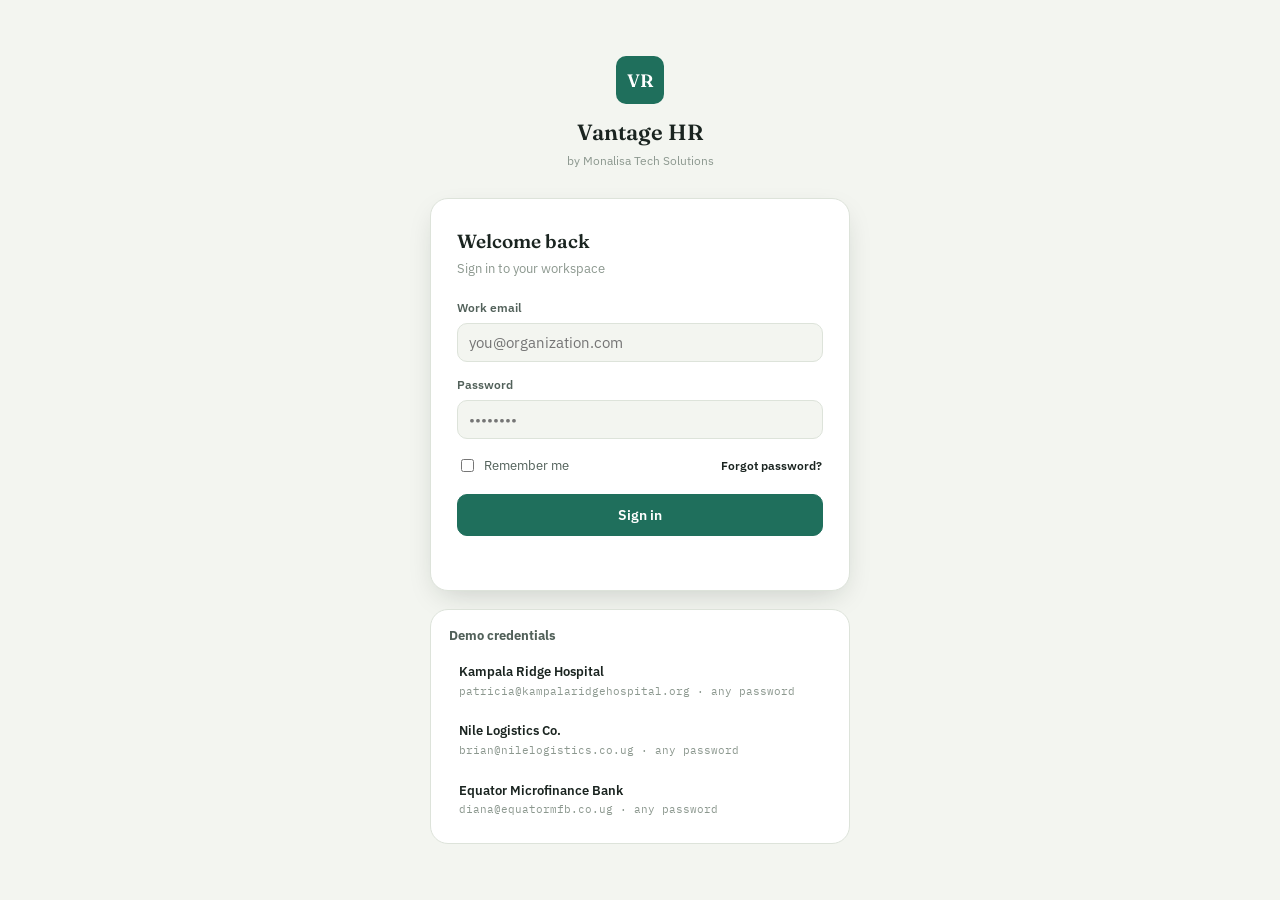
<file: vantage-hr-prototype.html>
<!DOCTYPE html>
<html lang="en" data-theme="light">
<head>
<meta charset="UTF-8">
<meta name="viewport" content="width=device-width, initial-scale=1.0">
<title>Vantage HR</title>
<link rel="preconnect" href="https://fonts.googleapis.com">
<link rel="preconnect" href="https://fonts.gstatic.com" crossorigin>
<link href="https://fonts.googleapis.com/css2?family=Fraunces:ital,opsz,wght@0,9..144,400;0,9..144,500;0,9..144,600;0,9..144,700;1,9..144,500&family=IBM+Plex+Sans:wght@400;500;600;700&family=IBM+Plex+Mono:wght@400;500&display=swap" rel="stylesheet">
<style>

/* ---------------------------------- tokens ---------------------------------- */
:root{
  --paper:#F3F5F0;
  --paper-raised:#FFFFFF;
  --paper-sunken:#EBEEE8;
  --ink:#1A2420;
  --ink-soft:#52615A;
  --ink-faint:#8C988F;
  --border:#DDE3DA;
  --border-strong:#C7D0C4;

  --accent:#1F6F5C;
  --accent-strong:#154A3D;
  --accent-soft:#E2EFEA;
  --accent-contrast:#FFFFFF;

  --gold:#C8932F;
  --danger:#AE4438;
  --danger-soft:#F5E4E1;
  --info-soft:#E6ECF5;

  --r-sm:6px;
  --r-md:10px;
  --r-lg:18px;
  --r-pill:999px;

  --shadow-sm:0 1px 2px rgba(20,30,24,0.07);
  --shadow-md:0 10px 30px -10px rgba(20,30,24,0.22);
  --shadow-lg:0 24px 60px -20px rgba(20,30,24,0.32);

  --font-display:'Fraunces', serif;
  --font-body:'IBM Plex Sans', sans-serif;
  --font-mono:'IBM Plex Mono', monospace;

  --t:180ms cubic-bezier(.4,0,.2,1);
  --sidebar-w:248px;
}

[data-theme="dark"]{
  --paper:#10160F;
  --paper-raised:#171F17;
  --paper-sunken:#0C100B;
  --ink:#EAEFE9;
  --ink-soft:#A7B3A8;
  --ink-faint:#6C786E;
  --border:#283129;
  --border-strong:#36413A;
  --accent-soft:rgba(60,150,128,0.16);
  --danger-soft:rgba(174,68,56,0.18);
  --info-soft:rgba(120,150,200,0.14);
  --shadow-sm:0 1px 2px rgba(0,0,0,0.4);
  --shadow-md:0 10px 30px -10px rgba(0,0,0,0.55);
  --shadow-lg:0 24px 60px -20px rgba(0,0,0,0.7);
}

@media (prefers-reduced-motion: reduce){
  :root{ --t:0ms; }
  *{ scroll-behavior:auto !important; }
}

*,*::before,*::after{ box-sizing:border-box; }
html,body{ height:100%; }
html{ overflow-x:hidden; }
body{
  margin:0;
  font-family:var(--font-body);
  background:var(--paper);
  color:var(--ink);
  font-size:14.5px;
  line-height:1.5;
  -webkit-font-smoothing:antialiased;
}
h1,h2,h3,h4{ font-family:var(--font-display); margin:0; color:var(--ink); font-weight:600; }
p{ margin:0; }
button{ font-family:inherit; font-size:inherit; color:inherit; }
input,select{ font-family:inherit; font-size:inherit; }
ul{ list-style:none; margin:0; padding:0; }
a{ color:inherit; }
::selection{ background:var(--accent-soft); color:var(--accent-strong); }

:focus-visible{
  outline:2px solid var(--accent);
  outline-offset:2px;
  border-radius:4px;
}

.visually-hidden{
  position:absolute; width:1px; height:1px; padding:0; margin:-1px;
  overflow:hidden; clip:rect(0,0,0,0); white-space:nowrap; border:0;
}

button{ cursor:pointer; }
.icon-btn{
  width:36px; height:36px; display:inline-flex; align-items:center; justify-content:center;
  border:1px solid var(--border); background:var(--paper-raised); border-radius:var(--r-md);
  transition:background var(--t), border-color var(--t);
}
.icon-btn:hover{ background:var(--paper-sunken); }
.icon-btn svg{ width:18px; height:18px; stroke:var(--ink-soft); }

/* ---------------------------------- shell ---------------------------------- */
#shell{
  display:flex;
  min-height:100vh;
}

/* sidebar */
#sidebar{
  width:var(--sidebar-w);
  flex-shrink:0;
  background:var(--paper-raised);
  border-right:1px solid var(--border);
  display:flex;
  flex-direction:column;
  position:fixed;
  top:0; left:0; bottom:0;
  z-index:40;
  transition:transform var(--t);
}
.brand-row{
  display:flex; align-items:center; gap:10px;
  padding:20px 18px 16px;
  border-bottom:1px solid var(--border);
}
.org-mark{
  width:36px; height:36px; border-radius:var(--r-md);
  background:var(--accent); color:var(--accent-contrast);
  display:flex; align-items:center; justify-content:center;
  font-family:var(--font-display); font-weight:600; font-size:14px;
  flex-shrink:0;
  transition:background var(--t);
}
.brand-text{ min-width:0; }
.brand-text .org-name{ font-size:13.5px; font-weight:600; color:var(--ink); white-space:nowrap; overflow:hidden; text-overflow:ellipsis; }
.brand-text .platform-name{ font-size:11px; color:var(--ink-faint); margin-top:1px; }

nav.main-nav{ padding:14px 10px; flex:1; overflow-y:auto; }
.nav-section-label{
  font-size:10.5px; letter-spacing:0.06em; text-transform:uppercase;
  color:var(--ink-faint); padding:10px 10px 6px;
}
.nav-item{
  width:100%;
  display:flex; align-items:center; gap:11px;
  padding:9px 10px; margin-bottom:2px;
  border:none; background:transparent; border-radius:var(--r-md);
  color:var(--ink-soft); text-align:left;
  font-size:13.6px; font-weight:500;
  transition:background var(--t), color var(--t);
}
.nav-item svg{ width:18px; height:18px; stroke:currentColor; flex-shrink:0; }
.nav-item:hover{ background:var(--paper-sunken); color:var(--ink); }
.nav-item.active{ background:var(--accent-soft); color:var(--accent-strong); }
.nav-item.active svg{ stroke:var(--accent-strong); }
.nav-item .soon-dot{
  margin-left:auto; width:6px; height:6px; border-radius:50%;
  background:var(--ink-faint); opacity:0.5;
}

.sidebar-foot{
  padding:14px 16px 18px; border-top:1px solid var(--border);
  display:flex; align-items:center; justify-content:space-between; gap:8px;
}
.sidebar-foot .credit{ font-size:11px; color:var(--ink-faint); line-height:1.4; }
.sidebar-foot .credit strong{ color:var(--ink-soft); font-weight:600; }

#sidebar-overlay{
  display:none; position:fixed; inset:0; background:rgba(10,16,12,0.45);
  z-index:35;
}

/* main column */
#main{
  margin-left:var(--sidebar-w);
  flex:1; min-width:0;
  display:flex; flex-direction:column;
}

/* topbar */
#topbar{
  position:sticky; top:0; z-index:30;
  display:flex; align-items:center; gap:14px;
  padding:12px 28px;
  background:var(--paper);
  border-bottom:1px solid var(--border);
}
#hamburger{ display:none; }

.tenant-switch{ position:relative; min-width:0; }
.tenant-btn{
  display:flex; align-items:center; gap:9px;
  padding:7px 12px 7px 8px;
  border:1px solid var(--border); background:var(--paper-raised);
  border-radius:var(--r-md);
  font-size:13px; font-weight:500;
  min-width:0; max-width:100%;
}
.tenant-btn .dot{ width:9px; height:9px; border-radius:50%; background:var(--accent); flex-shrink:0; }
.tenant-btn svg{ width:14px; height:14px; stroke:var(--ink-faint); margin-left:2px; flex-shrink:0; }
#tenant-btn-label{ overflow:hidden; text-overflow:ellipsis; white-space:nowrap; max-width:220px; }
.tenant-menu{
  position:absolute; top:calc(100% + 8px); left:0;
  width:280px; max-width:calc(100vw - 32px);
  background:var(--paper-raised); border:1px solid var(--border);
  border-radius:var(--r-md); box-shadow:var(--shadow-md);
  padding:6px; z-index:50;
  opacity:0; transform:translateY(-4px); pointer-events:none;
  transition:opacity var(--t), transform var(--t);
}
.tenant-menu.open{ opacity:1; transform:translateY(0); pointer-events:auto; }
.tenant-option{
  width:100%; display:flex; align-items:center; gap:10px;
  padding:9px 10px; border:none; background:transparent; border-radius:var(--r-sm);
  text-align:left;
}
.tenant-option:hover{ background:var(--paper-sunken); }
.tenant-option .swatch{ width:26px; height:26px; border-radius:7px; flex-shrink:0; display:flex; align-items:center; justify-content:center; color:#fff; font-size:10.5px; font-family:var(--font-display); font-weight:600; }
.tenant-option .label{ min-width:0; }
.tenant-option .label .name{ font-size:13px; font-weight:500; color:var(--ink); white-space:nowrap; overflow:hidden; text-overflow:ellipsis; }
.tenant-option .label .meta{ font-size:11px; color:var(--ink-faint); }
.tenant-option .check{ margin-left:auto; width:15px; height:15px; stroke:var(--accent); flex-shrink:0; }
.tenant-menu-foot{
  border-top:1px solid var(--border); margin-top:4px; padding:9px 10px 4px;
  font-size:11px; color:var(--ink-faint);
}

.search-wrap{
  flex:1; max-width:420px;
  position:relative;
}
.search-wrap svg{
  position:absolute; left:12px; top:50%; transform:translateY(-50%);
  width:16px; height:16px; stroke:var(--ink-faint); pointer-events:none;
}
.search-wrap input{
  width:100%; padding:9px 12px 9px 36px;
  border:1px solid var(--border); background:var(--paper-raised);
  border-radius:var(--r-pill); color:var(--ink);
}
.search-wrap input::placeholder{ color:var(--ink-faint); }

.topbar-right{ display:flex; align-items:center; gap:10px; margin-left:auto; }
.plan-pill{
  font-size:11.5px; font-weight:600; color:var(--accent-strong);
  background:var(--accent-soft); padding:6px 12px; border-radius:var(--r-pill);
  border:1px solid transparent;
}
.bell-wrap{ position:relative; }
.bell-badge{
  position:absolute; top:5px; right:5px; width:7px; height:7px; border-radius:50%;
  background:var(--danger); border:1.5px solid var(--paper-raised);
}
.user-chip{
  display:flex; align-items:center; gap:8px;
  padding:5px 10px 5px 5px; border:1px solid var(--border); background:var(--paper-raised);
  border-radius:var(--r-pill);
}
.user-chip .avatar{
  width:26px; height:26px; border-radius:50%; background:var(--accent-soft); color:var(--accent-strong);
  display:flex; align-items:center; justify-content:center; font-size:10.5px; font-weight:600;
}
.user-chip .who{ text-align:left; }
.user-chip .who .n{ font-size:12px; font-weight:600; line-height:1.2; }
.user-chip .who .r{ font-size:10.5px; color:var(--ink-faint); line-height:1.2; }

/* content area */
#content{ padding:26px 28px 60px; max-width:1280px; width:100%; margin:0 auto; }
.page{ display:none; }
.page.visible{ display:block; }

.page-header{ display:flex; align-items:flex-end; justify-content:space-between; gap:16px; margin-bottom:22px; flex-wrap:wrap; }
.page-header h1{ font-size:25px; }
.page-header .sub{ color:var(--ink-soft); font-size:13.5px; margin-top:4px; }

.btn{
  display:inline-flex; align-items:center; gap:7px;
  padding:9px 15px; border-radius:var(--r-md); border:1px solid var(--border);
  background:var(--paper-raised); font-size:13px; font-weight:600; color:var(--ink);
  transition:background var(--t), border-color var(--t), transform var(--t);
}
.btn:hover{ background:var(--paper-sunken); }
.btn svg{ width:15px; height:15px; stroke:currentColor; }
.btn-primary{ background:var(--accent); border-color:var(--accent); color:var(--accent-contrast); }
.btn-primary:hover{ background:var(--accent-strong); border-color:var(--accent-strong); }
.btn-quiet{ background:transparent; border-color:transparent; }
.btn-quiet:hover{ background:var(--paper-sunken); }
.btn-danger-text{ color:var(--danger); }

/* KPI row */
.kpi-row{ display:grid; grid-template-columns:repeat(4,1fr); gap:16px; margin-bottom:22px; }
.kpi-card{
  background:var(--paper-raised); border:1px solid var(--border); border-radius:var(--r-lg);
  padding:18px 18px 16px; box-shadow:var(--shadow-sm);
}
.kpi-card.kpi-clickable{ cursor:pointer; transition:transform var(--t), border-color var(--t); }
.kpi-card.kpi-clickable:hover{ border-color:var(--accent); transform:translateY(-1px); }
.kpi-card .label{ font-size:12px; color:var(--ink-soft); font-weight:500; }
.kpi-card .value-row{ display:flex; align-items:flex-end; justify-content:space-between; margin-top:8px; gap:8px; }
.kpi-card .value{ font-family:var(--font-display); font-size:32px; font-weight:600; line-height:1; }
.kpi-card .value.value-currency{ font-size:22px; }
.kpi-card .delta{ font-size:11.5px; color:var(--ink-faint); margin-top:6px; }
.kpi-card .delta.up{ color:var(--accent-strong); }
.kpi-card svg.spark{ width:74px; height:30px; flex-shrink:0; }

/* panels grid */
.panels{ display:grid; grid-template-columns:1.35fr 1fr; gap:16px; align-items:start; }
.panel{
  background:var(--paper-raised); border:1px solid var(--border); border-radius:var(--r-lg);
  padding:20px;
}
.panel + .panel{ margin-top:16px; }
.panel-head{ display:flex; align-items:baseline; justify-content:space-between; margin-bottom:14px; }
.panel-head h3{ font-size:15.5px; }
.panel-head .hint{ font-size:11.5px; color:var(--ink-faint); }

/* dept chart */
.dept-row{ display:grid; grid-template-columns:140px 1fr 30px; align-items:center; gap:10px; margin-bottom:11px; }
.dept-row:last-child{ margin-bottom:0; }
.dept-row .dname{ font-size:12.5px; color:var(--ink-soft); white-space:nowrap; overflow:hidden; text-overflow:ellipsis; }
.dept-bar-track{ height:9px; background:var(--paper-sunken); border-radius:var(--r-pill); overflow:hidden; }
.dept-bar-fill{ height:100%; background:var(--accent); border-radius:var(--r-pill); transition:width 420ms ease; }
.dept-row .dcount{ font-size:12px; color:var(--ink-faint); font-family:var(--font-mono); text-align:right; }

/* activity / lists */
.activity-list li, .celebr-list li{
  display:flex; gap:10px; padding:9px 0;
  border-bottom:1px solid var(--border);
  font-size:13px;
}
.activity-list li:last-child, .celebr-list li:last-child{ border-bottom:none; padding-bottom:0; }
.activity-list .dot{ width:6px; height:6px; border-radius:50%; background:var(--accent); margin-top:6px; flex-shrink:0; }
.activity-list .txt .when{ display:block; font-size:11px; color:var(--ink-faint); margin-top:2px; }
.celebr-list .emoji{ font-size:16px; line-height:1; margin-top:1px; }
.celebr-list .txt .name{ font-weight:600; }
.celebr-list .txt .meta{ display:block; font-size:11.5px; color:var(--ink-faint); margin-top:1px; }

/* filters bar */
.filters-bar{ display:flex; align-items:center; gap:10px; flex-wrap:wrap; margin-bottom:16px; }
.bulk-bar{
  display:flex; align-items:center; gap:10px; flex-wrap:wrap;
  background:var(--accent-soft); border:1px solid var(--accent); border-radius:var(--r-md);
  padding:10px 14px; margin-bottom:14px; font-size:13px; font-weight:600; color:var(--accent-strong);
}
.bulk-bar .btn{ font-size:12px; padding:7px 12px; }
.filters-bar .search-wrap{ max-width:280px; }
.chip-group{ display:flex; gap:6px; flex-wrap:wrap; }
.chip{
  padding:6px 12px; border-radius:var(--r-pill); border:1px solid var(--border);
  background:var(--paper-raised); font-size:12px; font-weight:500; color:var(--ink-soft);
  transition:all var(--t);
}
.chip:hover{ background:var(--paper-sunken); }
.chip.active{ background:var(--accent); border-color:var(--accent); color:var(--accent-contrast); }
.filters-spacer{ flex:1; }
.result-count{ font-size:12px; color:var(--ink-faint); }

/* table */
.table-wrap{
  background:var(--paper-raised); border:1px solid var(--border); border-radius:var(--r-lg);
  overflow-x:auto;
}
table.emp-table{ width:100%; border-collapse:collapse; min-width:760px; }
.emp-table thead th{
  text-align:left; font-size:11px; text-transform:uppercase; letter-spacing:0.05em;
  color:var(--ink-faint); font-weight:600; padding:13px 16px; border-bottom:1px solid var(--border);
  white-space:nowrap;
}
.emp-table th.sortable{ cursor:pointer; user-select:none; }
.emp-table th.sortable:hover{ color:var(--ink-soft); }
.emp-table th .arrow{ display:inline-block; margin-left:3px; opacity:0.4; }
.emp-table th.sorted .arrow{ opacity:1; color:var(--accent); }
.emp-table tbody tr{ border-bottom:1px solid var(--border); transition:background var(--t); cursor:pointer; }
.emp-table tbody tr:last-child{ border-bottom:none; }
.emp-table tbody tr:hover{ background:var(--paper-sunken); }
.emp-table td{ padding:11px 16px; font-size:13px; vertical-align:middle; }
.who-cell{ display:flex; align-items:center; gap:10px; }
.who-cell .avatar{
  width:32px; height:32px; border-radius:50%; background:var(--accent-soft); color:var(--accent-strong);
  display:flex; align-items:center; justify-content:center; font-size:11px; font-weight:600; flex-shrink:0;
}
.who-cell .name{ font-weight:600; color:var(--ink); }
.who-cell .title{ font-size:11.5px; color:var(--ink-faint); }
.id-cell{ font-family:var(--font-mono); font-size:12px; color:var(--ink-faint); }
.status-pill{ display:inline-flex; align-items:center; gap:5px; padding:4px 10px; border-radius:var(--r-pill); font-size:11.5px; font-weight:600; }
.status-pill .dot{ width:6px; height:6px; border-radius:50%; }
.status-active{ background:var(--accent-soft); color:var(--accent-strong); }
.status-active .dot{ background:var(--accent); }
.status-leave{ background:#FBF0DD; color:#8A6212; }
.status-leave .dot{ background:#C8932F; }
.status-probation{ background:var(--info-soft); color:#3A4F7A; }
.status-probation .dot{ background:#5C75A8; }
.row-menu-wrap{ position:relative; text-align:right; }
.kebab-btn{ width:30px; height:30px; border:none; background:transparent; border-radius:var(--r-sm); display:inline-flex; align-items:center; justify-content:center; }
.kebab-btn:hover{ background:var(--paper-sunken); }
.kebab-btn svg{ width:16px; height:16px; stroke:var(--ink-soft); }
.row-menu{
  position:absolute; right:0; top:calc(100% + 4px); width:160px;
  background:var(--paper-raised); border:1px solid var(--border); border-radius:var(--r-md);
  box-shadow:var(--shadow-md); padding:5px; z-index:20; text-align:left;
  opacity:0; transform:translateY(-4px); pointer-events:none; transition:opacity var(--t), transform var(--t);
}
.row-menu.open{ opacity:1; transform:translateY(0); pointer-events:auto; }
.row-menu button{ width:100%; text-align:left; padding:8px 10px; border:none; background:transparent; border-radius:var(--r-sm); font-size:12.5px; }
.row-menu button:hover{ background:var(--paper-sunken); }

/* leave requests */
.request-row{
  display:flex; align-items:center; gap:14px;
  padding:13px 0; border-bottom:1px solid var(--border);
  flex-wrap:wrap;
}
.request-row:last-child{ border-bottom:none; padding-bottom:0; }
.request-row .avatar{
  width:34px; height:34px; border-radius:50%; background:var(--accent-soft); color:var(--accent-strong);
  display:flex; align-items:center; justify-content:center; font-size:11px; font-weight:600; flex-shrink:0;
}
.request-row .rmeta{ flex:1; min-width:160px; }
.request-row .rname{ font-weight:600; font-size:13px; display:block; }
.request-row .rdetail{ font-size:12px; color:var(--ink-soft); margin-top:2px; }
.request-row .rtype{
  font-size:10.5px; font-weight:600; padding:3px 9px; border-radius:var(--r-pill);
  background:var(--info-soft); color:#3A4F7A; white-space:nowrap;
}
.request-row .ractions{ display:flex; gap:7px; flex-shrink:0; margin-left:auto; }
.request-row .ractions button{
  padding:7px 13px; border-radius:var(--r-md); border:1px solid var(--border);
  background:var(--paper-raised); font-size:12px; font-weight:600;
  transition:background var(--t), border-color var(--t), color var(--t);
}
.request-row .approve{ background:var(--accent); border-color:var(--accent); color:var(--accent-contrast); }
.request-row .approve:hover{ background:var(--accent-strong); }
.request-row .deny:hover{ background:var(--danger-soft); border-color:var(--danger); color:var(--danger); }
.empty-inline{ padding:18px 2px; color:var(--ink-faint); font-size:13px; }

/* out this week */
.week-strip{ display:grid; grid-template-columns:repeat(7,1fr); gap:8px; }
.week-day{
  border:1px solid var(--border); border-radius:var(--r-md); padding:10px 8px; min-height:96px;
  background:var(--paper);
}
.week-day.is-today{ border-color:var(--accent); background:var(--accent-soft); }
.week-day .wd-label{ font-size:11px; font-weight:600; color:var(--ink-soft); margin-bottom:7px; }
.week-day .wd-name{
  font-size:10.5px; padding:3px 7px; border-radius:var(--r-sm); background:var(--paper-raised);
  border:1px solid var(--border); margin-bottom:4px; white-space:nowrap; overflow:hidden; text-overflow:ellipsis;
}
.week-day .wd-name.pending{ border-style:dashed; color:var(--ink-faint); }
.week-day .wd-empty{ font-size:11px; color:var(--ink-faint); padding-top:4px; }

/* attendance */
.att-status{ font-size:12px; font-weight:600; }
.att-status.on-time{ color:var(--accent-strong); }
.att-status.late{ color:#8A6212; }
.att-status.absent{ color:var(--danger); }
.att-status.leave{ color:var(--ink-faint); }

/* recruitment: open roles */
.role-row{
  display:flex; align-items:center; gap:14px; padding:12px 4px;
  border-bottom:1px solid var(--border); cursor:pointer; border-radius:var(--r-sm);
  transition:background var(--t);
}
.role-row:last-child{ border-bottom:none; }
.role-row:hover{ background:var(--paper-sunken); }
.role-row.active-filter{ background:var(--accent-soft); }
.role-row .rmid{ flex:1; min-width:0; }
.role-row .rtitle{ font-weight:600; font-size:13.5px; }
.role-row .rloc{ font-size:11.5px; color:var(--ink-faint); margin-top:2px; }
.role-row .rdept{ font-size:12px; color:var(--ink-soft); white-space:nowrap; }
.role-row .rapps{ font-size:12px; color:var(--ink-faint); font-family:var(--font-mono); white-space:nowrap; min-width:64px; text-align:right; }
.role-row .rdate{ font-size:11.5px; color:var(--ink-faint); white-space:nowrap; min-width:84px; text-align:right; }
.status-open{ background:var(--accent-soft); color:var(--accent-strong); }
.status-open .dot{ background:var(--accent); }
.status-hold{ background:#FBF0DD; color:#8A6212; }
.status-hold .dot{ background:#C8932F; }

.recruit-toolbar{ display:flex; align-items:center; gap:10px; flex-wrap:wrap; margin-bottom:14px; }
.filter-chip{
  display:inline-flex; align-items:center; gap:7px; background:var(--accent-soft); color:var(--accent-strong);
  padding:6px 6px 6px 13px; border-radius:var(--r-pill); font-size:12px; font-weight:600;
}
.filter-chip button{
  width:18px; height:18px; border-radius:50%; border:none; background:rgba(20,30,24,0.1);
  display:flex; align-items:center; justify-content:center; flex-shrink:0;
}
.filter-chip svg{ width:10px; height:10px; stroke:currentColor; }

/* kanban */
.kanban{ display:grid; grid-template-columns:repeat(5,minmax(0,1fr)); gap:12px; align-items:start; }
.kanban-col{ background:var(--paper); border:1px solid var(--border); border-radius:var(--r-md); padding:10px; min-height:90px; }
.kanban-col .kc-head{ display:flex; justify-content:space-between; align-items:center; margin-bottom:10px; padding:0 2px; }
.kanban-col .kc-title{ font-size:10.8px; font-weight:700; text-transform:uppercase; letter-spacing:0.04em; color:var(--ink-soft); }
.kanban-col .kc-count{ font-size:11px; color:var(--ink-faint); font-family:var(--font-mono); }
.kc-empty{ font-size:11px; color:var(--ink-faint); padding:8px 2px; }
.candidate-card{
  background:var(--paper-raised); border:1px solid var(--border); border-radius:var(--r-md);
  padding:10px 11px; margin-bottom:8px; box-shadow:var(--shadow-sm);
}
.candidate-card:last-child{ margin-bottom:0; }
.candidate-card .cc-top{ display:flex; align-items:flex-start; gap:8px; }
.candidate-card .avatar{
  width:26px; height:26px; border-radius:50%; background:var(--accent-soft); color:var(--accent-strong);
  display:flex; align-items:center; justify-content:center; font-size:10px; font-weight:600; flex-shrink:0;
}
.candidate-card .cc-name{ font-size:12.5px; font-weight:600; line-height:1.3; }
.candidate-card .cc-role{ font-size:11px; color:var(--ink-faint); margin-top:2px; }
.candidate-card .cc-sched{ font-size:10.5px; color:var(--accent-strong); margin-top:7px; font-weight:600; }
.candidate-card .cc-actions{ display:flex; gap:6px; margin-top:9px; }
.candidate-card .cc-actions button{
  flex:1; font-size:10.6px; font-weight:600; padding:6px 4px; border-radius:var(--r-sm);
  border:1px solid var(--border); background:var(--paper); transition:background var(--t), color var(--t), border-color var(--t);
}
.candidate-card .cc-advance{ background:var(--accent); border-color:var(--accent); color:var(--accent-contrast); }
.candidate-card .cc-advance:hover{ background:var(--accent-strong); }
.candidate-card .cc-reject:hover{ background:var(--danger-soft); border-color:var(--danger); color:var(--danger); }
.candidate-card .cc-reopen:hover{ background:var(--accent-soft); border-color:var(--accent); color:var(--accent-strong); }
.candidate-card .cc-badge{ display:inline-block; font-size:10.5px; font-weight:700; color:var(--accent-strong); margin-top:8px; }
.candidate-card .cc-badge.rejected{ color:var(--ink-faint); }
.candidate-card{ cursor:pointer; transition:opacity 150ms ease, border-color var(--t); }
.candidate-card.dragging{ opacity:0.4; }
.candidate-card .cc-notes-badge{
  display:inline-block; font-size:10px; font-weight:600; color:var(--ink-faint);
  background:var(--paper-sunken); padding:2px 7px; border-radius:var(--r-pill); margin-top:6px;
}
.candidate-card .cc-offer{ width:100%; background:var(--gold); border-color:var(--gold); color:#fff; }
.candidate-card .cc-offer:hover{ filter:brightness(0.92); }
.kanban-col.drop-target{ border-color:var(--accent); background:var(--accent-soft); }

/* candidate modal */
.cand-modal-body{ padding:18px 22px; max-height:60vh; overflow-y:auto; }
.cand-note{ padding:10px 0; border-bottom:1px solid var(--border); font-size:12.5px; }
.cand-note:last-child{ border-bottom:none; }
.cand-note .cn-when{ display:block; font-size:11px; color:var(--ink-faint); margin-top:3px; }
.cand-add-note textarea{
  width:100%; padding:9px 11px; border:1px solid var(--border); border-radius:var(--r-md);
  background:var(--paper); color:var(--ink); font-family:inherit; resize:vertical; margin-bottom:8px;
}

/* offer letter */
.offer-preview{
  background:#fff; color:#1A2420; padding:32px; border-radius:var(--r-md); border:1px solid var(--border);
  font-family:var(--font-body); font-size:13.5px; line-height:1.7; max-height:55vh; overflow-y:auto;
}
.offer-preview h2{ font-family:var(--font-display); font-size:19px; margin-bottom:4px; }
.offer-preview .offer-meta{ color:#6B7670; font-size:12px; margin-bottom:18px; }
#print-area{ display:none; }
@media print{
  body > *:not(#print-area){ display:none !important; }
  #print-area{ display:block !important; padding:40px; max-width:680px; margin:0 auto; }
}

/* payroll */
.payrun-card{ display:flex; align-items:center; gap:18px; flex-wrap:wrap; }
.payrun-status{
  display:inline-flex; align-items:center; gap:7px; padding:6px 13px; border-radius:var(--r-pill);
  font-size:12px; font-weight:700;
}
.payrun-status.scheduled{ background:var(--info-soft); color:#3A4F7A; }
.payrun-status.processing{ background:#FBF0DD; color:#8A6212; }
.payrun-status.completed{ background:var(--accent-soft); color:var(--accent-strong); }
.payrun-status .pdot{ width:7px; height:7px; border-radius:50%; background:currentColor; }
.payrun-meta{ flex:1; min-width:200px; }
.payrun-meta .pm-row{ font-size:13px; color:var(--ink-soft); margin-bottom:3px; }
.payrun-meta .pm-row strong{ color:var(--ink); }
.payrun-note{ font-size:11.5px; color:var(--ink-faint); margin-top:14px; }

.salary-cell{ font-family:var(--font-mono); font-size:12.5px; }
.salary-cell.net{ font-weight:600; color:var(--ink); }

#payslip-overlay{ position:fixed; inset:0; background:rgba(10,16,12,0.45); z-index:70; opacity:0; pointer-events:none; transition:opacity var(--t); display:flex; align-items:center; justify-content:center; padding:20px; }
#payslip-overlay.open{ opacity:1; pointer-events:auto; }
#payslip-modal{
  width:420px; max-width:100%; background:var(--paper-raised); border-radius:var(--r-lg);
  box-shadow:var(--shadow-lg); transform:translateY(8px) scale(0.98); transition:transform var(--t); opacity:0;
}
#payslip-overlay.open #payslip-modal{ transform:translateY(0) scale(1); opacity:1; }
.payslip-head{ padding:20px 22px 14px; border-bottom:1px solid var(--border); display:flex; justify-content:space-between; align-items:flex-start; }
.payslip-head .ph-name{ font-size:16px; font-weight:600; font-family:var(--font-display); }
.payslip-head .ph-meta{ font-size:12px; color:var(--ink-faint); margin-top:3px; }
.payslip-body{ padding:18px 22px; }
.payslip-line{ display:flex; justify-content:space-between; padding:8px 0; font-size:13px; border-bottom:1px solid var(--border); }
.payslip-line:last-child{ border-bottom:none; }
.payslip-line .pl-label{ color:var(--ink-soft); }
.payslip-line .pl-amt{ font-family:var(--font-mono); }
.payslip-line.deduction .pl-amt{ color:var(--danger); }
.payslip-line.total{ border-top:2px solid var(--ink); margin-top:4px; padding-top:12px; }
.payslip-line.total .pl-label, .payslip-line.total .pl-amt{ font-weight:700; font-size:14.5px; color:var(--ink); }
.payslip-adjust{ padding:6px 22px 18px; border-top:1px solid var(--border); }
.payslip-foot{
  padding:14px 22px 20px; font-size:11px; color:var(--ink-faint); border-top:1px solid var(--border);
  display:flex; align-items:center; justify-content:space-between; gap:12px; flex-wrap:wrap;
}

/* performance: review queue */
.review-row{
  display:flex; align-items:center; gap:14px; padding:12px 0;
  border-bottom:1px solid var(--border); flex-wrap:wrap;
}
.review-row:last-child{ border-bottom:none; padding-bottom:0; }
.review-row .avatar{
  width:32px; height:32px; border-radius:50%; background:var(--accent-soft); color:var(--accent-strong);
  display:flex; align-items:center; justify-content:center; font-size:11px; font-weight:600; flex-shrink:0;
}
.review-row .rvmeta{ flex:1; min-width:160px; }
.review-row .rvname{ font-weight:600; font-size:13px; display:block; }
.review-row .rvdetail{ font-size:12px; color:var(--ink-soft); margin-top:2px; }
.review-row .rvstars{ color:var(--gold); font-size:13px; letter-spacing:1px; white-space:nowrap; }
.review-row .rvaction{ flex-shrink:0; margin-left:auto; }
.review-row .rvaction button{
  padding:7px 14px; border-radius:var(--r-md); border:1px solid var(--border);
  background:var(--paper-raised); font-size:12px; font-weight:600;
  transition:background var(--t), border-color var(--t), color var(--t);
}
.review-row .rvaction button.primary{ background:var(--accent); border-color:var(--accent); color:var(--accent-contrast); }
.review-row .rvaction button.primary:hover{ background:var(--accent-strong); }

/* goals */
.goal-row{ padding:13px 0; border-bottom:1px solid var(--border); }
.goal-row:last-child{ border-bottom:none; padding-bottom:0; }
.goal-row .gh{ display:flex; align-items:center; justify-content:space-between; gap:10px; margin-bottom:7px; flex-wrap:wrap; }
.goal-row .gtitle{ font-size:13.3px; font-weight:600; }
.goal-row .gmeta{ font-size:11.5px; color:var(--ink-faint); margin-top:2px; }
.goal-row .gbar-row{ display:flex; align-items:center; gap:10px; }
.goal-row .gpct{ font-size:11.5px; color:var(--ink-faint); font-family:var(--font-mono); width:34px; text-align:right; flex-shrink:0; }

/* star picker */
.star-picker{ display:flex; gap:6px; justify-content:center; padding:8px 0 18px; }
.star-picker button{
  width:40px; height:40px; border:none; background:transparent; font-size:26px; line-height:1;
  color:var(--border-strong); transition:color var(--t), transform var(--t);
}
.star-picker button.selected{ color:var(--gold); }
.star-picker button:hover{ color:var(--gold); transform:scale(1.08); }
.review-modal-name{ text-align:center; font-size:14px; color:var(--ink-soft); padding:16px 20px 0; }

/* reports */
.report-filter-bar{ display:flex; align-items:center; gap:12px; flex-wrap:wrap; margin-bottom:18px; }
.report-date-range{ display:flex; align-items:center; gap:8px; }
.report-date-range input[type="date"]{
  padding:7px 10px; border:1px solid var(--border); border-radius:var(--r-md);
  background:var(--paper-raised); color:var(--ink); font-family:inherit; font-size:12.5px;
}
.stat-mini-row{ display:flex; gap:12px; flex-wrap:wrap; margin-bottom:16px; }
.stat-mini{
  flex:1; min-width:135px; background:var(--paper); border:1px solid var(--border);
  border-radius:var(--r-md); padding:13px 15px;
}
.stat-mini .sm-label{ font-size:11px; color:var(--ink-faint); }
.stat-mini .sm-value{ font-family:var(--font-display); font-size:21px; font-weight:600; margin-top:4px; }
.report-panels{ display:grid; grid-template-columns:1fr 1fr; gap:16px; }
.report-panels .panel{ margin-bottom:0; }

/* svg bar chart */
.svg-chart{ width:100%; overflow-x:auto; }
.svg-chart svg{ display:block; }
.svg-bar{ transition:opacity 150ms ease; }
.svg-bar:hover{ opacity:0.75; }
.svg-label{ font-family:var(--font-body); fill:var(--ink-soft); font-size:11px; }
.svg-value-label{ font-family:var(--font-mono); fill:var(--ink-faint); font-size:10px; }

/* settings / api keys */
.api-key-row{ display:flex; align-items:center; gap:12px; padding:12px 0; border-bottom:1px solid var(--border); flex-wrap:wrap; }
.api-key-row:last-child{ border-bottom:none; }
.api-key-row .ak-label{ font-weight:600; font-size:13px; flex:1; min-width:100px; }
.api-key-row .ak-scope{ font-size:11px; color:var(--ink-faint); margin-top:2px; }
.api-key-row code{
  font-family:var(--font-mono); font-size:11.5px; background:var(--paper-sunken);
  padding:5px 10px; border-radius:var(--r-sm); color:var(--ink-soft);
  max-width:200px; overflow:hidden; text-overflow:ellipsis; white-space:nowrap; display:block;
}
.webhook-row{ padding:12px 0; border-bottom:1px solid var(--border); }
.webhook-row:last-child{ border-bottom:none; }
.webhook-row .wh-url{ font-family:var(--font-mono); font-size:11.5px; color:var(--ink-soft); word-break:break-all; }
.webhook-row .wh-meta{ font-size:11px; color:var(--ink-faint); margin-top:3px; }

/* settings */
.settings-form-grid{ display:grid; grid-template-columns:1fr 1fr; gap:14px 16px; }
.settings-form-grid .field.full{ grid-column:1 / -1; }
.settings-actions{ display:flex; justify-content:flex-end; margin-top:16px; }

.color-row{ display:flex; align-items:center; gap:16px; flex-wrap:wrap; }
.color-swatch-input{
  width:52px; height:52px; border-radius:var(--r-md); border:1px solid var(--border);
  padding:0; cursor:pointer; background:none;
}
.color-meta{ flex:1; min-width:160px; }
.color-meta .cm-label{ font-size:12.5px; font-weight:600; color:var(--ink); }
.color-meta .cm-hex{ font-family:var(--font-mono); font-size:11.5px; color:var(--ink-faint); margin-top:2px; }
.color-preview-row{ display:flex; align-items:center; gap:10px; margin-top:16px; padding-top:16px; border-top:1px solid var(--border); flex-wrap:wrap; }
.color-preview-row .preview-pill{
  background:var(--accent); color:var(--accent-contrast); padding:8px 16px;
  border-radius:var(--r-pill); font-size:12.5px; font-weight:600;
}
.color-preview-row .preview-label{ font-size:11.5px; color:var(--ink-faint); }

.member-row{ display:flex; align-items:center; gap:13px; padding:12px 0; border-bottom:1px solid var(--border); flex-wrap:wrap; }
.member-row:last-child{ border-bottom:none; padding-bottom:0; }
.member-row .avatar{
  width:34px; height:34px; border-radius:50%; background:var(--accent-soft); color:var(--accent-strong);
  display:flex; align-items:center; justify-content:center; font-size:11px; font-weight:600; flex-shrink:0;
}
.member-row .mmeta{ flex:1; min-width:170px; }
.member-row .mname{ font-weight:600; font-size:13px; }
.member-row .memail{ font-size:11.5px; color:var(--ink-faint); margin-top:1px; }
.role-badge{ font-size:11px; font-weight:700; padding:4px 11px; border-radius:var(--r-pill); white-space:nowrap; }
.role-badge.owner{ background:var(--accent-soft); color:var(--accent-strong); }
.role-badge.admin{ background:var(--info-soft); color:#3A4F7A; }
.role-badge.member{ background:var(--paper-sunken); color:var(--ink-soft); border:1px solid var(--border); }
.role-badge.invited{ background:#FBF0DD; color:#8A6212; }

/* settings */
.settings-section-title{ font-size:13px; font-weight:700; color:var(--ink-soft); margin-bottom:14px; }
.field-grid{ display:grid; grid-template-columns:1fr 1fr; gap:16px; }
.field-grid .field.full{ grid-column:span 2; }
.field input[type="color"]{ height:42px; padding:4px; cursor:pointer; }
.color-field-row{ display:flex; align-items:center; gap:10px; }
.color-field-row input[type="color"]{ width:52px; flex-shrink:0; }
.color-field-row input[type="text"]{ flex:1; font-family:var(--font-mono); }

.toggle-row{ display:flex; align-items:center; justify-content:space-between; padding:14px 0; border-bottom:1px solid var(--border); gap:16px; }
.toggle-row:last-child{ border-bottom:none; padding-bottom:0; }
.toggle-row .tr-label{ font-size:13.5px; font-weight:600; }
.toggle-row .tr-desc{ font-size:12px; color:var(--ink-faint); margin-top:2px; }
.switch{ position:relative; width:44px; height:26px; flex-shrink:0; display:inline-block; }
.switch input{ opacity:0; width:0; height:0; position:absolute; }
.switch .slider{ position:absolute; inset:0; background:var(--border-strong); border-radius:999px; cursor:pointer; transition:background var(--t); }
.switch .slider::before{ content:''; position:absolute; width:20px; height:20px; left:3px; top:3px; background:#fff; border-radius:50%; transition:transform var(--t); box-shadow:var(--shadow-sm); }
.switch input:checked + .slider{ background:var(--accent); }
.switch input:checked + .slider::before{ transform:translateX(18px); }
.switch input:focus-visible + .slider{ outline:2px solid var(--accent); outline-offset:2px; }

.team-row{ display:flex; align-items:center; gap:12px; padding:12px 0; border-bottom:1px solid var(--border); flex-wrap:wrap; }
.team-row:last-child{ border-bottom:none; padding-bottom:0; }
.team-row .avatar{ width:32px; height:32px; border-radius:50%; background:var(--accent-soft); color:var(--accent-strong); display:flex; align-items:center; justify-content:center; font-size:11px; font-weight:600; flex-shrink:0; }
.team-row .tmeta{ flex:1; min-width:140px; }
.team-row .tname{ font-weight:600; font-size:13px; }
.team-row .temail{ font-size:11.5px; color:var(--ink-faint); }
.role-badge{ font-size:11px; font-weight:600; padding:4px 11px; border-radius:var(--r-pill); background:var(--info-soft); color:#3A4F7A; white-space:nowrap; }
.role-badge.owner{ background:var(--accent-soft); color:var(--accent-strong); }
.role-badge.invited{ background:#FBF0DD; color:#8A6212; }
.team-row .cancel-invite{ font-size:11.5px; color:var(--danger); background:none; border:none; font-weight:600; }

.plan-grid{ display:grid; grid-template-columns:repeat(3,1fr); gap:14px; margin-bottom:20px; }
.plan-card{ border:1px solid var(--border); border-radius:var(--r-lg); padding:18px; background:var(--paper); }
.plan-card.current{ border-color:var(--accent); background:var(--accent-soft); }
.plan-card .pc-name{ font-family:var(--font-display); font-size:16.5px; font-weight:600; }
.plan-card .pc-price{ font-size:12.5px; color:var(--ink-soft); margin:6px 0 12px; }
.plan-card ul{ font-size:12px; color:var(--ink-soft); }
.plan-card li{ padding:3px 0; }
.plan-card .pc-current-tag{ display:inline-block; font-size:10.5px; font-weight:700; color:var(--accent-strong); margin-bottom:8px; text-transform:uppercase; letter-spacing:0.04em; }
.usage-bar-row{ margin-bottom:16px; }
.usage-bar-row:last-child{ margin-bottom:0; }
.usage-bar-row .ub-label{ display:flex; justify-content:space-between; font-size:12px; margin-bottom:6px; color:var(--ink-soft); }
.usage-bar-row .ub-track{ height:8px; background:var(--paper-sunken); border-radius:999px; overflow:hidden; }
.usage-bar-row .ub-fill{ height:100%; background:var(--accent); border-radius:999px; }

/* careers / public job board */
#careers-view{ display:none; position:fixed; inset:0; background:var(--paper); z-index:200; overflow-y:auto; }
.careers-shell{ max-width:760px; margin:0 auto; padding:0 24px 80px; }
.careers-header{ display:flex; align-items:center; justify-content:space-between; padding:24px 0; border-bottom:1px solid var(--border); margin-bottom:36px; }
.careers-brand{ display:flex; align-items:center; gap:12px; }
.careers-org-name{ font-family:var(--font-display); font-weight:600; font-size:16px; }
.careers-org-tag{ font-size:11.5px; color:var(--ink-faint); }
.careers-main h1{ font-size:28px; margin-bottom:8px; }
.careers-sub{ color:var(--ink-soft); font-size:14px; margin-bottom:28px; }
.careers-role-card{
  border:1px solid var(--border); border-radius:var(--r-lg); padding:18px 20px; margin-bottom:14px;
  display:flex; align-items:center; gap:16px; flex-wrap:wrap; background:var(--paper-raised);
}
.careers-role-card .crc-info{ flex:1; min-width:200px; }
.careers-role-card .crc-title{ font-weight:600; font-size:15px; }
.careers-role-card .crc-meta{ font-size:12.5px; color:var(--ink-faint); margin-top:4px; }
.careers-form{ max-width:480px; }
.careers-form .field textarea{
  width:100%; padding:9px 11px; border:1px solid var(--border); border-radius:var(--r-md);
  background:var(--paper-raised); color:var(--ink); font-family:inherit; resize:vertical;
}
.careers-thanks{ text-align:center; padding:60px 20px; max-width:420px; margin:0 auto; }
.careers-thanks .glyph{
  width:56px; height:56px; border-radius:50%; background:var(--accent-soft); color:var(--accent-strong);
  display:flex; align-items:center; justify-content:center; font-size:24px; margin:0 auto 18px;
}
.careers-thanks h2{ font-size:19px; margin-bottom:8px; }
.careers-thanks p{ color:var(--ink-soft); font-size:13.5px; margin-bottom:22px; }

/* login screen */
#login-screen{
  position:fixed; inset:0; background:var(--paper); z-index:300;
  display:flex; align-items:center; justify-content:center; padding:20px; overflow-y:auto;
}
.login-wrap{ width:100%; max-width:420px; }
.login-brand{ text-align:center; margin-bottom:28px; }
.login-brand .org-mark{ margin:0 auto 12px; }
.login-brand-name{ font-family:var(--font-display); font-size:22px; font-weight:600; }
.login-brand-tag{ font-size:11.5px; color:var(--ink-faint); margin-top:3px; }
.login-card{
  background:var(--paper-raised); border:1px solid var(--border); border-radius:var(--r-lg);
  padding:28px 26px; box-shadow:var(--shadow-md); margin-bottom:18px;
}
.login-title{ font-size:19px; margin-bottom:4px; }
.login-sub{ font-size:13px; color:var(--ink-faint); margin-bottom:20px; }
.login-options{ display:flex; align-items:center; justify-content:space-between; margin-bottom:16px; }
.login-remember{ display:flex; align-items:center; gap:7px; font-size:12.5px; color:var(--ink-soft); cursor:pointer; }
.login-submit{ width:100%; justify-content:center; padding:11px; font-size:14px; }
.login-hint{ font-size:12px; color:var(--danger); margin-top:10px; min-height:16px; text-align:center; }
.login-demo-note{
  background:var(--paper-raised); border:1px solid var(--border); border-radius:var(--r-lg);
  padding:16px 18px;
}
.login-demo-row{
  padding:9px 10px; border-radius:var(--r-md); margin-bottom:4px; cursor:pointer;
  transition:background var(--t);
}
.login-demo-row:last-child{ margin-bottom:0; }
.login-demo-row:hover{ background:var(--paper-sunken); }
.login-demo-org{ display:block; font-size:12.5px; font-weight:600; }
.login-demo-cred{ display:block; font-size:11px; color:var(--ink-faint); font-family:var(--font-mono); margin-top:2px; }

/* org chart */
.org-chart-wrap{ overflow-x:auto; padding-bottom:16px; }
.org-level{ display:flex; justify-content:center; gap:18px; margin-bottom:0; position:relative; }
.org-level + .org-level{ margin-top:28px; }
.org-node{
  background:var(--paper-raised); border:1px solid var(--border); border-radius:var(--r-md);
  padding:10px 14px; min-width:140px; max-width:170px; text-align:center;
  box-shadow:var(--shadow-sm); position:relative; cursor:pointer;
  transition:border-color var(--t), transform var(--t);
}
.org-node:hover{ border-color:var(--accent); transform:translateY(-1px); }
.org-node.root-node{ border-color:var(--accent); background:var(--accent-soft); }
.org-node .on-avatar{
  width:36px; height:36px; border-radius:50%; background:var(--accent-soft);
  color:var(--accent-strong); display:flex; align-items:center; justify-content:center;
  font-size:11.5px; font-weight:600; margin:0 auto 7px;
}
.root-node .on-avatar{ background:var(--accent); color:var(--accent-contrast); }
.org-node .on-name{ font-size:12.5px; font-weight:600; white-space:nowrap; overflow:hidden; text-overflow:ellipsis; }
.org-node .on-title{ font-size:10.5px; color:var(--ink-faint); margin-top:2px; white-space:nowrap; overflow:hidden; text-overflow:ellipsis; }
.org-connector{
  display:flex; justify-content:center; gap:18px;
  border-top:2px solid var(--border); margin:0 60px; position:relative;
}
.org-connector::before{
  content:''; position:absolute; top:-2px; left:50%; width:0; height:20px;
  border-left:2px solid var(--border); transform:translateX(-50%);
}
.org-branch{ display:flex; flex-direction:column; align-items:center; gap:0; }
.org-branch-line{
  width:2px; height:20px; background:var(--border); margin:0 auto;
}

/* notifications */
.notif-item{
  display:flex; align-items:flex-start; gap:12px; padding:14px 0;
  border-bottom:1px solid var(--border); cursor:pointer;
  transition:background var(--t);
}
.notif-item:last-child{ border-bottom:none; }
.notif-item:hover{ background:var(--paper-sunken); margin:0 -4px; padding:14px 4px; border-radius:var(--r-sm); }
.notif-item.unread .notif-dot{ background:var(--accent); }
.notif-dot{ width:8px; height:8px; border-radius:50%; background:var(--border-strong); margin-top:5px; flex-shrink:0; }
.notif-body{ flex:1; min-width:0; }
.notif-body .nb-text{ font-size:13px; }
.notif-body .nb-when{ font-size:11px; color:var(--ink-faint); margin-top:3px; }
.notif-type-tag{ font-size:10.5px; font-weight:600; padding:3px 8px; border-radius:var(--r-pill); background:var(--info-soft); color:#3A4F7A; white-space:nowrap; }
.notif-empty{ padding:50px 20px; text-align:center; color:var(--ink-faint); font-size:13px; }

/* shifts */
.shift-grid{ display:grid; grid-template-columns:140px repeat(7,1fr); gap:0; border:1px solid var(--border); border-radius:var(--r-md); overflow:hidden; }
.shift-grid .sg-head{ background:var(--paper-sunken); padding:9px 8px; font-size:11px; font-weight:600; color:var(--ink-soft); text-align:center; border-bottom:1px solid var(--border); border-right:1px solid var(--border); }
.shift-grid .sg-name{ background:var(--paper); padding:9px 12px; font-size:12.5px; font-weight:600; border-bottom:1px solid var(--border); border-right:1px solid var(--border); white-space:nowrap; overflow:hidden; text-overflow:ellipsis; display:flex; align-items:center; gap:7px; }
.shift-grid .sg-name:last-of-type{ border-bottom:none; }
.shift-cell{
  border-bottom:1px solid var(--border); border-right:1px solid var(--border);
  padding:5px; min-height:46px; cursor:pointer; transition:background var(--t);
  display:flex; align-items:center; justify-content:center;
}
.shift-cell:hover{ background:var(--accent-soft); }
.shift-cell .shift-tag{
  font-size:10px; font-weight:600; padding:3px 7px; border-radius:var(--r-sm);
  background:var(--accent); color:var(--accent-contrast); text-align:center; width:100%;
}
.shift-cell .shift-tag.off{ background:var(--paper-sunken); color:var(--ink-faint); }
.shift-cell .shift-tag.leave{ background:#FBF0DD; color:#8A6212; }

/* interview scorecard */
.scorecard-criterion{ padding:10px 0; border-bottom:1px solid var(--border); }
.scorecard-criterion:last-child{ border-bottom:none; }
.scorecard-criterion .sc-label{ font-size:13px; font-weight:600; margin-bottom:6px; }
.sc-stars{ display:flex; gap:4px; }
.sc-stars button{ border:none; background:transparent; font-size:20px; cursor:pointer; color:var(--border-strong); transition:color var(--t); padding:2px; }
.sc-stars button.lit{ color:var(--gold); }
.sc-stars button:hover{ color:var(--gold); }
.sc-overall{ font-size:12px; color:var(--ink-soft); margin-top:10px; padding-top:10px; border-top:1px solid var(--border); }

/* currency badge */
.currency-badge{ font-size:10px; font-weight:700; color:var(--ink-faint); background:var(--paper-sunken); padding:2px 5px; border-radius:3px; margin-left:4px; vertical-align:middle; }

/* saved reports */
.saved-report-row{ display:flex; align-items:center; gap:10px; padding:9px 0; border-bottom:1px solid var(--border); font-size:13px; }
.saved-report-row:last-child{ border-bottom:none; }
.saved-report-row .sr-name{ font-weight:600; flex:1; }
.saved-report-row .sr-meta{ font-size:11.5px; color:var(--ink-faint); }

/* skeleton */
.skeleton-row td{ padding:14px 16px; }
.sk{ background:linear-gradient(90deg, var(--paper-sunken) 25%, var(--border) 37%, var(--paper-sunken) 63%); background-size:400% 100%; animation:shimmer 1.4s ease infinite; border-radius:5px; }
@keyframes shimmer{ 0%{ background-position:100% 50%; } 100%{ background-position:0 50%; } }
@media (prefers-reduced-motion: reduce){ .sk{ animation:none; background:var(--paper-sunken); } }

/* empty state */
.empty-state{ padding:60px 20px; text-align:center; }
.empty-state .glyph{ font-size:30px; margin-bottom:10px; }
.empty-state h4{ font-size:15px; margin-bottom:6px; }
.empty-state p{ color:var(--ink-faint); font-size:13px; max-width:340px; margin:0 auto; }

/* drawer */
#drawer-overlay{ position:fixed; inset:0; background:rgba(10,16,12,0.4); z-index:60; opacity:0; pointer-events:none; transition:opacity var(--t); }
#drawer-overlay.open{ opacity:1; pointer-events:auto; }
#drawer{
  position:fixed; top:0; right:0; bottom:0; width:420px; max-width:92vw;
  background:var(--paper-raised); z-index:61; box-shadow:var(--shadow-lg);
  transform:translateX(100%); transition:transform var(--t);
  display:flex; flex-direction:column;
}
#drawer.open{ transform:translateX(0); }
.drawer-head{ padding:22px 22px 16px; border-bottom:1px solid var(--border); }
.drawer-head .top-row{ display:flex; justify-content:flex-end; gap:8px; }
.drawer-profile{ display:flex; align-items:center; gap:13px; margin-top:-6px; }
.drawer-profile .avatar{ width:52px; height:52px; border-radius:50%; background:var(--accent-soft); color:var(--accent-strong); display:flex; align-items:center; justify-content:center; font-family:var(--font-display); font-size:16px; font-weight:600; flex-shrink:0; }
.drawer-profile .name{ font-size:17px; font-weight:600; font-family:var(--font-display); }
.drawer-profile .title{ font-size:12.5px; color:var(--ink-soft); margin-top:2px; }
.drawer-tabs{ display:flex; gap:4px; padding:0 22px; border-bottom:1px solid var(--border); overflow-x:auto; }
.drawer-tab{ padding:12px 6px; border:none; background:transparent; font-size:12.5px; font-weight:600; color:var(--ink-faint); border-bottom:2px solid transparent; margin-bottom:-1px; white-space:nowrap; flex-shrink:0; }
.drawer-tab.active{ color:var(--accent-strong); border-bottom-color:var(--accent); }
.drawer-body{ padding:20px 22px; overflow-y:auto; flex:1; }
.drawer-pane{ display:none; }
.drawer-pane.active{ display:block; }
.info-grid{ display:grid; grid-template-columns:1fr 1fr; gap:16px 14px; }
.info-grid .f{ grid-column:span 1; }
.info-grid .f.full{ grid-column:span 2; }
.info-grid .f label{ display:block; font-size:10.5px; text-transform:uppercase; letter-spacing:0.04em; color:var(--ink-faint); margin-bottom:3px; }
.info-grid .f .v{ font-size:13.5px; color:var(--ink); }
.info-grid .f .v.mono{ font-family:var(--font-mono); font-size:12.5px; }

.leave-block{ margin-bottom:18px; }
.leave-block:last-child{ margin-bottom:0; }
.leave-block .lh{ display:flex; justify-content:space-between; font-size:12.5px; margin-bottom:6px; }
.leave-block .lh .lname{ font-weight:600; }
.leave-block .lh .lnum{ color:var(--ink-faint); font-family:var(--font-mono); font-size:11.5px; }
.leave-track{ height:8px; background:var(--paper-sunken); border-radius:var(--r-pill); overflow:hidden; }
.leave-fill{ height:100%; background:var(--accent); border-radius:var(--r-pill); }

.doc-row{ display:flex; align-items:center; gap:11px; padding:10px 0; border-bottom:1px solid var(--border); }
.doc-row:last-child{ border-bottom:none; }
.doc-row .dico{ width:32px; height:32px; border-radius:var(--r-sm); background:var(--paper-sunken); display:flex; align-items:center; justify-content:center; flex-shrink:0; }
.doc-row .dico svg{ width:15px; height:15px; stroke:var(--ink-soft); }
.doc-row .dmeta{ min-width:0; flex:1; }
.doc-row .dname{ font-size:12.8px; font-weight:500; white-space:nowrap; overflow:hidden; text-overflow:ellipsis; }
.doc-row .ddate{ font-size:11px; color:var(--ink-faint); }

/* modal */
#modal-overlay, #opening-modal-overlay, #review-modal-overlay, #invite-modal-overlay, #candidate-modal-overlay, #offer-modal-overlay, #goal-modal-overlay, #scorecard-modal-overlay, #policy-modal-overlay, #shift-modal-overlay{ position:fixed; inset:0; background:rgba(10,16,12,0.45); z-index:70; opacity:0; pointer-events:none; transition:opacity var(--t); display:flex; align-items:center; justify-content:center; padding:20px; }
#modal-overlay.open, #opening-modal-overlay.open, #review-modal-overlay.open, #invite-modal-overlay.open, #candidate-modal-overlay.open, #offer-modal-overlay.open, #goal-modal-overlay.open, #scorecard-modal-overlay.open, #policy-modal-overlay.open, #shift-modal-overlay.open{ opacity:1; pointer-events:auto; }
#modal, #opening-modal, #review-modal, #invite-modal, #candidate-modal, #offer-modal, #goal-modal, #scorecard-modal, #policy-modal, #shift-modal{
  width:440px; max-width:100%; background:var(--paper-raised); border-radius:var(--r-lg);
  box-shadow:var(--shadow-lg); transform:translateY(8px) scale(0.98); transition:transform var(--t); opacity:0.0;
}
#offer-modal{ width:600px; }
#scorecard-modal{ width:480px; }
#modal-overlay.open #modal, #opening-modal-overlay.open #opening-modal, #review-modal-overlay.open #review-modal, #invite-modal-overlay.open #invite-modal, #candidate-modal-overlay.open #candidate-modal, #offer-modal-overlay.open #offer-modal, #goal-modal-overlay.open #goal-modal, #scorecard-modal-overlay.open #scorecard-modal, #policy-modal-overlay.open #policy-modal, #shift-modal-overlay.open #shift-modal{ transform:translateY(0) scale(1); opacity:1; }
.modal-head{ display:flex; align-items:center; justify-content:space-between; padding:18px 20px; border-bottom:1px solid var(--border); }
.modal-head h3{ font-size:16px; }
.modal-body{ padding:18px 20px; }
.field{ margin-bottom:14px; }
.field label{ display:block; font-size:12px; font-weight:600; color:var(--ink-soft); margin-bottom:6px; }
.field input, .field select{
  width:100%; padding:9px 11px; border:1px solid var(--border); border-radius:var(--r-md);
  background:var(--paper); color:var(--ink);
}
.modal-foot{ display:flex; justify-content:flex-end; gap:8px; padding:14px 20px 18px; }

/* toast */
#toast-stack{ position:fixed; bottom:22px; left:50%; transform:translateX(-50%); z-index:90; display:flex; flex-direction:column; gap:8px; align-items:center; }
.toast{
  display:flex; align-items:center; gap:12px;
  background:var(--ink); color:var(--paper);
  padding:11px 12px 11px 16px; border-radius:var(--r-md); box-shadow:var(--shadow-md);
  font-size:13px; opacity:0; transform:translateY(8px); transition:opacity var(--t), transform var(--t);
  max-width:380px;
}
[data-theme="dark"] .toast{ background:var(--paper-raised); color:var(--ink); border:1px solid var(--border-strong); }
.toast.show{ opacity:1; transform:translateY(0); }
.toast button{ background:transparent; border:none; color:var(--gold); font-weight:600; font-size:12.5px; white-space:nowrap; }

/* responsive */
@media (max-width: 980px){
  .panels{ grid-template-columns:1fr; }
  .report-panels{ grid-template-columns:1fr; }
  .field-grid{ grid-template-columns:1fr; }
  .field-grid .field.full{ grid-column:span 1; }
  .plan-grid{ grid-template-columns:1fr; }
  .kpi-row{ grid-template-columns:repeat(2,1fr); }
}
@media (max-width: 880px){
  #sidebar{ transform:translateX(-100%); }
  #sidebar.open{ transform:translateX(0); }
  #main{ margin-left:0; }
  #hamburger{ display:inline-flex; }
  #sidebar-overlay.open{ display:block; }
  .search-wrap{ display:none; }
  .week-strip{ grid-template-columns:repeat(7, 120px); overflow-x:auto; padding-bottom:4px; }
  .kanban{ grid-template-columns:repeat(5, 200px); overflow-x:auto; padding-bottom:4px; }
  .role-row{ flex-wrap:wrap; }
  .role-row .rapps, .role-row .rdate{ text-align:left; min-width:0; }
  #topbar{ gap:8px; }
  .user-chip .who{ display:none; }
  .user-chip{ padding:5px; }
  #tenant-btn-label{ max-width:150px; }
  .icon-btn{ width:40px; height:40px; }
  .nav-item{ padding:11px 10px; }
  .kebab-btn{ width:36px; height:36px; }
}
@media (max-width: 560px){
  .kpi-row{ grid-template-columns:1fr 1fr; }
  #content{ padding:18px 16px 50px; }
  #topbar{ padding:12px 16px; }
  .plan-pill{ display:none; }
  #tenant-btn-label{ max-width:110px; }
  .tenant-btn{ padding:7px 9px 7px 7px; }
  .kpi-card{ padding:14px 14px 13px; }
  .kpi-card .value{ font-size:24px; }
  .kpi-card .value.value-currency{ font-size:16px; }
  .kpi-card svg.spark{ display:none; }
}
</style>
</head>
<body>

<!-- LOGIN SCREEN -->
<div id="login-screen">
  <div class="login-wrap">
    <div class="login-brand">
      <div class="org-mark" style="width:48px;height:48px;font-size:18px;" id="login-mark">VR</div>
      <div class="login-brand-name">Vantage HR</div>
      <div class="login-brand-tag">by Monalisa Tech Solutions</div>
    </div>
    <div class="login-card">
      <h2 class="login-title">Welcome back</h2>
      <p class="login-sub">Sign in to your workspace</p>
      <div class="field">
        <label for="login-email">Work email</label>
        <input type="email" id="login-email" placeholder="you@organization.com" autocomplete="username">
      </div>
      <div class="field">
        <label for="login-password">Password</label>
        <input type="password" id="login-password" placeholder="••••••••" autocomplete="current-password">
      </div>
      <div class="login-options">
        <label class="login-remember"><input type="checkbox" id="login-remember"> Remember me</label>
        <button class="btn-quiet btn" style="font-size:12px; padding:4px 0;">Forgot password?</button>
      </div>
      <button class="btn btn-primary login-submit" id="login-submit">Sign in</button>
      <div class="login-hint" id="login-hint"></div>
    </div>
    <div class="login-demo-note">
      <div class="settings-section-title" style="margin-bottom:8px;">Demo credentials</div>
      <div class="login-demo-row" data-demo-email="patricia@kampalaridgehospital.org" data-demo-tenant="krh">
        <span class="login-demo-org">Kampala Ridge Hospital</span>
        <span class="login-demo-cred">patricia@kampalaridgehospital.org · any password</span>
      </div>
      <div class="login-demo-row" data-demo-email="brian@nilelogistics.co.ug" data-demo-tenant="nlc">
        <span class="login-demo-org">Nile Logistics Co.</span>
        <span class="login-demo-cred">brian@nilelogistics.co.ug · any password</span>
      </div>
      <div class="login-demo-row" data-demo-email="diana@equatormfb.co.ug" data-demo-tenant="emb">
        <span class="login-demo-org">Equator Microfinance Bank</span>
        <span class="login-demo-cred">diana@equatormfb.co.ug · any password</span>
      </div>
    </div>
  </div>
</div>

<div id="shell">

  <div id="sidebar-overlay"></div>

  <aside id="sidebar" aria-label="Primary">
    <div class="brand-row">
      <div class="org-mark" id="org-mark">KR</div>
      <div class="brand-text">
        <div class="org-name" id="org-name">Kampala Ridge Hospital</div>
        <div class="platform-name">Vantage HR</div>
      </div>
    </div>

    <nav class="main-nav" aria-label="Modules">
      <div class="nav-section-label">Workspace</div>
      <button class="nav-item active" data-page="dashboard" data-implemented="true">
        <svg viewBox="0 0 24 24" fill="none" stroke-width="1.6"><rect x="3.5" y="3.5" width="7" height="7" rx="1.5"/><rect x="13.5" y="3.5" width="7" height="7" rx="1.5"/><rect x="3.5" y="13.5" width="7" height="7" rx="1.5"/><rect x="13.5" y="13.5" width="7" height="7" rx="1.5"/></svg>
        Dashboard
      </button>
      <button class="nav-item" data-page="employees" data-implemented="true">
        <svg viewBox="0 0 24 24" fill="none" stroke-width="1.6"><circle cx="9" cy="8" r="3.2"/><path d="M3.5 19c0-3.3 2.5-5.5 5.5-5.5s5.5 2.2 5.5 5.5"/><circle cx="17" cy="8.5" r="2.6"/><path d="M15.5 13.6c2.6.2 4.7 2.3 4.7 5.4"/></svg>
        Employees
      </button>
      <button class="nav-item" data-page="leave" data-implemented="true">
        <svg viewBox="0 0 24 24" fill="none" stroke-width="1.6"><rect x="3.5" y="4.5" width="17" height="16" rx="2"/><path d="M3.5 9.5h17"/><path d="M8 3v3M16 3v3"/><path d="M7.5 14l2 2 4-4.2"/></svg>
        Leave &amp; Attendance
      </button>
      <button class="nav-item" data-page="recruitment" data-implemented="true">
        <svg viewBox="0 0 24 24" fill="none" stroke-width="1.6"><rect x="3.5" y="7.5" width="17" height="12" rx="2"/><path d="M8.5 7.5v-2a2 2 0 0 1 2-2h3a2 2 0 0 1 2 2v2"/><path d="M3.5 13h17"/></svg>
        Recruitment
      </button>
      <button class="nav-item" data-page="payroll" data-implemented="true">
        <svg viewBox="0 0 24 24" fill="none" stroke-width="1.6"><rect x="3" y="6" width="18" height="13" rx="2"/><path d="M3 10h18"/><circle cx="7" cy="14.5" r="1"/></svg>
        Payroll
      </button>
      <button class="nav-item" data-page="performance" data-implemented="true">
        <svg viewBox="0 0 24 24" fill="none" stroke-width="1.6"><circle cx="12" cy="12" r="8.5"/><circle cx="12" cy="12" r="4.5"/><circle cx="12" cy="12" r=".8" fill="currentColor" stroke="none"/></svg>
        Performance
      </button>
      <button class="nav-item" data-page="orgchart" data-implemented="true">
        <svg viewBox="0 0 24 24" fill="none" stroke-width="1.6"><rect x="9" y="2" width="6" height="4" rx="1"/><rect x="2" y="18" width="5" height="4" rx="1"/><rect x="9.5" y="18" width="5" height="4" rx="1"/><rect x="17" y="18" width="5" height="4" rx="1"/><path d="M12 6v4M4.5 18v-3a2 2 0 0 1 2-2h11a2 2 0 0 1 2 2v3M12 10v3"/></svg>
        Org Chart
      </button>
      <button class="nav-item" data-page="notifications" data-implemented="true">
        <svg viewBox="0 0 24 24" fill="none" stroke-width="1.6"><path d="M6 9.5a6 6 0 0 1 12 0c0 4 1.5 5.5 1.5 5.5h-15S6 13.5 6 9.5Z"/><path d="M10 18a2.2 2.2 0 0 0 4 0"/></svg>
        Notifications
        <span class="bell-badge" id="nav-notif-badge" style="position:relative;top:-1px;left:-2px;width:7px;height:7px;border-radius:50%;background:var(--danger);display:inline-block;"></span>
      </button>
      <button class="nav-item" data-page="reports" data-implemented="true">
        <svg viewBox="0 0 24 24" fill="none" stroke-width="1.6"><path d="M4 20V10M11 20V4M18 20v-7"/></svg>
        Reports
      </button>
      <button class="nav-item" data-page="settings" data-implemented="true">
        <svg viewBox="0 0 24 24" fill="none" stroke-width="1.6"><circle cx="12" cy="12" r="3"/><path d="M19.4 13.5a1.7 1.7 0 0 0 .34 1.87l.06.06a2 2 0 1 1-2.83 2.83l-.06-.06a1.7 1.7 0 0 0-1.87-.34 1.7 1.7 0 0 0-1 1.55V19.6a2 2 0 1 1-4 0v-.1a1.7 1.7 0 0 0-1.1-1.55 1.7 1.7 0 0 0-1.87.34l-.06.06a2 2 0 1 1-2.83-2.83l.06-.06a1.7 1.7 0 0 0 .34-1.87 1.7 1.7 0 0 0-1.55-1H3.4a2 2 0 1 1 0-4h.1a1.7 1.7 0 0 0 1.55-1.1 1.7 1.7 0 0 0-.34-1.87l-.06-.06a2 2 0 1 1 2.83-2.83l.06.06a1.7 1.7 0 0 0 1.87.34h.06a1.7 1.7 0 0 0 1-1.55V3.4a2 2 0 1 1 4 0v.1a1.7 1.7 0 0 0 1 1.55h.06a1.7 1.7 0 0 0 1.87-.34l.06-.06a2 2 0 1 1 2.83 2.83l-.06.06a1.7 1.7 0 0 0-.34 1.87v.06a1.7 1.7 0 0 0 1.55 1H20.6a2 2 0 1 1 0 4h-.1a1.7 1.7 0 0 0-1.55 1z"/></svg>
        Settings
      </button>
    </nav>

    <div class="sidebar-foot">
      <div class="credit">Powered by<br><strong>Monalisa Tech Solutions</strong></div>
      <button class="icon-btn" id="theme-toggle" aria-label="Toggle dark mode">
        <svg id="theme-icon" viewBox="0 0 24 24" fill="none" stroke-width="1.6"><circle cx="12" cy="12" r="4.5"/><path d="M12 2.5v2.2M12 19.3v2.2M4.2 4.2l1.6 1.6M18.2 18.2l1.6 1.6M2.5 12h2.2M19.3 12h2.2M4.2 19.8l1.6-1.6M18.2 5.8l1.6-1.6"/></svg>
      </button>
    </div>
  </aside>

  <div id="main">
    <header id="topbar">
      <button id="hamburger" class="icon-btn" aria-label="Open menu">
        <svg viewBox="0 0 24 24" fill="none" stroke-width="1.6"><path d="M3.5 6.5h17M3.5 12h17M3.5 17.5h17"/></svg>
      </button>

      <div class="tenant-switch">
        <button class="tenant-btn" id="tenant-btn" aria-haspopup="true" aria-expanded="false">
          <span class="dot" id="tenant-dot"></span>
          <span id="tenant-btn-label">Kampala Ridge Hospital</span>
          <svg viewBox="0 0 24 24" fill="none" stroke-width="2"><path d="M6 9l6 6 6-6"/></svg>
        </button>
        <div class="tenant-menu" id="tenant-menu" role="menu"></div>
      </div>

      <div class="search-wrap">
        <svg viewBox="0 0 24 24" fill="none" stroke-width="1.8"><circle cx="11" cy="11" r="6.5"/><path d="M20 20l-3.8-3.8"/></svg>
        <input type="text" id="global-search" placeholder="Search people by name, title or department" aria-label="Search employees">
      </div>

      <div class="topbar-right">
        <button class="plan-pill" id="plan-pill">Growth plan</button>
        <button class="icon-btn bell-wrap" aria-label="Notifications" id="bell-btn">
          <svg viewBox="0 0 24 24" fill="none" stroke-width="1.6"><path d="M6 9.5a6 6 0 0 1 12 0c0 4 1.5 5.5 1.5 5.5h-15S6 13.5 6 9.5Z"/><path d="M10 18a2.2 2.2 0 0 0 4 0"/></svg>
          <span class="bell-badge"></span>
        </button>
        <button class="user-chip" id="user-chip">
          <span class="avatar" id="user-avatar">PN</span>
          <span class="who">
            <span class="n" id="user-name">Patricia Nantongo</span>
            <span class="r" id="user-role">HR Manager</span>
          </span>
        </button>
        <button class="icon-btn" id="signout-topbar-btn" aria-label="Sign out" title="Sign out">
          <svg viewBox="0 0 24 24" fill="none" stroke-width="1.6"><path d="M9 21H5a2 2 0 0 1-2-2V5a2 2 0 0 1 2-2h4"/><polyline points="16 17 21 12 16 7"/><line x1="21" y1="12" x2="9" y2="12"/></svg>
        </button>
      </div>
    </header>

    <div id="content">

      <!-- DASHBOARD -->
      <section class="page visible" id="page-dashboard">
        <div class="page-header">
          <div>
            <h1 id="greeting">Good afternoon, Patricia</h1>
            <div class="sub" id="today-date"></div>
          </div>
        </div>

        <div class="kpi-row" id="kpi-row"></div>

        <div class="panels">
          <div>
            <div class="panel">
              <div class="panel-head">
                <h3>Headcount by department</h3>
                <span class="hint" id="dept-total-hint"></span>
              </div>
              <div id="dept-chart"></div>
            </div>
          </div>
          <div>
            <div class="panel">
              <div class="panel-head">
                <h3>Needs your attention</h3>
                <span class="hint">This week</span>
              </div>
              <ul class="activity-list" id="activity-list"></ul>
            </div>
            <div class="panel">
              <div class="panel-head">
                <h3>Celebrating this month</h3>
              </div>
              <ul class="celebr-list" id="celebr-list"></ul>
            </div>
          </div>
        </div>
      </section>

      <!-- EMPLOYEES -->
      <section class="page" id="page-employees">
        <div class="page-header">
          <div>
            <h1>Employees</h1>
            <div class="sub" id="emp-sub"></div>
          </div>
          <button class="btn btn-primary" id="add-employee-btn">
            <svg viewBox="0 0 24 24" fill="none" stroke-width="2"><path d="M12 5v14M5 12h14"/></svg>
            Add employee
          </button>
        </div>

        <div class="filters-bar">
          <div class="search-wrap">
            <svg viewBox="0 0 24 24" fill="none" stroke-width="1.8"><circle cx="11" cy="11" r="6.5"/><path d="M20 20l-3.8-3.8"/></svg>
            <input type="text" id="emp-search" placeholder="Search the directory" aria-label="Search employees">
          </div>
          <div class="chip-group" id="dept-chips"></div>
          <div class="chip-group" id="status-chips">
            <button class="chip active" data-status="All">All statuses</button>
            <button class="chip" data-status="Active">Active</button>
            <button class="chip" data-status="On leave">On leave</button>
            <button class="chip" data-status="Probation">Probation</button>
          </div>
          <div class="filters-spacer"></div>
          <span class="result-count" id="result-count"></span>
        </div>

        <div class="bulk-bar" id="bulk-bar" style="display:none;">
          <span id="bulk-count">0 selected</span>
          <div class="filters-spacer"></div>
          <button class="btn" id="bulk-export-btn">Export selected</button>
          <button class="btn btn-danger-text" id="bulk-archive-btn">Archive selected</button>
          <button class="btn btn-quiet" id="bulk-clear-btn">Clear</button>
        </div>

        <div class="table-wrap">
          <table class="emp-table">
            <thead>
              <tr>
                <th style="width:36px;"><input type="checkbox" id="select-all-emp" aria-label="Select all"></th>
                <th class="sortable" data-sort="name">Name <span class="arrow">↑</span></th>
                <th class="sortable" data-sort="department">Department <span class="arrow">↑</span></th>
                <th class="sortable" data-sort="status">Status <span class="arrow">↑</span></th>
                <th class="sortable" data-sort="hireDate">Start date <span class="arrow">↑</span></th>
                <th>Employee ID</th>
                <th></th>
              </tr>
            </thead>
            <tbody id="emp-tbody"></tbody>
          </table>
        </div>
      </section>

      <!-- LEAVE & ATTENDANCE -->
      <section class="page" id="page-leave">
        <div class="page-header">
          <div>
            <h1>Leave &amp; Attendance</h1>
            <div class="sub" id="leave-sub"></div>
          </div>
          <div style="display:flex; gap:8px;">
            <button class="btn" id="leave-policy-btn" onclick="openPolicyModal()">Leave policy</button>
            <button class="btn btn-quiet" id="go-shifts-btn">View shift schedule →</button>
          </div>
        </div>

        <div id="leave-policy-summary" style="margin-bottom:16px;"></div>

        <div class="kpi-row" id="leave-kpi-row"></div>

        <div class="panel" style="margin-bottom:16px;">
          <div class="panel-head">
            <h3>Pending requests</h3>
            <span class="hint" id="pending-hint"></span>
          </div>
          <div id="request-list"></div>
        </div>

        <div class="panel" style="margin-bottom:16px;">
          <div class="panel-head">
            <h3>Out this week</h3>
            <span class="hint">Approved and pending leave</span>
          </div>
          <div class="week-strip" id="week-strip"></div>
        </div>

        <div class="panel">
          <div class="panel-head">
            <h3>Today's attendance</h3>
            <span class="hint" id="attendance-hint"></span>
          </div>
          <div class="table-wrap" style="border:none;">
            <table class="emp-table" id="attendance-table">
              <thead>
                <tr>
                  <th>Name</th>
                  <th>Department</th>
                  <th>Clock in</th>
                  <th>Clock out</th>
                  <th>Status</th>
                </tr>
              </thead>
              <tbody id="attendance-tbody"></tbody>
            </table>
          </div>
        </div>

        <div class="panel" style="margin-top:16px;">
          <div class="panel-head">
            <h3>Public holidays</h3>
            <span class="hint">Uganda · 2026</span>
          </div>
          <div id="holiday-list"></div>
        </div>
      </section>

      <!-- RECRUITMENT -->
      <section class="page" id="page-recruitment">
        <div class="page-header">
          <div>
            <h1>Recruitment</h1>
            <div class="sub" id="recruit-sub"></div>
          </div>
          <div style="display:flex; gap:8px;">
            <button class="btn" id="view-careers-btn">View public job board ↗</button>
            <button class="btn btn-primary" id="add-opening-btn">
              <svg viewBox="0 0 24 24" fill="none" stroke-width="2"><path d="M12 5v14M5 12h14"/></svg>
              Post a job opening
            </button>
          </div>
        </div>

        <div class="kpi-row" id="recruit-kpi-row"></div>

        <div class="panel" style="margin-bottom:16px;">
          <div class="panel-head">
            <h3>Open roles</h3>
            <span class="hint">Select a role to filter the pipeline below</span>
          </div>
          <div id="openings-list"></div>
        </div>

        <div class="panel">
          <div class="panel-head">
            <h3>Candidate pipeline</h3>
            <span class="hint" id="pipeline-hint"></span>
          </div>
          <div class="recruit-toolbar">
            <div class="search-wrap" style="max-width:280px;">
              <svg viewBox="0 0 24 24" fill="none" stroke-width="1.8"><circle cx="11" cy="11" r="6.5"/><path d="M20 20l-3.8-3.8"/></svg>
              <input type="text" id="candidate-search" placeholder="Search candidates" aria-label="Search candidates">
            </div>
            <div id="role-filter-chip"></div>
          </div>
          <div class="kanban" id="kanban-board"></div>
        </div>
      </section>

      <!-- PAYROLL -->
      <section class="page" id="page-payroll">
        <div class="page-header">
          <div>
            <h1>Payroll</h1>
            <div class="sub" id="payroll-sub"></div>
          </div>
          <button class="btn btn-primary" id="run-payroll-btn">
            <svg viewBox="0 0 24 24" fill="none" stroke-width="2"><path d="M5 12h14M13 6l6 6-6 6"/></svg>
            Run payroll
          </button>
        </div>

        <div class="kpi-row" id="payroll-kpi-row"></div>

        <div class="panel" style="margin-bottom:16px;">
          <div class="panel-head">
            <h3>This month's pay run</h3>
          </div>
          <div class="payrun-card">
            <span class="payrun-status" id="payrun-status-badge"><span class="pdot"></span><span id="payrun-status-text">Scheduled</span></span>
            <div class="payrun-meta">
              <div class="pm-row" id="payrun-line-1">—</div>
              <div class="pm-row" id="payrun-line-2">—</div>
            </div>
          </div>
          <div class="payrun-note">Sample payroll figures for demonstration only, not tax or compliance guidance.</div>
        </div>

        <div class="panel" style="margin-bottom:16px;">
          <div class="panel-head">
            <h3>Past pay runs</h3>
          </div>
          <div id="payroll-history-list"></div>
        </div>

        <div class="panel" style="margin-bottom:16px;">
          <div class="panel-head">
            <h3>Payroll cost by department</h3>
            <span class="hint" id="payroll-total-hint"></span>
          </div>
          <div id="payroll-dept-chart"></div>
        </div>

        <div class="panel">
          <div class="panel-head">
            <h3>Salary register</h3>
            <span class="hint">Select a row to view a payslip</span>
          </div>
          <div class="table-wrap" style="border:none;">
            <table class="emp-table" id="salary-table">
              <thead>
                <tr>
                  <th>Name</th>
                  <th>Department</th>
                  <th>Gross salary</th>
                  <th>PAYE</th>
                  <th>NSSF (5%)</th>
                  <th>Net pay</th>
                </tr>
              </thead>
              <tbody id="salary-tbody"></tbody>
            </table>
          </div>
        </div>
      </section>

      <!-- PERFORMANCE -->
      <section class="page" id="page-performance">
        <div class="page-header">
          <div>
            <h1>Performance</h1>
            <div class="sub" id="perf-sub"></div>
          </div>
        </div>

        <div class="kpi-row" id="perf-kpi-row"></div>

        <div class="panel" style="margin-bottom:16px;">
          <div class="panel-head">
            <h3 id="review-cycle-title">Review cycle</h3>
            <span class="hint" id="review-hint"></span>
          </div>
          <div style="display:flex; justify-content:flex-end; margin-bottom:10px;">
            <button class="btn btn-quiet" id="new-cycle-btn" style="padding:6px 11px; font-size:11.5px; color:var(--ink-faint);">Start new cycle</button>
          </div>
          <div id="review-list"></div>
        </div>

        <div class="panel" style="margin-bottom:16px;">
          <div class="panel-head">
            <h3>Average rating by department</h3>
            <span class="hint">Completed reviews only</span>
          </div>
          <div id="rating-chart"></div>
        </div>

        <div class="panel">
          <div class="panel-head">
            <h3>Goals &amp; objectives</h3>
            <span class="hint" id="goals-hint"></span>
          </div>
          <div style="display:flex; justify-content:flex-end; margin-bottom:10px;">
            <button class="btn" id="add-goal-btn" style="padding:7px 13px; font-size:12px;">Add goal</button>
          </div>
          <div id="goals-list"></div>
        </div>
      </section>

      <!-- REPORTS -->
      <section class="page" id="page-reports">
        <div class="page-header">
          <div>
            <h1>Reports</h1>
            <div class="sub" id="reports-sub"></div>
          </div>
          <div style="display:flex; gap:8px; flex-wrap:wrap; align-items:center;">
            <button class="btn btn-quiet" id="save-report-btn">⭐ Save report</button>
            <button class="btn" id="export-pdf-btn">
              <svg viewBox="0 0 24 24" fill="none" stroke-width="2"><path d="M14 2H6a2 2 0 0 0-2 2v16a2 2 0 0 0 2 2h12a2 2 0 0 0 2-2V8z"/><path d="M14 2v6h6"/></svg>
              Export PDF
            </button>
            <button class="btn btn-primary" id="export-csv-btn">
              <svg viewBox="0 0 24 24" fill="none" stroke-width="2"><path d="M12 3v12M7 10l5 5 5-5"/><path d="M4 19h16"/></svg>
              Export CSV
            </button>
          </div>
        </div>

        <div class="report-filter-bar">
          <div class="chip-group" id="report-tabs">
            <button class="chip active" data-tab="workforce">Workforce</button>
            <button class="chip" data-tab="attendance">Attendance</button>
            <button class="chip" data-tab="recruitment">Recruitment</button>
            <button class="chip" data-tab="payroll">Payroll</button>
            <button class="chip" data-tab="performance">Performance</button>
          </div>
          <div class="filters-spacer"></div>
          <div class="report-date-range">
            <label for="report-date-from" class="visually-hidden">From</label>
            <input type="date" id="report-date-from" aria-label="From date">
            <span style="color:var(--ink-faint); font-size:12px;">to</span>
            <label for="report-date-to" class="visually-hidden">To</label>
            <input type="date" id="report-date-to" aria-label="To date">
            <button class="btn btn-quiet" id="report-date-clear" style="font-size:12px; padding:7px 10px;">Clear</button>
          </div>
        </div>

        <div id="report-body"></div>

        <div class="panel" style="margin-top:16px;">
          <div class="panel-head"><h3>Saved reports</h3></div>
          <div id="saved-reports-list"></div>
        </div>
      </section>

      <!-- SETTINGS -->
      <section class="page" id="page-settings">
        <div class="page-header">
          <div>
            <h1>Settings</h1>
            <div class="sub" id="settings-sub"></div>
          </div>
        </div>

        <div class="chip-group" id="settings-tabs" style="margin-bottom:18px;">
          <button class="chip active" data-tab="general">General</button>
          <button class="chip" data-tab="team">Team</button>
          <button class="chip" data-tab="billing">Billing</button>
          <button class="chip" data-tab="security">Security</button>
          <button class="chip" data-tab="api">API &amp; Webhooks</button>
        </div>

        <div id="settings-body"></div>
      </section>

      <!-- ORG CHART -->
      <section class="page" id="page-orgchart">
        <div class="page-header">
          <div><h1>Org Chart</h1><div class="sub" id="orgchart-sub"></div></div>
          <div style="display:flex; gap:8px;">
            <select id="orgchart-dept-filter" class="btn" style="font-size:12.5px; padding:8px 12px; cursor:pointer;">
              <option value="">All departments</option>
            </select>
          </div>
        </div>
        <div class="panel">
          <div class="org-chart-wrap" id="org-chart-wrap"></div>
        </div>
      </section>

      <!-- NOTIFICATIONS -->
      <section class="page" id="page-notifications">
        <div class="page-header">
          <div><h1>Notifications</h1><div class="sub" id="notif-sub"></div></div>
          <button class="btn btn-quiet" id="mark-all-read-btn">Mark all as read</button>
        </div>
        <div class="panel">
          <div id="notif-list"></div>
        </div>
      </section>

      <!-- SHIFTS -->
      <section class="page" id="page-shifts">
        <div class="page-header">
          <div><h1>Shift Scheduling</h1><div class="sub" id="shifts-sub"></div></div>
          <div style="display:flex; gap:8px; align-items:center;">
            <select id="shifts-dept-filter" class="btn" style="font-size:12.5px; padding:8px 12px; cursor:pointer;"></select>
            <button class="btn btn-primary" id="publish-shifts-btn">Publish schedule</button>
          </div>
        </div>
        <div class="kpi-row" id="shifts-kpi-row"></div>
        <div class="panel" style="margin-bottom:16px;">
          <div class="panel-head"><h3>Week of <span id="shifts-week-label"></span></h3>
            <div style="display:flex; gap:6px;">
              <button class="btn btn-quiet" id="shifts-prev-btn" style="padding:6px 10px; font-size:12px;">← Prev</button>
              <button class="btn btn-quiet" id="shifts-next-btn" style="padding:6px 10px; font-size:12px;">Next →</button>
            </div>
          </div>
          <div id="shift-grid-wrap"></div>
        </div>
        <div class="panel">
          <div class="panel-head"><h3>Shift types</h3></div>
          <div id="shift-legend"></div>
        </div>
      </section>

    </div>
  </div>
</div>

<!-- CAREERS / PUBLIC JOB BOARD -->
<div id="careers-view">
  <div class="careers-shell">
    <header class="careers-header">
      <div class="careers-brand">
        <div class="org-mark" id="careers-org-mark">--</div>
        <div>
          <div class="careers-org-name" id="careers-org-name">—</div>
          <div class="careers-org-tag">Careers</div>
        </div>
      </div>
      <button class="btn btn-quiet" id="careers-back-btn">← Back to Vantage HR</button>
    </header>
    <main class="careers-main">
      <div id="careers-roles-view">
        <h1 id="careers-title">Open roles</h1>
        <p class="careers-sub" id="careers-sub">Join the team. Here's what we're hiring for right now.</p>
        <div id="careers-roles-list"></div>
      </div>
      <div id="careers-apply-view" style="display:none;">
        <button class="btn btn-quiet" id="careers-apply-back" style="margin-bottom:18px;">← All roles</button>
        <h1 id="careers-apply-title">Apply</h1>
        <p class="careers-sub" id="careers-apply-sub"></p>
        <div class="careers-form">
          <div class="field">
            <label for="ca-name">Full name</label>
            <input type="text" id="ca-name" placeholder="e.g. Patience Nansamba">
          </div>
          <div class="field">
            <label for="ca-email">Email address</label>
            <input type="email" id="ca-email" placeholder="you@example.com">
          </div>
          <div class="field">
            <label for="ca-phone">Phone number</label>
            <input type="text" id="ca-phone" placeholder="+256 7xx xxx xxx">
          </div>
          <div class="field">
            <label for="ca-note">Tell us about yourself</label>
            <textarea id="ca-note" rows="4" placeholder="A short summary of your experience"></textarea>
          </div>
          <button class="btn btn-primary" id="careers-submit-btn">Submit application</button>
        </div>
      </div>
      <div id="careers-thanks-view" style="display:none;">
        <div class="careers-thanks">
          <div class="glyph">✓</div>
          <h2>Application received</h2>
          <p id="careers-thanks-text">Thanks for applying. The hiring team will be in touch if there's a match.</p>
          <button class="btn btn-primary" id="careers-thanks-back">View other roles</button>
        </div>
      </div>
    </main>
  </div>
</div>

<!-- DRAWER -->
<div id="drawer-overlay"></div>
<aside id="drawer" aria-label="Employee profile">
  <div class="drawer-head">
    <div class="top-row">
      <button class="icon-btn" id="drawer-edit" aria-label="Edit employee">
        <svg viewBox="0 0 24 24" fill="none" stroke-width="1.8"><path d="M16.5 3.5l4 4L8 20H4v-4Z"/></svg>
      </button>
      <button class="icon-btn" id="drawer-close" aria-label="Close panel">
        <svg viewBox="0 0 24 24" fill="none" stroke-width="1.8"><path d="M6 6l12 12M18 6L6 18"/></svg>
      </button>
    </div>
    <div class="drawer-profile">
      <div class="avatar" id="drawer-avatar">--</div>
      <div>
        <div class="name" id="drawer-name">—</div>
        <div class="title" id="drawer-title">—</div>
      </div>
    </div>
  </div>
  <div class="drawer-tabs" role="tablist">
    <button class="drawer-tab active" data-tab="overview" role="tab">Overview</button>
    <button class="drawer-tab" data-tab="timeoff" role="tab">Time off</button>
    <button class="drawer-tab" data-tab="goals" role="tab">Goals</button>
    <button class="drawer-tab" data-tab="documents" role="tab">Documents</button>
    <button class="drawer-tab" data-tab="history" role="tab">History</button>
  </div>
  <div class="drawer-body">
    <div class="drawer-pane active" id="pane-overview">
      <div class="info-grid">
        <div class="f"><label>Department</label><div class="v" id="ov-dept">—</div></div>
        <div class="f"><label>Status</label><div class="v" id="ov-status">—</div></div>
        <div class="f"><label>Employee ID</label><div class="v mono" id="ov-id">—</div></div>
        <div class="f"><label>Start date</label><div class="v" id="ov-hire">—</div></div>
        <div class="f full"><label>Work email</label><div class="v" id="ov-email">—</div></div>
        <div class="f full"><label>Phone</label><div class="v mono" id="ov-phone">—</div></div>
      </div>
    </div>
    <div class="drawer-pane" id="pane-timeoff"></div>
    <div class="drawer-pane" id="pane-goals"></div>
    <div class="drawer-pane" id="pane-documents"></div>
    <div class="drawer-pane" id="pane-history"></div>
  </div>
</aside>

<!-- ADD EMPLOYEE MODAL -->
<div id="modal-overlay">
  <div id="modal" role="dialog" aria-modal="true" aria-labelledby="modal-title">
    <div class="modal-head">
      <h3 id="modal-title">Add an employee</h3>
      <button class="icon-btn" id="modal-close" aria-label="Close">
        <svg viewBox="0 0 24 24" fill="none" stroke-width="1.8"><path d="M6 6l12 12M18 6L6 18"/></svg>
      </button>
    </div>
    <div class="modal-body">
      <div class="field">
        <label for="f-name">Full name</label>
        <input type="text" id="f-name" placeholder="e.g. Catherine Namusoke">
      </div>
      <div class="field">
        <label for="f-title">Job title</label>
        <input type="text" id="f-title" placeholder="e.g. Ward Nurse">
      </div>
      <div class="field">
        <label for="f-dept">Department</label>
        <select id="f-dept"></select>
      </div>
      <div class="field">
        <label for="f-status">Status</label>
        <select id="f-status">
          <option>Active</option>
          <option>Probation</option>
          <option>On leave</option>
        </select>
      </div>
      <div class="field">
        <label for="f-start">Start date</label>
        <input type="date" id="f-start">
      </div>
      <div class="field">
        <label for="f-salary">Monthly salary (UGX)</label>
        <input type="number" id="f-salary" placeholder="e.g. 1500000" min="0" step="10000">
      </div>
    </div>
    <div class="modal-foot">
      <button class="btn btn-quiet" id="modal-cancel">Cancel</button>
      <button class="btn btn-primary" id="modal-submit">Add employee</button>
    </div>
  </div>
</div>

<!-- POST OPENING MODAL -->
<div id="opening-modal-overlay">
  <div id="opening-modal" role="dialog" aria-modal="true" aria-labelledby="opening-modal-title">
    <div class="modal-head">
      <h3 id="opening-modal-title">Post a job opening</h3>
      <button class="icon-btn" id="opening-modal-close" aria-label="Close">
        <svg viewBox="0 0 24 24" fill="none" stroke-width="1.8"><path d="M6 6l12 12M18 6L6 18"/></svg>
      </button>
    </div>
    <div class="modal-body">
      <div class="field">
        <label for="o-title">Role title</label>
        <input type="text" id="o-title" placeholder="e.g. Theatre Nurse">
      </div>
      <div class="field">
        <label for="o-dept">Department</label>
        <select id="o-dept"></select>
      </div>
      <div class="field">
        <label for="o-location">Location</label>
        <input type="text" id="o-location" placeholder="e.g. Main Campus">
      </div>
      <div class="field">
        <label for="o-status">Status</label>
        <select id="o-status">
          <option>Open</option>
          <option>On hold</option>
        </select>
      </div>
    </div>
    <div class="modal-foot">
      <button class="btn btn-quiet" id="opening-modal-cancel">Cancel</button>
      <button class="btn btn-primary" id="opening-modal-submit">Post opening</button>
    </div>
  </div>
</div>

<!-- PAYSLIP MODAL -->
<div id="payslip-overlay">
  <div id="payslip-modal" role="dialog" aria-modal="true" aria-labelledby="payslip-name">
    <div class="payslip-head">
      <div>
        <div class="ph-name" id="payslip-name">—</div>
        <div class="ph-meta" id="payslip-meta">—</div>
      </div>
      <button class="icon-btn" id="payslip-close" aria-label="Close">
        <svg viewBox="0 0 24 24" fill="none" stroke-width="1.8"><path d="M6 6l12 12M18 6L6 18"/></svg>
      </button>
    </div>
    <div class="payslip-body" id="payslip-body"></div>
    <div class="payslip-adjust">
      <div class="settings-section-title" style="margin-bottom:10px;">One-time adjustments for this cycle</div>
      <div class="field-grid">
        <div class="field"><label for="ps-bonus">Bonus (UGX)</label><input type="number" id="ps-bonus" min="0" step="10000" placeholder="0"></div>
        <div class="field"><label for="ps-deduction">Deduction (UGX)</label><input type="number" id="ps-deduction" min="0" step="10000" placeholder="0"></div>
      </div>
      <button class="btn" id="ps-apply-adjust-btn" style="margin-top:4px;">Apply adjustment</button>
    </div>
    <div class="payslip-foot">
      <span>Sample figures for demonstration only. Not an official payslip or tax document.</span>
      <button class="btn btn-primary" id="payslip-print-btn">Print / Save as PDF</button>
    </div>
  </div>
</div>

<!-- REVIEW RATING MODAL -->
<div id="review-modal-overlay">
  <div id="review-modal" role="dialog" aria-modal="true" aria-labelledby="review-modal-title">
    <div class="modal-head">
      <h3 id="review-modal-title">Complete review</h3>
      <button class="icon-btn" id="review-modal-close" aria-label="Close">
        <svg viewBox="0 0 24 24" fill="none" stroke-width="1.8"><path d="M6 6l12 12M18 6L6 18"/></svg>
      </button>
    </div>
    <div class="review-modal-name" id="review-modal-name">—</div>
    <div class="star-picker" id="star-picker">
      <button data-star="1" aria-label="1 star">★</button>
      <button data-star="2" aria-label="2 stars">★</button>
      <button data-star="3" aria-label="3 stars">★</button>
      <button data-star="4" aria-label="4 stars">★</button>
      <button data-star="5" aria-label="5 stars">★</button>
    </div>
    <div class="modal-body" style="padding-top:0;">
      <div class="field">
        <label for="review-comment">Manager comments</label>
        <textarea id="review-comment" rows="3" placeholder="What stood out this cycle?" style="width:100%; padding:9px 11px; border:1px solid var(--border); border-radius:var(--r-md); background:var(--paper); color:var(--ink); font-family:inherit; resize:vertical;"></textarea>
      </div>
    </div>
    <div class="modal-foot">
      <button class="btn btn-quiet" id="review-modal-cancel">Cancel</button>
      <button class="btn btn-primary" id="review-modal-submit">Save rating</button>
    </div>
  </div>
</div>

<!-- INVITE TEAMMATE MODAL -->
<div id="invite-modal-overlay">
  <div id="invite-modal" role="dialog" aria-modal="true" aria-labelledby="invite-modal-title">
    <div class="modal-head">
      <h3 id="invite-modal-title">Invite a teammate</h3>
      <button class="icon-btn" id="invite-modal-close" aria-label="Close">
        <svg viewBox="0 0 24 24" fill="none" stroke-width="1.8"><path d="M6 6l12 12M18 6L6 18"/></svg>
      </button>
    </div>
    <div class="modal-body">
      <div class="field">
        <label for="inv-email">Work email</label>
        <input type="email" id="inv-email" placeholder="e.g. name@company.org">
      </div>
      <div class="field">
        <label for="inv-role">Role</label>
        <select id="inv-role">
          <option>Admin</option>
          <option>Billing admin</option>
          <option>Viewer</option>
        </select>
      </div>
    </div>
    <div class="modal-foot">
      <button class="btn btn-quiet" id="invite-modal-cancel">Cancel</button>
      <button class="btn btn-primary" id="invite-modal-submit">Send invite</button>
    </div>
  </div>
</div>

<!-- CANDIDATE DETAIL MODAL -->
<div id="candidate-modal-overlay">
  <div id="candidate-modal" role="dialog" aria-modal="true" aria-labelledby="candidate-modal-title">
    <div class="modal-head">
      <h3 id="candidate-modal-title">Candidate</h3>
      <button class="icon-btn" id="candidate-modal-close" aria-label="Close">
        <svg viewBox="0 0 24 24" fill="none" stroke-width="1.8"><path d="M6 6l12 12M18 6L6 18"/></svg>
      </button>
    </div>
    <div class="cand-modal-body">
      <div id="candidate-modal-meta" style="font-size:12.5px; color:var(--ink-faint); margin-bottom:14px;"></div>
      <div class="settings-section-title">Notes</div>
      <div id="candidate-notes-list"></div>
    </div>
    <div class="modal-body cand-add-note" style="padding-top:0;">
      <textarea id="candidate-note-text" rows="2" placeholder="Add an interview note or observation"></textarea>
      <button class="btn btn-primary" id="add-candidate-note-btn">Add note</button>
    </div>
  </div>
</div>

<!-- OFFER LETTER MODAL -->
<div id="offer-modal-overlay">
  <div id="offer-modal" role="dialog" aria-modal="true" aria-labelledby="offer-modal-title">
    <div class="modal-head">
      <h3 id="offer-modal-title">Offer letter</h3>
      <button class="icon-btn" id="offer-modal-close" aria-label="Close">
        <svg viewBox="0 0 24 24" fill="none" stroke-width="1.8"><path d="M6 6l12 12M18 6L6 18"/></svg>
      </button>
    </div>
    <div class="modal-body">
      <div class="offer-preview" id="offer-preview"></div>
    </div>
    <div class="modal-foot">
      <button class="btn btn-quiet" id="offer-modal-cancel">Close</button>
      <button class="btn btn-primary" id="offer-print-btn">Print / Save as PDF</button>
    </div>
  </div>
</div>

<div id="print-area"></div>

<!-- ADD GOAL MODAL -->
<div id="goal-modal-overlay">
  <div id="goal-modal" role="dialog" aria-modal="true" aria-labelledby="goal-modal-title">
    <div class="modal-head">
      <h3 id="goal-modal-title">Add a goal</h3>
      <button class="icon-btn" id="goal-modal-close" aria-label="Close">
        <svg viewBox="0 0 24 24" fill="none" stroke-width="1.8"><path d="M6 6l12 12M18 6L6 18"/></svg>
      </button>
    </div>
    <div class="modal-body">
      <div class="field">
        <label for="g-title">Goal title</label>
        <input type="text" id="g-title" placeholder="e.g. Reduce onboarding time by 20%">
      </div>
      <div class="field">
        <label for="g-dept">Department</label>
        <select id="g-dept"></select>
      </div>
      <div class="field">
        <label for="g-assignee">Assign to</label>
        <select id="g-assignee"><option value="">Company-wide</option></select>
      </div>
      <div class="field">
        <label for="g-due">Due date</label>
        <input type="date" id="g-due">
      </div>
    </div>
    <div class="modal-foot">
      <button class="btn btn-quiet" id="goal-modal-cancel">Cancel</button>
      <button class="btn btn-primary" id="goal-modal-submit">Add goal</button>
    </div>
  </div>
</div>

<!-- INTERVIEW SCORECARD MODAL -->
<div id="scorecard-modal-overlay">
  <div id="scorecard-modal" role="dialog" aria-modal="true" aria-labelledby="scorecard-modal-title">
    <div class="modal-head">
      <h3 id="scorecard-modal-title">Interview scorecard</h3>
      <button class="icon-btn" id="scorecard-modal-close" aria-label="Close"><svg viewBox="0 0 24 24" fill="none" stroke-width="1.8"><path d="M6 6l12 12M18 6L6 18"/></svg></button>
    </div>
    <div class="modal-body">
      <div id="scorecard-candidate-name" style="font-size:13px; color:var(--ink-faint); margin-bottom:14px;"></div>
      <div id="scorecard-criteria"></div>
      <div class="field" style="margin-top:14px;">
        <label for="scorecard-notes">Overall notes</label>
        <textarea id="scorecard-notes" rows="3" placeholder="Summarise the interview..."></textarea>
      </div>
      <div class="sc-overall" id="scorecard-overall-display"></div>
    </div>
    <div class="modal-foot">
      <button class="btn btn-quiet" id="scorecard-cancel">Cancel</button>
      <button class="btn btn-primary" id="scorecard-submit">Save scorecard</button>
    </div>
  </div>
</div>

<!-- LEAVE POLICY MODAL -->
<div id="policy-modal-overlay">
  <div id="policy-modal" role="dialog" aria-modal="true" aria-labelledby="policy-modal-title">
    <div class="modal-head">
      <h3 id="policy-modal-title">Leave policy</h3>
      <button class="icon-btn" id="policy-modal-close" aria-label="Close"><svg viewBox="0 0 24 24" fill="none" stroke-width="1.8"><path d="M6 6l12 12M18 6L6 18"/></svg></button>
    </div>
    <div class="modal-body">
      <div class="field-grid">
        <div class="field"><label for="pol-annual">Annual leave days</label><input type="number" id="pol-annual" min="0" max="60"></div>
        <div class="field"><label for="pol-sick">Sick leave days</label><input type="number" id="pol-sick" min="0" max="60"></div>
        <div class="field"><label for="pol-compassionate">Compassionate days</label><input type="number" id="pol-compassionate" min="0" max="30"></div>
        <div class="field"><label for="pol-maternity">Maternity leave days</label><input type="number" id="pol-maternity" min="0" max="180"></div>
        <div class="field"><label for="pol-carryover">Max carry-over days</label><input type="number" id="pol-carryover" min="0" max="30"></div>
        <div class="field"><label for="pol-notice">Min. notice period (days)</label><input type="number" id="pol-notice" min="0" max="90"></div>
      </div>
      <div class="field" style="margin-top:4px;">
        <label for="pol-blackout">Blackout dates (comma-separated)</label>
        <input type="text" id="pol-blackout" placeholder="e.g. 2026-12-24, 2026-12-31">
      </div>
    </div>
    <div class="modal-foot">
      <button class="btn btn-quiet" id="policy-cancel">Cancel</button>
      <button class="btn btn-primary" id="policy-submit">Save policy</button>
    </div>
  </div>
</div>

<!-- SHIFT ASSIGN MODAL -->
<div id="shift-modal-overlay">
  <div id="shift-modal" role="dialog" aria-modal="true" aria-labelledby="shift-modal-title">
    <div class="modal-head">
      <h3 id="shift-modal-title">Assign shift</h3>
      <button class="icon-btn" id="shift-modal-close" aria-label="Close"><svg viewBox="0 0 24 24" fill="none" stroke-width="1.8"><path d="M6 6l12 12M18 6L6 18"/></svg></button>
    </div>
    <div class="modal-body">
      <div id="shift-modal-context" style="font-size:12.5px; color:var(--ink-faint); margin-bottom:14px;"></div>
      <div class="field">
        <label for="shift-type-select">Shift type</label>
        <select id="shift-type-select">
          <option value="Morning">Morning (06:00 – 14:00)</option>
          <option value="Day">Day (08:00 – 16:00)</option>
          <option value="Afternoon">Afternoon (14:00 – 22:00)</option>
          <option value="Night">Night (22:00 – 06:00)</option>
          <option value="Off">Day off</option>
        </select>
      </div>
    </div>
    <div class="modal-foot">
      <button class="btn btn-quiet" id="shift-modal-cancel">Cancel</button>
      <button class="btn btn-primary" id="shift-modal-submit">Assign</button>
    </div>
  </div>
</div>

<div id="toast-stack" aria-live="polite"></div>

<script>
(async function(){

/* ===================================================================== DATA */

const TENANTS = {
  krh: {
    key:'krh', shortName:'Kampala Ridge Hospital', mark:'KR',
    accent:'#1F6F5C', accentStrong:'#154A3D', accentSoft:'#E2EFEA', defaultAccent:'#1F6F5C',
    domain:'kampalaridgehospital.org', plan:'Growth plan',
    industry:'Healthcare', location:'Nakasero, Kampala', contactPhone:'+256 703 221 408',
    currentUser:{ name:'Patricia Nantongo', role:'HR Manager' },
    members:[
      { name:'Patricia Nantongo', role:'Owner', status:'Active' },
      { name:'Allan Mugisha', role:'Admin', status:'Active' },
      { name:'Moses Okello', role:'Member', status:'Active' }
    ],
    departments:['Clinical Services','Nursing','Radiology','Laboratory','Pharmacy','Administration','Finance','Facilities','IT Support'],
    openRequisitions:3, reviewsThisMonth:5, currentCycle:'Q2 2026',
    currency:'UGX', currencySymbol:'UGX ',
    leavePolicy:{ annual:21, sick:10, compassionate:4, maternity:60, carryover:5, noticeDays:3, blackout:['2026-12-24','2026-12-31'] },
    managerOf:{ 'KRH-0042':null, 'KRH-0021':'KRH-0042', 'KRH-0101':'KRH-0021', 'KRH-0088':'KRH-0101', 'KRH-0142':'KRH-0088', 'KRH-0119':'KRH-0021', 'KRH-0201':'KRH-0088', 'KRH-0133':'KRH-0021', 'KRH-0096':'KRH-0021', 'KRH-0117':'KRH-0042', 'KRH-0015':'KRH-0021', 'KRH-0167':'KRH-0088', 'KRH-0149':'KRH-0021', 'KRH-0204':'KRH-0042' },
    savedReports:[],
    shifts:{},
    hireTrend:[1,0,2,1,2,3],
    leaveRequests:[
      {id:'LR-K1', employeeId:'KRH-0142', type:'Sick', startDate:'2026-06-17', endDate:'2026-06-19', status:'Approved'},
      {id:'LR-K2', employeeId:'KRH-0117', type:'Annual', startDate:'2026-06-16', endDate:'2026-06-21', status:'Approved'},
      {id:'LR-K3', employeeId:'KRH-0167', type:'Annual', startDate:'2026-07-01', endDate:'2026-07-03', status:'Pending'},
      {id:'LR-K4', employeeId:'KRH-0015', type:'Compassionate', startDate:'2026-06-20', endDate:'2026-06-20', status:'Pending'}
    ],
    avgTimeToHireDays:24,
    nextPayDate:'2026-06-28', lastPayDate:'2026-05-28', payRunStatus:'Scheduled',
    goals:[
      {id:'GL-K1', title:'Reduce average Outpatient wait time', department:'Clinical Services', progress:72, status:'On track', dueDate:'2026-09-30'},
      {id:'GL-K2', title:'Complete annual fire safety recertification', department:'Facilities', progress:40, status:'At risk', dueDate:'2026-07-15'},
      {id:'GL-K3', title:'Launch digital patient records pilot', department:'IT Support', progress:85, status:'On track', dueDate:'2026-08-01'},
      {id:'GL-K4', title:'Cut pharmacy stock-out incidents in half', department:'Pharmacy', progress:100, status:'Completed', dueDate:'2026-06-01'}
    ],
    team:[
      {employeeId:'KRH-0042', role:'Owner'},
      {employeeId:'KRH-0021', role:'Admin'},
      {employeeId:'KRH-0096', role:'Billing admin'}
    ],
    invites:[],
    billing:{ priceUGX:580000, seatsLimit:10, storageUsedGB:22, storageLimitGB:50, nextBillingDate:'2026-07-01' },
    security:{ mfaRequired:true, ssoEnabled:false, ipRestricted:false },
    auditLog:[
      {text:'Patricia Nantongo signed in from Kampala, Uganda', when:'Today, 7:52 AM'},
      {text:'Password policy updated to require 12 characters', when:'3 days ago'},
      {text:'Allan Mugisha added as workspace admin', when:'2 weeks ago'}
    ],
    openings:[
      {id:'OP-K1', title:'Theatre Nurse', department:'Nursing', location:'Main Campus', applicants:9, status:'Open', postedDate:'2026-05-20'},
      {id:'OP-K2', title:'Pharmacy Technician', department:'Pharmacy', location:'Main Campus', applicants:5, status:'Open', postedDate:'2026-05-28'},
      {id:'OP-K3', title:'Biomedical Engineer', department:'Facilities', location:'Main Campus', applicants:3, status:'On hold', postedDate:'2026-04-15'}
    ],
    candidates:[
      {id:'CD-K1', name:'Patience Nansamba', role:'Theatre Nurse', stage:'Interview', appliedDate:'2026-06-02'},
      {id:'CD-K2', name:'Moses Ddamba', role:'Theatre Nurse', stage:'Screening', appliedDate:'2026-06-08'},
      {id:'CD-K3', name:'Ritah Namuli', role:'Theatre Nurse', stage:'Applied', appliedDate:'2026-06-15'},
      {id:'CD-K4', name:'Brian Kasozi', role:'Pharmacy Technician', stage:'Offer', appliedDate:'2026-05-30'},
      {id:'CD-K5', name:'Catherine Nansubuga', role:'Pharmacy Technician', stage:'Applied', appliedDate:'2026-06-12'},
      {id:'CD-K6', name:'Stephen Mukiibi', role:'Biomedical Engineer', stage:'Screening', appliedDate:'2026-05-25'},
      {id:'CD-K7', name:'Olivia Kobusingye', role:'Theatre Nurse', stage:'Applied', appliedDate:'2026-05-22'},
      {id:'CD-K8', name:'Derrick Ssegawa', role:'Pharmacy Technician', stage:'Hired', appliedDate:'2026-04-20'}
    ],
    employees:[
      {name:'Dr. Samuel Mukasa', title:'Consultant Physician', department:'Clinical Services', status:'Active', hireDate:'2018-03-12', id:'KRH-0101', salary:6500000},
      {name:'Esther Nakato', title:'Senior Nurse', department:'Nursing', status:'Active', hireDate:'2016-07-01', id:'KRH-0088', salary:2100000},
      {name:'Grace Atim', title:'Staff Nurse', department:'Nursing', status:'On leave', hireDate:'2021-01-18', id:'KRH-0142', salary:1450000},
      {name:'Joseph Byaruhanga', title:'Radiographer', department:'Radiology', status:'Active', hireDate:'2019-09-23', id:'KRH-0119', salary:1800000},
      {name:'Florence Namutebi', title:'Lab Technician', department:'Laboratory', status:'Probation', hireDate:'2026-04-06', id:'KRH-0201', salary:1350000},
      {name:'Patricia Nantongo', title:'HR Manager', department:'Administration', status:'Active', hireDate:'2015-02-09', id:'KRH-0042', salary:3200000},
      {name:'Allan Mugisha', title:'Hospital Administrator', department:'Administration', status:'Active', hireDate:'2014-11-03', id:'KRH-0021', salary:4500000},
      {name:'Brenda Kyomuhendo', title:'Pharmacist', department:'Pharmacy', status:'Active', hireDate:'2020-05-14', id:'KRH-0133', salary:2600000},
      {name:'Moses Okello', title:'Finance Officer', department:'Finance', status:'Active', hireDate:'2017-08-29', id:'KRH-0096', salary:2200000},
      {name:'Sandra Nabirye', title:'Procurement Officer', department:'Administration', status:'On leave', hireDate:'2019-03-11', id:'KRH-0117', salary:1750000},
      {name:'Vincent Ssempa', title:'Facilities Coordinator', department:'Facilities', status:'Active', hireDate:'2013-06-20', id:'KRH-0015', salary:1600000},
      {name:'Diana Kakande', title:'Ward Nurse', department:'Nursing', status:'Active', hireDate:'2022-10-02', id:'KRH-0167', salary:1400000},
      {name:'Robert Wanyama', title:'IT Support Specialist', department:'IT Support', status:'Active', hireDate:'2021-07-19', id:'KRH-0149', salary:1900000},
      {name:'Hellen Auma', title:'Receptionist', department:'Administration', status:'Probation', hireDate:'2026-05-04', id:'KRH-0204', salary:950000}
    ],
    activity:[
      {text:'Grace Atim requested leave for Jul 3–5', when:'Today, 9:14 AM'},
      {text:'Florence Namutebi completed her 90-day check-in', when:'Yesterday'},
      {text:'Performance review cycle for Nursing closes in 6 days', when:'Yesterday'},
      {text:'Hellen Auma starts Monday on the front desk', when:'2 days ago'},
      {text:'Sandra Nabirye requested leave for Jun 24–26', when:'3 days ago'}
    ],
    celebrations:[
      {emoji:'🎉', name:'Joseph Byaruhanga', meta:'7 year work anniversary · Jun 23'},
      {emoji:'🎂', name:'Brenda Kyomuhendo', meta:'Birthday · Jun 27'}
    ]
  },
  nlc: {
    key:'nlc', shortName:'Nile Logistics Co.', mark:'NL',
    accent:'#B5651D', accentStrong:'#8C4C14', accentSoft:'#F7E9DA', defaultAccent:'#B5651D',
    domain:'nilelogistics.co.ug', plan:'Growth plan',
    industry:'Logistics & Transport', location:'Industrial Area, Kampala', contactPhone:'+256 712 884 016',
    currentUser:{ name:'Brian Okello', role:'People Operations Lead' },
    members:[
      { name:'Brian Okello', role:'Owner', status:'Active' },
      { name:'Peter Ssali', role:'Admin', status:'Active' },
      { name:'Sarah Naigaga', role:'Member', status:'Active' }
    ],
    departments:['Fleet Operations','Warehousing','Customer Service','Finance','Human Resources','IT Support','Procurement'],
    openRequisitions:2, reviewsThisMonth:3, currentCycle:'Q2 2026',
    currency:'UGX', currencySymbol:'UGX ',
    leavePolicy:{ annual:18, sick:10, compassionate:3, maternity:60, carryover:3, noticeDays:5, blackout:['2026-12-25'] },
    managerOf:{ 'NLC-0034':null, 'NLC-0019':'NLC-0034', 'NLC-0078':'NLC-0019', 'NLC-0061':'NLC-0019', 'NLC-0039':'NLC-0019', 'NLC-0047':'NLC-0034', 'NLC-0091':'NLC-0047', 'NLC-0028':'NLC-0034', 'NLC-0011':'NLC-0034', 'NLC-0103':'NLC-0034', 'NLC-0096':'NLC-0034' },
    savedReports:[],
    shifts:{},
    hireTrend:[0,1,1,2,1,1],
    leaveRequests:[
      {id:'LR-N1', employeeId:'NLC-0061', type:'Sick', startDate:'2026-06-17', endDate:'2026-06-22', status:'Approved'},
      {id:'LR-N2', employeeId:'NLC-0039', type:'Annual', startDate:'2026-06-16', endDate:'2026-06-23', status:'Approved'},
      {id:'LR-N3', employeeId:'NLC-0028', type:'Annual', startDate:'2026-06-26', endDate:'2026-06-28', status:'Pending'},
      {id:'LR-N4', employeeId:'NLC-0047', type:'Compassionate', startDate:'2026-06-21', endDate:'2026-06-21', status:'Pending'}
    ],
    avgTimeToHireDays:18,
    nextPayDate:'2026-06-30', lastPayDate:'2026-05-30', payRunStatus:'Scheduled',
    goals:[
      {id:'GL-N1', title:'Cut average delivery time by 15%', department:'Fleet Operations', progress:65, status:'On track', dueDate:'2026-09-01'},
      {id:'GL-N2', title:'Roll out new warehouse inventory system', department:'Warehousing', progress:30, status:'At risk', dueDate:'2026-08-15'},
      {id:'GL-N3', title:'Zero border-clearance delays for a full month', department:'Fleet Operations', progress:100, status:'Completed', dueDate:'2026-05-31'},
      {id:'GL-N4', title:'Improve customer complaint resolution time', department:'Customer Service', progress:55, status:'On track', dueDate:'2026-09-30'}
    ],
    team:[
      {employeeId:'NLC-0034', role:'Owner'},
      {employeeId:'NLC-0019', role:'Admin'},
      {employeeId:'NLC-0011', role:'Billing admin'}
    ],
    invites:[],
    billing:{ priceUGX:420000, seatsLimit:8, storageUsedGB:14, storageLimitGB:30, nextBillingDate:'2026-07-03' },
    security:{ mfaRequired:false, ssoEnabled:false, ipRestricted:false },
    auditLog:[
      {text:'Brian Okello signed in from Kampala, Uganda', when:'Today, 7:10 AM'},
      {text:'New device authorized for Peter Ssali', when:'5 days ago'},
      {text:'Patrick Ouma added as workspace admin', when:'3 weeks ago'}
    ],
    openings:[
      {id:'OP-N1', title:'Long-Haul Driver', department:'Fleet Operations', location:'Kampala Depot', applicants:11, status:'Open', postedDate:'2026-05-10'},
      {id:'OP-N2', title:'Warehouse Assistant', department:'Warehousing', location:'Jinja Depot', applicants:6, status:'Open', postedDate:'2026-06-01'}
    ],
    candidates:[
      {id:'CD-N1', name:'Joel Ssemwogerere', role:'Long-Haul Driver', stage:'Interview', appliedDate:'2026-05-28'},
      {id:'CD-N2', name:'Hassan Mubiru', role:'Long-Haul Driver', stage:'Screening', appliedDate:'2026-06-05'},
      {id:'CD-N3', name:'Grace Nabukenya', role:'Long-Haul Driver', stage:'Applied', appliedDate:'2026-06-14'},
      {id:'CD-N4', name:'Allan Tumwine', role:'Warehouse Assistant', stage:'Offer', appliedDate:'2026-05-26'},
      {id:'CD-N5', name:'Phionah Namara', role:'Warehouse Assistant', stage:'Applied', appliedDate:'2026-06-10'},
      {id:'CD-N6', name:'Richard Okoth', role:'Long-Haul Driver', stage:'Applied', appliedDate:'2026-05-20'},
      {id:'CD-N7', name:'Betty Nakalembe', role:'Warehouse Assistant', stage:'Hired', appliedDate:'2026-04-18'}
    ],
    employees:[
      {name:'Brian Okello', title:'People Operations Lead', department:'Human Resources', status:'Active', hireDate:'2017-04-11', id:'NLC-0034', salary:3000000},
      {name:'Patrick Ouma', title:'Fleet Supervisor', department:'Fleet Operations', status:'Active', hireDate:'2015-09-02', id:'NLC-0019', salary:2000000},
      {name:'Irene Nansubuga', title:'Dispatch Coordinator', department:'Fleet Operations', status:'Active', hireDate:'2020-01-27', id:'NLC-0078', salary:1500000},
      {name:'David Kato', title:'Truck Driver', department:'Fleet Operations', status:'On leave', hireDate:'2019-06-15', id:'NLC-0061', salary:1200000},
      {name:'Sarah Naigaga', title:'Warehouse Supervisor', department:'Warehousing', status:'Active', hireDate:'2018-02-08', id:'NLC-0047', salary:1700000},
      {name:'James Mwesigwa', title:'Inventory Officer', department:'Warehousing', status:'Active', hireDate:'2021-11-22', id:'NLC-0091', salary:1300000},
      {name:'Christine Akello', title:'Customer Service Lead', department:'Customer Service', status:'Active', hireDate:'2016-12-05', id:'NLC-0028', salary:1600000},
      {name:'Peter Ssali', title:'Finance Officer', department:'Finance', status:'Active', hireDate:'2014-08-19', id:'NLC-0011', salary:2100000},
      {name:'Maria Nankya', title:'Procurement Officer', department:'Procurement', status:'Probation', hireDate:'2026-03-23', id:'NLC-0103', salary:1400000},
      {name:'Tom Walukamba', title:'IT Support Specialist', department:'IT Support', status:'Active', hireDate:'2022-05-30', id:'NLC-0096', salary:1800000},
      {name:'Agnes Babirye', title:'Border Clearance Officer', department:'Fleet Operations', status:'On leave', hireDate:'2017-10-14', id:'NLC-0039', salary:1550000}
    ],
    activity:[
      {text:'David Kato requested leave for Jun 22–24', when:'Today, 8:02 AM'},
      {text:'Agnes Babirye requested leave for Jun 20–23', when:'Yesterday'},
      {text:'Fleet Operations headcount review scheduled for next week', when:'2 days ago'},
      {text:'Maria Nankya completed week 6 of onboarding', when:'3 days ago'},
      {text:'Dispatch shift schedule for July is ready for review', when:'4 days ago'}
    ],
    celebrations:[
      {emoji:'🎉', name:'Peter Ssali', meta:'12 year work anniversary · Jun 24'},
      {emoji:'🎂', name:'Irene Nansubuga', meta:'Birthday · Jun 29'}
    ]
  },
  emb: {
    key:'emb', shortName:'Equator Microfinance Bank', mark:'EQ',
    accent:'#38507A', accentStrong:'#263A5C', accentSoft:'#E4E9F2', defaultAccent:'#38507A',
    domain:'equatormfb.co.ug', plan:'Growth plan',
    industry:'Financial Services', location:'Kololo, Kampala', contactPhone:'+256 781 502 933',
    currentUser:{ name:'Diana Kemigisha', role:'HR Business Partner' },
    members:[
      { name:'Diana Kemigisha', role:'Owner', status:'Active' },
      { name:'Edward Tumusiime', role:'Admin', status:'Active' },
      { name:'Carol Nakimuli', role:'Member', status:'Active' }
    ],
    departments:['Branch Operations','Credit & Lending','Risk & Compliance','Customer Service','Finance','IT Support','Human Resources'],
    openRequisitions:4, reviewsThisMonth:6, currentCycle:'Q2 2026',
    currency:'UGX', currencySymbol:'UGX ',
    leavePolicy:{ annual:21, sick:10, compassionate:4, maternity:84, carryover:5, noticeDays:7, blackout:['2026-12-24','2026-12-25','2026-12-31'] },
    managerOf:{ 'EMB-0027':null, 'EMB-0006':'EMB-0027', 'EMB-0058':'EMB-0006', 'EMB-0071':'EMB-0006', 'EMB-0034':'EMB-0027', 'EMB-0119':'EMB-0034', 'EMB-0089':'EMB-0006', 'EMB-0042':'EMB-0006', 'EMB-0015':'EMB-0027', 'EMB-0098':'EMB-0027', 'EMB-0049':'EMB-0058' },
    savedReports:[],
    shifts:{},
    hireTrend:[1,1,0,2,2,1],
    leaveRequests:[
      {id:'LR-E1', employeeId:'EMB-0042', type:'Sick', startDate:'2026-06-15', endDate:'2026-06-25', status:'Approved'},
      {id:'LR-E2', employeeId:'EMB-0049', type:'Annual', startDate:'2026-06-10', endDate:'2026-06-28', status:'Approved'},
      {id:'LR-E3', employeeId:'EMB-0089', type:'Annual', startDate:'2026-07-07', endDate:'2026-07-11', status:'Pending'},
      {id:'LR-E4', employeeId:'EMB-0071', type:'Compassionate', startDate:'2026-06-23', endDate:'2026-06-23', status:'Pending'}
    ],
    avgTimeToHireDays:21,
    nextPayDate:'2026-06-25', lastPayDate:'2026-05-25', payRunStatus:'Scheduled',
    goals:[
      {id:'GL-E1', title:'Grow Mbarara branch loan book by 20%', department:'Credit & Lending', progress:58, status:'On track', dueDate:'2026-10-01'},
      {id:'GL-E2', title:'Complete annual compliance audit', department:'Risk & Compliance', progress:90, status:'On track', dueDate:'2026-07-10'},
      {id:'GL-E3', title:'Reduce teller transaction time', department:'Branch Operations', progress:35, status:'At risk', dueDate:'2026-08-30'},
      {id:'GL-E4', title:'Migrate core banking system module', department:'IT Support', progress:100, status:'Completed', dueDate:'2026-06-10'}
    ],
    team:[
      {employeeId:'EMB-0027', role:'Owner'},
      {employeeId:'EMB-0006', role:'Admin'},
      {employeeId:'EMB-0015', role:'Billing admin'}
    ],
    invites:[],
    billing:{ priceUGX:650000, seatsLimit:12, storageUsedGB:31, storageLimitGB:60, nextBillingDate:'2026-06-28' },
    security:{ mfaRequired:true, ssoEnabled:true, ipRestricted:true },
    auditLog:[
      {text:'Diana Kemigisha signed in from Kampala, Uganda', when:'Today, 8:03 AM'},
      {text:'Single sign-on enabled for all branches', when:'1 week ago'},
      {text:'Edward Tumusiime added as workspace admin', when:'1 month ago'}
    ],
    openings:[
      {id:'OP-E1', title:'Loan Officer, Mbarara Branch', department:'Credit & Lending', location:'Mbarara', applicants:7, status:'Open', postedDate:'2026-05-18'},
      {id:'OP-E2', title:'Compliance Analyst', department:'Risk & Compliance', location:'Kampala HQ', applicants:4, status:'Open', postedDate:'2026-06-03'},
      {id:'OP-E3', title:'Bank Teller, Gulu Branch', department:'Branch Operations', location:'Gulu', applicants:12, status:'Open', postedDate:'2026-05-25'}
    ],
    candidates:[
      {id:'CD-E1', name:'Phillip Kyaligonza', role:'Loan Officer, Mbarara Branch', stage:'Interview', appliedDate:'2026-06-01'},
      {id:'CD-E2', name:'Cynthia Nantume', role:'Loan Officer, Mbarara Branch', stage:'Screening', appliedDate:'2026-06-09'},
      {id:'CD-E3', name:'Fred Ariko', role:'Compliance Analyst', stage:'Applied', appliedDate:'2026-06-12'},
      {id:'CD-E4', name:'Sharon Akumu', role:'Bank Teller, Gulu Branch', stage:'Offer', appliedDate:'2026-05-29'},
      {id:'CD-E5', name:'Brian Otim', role:'Bank Teller, Gulu Branch', stage:'Screening', appliedDate:'2026-06-04'},
      {id:'CD-E6', name:'Doreen Nantongo', role:'Bank Teller, Gulu Branch', stage:'Applied', appliedDate:'2026-06-16'},
      {id:'CD-E7', name:'Patrick Lubowa', role:'Compliance Analyst', stage:'Applied', appliedDate:'2026-05-22'},
      {id:'CD-E8', name:'Maureen Kansiime', role:'Loan Officer, Mbarara Branch', stage:'Hired', appliedDate:'2026-04-25'}
    ],
    employees:[
      {name:'Diana Kemigisha', title:'HR Business Partner', department:'Human Resources', status:'Active', hireDate:'2018-06-04', id:'EMB-0027', salary:3100000},
      {name:'Edward Tumusiime', title:'Branch Manager', department:'Branch Operations', status:'Active', hireDate:'2013-03-18', id:'EMB-0006', salary:4200000},
      {name:'Ruth Nakirya', title:'Loan Officer', department:'Credit & Lending', status:'Active', hireDate:'2019-09-09', id:'EMB-0058', salary:1900000},
      {name:'Geoffrey Asiimwe', title:'Credit Analyst', department:'Credit & Lending', status:'Active', hireDate:'2020-07-21', id:'EMB-0071', salary:1850000},
      {name:'Carol Nakimuli', title:'Compliance Officer', department:'Risk & Compliance', status:'Active', hireDate:'2016-11-30', id:'EMB-0034', salary:2400000},
      {name:'Daniel Lubega', title:'Risk Analyst', department:'Risk & Compliance', status:'Probation', hireDate:'2026-02-16', id:'EMB-0119', salary:1700000},
      {name:'Esther Achieng', title:'Teller', department:'Branch Operations', status:'Active', hireDate:'2021-04-12', id:'EMB-0089', salary:1100000},
      {name:'Moses Kiggundu', title:'Customer Service Officer', department:'Customer Service', status:'On leave', hireDate:'2017-05-25', id:'EMB-0042', salary:1200000},
      {name:'Patricia Akello', title:'Finance Officer', department:'Finance', status:'Active', hireDate:'2015-01-10', id:'EMB-0015', salary:2200000},
      {name:'Joel Mutebi', title:'IT Support Specialist', department:'IT Support', status:'Active', hireDate:'2022-08-08', id:'EMB-0098', salary:1850000},
      {name:'Winnie Nalubega', title:'Loan Officer', department:'Credit & Lending', status:'On leave', hireDate:'2018-12-03', id:'EMB-0049', salary:1900000}
    ],
    activity:[
      {text:'Moses Kiggundu requested leave for Jun 25–27', when:'Today, 7:48 AM'},
      {text:'Winnie Nalubega requested leave for Jun 21–28', when:'Yesterday'},
      {text:"Daniel Lubega's probation review is due in 9 days", when:'2 days ago'},
      {text:'Credit & Lending met its Q2 disbursement target', when:'3 days ago'},
      {text:'Onboarding checklist updated for new tellers', when:'5 days ago'}
    ],
    celebrations:[
      {emoji:'🎉', name:'Edward Tumusiime', meta:'13 year work anniversary · Jun 26'},
      {emoji:'🎂', name:'Esther Achieng', meta:'Birthday · Jun 30'}
    ]
  }
};

const DOC_TEMPLATES = ['Employment contract.pdf','National ID copy.pdf','Academic certificates.pdf','Signed offer letter.pdf'];

/* ===================================================================== PERSISTENCE */

const STORAGE_KEY = 'vantage-hr-state-v1';

async function persistState(){
  try{
    if(!window.storage) return;
    const payload = {
      tenants: TENANTS,
      currentTenant: state.tenant,
      theme: document.documentElement.getAttribute('data-theme')
    };
    await window.storage.set(STORAGE_KEY, JSON.stringify(payload), false);
  } catch(e){
    console.error('Could not save changes', e);
  }
}

async function loadPersistedState(){
  try{
    if(!window.storage) return;
    const result = await window.storage.get(STORAGE_KEY, false);
    if(result && result.value){
      const payload = JSON.parse(result.value);
      if(payload.tenants){
        Object.keys(payload.tenants).forEach(key=>{
          if(TENANTS[key]) Object.assign(TENANTS[key], payload.tenants[key]);
        });
      }
      if(payload.currentTenant && TENANTS[payload.currentTenant]) state.tenant = payload.currentTenant;
      if(payload.theme) document.documentElement.setAttribute('data-theme', payload.theme);
    }
  } catch(e){
    /* No saved data yet, or storage unavailable — continue with the sample data */
  }
}

async function resetAllData(){
  if(!confirm('Reset all sample data back to its original state? This clears any changes you have made and cannot be undone.')) return;
  try{
    if(window.storage) await window.storage.delete(STORAGE_KEY, false);
  } catch(e){ /* nothing saved yet */ }
  location.reload();
}

const STAGE_ORDER = ['Applied','Screening','Interview','Offer','Hired'];

/* ===================================================================== STATE */

const state = {
  tenant:'krh',
  page:'dashboard',
  sort:{ key:'name', dir:'asc' },
  filters:{ search:'', department:'All', status:'All' },
  drawerId:null,
  undo:null,
  empLoaded:false,
  recruitFilter:null,
  candidateSearch:'',
  reviewModalId:null,
  reviewModalStars:0,
  reportTab:'workforce',
  reportDateFrom:'',
  reportDateTo:'',
  settingsTab:'general',
  editingEmployeeId:null,
  viewingAsRole:'Owner',
  bulkSelected:[],
  candidateModalId:null,
  offerCandidateId:null,
  careersView:false,
  careersOpeningId:null,
  payslipEmployeeId:null,
  scorecardCandidateId:null,
  scorecardRatings:{},
  shiftWeekOffset:0,
  shiftAssignContext:null,
  orgChartDeptFilter:''
};

function currentTenant(){ return TENANTS[state.tenant]; }
function findEmployee(id){ return currentTenant().employees.find(e=>e.id===id); }

function isReadOnlyPreview(){ return state.viewingAsRole === 'Viewer'; }
function blockIfReadOnly(){
  if(isReadOnlyPreview()){
    showToast("You're previewing as Viewer. Switch roles in Settings → Team to make changes.");
    return true;
  }
  return false;
}

/* ===================================================================== HELPERS */

function initials(name){
  return name.replace('Dr. ','').split(' ').filter(Boolean).slice(0,2).map(p=>p[0]).join('').toUpperCase();
}
function formatDate(iso){
  const d = new Date(iso+'T00:00:00');
  return d.toLocaleDateString('en-GB', { day:'numeric', month:'short', year:'numeric' });
}
function hashStr(s){
  let h = 0;
  for(let i=0;i<s.length;i++){ h = (h*31 + s.charCodeAt(i)) >>> 0; }
  return h;
}
function emailFor(name, tenant){
  const parts = name.replace('Dr. ','').toLowerCase().split(' ').filter(Boolean);
  return parts.join('.') + '@' + tenant.domain;
}
function phoneFor(id){
  const h = hashStr(id);
  const mid = String(700000000 + (h % 99999999)).slice(0,9);
  return '+256 ' + mid.slice(0,3) + ' ' + mid.slice(3,6) + ' ' + mid.slice(6,9);
}
function ensureLeaveBalance(e){
  if(!e.leaveBalance){
    const h = hashStr(e.id);
    e.leaveBalance = {
      annual:{ used: 4 + (h % 14), total: 21 },
      sick:{ used: h % 6, total: 10 },
      compassionate:{ used: h % 3, total: 4 }
    };
  }
  return e.leaveBalance;
}
function leaveFor(id){
  const e = findEmployee(id);
  if(!e) return { annual:{used:0,total:21}, sick:{used:0,total:10}, compassionate:{used:0,total:4} };
  return ensureLeaveBalance(e);
}
function buildSparkPath(values, w, h){
  const max = Math.max(...values, 1);
  const min = Math.min(...values, 0);
  const range = (max - min) || 1;
  const stepX = w / (values.length - 1);
  return values.map((v,i)=>{
    const x = i*stepX;
    const y = h - ((v - min)/range) * (h-4) - 2;
    return (i===0?'M':'L') + x.toFixed(1) + ',' + y.toFixed(1);
  }).join(' ');
}

/* ===================================================================== TOAST */

function showToast(message, opts){
  opts = opts || {};
  const stack = document.getElementById('toast-stack');
  const el = document.createElement('div');
  el.className = 'toast';
  const span = document.createElement('span');
  span.textContent = message;
  el.appendChild(span);
  if(opts.actionLabel){
    const btn = document.createElement('button');
    btn.textContent = opts.actionLabel;
    btn.addEventListener('click', ()=>{
      if(opts.onAction) opts.onAction();
      dismiss();
    });
    el.appendChild(btn);
  }
  stack.appendChild(el);
  requestAnimationFrame(()=> el.classList.add('show'));
  let dismissed = false;
  function dismiss(){
    if(dismissed) return;
    dismissed = true;
    el.classList.remove('show');
    setTimeout(()=> el.remove(), 220);
  }
  setTimeout(dismiss, opts.duration || 4200);
}

function logActivity(t, text){
  t.activity.unshift({ text, when:'Just now' });
  if(t.activity.length > 8) t.activity.length = 8;
}

function logEmployeeHistory(e, text){
  if(!e.history) e.history = [];
  const stamp = new Date().toLocaleDateString('en-GB', { day:'numeric', month:'short', year:'numeric' }) + ' · ' + new Date().toLocaleTimeString('en-GB', { hour:'2-digit', minute:'2-digit' });
  e.history.unshift({ text, when: stamp });
  if(e.history.length > 12) e.history.length = 12;
}

/* ===================================================================== THEME / TENANT */

function applyTenantTheme(tenant){
  const root = document.documentElement;
  root.style.setProperty('--accent', tenant.accent);
  root.style.setProperty('--accent-strong', tenant.accentStrong);
  root.style.setProperty('--accent-soft', tenant.accentSoft);

  document.getElementById('org-mark').textContent = tenant.mark;
  document.getElementById('org-name').textContent = tenant.shortName;
  document.getElementById('tenant-btn-label').textContent = tenant.shortName;
  document.getElementById('tenant-dot').style.background = tenant.accent;
  document.getElementById('plan-pill').textContent = tenant.plan;
  document.getElementById('user-name').textContent = tenant.currentUser.name;
  document.getElementById('user-role').textContent = tenant.currentUser.role;
  document.getElementById('user-avatar').textContent = initials(tenant.currentUser.name);
  document.title = tenant.shortName + ' · Vantage HR';

  const hour = new Date().getHours();
  const part = hour < 12 ? 'morning' : (hour < 17 ? 'afternoon' : 'evening');
  const firstName = tenant.currentUser.name.split(' ')[0];
  document.getElementById('greeting').textContent = 'Good ' + part + ', ' + firstName;
  document.getElementById('today-date').textContent = new Date().toLocaleDateString('en-GB', { weekday:'long', day:'numeric', month:'long', year:'numeric' });
}

function renderTenantMenu(){
  const menu = document.getElementById('tenant-menu');
  menu.innerHTML = '';
  Object.values(TENANTS).forEach(t=>{
    const btn = document.createElement('button');
    btn.className = 'tenant-option';
    btn.setAttribute('role','menuitem');
    btn.innerHTML =
      '<span class="swatch" style="background:'+t.accent+'">'+t.mark+'</span>'+
      '<span class="label"><span class="name">'+t.shortName+'</span><span class="meta">'+t.employees.length+' people · '+t.plan+'</span></span>'+
      (t.key===state.tenant ? '<svg class="check" viewBox="0 0 24 24" fill="none" stroke-width="2.2"><path d="M5 13l4 4L19 7"/></svg>' : '');
    btn.addEventListener('click', ()=>{
      if(t.key !== state.tenant){
        state.tenant = t.key;
        state.filters = { search:'', department:'All', status:'All' };
        state.sort = { key:'name', dir:'asc' };
        state.empLoaded = false;
        state.bulkSelected = [];
        state.recruitFilter = null;
        state.candidateSearch = '';
        applyTenantTheme(t);
        renderTenantMenu();
        renderDashboard();
        renderEmployeesPage(true);
        renderLeavePage();
        renderRecruitPage();
        renderPayrollPage();
        renderPerformancePage();
        state.reportTab = 'workforce';
        state.reportDateFrom = '';
        state.reportDateTo = '';
        state.orgChartDeptFilter = '';
        state.shiftWeekOffset = 0;
        renderReportsPage();
        state.settingsTab = 'general';
        renderSettingsPage();
        renderOrgChart();
        renderNotifications();
        persistState();
        showToast('Switched to ' + t.shortName);
      }
      closeTenantMenu();
    });
    menu.appendChild(btn);
  });
}

let tenantMenuOpen = false;
function openTenantMenu(){ tenantMenuOpen = true; document.getElementById('tenant-menu').classList.add('open'); document.getElementById('tenant-btn').setAttribute('aria-expanded','true'); }
function closeTenantMenu(){ tenantMenuOpen = false; document.getElementById('tenant-menu').classList.remove('open'); document.getElementById('tenant-btn').setAttribute('aria-expanded','false'); }

/* ===================================================================== DASHBOARD */

function renderDashboard(){
  const t = currentTenant();
  const pending = t.employees.filter(e=>e.status==='On leave').length;
  const avgYears = (t.employees.reduce((sum,e)=>{
    const yrs = (Date.now() - new Date(e.hireDate)) / (1000*60*60*24*365.25);
    return sum + yrs;
  },0) / t.employees.length).toFixed(1);

  const kpis = [
    { label:'Headcount', value:String(t.employees.length), delta:'+'+t.hireTrend.reduce((a,b)=>a+b,0)+' in 6 months', up:true, spark:t.hireTrend, page:'employees' },
    { label:'Open requisitions', value:String(t.openRequisitions), delta:'Across '+t.departments.length+' departments', up:false, spark:null, page:'recruitment' },
    { label:'Pending leave requests', value:String(pending), delta: pending ? 'Awaiting your review' : 'All caught up', up:false, spark:null, page:'leave' },
    { label:'Average tenure', value:avgYears+' yrs', delta:'Across the whole team', up:false, spark:null, page:'employees' }
  ];

  const row = document.getElementById('kpi-row');
  row.innerHTML = '';
  kpis.forEach(k=>{
    const card = document.createElement('div');
    card.className = 'kpi-card kpi-clickable';
    card.tabIndex = 0;
    card.setAttribute('role','button');
    card.setAttribute('aria-label','Go to ' + k.label);
    let sparkSvg = '';
    if(k.spark){
      const path = buildSparkPath(k.spark, 74, 30);
      sparkSvg = '<svg class="spark" viewBox="0 0 74 30"><path d="'+path+'" fill="none" stroke="'+t.accent+'" stroke-width="2" stroke-linecap="round" stroke-linejoin="round"/></svg>';
    }
    card.innerHTML =
      '<div class="label">'+k.label+'</div>'+
      '<div class="value-row"><span class="value">'+k.value+'</span>'+sparkSvg+'</div>'+
      '<div class="delta'+(k.up?' up':'')+'">'+k.delta+'</div>';
    const go = ()=>{
      goToPage(k.page);
      if(k.page === 'employees') renderEmployeesPage(false);
      if(k.page === 'leave') renderLeavePage();
      if(k.page === 'recruitment') renderRecruitPage();
    };
    card.addEventListener('click', go);
    card.addEventListener('keydown', (ev)=>{ if(ev.key === 'Enter') go(); });
    row.appendChild(card);
  });

  const deptCounts = {};
  t.departments.forEach(d=> deptCounts[d] = 0);
  t.employees.forEach(e=> deptCounts[e.department] = (deptCounts[e.department]||0)+1);
  const maxCount = Math.max(...Object.values(deptCounts), 1);
  const chart = document.getElementById('dept-chart');
  chart.innerHTML = '';
  Object.entries(deptCounts).sort((a,b)=>b[1]-a[1]).forEach(([dept,count])=>{
    const row2 = document.createElement('div');
    row2.className = 'dept-row';
    row2.innerHTML =
      '<span class="dname">'+dept+'</span>'+
      '<span class="dept-bar-track"><span class="dept-bar-fill" style="width:'+ (count/maxCount*100) +'%"></span></span>'+
      '<span class="dcount">'+count+'</span>';
    chart.appendChild(row2);
  });
  document.getElementById('dept-total-hint').textContent = t.employees.length + ' people total';

  const actList = document.getElementById('activity-list');
  actList.innerHTML = '';
  t.activity.forEach(a=>{
    const li = document.createElement('li');
    li.innerHTML = '<span class="dot"></span><span class="txt">'+a.text+'<span class="when">'+a.when+'</span></span>';
    actList.appendChild(li);
  });

  const celList = document.getElementById('celebr-list');
  celList.innerHTML = '';
  t.celebrations.forEach(c=>{
    const li = document.createElement('li');
    li.innerHTML = '<span class="emoji">'+c.emoji+'</span><span class="txt"><span class="name">'+c.name+'</span><span class="meta">'+c.meta+'</span></span>';
    celList.appendChild(li);
  });
}

/* ===================================================================== EMPLOYEES PAGE */

function filteredSortedEmployees(){
  const t = currentTenant();
  let list = t.employees.filter(e=>{
    if(state.filters.department !== 'All' && e.department !== state.filters.department) return false;
    if(state.filters.status !== 'All' && e.status !== state.filters.status) return false;
    if(state.filters.search){
      const q = state.filters.search.toLowerCase();
      const hay = (e.name+' '+e.title+' '+e.department).toLowerCase();
      if(!hay.includes(q)) return false;
    }
    return true;
  });
  const { key, dir } = state.sort;
  list = list.slice().sort((a,b)=>{
    let av = a[key], bv = b[key];
    if(key==='hireDate'){ av = new Date(av); bv = new Date(bv); }
    else { av = String(av).toLowerCase(); bv = String(bv).toLowerCase(); }
    if(av < bv) return dir==='asc' ? -1 : 1;
    if(av > bv) return dir==='asc' ? 1 : -1;
    return 0;
  });
  return list;
}

function renderDeptChips(){
  const t = currentTenant();
  const wrap = document.getElementById('dept-chips');
  wrap.innerHTML = '';
  const all = document.createElement('button');
  all.className = 'chip' + (state.filters.department==='All' ? ' active' : '');
  all.textContent = 'All departments';
  all.dataset.dept = 'All';
  wrap.appendChild(all);
  t.departments.forEach(d=>{
    const chip = document.createElement('button');
    chip.className = 'chip' + (state.filters.department===d ? ' active' : '');
    chip.textContent = d;
    chip.dataset.dept = d;
    wrap.appendChild(chip);
  });
  wrap.querySelectorAll('.chip').forEach(chip=>{
    chip.addEventListener('click', ()=>{
      state.filters.department = chip.dataset.dept;
      renderDeptChips();
      renderEmployeeTable();
    });
  });
}

function renderStatusChips(){
  document.querySelectorAll('#status-chips .chip').forEach(chip=>{
    chip.classList.toggle('active', chip.dataset.status === state.filters.status);
    chip.onclick = ()=>{
      state.filters.status = chip.dataset.status;
      renderStatusChips();
      renderEmployeeTable();
    };
  });
}

function renderSortHeaders(){
  document.querySelectorAll('.emp-table th.sortable').forEach(th=>{
    const key = th.dataset.sort;
    th.classList.toggle('sorted', key === state.sort.key);
    const arrow = th.querySelector('.arrow');
    if(key === state.sort.key){
      arrow.textContent = state.sort.dir === 'asc' ? '↑' : '↓';
    } else {
      arrow.textContent = '↑';
    }
  });
}

function skeletonRows(n){
  const tbody = document.getElementById('emp-tbody');
  tbody.innerHTML = '';
  for(let i=0;i<n;i++){
    const tr = document.createElement('tr');
    tr.className = 'skeleton-row';
    tr.innerHTML =
      '<td><div class="who-cell"><span class="sk" style="width:32px;height:32px;border-radius:50%;"></span><span class="sk" style="width:120px;height:12px;"></span></div></td>'+
      '<td><span class="sk" style="width:110px;height:12px;display:inline-block;"></span></td>'+
      '<td><span class="sk" style="width:70px;height:18px;display:inline-block;border-radius:999px;"></span></td>'+
      '<td><span class="sk" style="width:80px;height:12px;display:inline-block;"></span></td>'+
      '<td><span class="sk" style="width:70px;height:12px;display:inline-block;"></span></td>'+
      '<td></td>';
    tbody.appendChild(tr);
  }
}

function statusPillHtml(status){
  const cls = status==='Active' ? 'status-active' : (status==='On leave' ? 'status-leave' : 'status-probation');
  return '<span class="status-pill '+cls+'"><span class="dot"></span>'+status+'</span>';
}

function renderEmployeeTable(){
  const tbody = document.getElementById('emp-tbody');
  const list = filteredSortedEmployees();
  document.getElementById('result-count').textContent = list.length + ' of ' + currentTenant().employees.length + ' people';
  renderSortHeaders();

  const visibleIds = list.map(e=>e.id);
  state.bulkSelected = state.bulkSelected.filter(id=> visibleIds.includes(id));

  if(list.length === 0){
    tbody.innerHTML = '<tr><td colspan="7"><div class="empty-state"><div class="glyph">🔎</div><h4>No one matches yet</h4><p>Try a different name, role, or department, or clear the filters above.</p></div></td></tr>';
    renderBulkBar();
    return;
  }

  tbody.innerHTML = '';
  list.forEach(e=>{
    const tr = document.createElement('tr');
    tr.tabIndex = 0;
    const checked = state.bulkSelected.includes(e.id);
    tr.innerHTML =
      '<td><input type="checkbox" class="row-select" data-row-select="'+e.id+'" '+(checked?'checked':'')+' aria-label="Select '+e.name+'"></td>'+
      '<td><div class="who-cell"><span class="avatar">'+initials(e.name)+'</span><span><span class="name">'+e.name+'</span><br><span class="title">'+e.title+'</span></span></div></td>'+
      '<td>'+e.department+'</td>'+
      '<td>'+statusPillHtml(e.status)+'</td>'+
      '<td>'+formatDate(e.hireDate)+'</td>'+
      '<td class="id-cell">'+e.id+'</td>'+
      '<td><div class="row-menu-wrap">'+
        '<button class="kebab-btn" data-kebab="'+e.id+'" aria-label="More actions for '+e.name+'"><svg viewBox="0 0 24 24" fill="none" stroke-width="2"><circle cx="5" cy="12" r="1.3" fill="currentColor" stroke="none"/><circle cx="12" cy="12" r="1.3" fill="currentColor" stroke="none"/><circle cx="19" cy="12" r="1.3" fill="currentColor" stroke="none"/></svg></button>'+
        '<div class="row-menu" id="rowmenu-'+e.id+'"><button data-edit="'+e.id+'">Edit employee</button><button data-archive="'+e.id+'">Archive employee</button></div>'+
      '</div></td>';
    tr.addEventListener('click', (ev)=>{
      if(ev.target.closest('.row-menu-wrap') || ev.target.classList.contains('row-select')) return;
      openDrawer(e.id);
    });
    tr.addEventListener('keydown', (ev)=>{
      if(ev.key==='Enter') openDrawer(e.id);
    });
    tbody.appendChild(tr);
  });

  tbody.querySelectorAll('[data-row-select]').forEach(cb=>{
    cb.addEventListener('click', (ev)=> ev.stopPropagation());
    cb.addEventListener('change', ()=>{
      const id = cb.dataset.rowSelect;
      if(cb.checked){
        if(!state.bulkSelected.includes(id)) state.bulkSelected.push(id);
      } else {
        state.bulkSelected = state.bulkSelected.filter(x=>x!==id);
      }
      renderBulkBar();
      const allBox = document.getElementById('select-all-emp');
      if(allBox) allBox.checked = state.bulkSelected.length > 0 && visibleIds.every(id=> state.bulkSelected.includes(id));
    });
  });

  tbody.querySelectorAll('[data-kebab]').forEach(btn=>{
    btn.addEventListener('click', (ev)=>{
      ev.stopPropagation();
      const id = btn.dataset.kebab;
      const menu = document.getElementById('rowmenu-'+id);
      const isOpen = menu.classList.contains('open');
      closeAllRowMenus();
      if(!isOpen) menu.classList.add('open');
    });
  });
  tbody.querySelectorAll('[data-edit]').forEach(btn=>{
    btn.addEventListener('click', (ev)=>{
      ev.stopPropagation();
      openAddModal(btn.dataset.edit);
      closeAllRowMenus();
    });
  });
  tbody.querySelectorAll('[data-archive]').forEach(btn=>{
    btn.addEventListener('click', (ev)=>{
      ev.stopPropagation();
      archiveEmployee(btn.dataset.archive);
      closeAllRowMenus();
    });
  });

  renderBulkBar();
}

function renderBulkBar(){
  const bar = document.getElementById('bulk-bar');
  const count = state.bulkSelected.length;
  bar.style.display = count > 0 ? 'flex' : 'none';
  document.getElementById('bulk-count').textContent = count + (count === 1 ? ' person selected' : ' people selected');
}

function clearBulkSelection(){
  state.bulkSelected = [];
  renderEmployeeTable();
}

function bulkArchiveSelected(){
  if(blockIfReadOnly()) return;
  const t = currentTenant();
  const ids = state.bulkSelected.slice();
  if(ids.length === 0) return;
  const removed = [];
  ids.forEach(id=>{
    const idx = t.employees.findIndex(e=>e.id===id);
    if(idx !== -1) removed.push(t.employees.splice(idx,1)[0]);
  });
  logActivity(t, removed.length + ' people were archived in bulk');
  state.bulkSelected = [];
  renderEmployeeTable();
  renderDeptChips();
  renderDashboard();
  renderLeavePage();
  renderPayrollPage();
  renderPerformancePage();
  persistState();
  showToast(removed.length + ' people archived', {
    actionLabel:'Undo',
    duration:6000,
    onAction:()=>{
      t.employees.push(...removed);
      logActivity(t, 'Bulk archive of ' + removed.length + ' people was undone');
      renderEmployeeTable();
      renderDeptChips();
      renderDashboard();
      renderLeavePage();
      renderPayrollPage();
      renderPerformancePage();
      persistState();
    }
  });
}

function bulkExportSelected(){
  const t = currentTenant();
  const ids = state.bulkSelected.slice();
  if(ids.length === 0) return;
  const rows = [['Name','Title','Department','Status','Hire date','Employee ID']];
  ids.forEach(id=>{
    const e = findEmployee(id);
    if(e) rows.push([e.name, e.title, e.department, e.status, e.hireDate, e.id]);
  });
  downloadCSV('selected-employees-' + t.key + '.csv', rows);
  showToast('Exported ' + ids.length + ' people to CSV');
}

function closeAllRowMenus(){
  document.querySelectorAll('.row-menu.open').forEach(m=>m.classList.remove('open'));
}

function archiveEmployee(id){
  if(blockIfReadOnly()) return;
  const t = currentTenant();
  const idx = t.employees.findIndex(e=>e.id===id);
  if(idx === -1) return;
  const [removed] = t.employees.splice(idx,1);
  logActivity(t, removed.name + ' was archived from the directory');
  renderEmployeeTable();
  renderDeptChips();
  renderDashboard();
  renderLeavePage();
  renderPayrollPage();
  renderPerformancePage();
  persistState();
  showToast(removed.name + ' was archived', {
    actionLabel:'Undo',
    duration:6000,
    onAction:()=>{
      t.employees.splice(idx,0,removed);
      logActivity(t, removed.name + "'s archive was undone");
      renderEmployeeTable();
      renderDeptChips();
      renderDashboard();
      renderLeavePage();
      renderPayrollPage();
      renderPerformancePage();
      persistState();
    }
  });
}

function renderEmployeesPage(forceReload){
  const t = currentTenant();
  document.getElementById('emp-sub').textContent = t.shortName + ' · ' + t.employees.length + ' people across ' + t.departments.length + ' departments';
  renderDeptChips();
  renderStatusChips();
  document.getElementById('emp-search').value = state.filters.search;

  if(forceReload || !state.empLoaded){
    skeletonRows(6);
    setTimeout(()=>{
      state.empLoaded = true;
      renderEmployeeTable();
    }, 520);
  } else {
    renderEmployeeTable();
  }
}

/* ===================================================================== LEAVE & ATTENDANCE */

function dateOnly(iso){ return new Date(iso+'T00:00:00'); }

function shortDateRange(start, end){
  const opts = { day:'numeric', month:'short' };
  const s = dateOnly(start), e = dateOnly(end);
  if(start === end) return s.toLocaleDateString('en-GB', opts);
  return s.toLocaleDateString('en-GB', opts) + ' – ' + e.toLocaleDateString('en-GB', opts);
}

function renderPendingRequests(){
  const t = currentTenant();
  const pending = t.leaveRequests.filter(r=>r.status==='Pending');
  document.getElementById('pending-hint').textContent = pending.length + (pending.length===1 ? ' awaiting your review' : ' awaiting your review');
  const list = document.getElementById('request-list');
  if(pending.length === 0){
    list.innerHTML = '<div class="empty-inline">No pending requests right now. New ones will show up here.</div>';
    return;
  }
  list.innerHTML = '';
  pending.forEach(r=>{
    const e = findEmployee(r.employeeId);
    if(!e) return;
    const row = document.createElement('div');
    row.className = 'request-row';
    row.innerHTML =
      '<span class="avatar">'+initials(e.name)+'</span>'+
      '<span class="rmeta"><span class="rname">'+e.name+'</span><span class="rdetail">'+e.department+' · '+shortDateRange(r.startDate, r.endDate)+'</span></span>'+
      '<span class="rtype">'+r.type+'</span>'+
      '<span class="ractions"><button class="deny" data-deny="'+r.id+'">Deny</button><button class="approve" data-approve="'+r.id+'">Approve</button></span>';
    list.appendChild(row);
  });
  list.querySelectorAll('[data-approve]').forEach(btn=>{
    btn.addEventListener('click', ()=> decideRequest(btn.dataset.approve, 'Approved'));
  });
  list.querySelectorAll('[data-deny]').forEach(btn=>{
    btn.addEventListener('click', ()=> decideRequest(btn.dataset.deny, 'Denied'));
  });
}

function decideRequest(requestId, decision){
  if(blockIfReadOnly()) return;
  const t = currentTenant();
  const req = t.leaveRequests.find(r=>r.id===requestId);
  if(!req) return;
  req.status = decision;
  const e = findEmployee(req.employeeId);
  if(e && decision === 'Approved'){
    e.status = 'On leave';
    const days = Math.round((dateOnly(req.endDate) - dateOnly(req.startDate)) / 86400000) + 1;
    const key = req.type.toLowerCase();
    const balance = ensureLeaveBalance(e);
    if(balance[key]){
      balance[key].used = Math.min(balance[key].total, balance[key].used + days);
    }
    logEmployeeHistory(e, req.type + ' leave approved for ' + shortDateRange(req.startDate, req.endDate));
    logActivity(t, e.name + "'s " + req.type.toLowerCase() + ' leave request was approved');
  } else if(e && decision === 'Denied'){
    logEmployeeHistory(e, req.type + ' leave request denied');
  }
  renderPendingRequests();
  renderWeekStrip();
  renderLeaveKpis();
  renderAttendanceLog();
  renderEmployeeTable();
  renderDeptChips();
  renderDashboard();
  persistState();
  if(e){
    const msg = decision === 'Approved' ? e.name + "'s leave request was approved" : e.name + "'s leave request was denied";
    showToast(msg);
    pushNotification(msg, 'Leave');
  }
}

function renderWeekStrip(){
  const t = currentTenant();
  const strip = document.getElementById('week-strip');
  strip.innerHTML = '';
  const today = new Date(); today.setHours(0,0,0,0);
  for(let i=0;i<7;i++){
    const day = new Date(today);
    day.setDate(day.getDate() + i);
    const dayCol = document.createElement('div');
    dayCol.className = 'week-day' + (i===0 ? ' is-today' : '');
    const label = day.toLocaleDateString('en-GB', { weekday:'short', day:'numeric', month:'short' });
    let inner = '<div class="wd-label">' + (i===0 ? 'Today' : label) + '</div>';
    const onLeave = t.leaveRequests.filter(r=>{
      if(r.status === 'Denied') return false;
      const s = dateOnly(r.startDate), e = dateOnly(r.endDate);
      return day >= s && day <= e;
    });
    if(onLeave.length === 0){
      inner += '<div class="wd-empty">Full team in</div>';
    } else {
      onLeave.forEach(r=>{
        const emp = findEmployee(r.employeeId);
        if(!emp) return;
        const firstName = emp.name.replace('Dr. ','').split(' ')[0];
        inner += '<div class="wd-name' + (r.status==='Pending' ? ' pending' : '') + '">' + firstName + (r.status==='Pending' ? ' (pending)' : '') + '</div>';
      });
    }
    dayCol.innerHTML = inner;
    strip.appendChild(dayCol);
  }
}

function attendanceFor(id){
  const h = hashStr(id);
  if(h % 23 === 0) return { status:'Absent', clockIn:'—', clockOut:'—' };
  const minute = h % 40;
  const clockIn = '08:' + String(minute).padStart(2,'0');
  const isLate = (h % 10) < 2;
  const outMinute = 15 + (h % 30);
  const clockOut = '17:' + String(outMinute).padStart(2,'0');
  return { status: isLate ? 'Late' : 'On time', clockIn, clockOut };
}

function renderAttendanceLog(){
  const t = currentTenant();
  const tbody = document.getElementById('attendance-tbody');
  tbody.innerHTML = '';
  let present = 0, onLeaveCount = 0;
  t.employees.forEach(e=>{
    const tr = document.createElement('tr');
    if(e.status === 'On leave'){
      onLeaveCount++;
      tr.innerHTML =
        '<td><div class="who-cell"><span class="avatar">'+initials(e.name)+'</span><span class="name">'+e.name+'</span></div></td>'+
        '<td>'+e.department+'</td>'+
        '<td>—</td><td>—</td>'+
        '<td><span class="att-status leave">On leave</span></td>';
    } else {
      const att = attendanceFor(e.id);
      if(att.status !== 'Absent') present++;
      const cls = att.status === 'Absent' ? 'absent' : (att.status === 'Late' ? 'late' : 'on-time');
      tr.innerHTML =
        '<td><div class="who-cell"><span class="avatar">'+initials(e.name)+'</span><span class="name">'+e.name+'</span></div></td>'+
        '<td>'+e.department+'</td>'+
        '<td>'+att.clockIn+'</td><td>'+att.clockOut+'</td>'+
        '<td><span class="att-status '+cls+'">'+att.status+'</span></td>';
    }
    tbody.appendChild(tr);
  });
  const base = t.employees.length - onLeaveCount;
  const rate = base > 0 ? Math.round((present/base)*100) : 100;
  document.getElementById('attendance-hint').textContent = rate + '% present today';
}

function renderLeaveKpis(){
  const t = currentTenant();
  const pendingCount = t.leaveRequests.filter(r=>r.status==='Pending').length;
  const onLeaveCount = t.employees.filter(e=>e.status==='On leave').length;
  const avgBalance = Math.round(t.employees.reduce((sum,e)=>{
    const l = leaveFor(e.id);
    return sum + (l.annual.total - l.annual.used);
  },0) / t.employees.length);

  const kpis = [
    { label:'Pending requests', value:String(pendingCount), delta: pendingCount ? 'Needs your review' : 'All caught up' },
    { label:'On leave today', value:String(onLeaveCount), delta:'Out of ' + t.employees.length + ' people' },
    { label:'Avg. annual days left', value:String(avgBalance), delta:'Out of 21 days a year' },
    { label:'Reviews due this month', value:String(t.reviewsThisMonth), delta:'Across all departments' }
  ];
  const row = document.getElementById('leave-kpi-row');
  row.innerHTML = '';
  kpis.forEach(k=>{
    const card = document.createElement('div');
    card.className = 'kpi-card';
    card.innerHTML = '<div class="label">'+k.label+'</div><div class="value-row"><span class="value">'+k.value+'</span></div><div class="delta">'+k.delta+'</div>';
    row.appendChild(card);
  });
}

function renderLeavePage(){
  const t = currentTenant();
  document.getElementById('leave-sub').textContent = t.shortName + ' · leave and attendance overview';
  renderLeaveKpis();
  renderPendingRequests();
  renderWeekStrip();
  renderAttendanceLog();
  renderLeavePolicySummary();
  renderHolidayCalendar();
}

const UGANDA_HOLIDAYS_2026 = [
  { date:'2026-01-01', name:"New Year's Day" },
  { date:'2026-01-26', name:'Liberation Day' },
  { date:'2026-02-16', name:'Archbishop Luwum Day' },
  { date:'2026-03-08', name:"International Women's Day" },
  { date:'2026-04-03', name:'Good Friday' },
  { date:'2026-04-06', name:'Easter Monday' },
  { date:'2026-05-01', name:'Labour Day' },
  { date:'2026-06-03', name:'Martyrs\' Day' },
  { date:'2026-06-09', name:'National Heroes Day' },
  { date:'2026-10-09', name:'Independence Day' },
  { date:'2026-12-25', name:'Christmas Day' },
  { date:'2026-12-26', name:'Boxing Day' }
];

function renderHolidayCalendar(){
  const el = document.getElementById('holiday-list');
  if(!el) return;
  const today = new Date(); today.setHours(0,0,0,0);
  const upcoming = UGANDA_HOLIDAYS_2026.filter(h=> dateOnly(h.date) >= today);
  if(upcoming.length === 0){
    el.innerHTML = '<div class="empty-inline">No more public holidays this year.</div>';
    return;
  }
  el.innerHTML = upcoming.slice(0,6).map(h=>{
    const d = dateOnly(h.date);
    const daysAway = Math.round((d - today) / 86400000);
    const tag = daysAway === 0 ? '<span class="status-pill status-active" style="padding:3px 9px;"><span class="dot"></span>Today</span>'
      : daysAway <= 14 ? '<span class="cc-notes-badge" style="margin:0;">In '+daysAway+' days</span>' : '';
    return '<div class="review-row"><span class="rvmeta"><span class="rvname">'+h.name+'</span><span class="rvdetail">'+formatDate(h.date)+'</span></span>'+tag+'</div>';
  }).join('');
}

function renderLeavePolicySummary(){
  const el = document.getElementById('leave-policy-summary');
  if(!el) return;
  const p = currentTenant().leavePolicy;
  if(!p){ el.innerHTML = ''; return; }
  el.innerHTML =
    '<div class="panel" style="background:var(--paper-sunken);">'+
    '<div class="panel-head" style="margin-bottom:8px;"><h3 style="font-size:13.5px;">Active leave policy</h3></div>'+
    '<div style="display:flex; gap:18px; flex-wrap:wrap; font-size:12.5px; color:var(--ink-soft);">'+
    '<span>Annual <strong>'+p.annual+' days</strong></span>'+
    '<span>Sick <strong>'+p.sick+' days</strong></span>'+
    '<span>Compassionate <strong>'+p.compassionate+' days</strong></span>'+
    '<span>Maternity <strong>'+p.maternity+' days</strong></span>'+
    '<span>Max carry-over <strong>'+p.carryover+' days</strong></span>'+
    '<span>Min notice <strong>'+p.noticeDays+' days</strong></span>'+
    (p.blackout && p.blackout.length ? '<span>Blackout dates: <strong>'+p.blackout.join(', ')+'</strong></span>' : '')+
    '</div></div>';
}

/* ===================================================================== RECRUITMENT */

function statusPillRoleHtml(status){
  const cls = status === 'Open' ? 'status-open' : 'status-hold';
  return '<span class="status-pill '+cls+'"><span class="dot"></span>'+status+'</span>';
}

function daysAgoLabel(iso){
  const days = Math.round((Date.now() - dateOnly(iso)) / 86400000);
  if(days <= 0) return 'Posted today';
  if(days === 1) return 'Posted yesterday';
  return 'Posted ' + days + ' days ago';
}

function candidateCardHtml(c){
  let body = '';
  if(c.stage === 'Interview'){
    const h = hashStr(c.id);
    const day = new Date(); day.setDate(day.getDate() + 1 + (h % 5));
    const hour = 9 + (h % 7);
    const mins = (h % 2 === 0) ? '00' : '30';
    const label = day.toLocaleDateString('en-GB', { weekday:'short', day:'numeric', month:'short' });
    body += '<div class="cc-sched">Interview ' + label + ' · ' + hour + ':' + mins + '</div>';
    const hasScore = c.scorecard && Object.keys(c.scorecard.ratings||{}).length > 0;
    const ratings = hasScore ? Object.values(c.scorecard.ratings) : [];
    const avg = hasScore ? (ratings.reduce((a,b)=>a+b,0)/ratings.length).toFixed(1) : null;
    body += '<div class="cc-actions" style="margin-top:6px;"><button class="cc-offer" data-scorecard="'+c.id+'">'+(hasScore ? '★ Scorecard · '+avg+'/5' : '+ Fill scorecard')+'</button></div>';
  }
  const noteCount = (c.notes || []).length;
  const noteBadge = noteCount > 0 ? '<span class="cc-notes-badge">' + noteCount + ' note' + (noteCount===1?'':'s') + '</span>' : '';
  if(c.stage === 'Hired'){
    body += '<div class="cc-badge">Hired</div>';
  } else if(c.stage === 'Offer'){
    body += '<div class="cc-actions">'+
      '<button class="cc-reject" data-reject="'+c.id+'">Reject</button>'+
      '<button class="cc-advance" data-advance="'+c.id+'">Move to Hired</button>'+
    '</div>'+
    '<div class="cc-actions" style="margin-top:6px;"><button class="cc-offer" data-offer="'+c.id+'">Generate offer letter</button></div>';
  } else {
    const idx = STAGE_ORDER.indexOf(c.stage);
    const nextStage = STAGE_ORDER[idx + 1];
    body += '<div class="cc-actions">'+
      '<button class="cc-reject" data-reject="'+c.id+'">Reject</button>'+
      '<button class="cc-advance" data-advance="'+c.id+'">Move to '+nextStage+'</button>'+
    '</div>';
  }
  return '<div class="candidate-card" draggable="true" data-candidate-id="'+c.id+'">'+
    '<div class="cc-top"><span class="avatar">'+initials(c.name)+'</span><span><span class="cc-name">'+c.name+'</span><span class="cc-role">'+c.role+'</span></span></div>'+
    noteBadge +
    body +
  '</div>';
}

function renderKanban(){
  const t = currentTenant();
  const board = document.getElementById('kanban-board');
  board.innerHTML = '';
  const q = state.candidateSearch.toLowerCase();
  STAGE_ORDER.forEach(stage=>{
    let list = t.candidates.filter(c=>c.stage===stage);
    if(state.recruitFilter) list = list.filter(c=>c.role === state.recruitFilter);
    if(q) list = list.filter(c=>c.name.toLowerCase().includes(q));
    const col = document.createElement('div');
    col.className = 'kanban-col';
    col.dataset.stage = stage;
    let inner = '<div class="kc-head"><span class="kc-title">'+stage+'</span><span class="kc-count">'+list.length+'</span></div>';
    inner += list.length === 0 ? '<div class="kc-empty">No one here</div>' : list.map(candidateCardHtml).join('');
    col.innerHTML = inner;
    board.appendChild(col);
  });

  board.querySelectorAll('[data-advance]').forEach(btn=>{
    btn.addEventListener('click', (ev)=>{ ev.stopPropagation(); advanceCandidate(btn.dataset.advance); });
  });
  board.querySelectorAll('[data-reject]').forEach(btn=>{
    btn.addEventListener('click', (ev)=>{ ev.stopPropagation(); rejectCandidate(btn.dataset.reject); });
  });
  board.querySelectorAll('[data-offer]').forEach(btn=>{
    btn.addEventListener('click', (ev)=>{ ev.stopPropagation(); openOfferModal(btn.dataset.offer); });
  });
  board.querySelectorAll('[data-scorecard]').forEach(btn=>{
    btn.addEventListener('click', (ev)=>{ ev.stopPropagation(); openScorecardModal(btn.dataset.scorecard); });
  });

  board.querySelectorAll('.candidate-card').forEach(card=>{
    card.addEventListener('click', (ev)=>{
      if(ev.target.closest('.cc-actions')) return;
      openCandidateModal(card.dataset.candidateId);
    });
    card.addEventListener('dragstart', (ev)=>{
      ev.dataTransfer.setData('text/plain', card.dataset.candidateId);
      ev.dataTransfer.effectAllowed = 'move';
      card.classList.add('dragging');
    });
    card.addEventListener('dragend', ()=> card.classList.remove('dragging'));
  });

  board.querySelectorAll('.kanban-col').forEach(col=>{
    col.addEventListener('dragover', (ev)=>{
      ev.preventDefault();
      col.classList.add('drop-target');
    });
    col.addEventListener('dragleave', ()=> col.classList.remove('drop-target'));
    col.addEventListener('drop', (ev)=>{
      ev.preventDefault();
      col.classList.remove('drop-target');
      const id = ev.dataTransfer.getData('text/plain');
      moveCandidateToStage(id, col.dataset.stage);
    });
  });
}

function moveCandidateToStage(id, newStage){
  if(blockIfReadOnly()) return;
  const t = currentTenant();
  const c = t.candidates.find(x=>x.id===id);
  if(!c || c.stage === newStage) return;
  const oldStage = c.stage;
  c.stage = newStage;
  logActivity(t, c.name + ' moved from ' + oldStage + ' to ' + newStage);
  renderKanban();
  renderRecruitKpis();
  persistState();
  showToast(c.name + ' moved to ' + newStage);
}

function advanceCandidate(id){
  if(blockIfReadOnly()) return;
  const t = currentTenant();
  const c = t.candidates.find(x=>x.id===id);
  if(!c) return;
  const idx = STAGE_ORDER.indexOf(c.stage);
  if(idx === -1 || idx >= STAGE_ORDER.length - 1) return;
  c.stage = STAGE_ORDER[idx + 1];
  logActivity(t, c.name + ' moved to ' + c.stage + ' for ' + c.role);
  renderKanban();
  renderRecruitKpis();
  persistState();
  showToast(c.stage === 'Hired' ? c.name + ' was hired for ' + c.role : c.name + ' moved to ' + c.stage);
}

function rejectCandidate(id){
  if(blockIfReadOnly()) return;
  const t = currentTenant();
  const c = t.candidates.find(x=>x.id===id);
  if(!c) return;
  const previousStage = c.stage;
  c.stage = 'Rejected';
  logActivity(t, c.name + "'s application for " + c.role + ' was closed');
  renderKanban();
  renderRecruitKpis();
  persistState();
  showToast(c.name + "'s application was closed", {
    actionLabel:'Undo',
    duration:6000,
    onAction:()=>{
      c.stage = previousStage;
      renderKanban();
      renderRecruitKpis();
      persistState();
    }
  });
}

function findCandidate(id){ return currentTenant().candidates.find(c=>c.id===id); }

function openCandidateModal(id){
  const c = findCandidate(id);
  if(!c) return;
  state.candidateModalId = id;
  document.getElementById('candidate-modal-title').textContent = c.name;
  document.getElementById('candidate-modal-meta').textContent = c.role + ' · ' + c.stage + ' · Applied ' + formatDate(c.appliedDate);
  document.getElementById('candidate-note-text').value = '';
  renderCandidateNotes();
  document.getElementById('candidate-modal-overlay').classList.add('open');
}
function closeCandidateModal(){
  document.getElementById('candidate-modal-overlay').classList.remove('open');
  state.candidateModalId = null;
}

function renderCandidateNotes(){
  const c = findCandidate(state.candidateModalId);
  const list = document.getElementById('candidate-notes-list');
  if(!c){ list.innerHTML = ''; return; }
  const notes = c.notes || [];
  list.innerHTML = notes.length === 0
    ? '<div class="empty-inline">No notes yet. Add one below after a call or interview.</div>'
    : notes.map(n=> '<div class="cand-note">'+n.text+'<span class="cn-when">'+n.when+'</span></div>').join('');
}

function addCandidateNote(){
  if(blockIfReadOnly()) return;
  const c = findCandidate(state.candidateModalId);
  if(!c) return;
  const text = document.getElementById('candidate-note-text').value.trim();
  if(!text){ showToast('Write a note before adding it'); return; }
  if(!c.notes) c.notes = [];
  const stamp = new Date().toLocaleDateString('en-GB', { day:'numeric', month:'short', year:'numeric' }) + ' · ' + new Date().toLocaleTimeString('en-GB', { hour:'2-digit', minute:'2-digit' });
  c.notes.unshift({ text, when: stamp });
  document.getElementById('candidate-note-text').value = '';
  renderCandidateNotes();
  renderKanban();
  persistState();
  showToast('Note added for ' + c.name);
}

function buildOfferLetterHtml(c, t){
  const start = new Date(); start.setDate(start.getDate() + 14);
  const today = new Date().toLocaleDateString('en-GB', { day:'numeric', month:'long', year:'numeric' });
  return ''+
    '<h2 style="color:'+t.accent+';">'+t.shortName+'</h2>'+
    '<div class="offer-meta">'+today+'</div>'+
    '<p>Dear '+c.name+',</p>'+
    '<p>We are delighted to offer you the position of <strong>'+c.role+'</strong> at '+t.shortName+'. This letter sets out the key details of our offer.</p>'+
    '<p><strong>Start date:</strong> '+start.toLocaleDateString('en-GB',{day:'numeric',month:'long',year:'numeric'})+'<br>'+
    '<strong>Reporting to:</strong> Department lead, '+c.role.split(',')[0]+'<br>'+
    '<strong>Work location:</strong> '+t.shortName+'</p>'+
    '<p>Compensation and benefits will be confirmed separately in your employment contract.</p>'+
    '<p>We are genuinely excited about the possibility of you joining the team. Please let us know if you have any questions.</p>'+
    '<p>Warm regards,<br>'+t.currentUser.name+'<br>'+t.currentUser.role+', '+t.shortName+'</p>';
}

function openOfferModal(id){
  const c = findCandidate(id);
  if(!c) return;
  state.offerCandidateId = id;
  const t = currentTenant();
  const html = buildOfferLetterHtml(c, t);
  document.getElementById('offer-preview').innerHTML = html;
  document.getElementById('print-area').innerHTML = html;
  document.getElementById('offer-modal-overlay').classList.add('open');
}
function closeOfferModal(){ document.getElementById('offer-modal-overlay').classList.remove('open'); }

/* ===================================================================== CAREERS / PUBLIC JOB BOARD */

function openCareersView(){
  const t = currentTenant();
  document.getElementById('careers-org-mark').textContent = t.mark;
  document.getElementById('careers-org-name').textContent = t.shortName;
  document.getElementById('careers-title').textContent = 'Open roles at ' + t.shortName;
  renderCareersRoles();
  showCareersPane('roles');
  document.getElementById('shell').style.display = 'none';
  document.getElementById('careers-view').style.display = 'block';
  window.scrollTo(0,0);
}

function closeCareersView(){
  document.getElementById('careers-view').style.display = 'none';
  document.getElementById('shell').style.display = 'flex';
}

function showCareersPane(pane){
  document.getElementById('careers-roles-view').style.display = pane === 'roles' ? 'block' : 'none';
  document.getElementById('careers-apply-view').style.display = pane === 'apply' ? 'block' : 'none';
  document.getElementById('careers-thanks-view').style.display = pane === 'thanks' ? 'block' : 'none';
}

function renderCareersRoles(){
  const t = currentTenant();
  const open = t.openings.filter(o=>o.status==='Open');
  const list = document.getElementById('careers-roles-list');
  if(open.length === 0){
    list.innerHTML = '<div class="empty-inline">No open roles right now. Check back soon.</div>';
    return;
  }
  list.innerHTML = open.map(o=>
    '<div class="careers-role-card"><div class="crc-info"><div class="crc-title">'+o.title+'</div>'+
    '<div class="crc-meta">'+o.department+' · '+o.location+'</div></div>'+
    '<button class="btn btn-primary" data-apply-role="'+o.id+'">Apply now</button></div>'
  ).join('');
  list.querySelectorAll('[data-apply-role]').forEach(btn=>{
    btn.addEventListener('click', ()=> openCareersApply(btn.dataset.applyRole));
  });
}

function openCareersApply(openingId){
  const t = currentTenant();
  const opening = t.openings.find(o=>o.id===openingId);
  if(!opening) return;
  state.careersOpeningId = openingId;
  document.getElementById('careers-apply-title').textContent = 'Apply for ' + opening.title;
  document.getElementById('careers-apply-sub').textContent = opening.department + ' · ' + opening.location + ' at ' + t.shortName;
  document.getElementById('ca-name').value = '';
  document.getElementById('ca-email').value = '';
  document.getElementById('ca-phone').value = '';
  document.getElementById('ca-note').value = '';
  showCareersPane('apply');
}

function submitCareersApplication(){
  const t = currentTenant();
  const opening = t.openings.find(o=>o.id===state.careersOpeningId);
  if(!opening) return;
  const name = document.getElementById('ca-name').value.trim();
  const email = document.getElementById('ca-email').value.trim();
  if(!name || !email || !email.includes('@')){
    showToast('Add your name and a valid email to apply');
    return;
  }
  const newId = 'CD-' + t.key.toUpperCase() + '-' + (t.candidates.length + 1) + '-' + Date.now().toString().slice(-4);
  const note = document.getElementById('ca-note').value.trim();
  t.candidates.push({
    id:newId, name, role:opening.title, stage:'Applied',
    appliedDate:new Date().toISOString().slice(0,10),
    notes: note ? [{ text:'From application form: ' + note, when:'Just now' }] : [],
    applicantEmail:email, applicantPhone:document.getElementById('ca-phone').value.trim()
  });
  opening.applicants = (opening.applicants || 0) + 1;
  logActivity(t, name + ' applied for ' + opening.title);
  persistState();
  document.getElementById('careers-thanks-text').textContent = "Thanks for applying to " + opening.title + " at " + t.shortName + ". The hiring team will be in touch if there's a match.";
  showCareersPane('thanks');
  renderRecruitPage();
}

function renderOpeningsList(){
  const t = currentTenant();
  const wrap = document.getElementById('openings-list');
  wrap.innerHTML = '';
  t.openings.forEach(o=>{
    const row = document.createElement('div');
    row.className = 'role-row' + (state.recruitFilter === o.title ? ' active-filter' : '');
    row.innerHTML =
      '<span class="rmid"><span class="rtitle">'+o.title+'</span><span class="rloc">'+o.location+'</span></span>'+
      '<span class="rdept">'+o.department+'</span>'+
      statusPillRoleHtml(o.status)+
      '<span class="rapps">'+o.applicants+' applicants</span>'+
      '<span class="rdate">'+daysAgoLabel(o.postedDate)+'</span>';
    row.addEventListener('click', ()=>{
      state.recruitFilter = (state.recruitFilter === o.title) ? null : o.title;
      renderOpeningsList();
      renderRoleFilterChip();
      renderKanban();
    });
    wrap.appendChild(row);
  });
}

function renderRoleFilterChip(){
  const wrap = document.getElementById('role-filter-chip');
  if(!state.recruitFilter){ wrap.innerHTML = ''; return; }
  wrap.innerHTML = '<span class="filter-chip">Filtered: '+state.recruitFilter+'<button id="clear-role-filter" aria-label="Clear filter"><svg viewBox="0 0 24 24" fill="none" stroke-width="2.4"><path d="M6 6l12 12M18 6L6 18"/></svg></button></span>';
  document.getElementById('clear-role-filter').addEventListener('click', ()=>{
    state.recruitFilter = null;
    renderOpeningsList();
    renderRoleFilterChip();
    renderKanban();
  });
}

function renderRecruitKpis(){
  const t = currentTenant();
  const openRoles = t.openings.filter(o=>o.status==='Open').length;
  const activeCandidates = t.candidates.filter(c=>c.stage!=='Hired' && c.stage!=='Rejected').length;
  const interviews = t.candidates.filter(c=>c.stage==='Interview').length;
  const kpis = [
    { label:'Open roles', value:String(openRoles), delta: t.openings.length + ' total postings' },
    { label:'Active candidates', value:String(activeCandidates), delta:'In the pipeline' },
    { label:'Interviews this week', value:String(interviews), delta:'Scheduled' },
    { label:'Average time to hire', value:t.avgTimeToHireDays+' days', delta:'From application to offer' }
  ];
  const row = document.getElementById('recruit-kpi-row');
  row.innerHTML = '';
  kpis.forEach(k=>{
    const card = document.createElement('div');
    card.className = 'kpi-card';
    card.innerHTML = '<div class="label">'+k.label+'</div><div class="value-row"><span class="value">'+k.value+'</span></div><div class="delta">'+k.delta+'</div>';
    row.appendChild(card);
  });
}

function renderRecruitPage(){
  const t = currentTenant();
  const activeCandidates = t.candidates.filter(c=>c.stage!=='Hired' && c.stage!=='Rejected').length;
  document.getElementById('recruit-sub').textContent = t.openings.filter(o=>o.status==='Open').length + ' open roles · ' + activeCandidates + ' active candidates';
  document.getElementById('pipeline-hint').textContent = t.candidates.length + ' candidates total';
  document.getElementById('candidate-search').value = state.candidateSearch;
  renderRecruitKpis();
  renderOpeningsList();
  renderRoleFilterChip();
  renderKanban();
}

function openOpeningModal(){
  const t = currentTenant();
  const sel = document.getElementById('o-dept');
  sel.innerHTML = t.departments.map(d=>'<option>'+d+'</option>').join('');
  document.getElementById('o-title').value = '';
  document.getElementById('o-location').value = '';
  document.getElementById('o-status').value = 'Open';
  document.getElementById('opening-modal-overlay').classList.add('open');
  setTimeout(()=> document.getElementById('o-title').focus(), 50);
}
function closeOpeningModal(){ document.getElementById('opening-modal-overlay').classList.remove('open'); }

function submitOpening(){
  if(blockIfReadOnly()) return;
  const title = document.getElementById('o-title').value.trim();
  const department = document.getElementById('o-dept').value;
  const location = document.getElementById('o-location').value.trim();
  const status = document.getElementById('o-status').value;
  if(!title || !location){
    showToast('Add a role title and location to continue');
    return;
  }
  const t = currentTenant();
  const newId = 'OP-' + t.key.toUpperCase() + '-' + (t.openings.length + 1);
  t.openings.push({ id:newId, title, department, location, applicants:0, status, postedDate: new Date().toISOString().slice(0,10) });
  logActivity(t, 'New opening posted: ' + title);
  closeOpeningModal();
  renderOpeningsList();
  renderRecruitKpis();
  persistState();
  showToast(title + ' was posted');
}

/* ===================================================================== PAYROLL */

function formatUGX(n){
  if(typeof formatCurrency === 'function') return formatCurrency(n);
  return 'UGX ' + Math.round(n).toLocaleString('en-US');
}

/* Simplified, illustrative bands for demonstration only — not official tax guidance */
function payeFor(gross){
  let remaining = gross;
  let tax = 0;
  if(remaining > 3000000){ tax += (remaining - 3000000) * 0.28; remaining = 3000000; }
  if(remaining > 1000000){ tax += (remaining - 1000000) * 0.18; remaining = 1000000; }
  tax += remaining * 0.10;
  return Math.round(tax);
}
function nssfEmployeeFor(gross){ return Math.round(gross * 0.05); }
function nssfEmployerFor(gross){ return Math.round(gross * 0.10); }
function netPayFor(gross){ return gross - payeFor(gross) - nssfEmployeeFor(gross); }
function netPayForEmployee(e){ return netPayFor(e.salary) + (e.oneTimeBonus||0) - (e.oneTimeDeduction||0); }

function renderPayrollKpis(){
  const t = currentTenant();
  const totalGross = t.employees.reduce((s,e)=>s+e.salary,0);
  const avgGross = totalGross / t.employees.length;
  const employerNssf = t.employees.reduce((s,e)=>s+nssfEmployerFor(e.salary),0);
  const kpis = [
    { label:'Monthly payroll', value:formatUGX(totalGross), delta: t.employees.length + ' people' },
    { label:'Average gross salary', value:formatUGX(avgGross), delta:'Across the whole team' },
    { label:'Employer NSSF contribution', value:formatUGX(employerNssf), delta:'10% sample rate' },
    { label:'Next pay run', value:formatDate(t.nextPayDate), delta:t.payRunStatus }
  ];
  const row = document.getElementById('payroll-kpi-row');
  row.innerHTML = '';
  kpis.forEach(k=>{
    const card = document.createElement('div');
    card.className = 'kpi-card';
    card.innerHTML = '<div class="label">'+k.label+'</div><div class="value-row"><span class="value value-currency">'+k.value+'</span></div><div class="delta">'+k.delta+'</div>';
    row.appendChild(card);
  });
}

function renderPayrunCard(){
  const t = currentTenant();
  const badge = document.getElementById('payrun-status-badge');
  const text = document.getElementById('payrun-status-text');
  badge.className = 'payrun-status ' + t.payRunStatus.toLowerCase();
  text.textContent = t.payRunStatus;
  const totalNet = t.employees.reduce((s,e)=>s+netPayForEmployee(e),0);
  document.getElementById('payrun-line-1').innerHTML = '<strong>'+formatDate(t.nextPayDate)+'</strong> for ' + t.employees.length + ' employees';
  document.getElementById('payrun-line-2').innerHTML = 'Estimated net payout: <strong>'+formatUGX(totalNet)+'</strong> · last run '+formatDate(t.lastPayDate);
}

function renderPayrollDeptChart(){
  const t = currentTenant();
  const deptTotals = {};
  t.departments.forEach(d=> deptTotals[d] = 0);
  t.employees.forEach(e=> deptTotals[e.department] = (deptTotals[e.department]||0) + e.salary);
  const max = Math.max(...Object.values(deptTotals), 1);
  const totalGross = t.employees.reduce((s,e)=>s+e.salary,0);
  const chart = document.getElementById('payroll-dept-chart');
  chart.innerHTML = '';
  Object.entries(deptTotals).sort((a,b)=>b[1]-a[1]).forEach(([dept,amount])=>{
    if(amount === 0) return;
    const row = document.createElement('div');
    row.className = 'dept-row';
    row.innerHTML = '<span class="dname">'+dept+'</span><span class="dept-bar-track"><span class="dept-bar-fill" style="width:'+(amount/max*100)+'%"></span></span><span class="dcount">'+formatUGX(amount)+'</span>';
    chart.appendChild(row);
  });
  document.getElementById('payroll-total-hint').textContent = formatUGX(totalGross) + ' total gross';
}

function renderSalaryTable(){
  const t = currentTenant();
  const tbody = document.getElementById('salary-tbody');
  tbody.innerHTML = '';
  const sorted = t.employees.slice().sort((a,b)=>b.salary-a.salary);
  sorted.forEach(e=>{
    const paye = payeFor(e.salary);
    const nssf = nssfEmployeeFor(e.salary);
    const net = netPayForEmployee(e);
    const hasAdjust = (e.oneTimeBonus||0) > 0 || (e.oneTimeDeduction||0) > 0;
    const tr = document.createElement('tr');
    tr.tabIndex = 0;
    tr.innerHTML =
      '<td><div class="who-cell"><span class="avatar">'+initials(e.name)+'</span><span><span class="name">'+e.name+(hasAdjust?' <span class="cc-notes-badge" style="margin-top:0;">adjusted</span>':'')+'</span><br><span class="title">'+e.title+'</span></span></div></td>'+
      '<td>'+e.department+'</td>'+
      '<td class="salary-cell">'+formatUGX(e.salary)+'</td>'+
      '<td class="salary-cell">'+formatUGX(paye)+'</td>'+
      '<td class="salary-cell">'+formatUGX(nssf)+'</td>'+
      '<td class="salary-cell net">'+formatUGX(net)+'</td>';
    tr.addEventListener('click', ()=> openPayslip(e.id));
    tr.addEventListener('keydown', (ev)=>{ if(ev.key==='Enter') openPayslip(e.id); });
    tbody.appendChild(tr);
  });
}

function buildPayslipHtml(e, t){
  const paye = payeFor(e.salary);
  const nssf = nssfEmployeeFor(e.salary);
  const bonus = e.oneTimeBonus || 0;
  const deduction = e.oneTimeDeduction || 0;
  const net = netPayForEmployee(e);
  let lines =
    '<div class="payslip-line"><span class="pl-label">Gross salary</span><span class="pl-amt">'+formatUGX(e.salary)+'</span></div>'+
    '<div class="payslip-line deduction"><span class="pl-label">PAYE</span><span class="pl-amt">-'+formatUGX(paye)+'</span></div>'+
    '<div class="payslip-line deduction"><span class="pl-label">NSSF employee (5%)</span><span class="pl-amt">-'+formatUGX(nssf)+'</span></div>';
  if(bonus > 0) lines += '<div class="payslip-line"><span class="pl-label">Bonus</span><span class="pl-amt">+'+formatUGX(bonus)+'</span></div>';
  if(deduction > 0) lines += '<div class="payslip-line deduction"><span class="pl-label">Other deduction</span><span class="pl-amt">-'+formatUGX(deduction)+'</span></div>';
  lines +=
    '<div class="payslip-line total"><span class="pl-label">Net pay</span><span class="pl-amt">'+formatUGX(net)+'</span></div>'+
    '<div class="payslip-line"><span class="pl-label">Employer NSSF (10%)</span><span class="pl-amt">'+formatUGX(nssfEmployerFor(e.salary))+'</span></div>';
  return lines;
}

function openPayslip(id){
  const e = findEmployee(id);
  if(!e) return;
  state.payslipEmployeeId = id;
  const t = currentTenant();
  document.getElementById('payslip-name').textContent = e.name;
  document.getElementById('payslip-meta').textContent = e.title + ' · ' + e.department + ' · ' + formatDate(t.nextPayDate);
  document.getElementById('payslip-body').innerHTML = buildPayslipHtml(e, t);
  document.getElementById('ps-bonus').value = e.oneTimeBonus || '';
  document.getElementById('ps-deduction').value = e.oneTimeDeduction || '';
  document.getElementById('payslip-overlay').classList.add('open');
}
function closePayslip(){ document.getElementById('payslip-overlay').classList.remove('open'); }

function applyPayslipAdjustment(){
  if(blockIfReadOnly()) return;
  const e = findEmployee(state.payslipEmployeeId);
  if(!e) return;
  const t = currentTenant();
  const bonus = Number(document.getElementById('ps-bonus').value) || 0;
  const deduction = Number(document.getElementById('ps-deduction').value) || 0;
  e.oneTimeBonus = bonus;
  e.oneTimeDeduction = deduction;
  document.getElementById('payslip-body').innerHTML = buildPayslipHtml(e, t);
  renderSalaryTable();
  renderPayrunCard();
  renderPayrollKpis();
  logEmployeeHistory(e, 'Payroll adjustment applied: ' + (bonus?'+'+formatUGX(bonus)+' bonus ':'') + (deduction?'-'+formatUGX(deduction)+' deduction':''));
  persistState();
  showToast('Adjustment applied for ' + e.name);
}

function printPayslip(){
  const e = findEmployee(state.payslipEmployeeId);
  if(!e) return;
  const t = currentTenant();
  const html =
    '<h2 style="color:'+t.accent+';">'+t.shortName+'</h2>'+
    '<div class="offer-meta">Payslip for ' + formatDate(t.nextPayDate) + '</div>'+
    '<p><strong>'+e.name+'</strong><br>'+e.title+' · '+e.department+'<br>Employee ID: '+e.id+'</p>'+
    '<div style="margin-top:18px;">' + buildPayslipHtml(e, t).replace(/var\(--ink\)/g,'#1A2420').replace(/var\(--danger\)/g,'#AE4438').replace(/var\(--border\)/g,'#DDE3DA') + '</div>';
  document.getElementById('print-area').innerHTML = html;
  window.print();
}

function runPayroll(){
  if(blockIfReadOnly()) return;
  const t = currentTenant();
  if(t.payRunStatus === 'Processing') return;
  t.payRunStatus = 'Processing';
  renderPayrunCard();
  const btn = document.getElementById('run-payroll-btn');
  btn.disabled = true;
  setTimeout(()=>{
    t.payRunStatus = 'Completed';
    t.lastPayDate = new Date().toISOString().slice(0,10);
    const next = new Date(t.nextPayDate + 'T00:00:00');
    next.setMonth(next.getMonth() + 1);
    t.nextPayDate = next.toISOString().slice(0,10);
    const totalGross = t.employees.reduce((s,e)=>s+e.salary,0);
    const totalNet = t.employees.reduce((s,e)=>s+netPayForEmployee(e),0);
    if(!t.payrollHistory) t.payrollHistory = [];
    t.payrollHistory.unshift({ date:t.lastPayDate, headcount:t.employees.length, totalGross, totalNet });
    if(t.payrollHistory.length > 12) t.payrollHistory.length = 12;
    t.employees.forEach(e=>{ e.oneTimeBonus = 0; e.oneTimeDeduction = 0; });
    logActivity(t, 'Payroll run completed for ' + t.employees.length + ' people');
    pushNotification('Payroll run completed — ' + t.employees.length + ' payslips generated', 'Payroll');
    renderPayrunCard();
    renderPayrollKpis();
    renderPayrollHistory();
    renderSalaryTable();
    btn.disabled = false;
    persistState();
    showToast('Payroll run completed — ' + t.employees.length + ' payslips generated');
  }, 1100);
}

function renderPayrollHistory(){
  const t = currentTenant();
  const list = document.getElementById('payroll-history-list');
  const history = t.payrollHistory || [];
  if(history.length === 0){
    list.innerHTML = '<div class="empty-inline">No payroll runs yet. Run payroll to start building history.</div>';
    return;
  }
  list.innerHTML = history.map(h=>
    '<div class="review-row"><span class="rvmeta"><span class="rvname">'+formatDate(h.date)+'</span>'+
    '<span class="rvdetail">'+h.headcount+' people · '+formatUGX(h.totalGross)+' gross · '+formatUGX(h.totalNet)+' net</span></span></div>'
  ).join('');
}

function renderPayrollPage(){
  const t = currentTenant();
  document.getElementById('payroll-sub').textContent = t.shortName + ' · ' + t.employees.length + ' people on payroll';
  renderCurrencySwitcher();
  const sel = document.getElementById('currency-switcher');
  if(sel) sel.value = t.currency || 'UGX';
  renderPayrollKpis();
  renderPayrunCard();
  renderPayrollHistory();
  renderPayrollDeptChart();
  renderSalaryTable();
}

/* ===================================================================== PERFORMANCE */

function setupReviews(){
  Object.values(TENANTS).forEach(t=> seedReviewsForTenant(t));
}

function seedReviewsForTenant(t){
  t.reviews = {};
  t.employees.forEach(e=>{
    const h = hashStr(e.id);
    let status = 'Not started';
    if(h % 5 === 0) status = 'Completed';
    else if(h % 5 <= 2) status = 'In progress';
    let rating = null;
    if(status === 'Completed') rating = 3 + (hashStr(e.id + 'r') % 3);
    const due = new Date();
    due.setDate(due.getDate() + (h % 21) + 3);
    t.reviews[e.id] = { status, rating, dueDate: due.toISOString().slice(0,10) };
  });
}

function setupReviewsForTenant(t){
  t.reviews = {};
  const due = new Date(); due.setDate(due.getDate() + 30);
  t.employees.forEach(e=>{
    t.reviews[e.id] = { status:'Not started', rating:null, dueDate: due.toISOString().slice(0,10) };
  });
}

function starString(rating){
  return '★★★★★'.slice(0,rating) + '☆☆☆☆☆'.slice(0, 5-rating);
}

function reviewStatusPillHtml(status){
  const cls = status === 'Completed' ? 'status-active' : (status === 'In progress' ? 'status-leave' : 'status-probation');
  return '<span class="status-pill '+cls+'"><span class="dot"></span>'+status+'</span>';
}

function renderReviewList(){
  const t = currentTenant();
  const wrap = document.getElementById('review-list');
  wrap.innerHTML = '';
  t.employees.forEach(e=>{
    const r = t.reviews[e.id];
    if(!r) return;
    const row = document.createElement('div');
    row.className = 'review-row';
    let action = '';
    if(r.status === 'Not started'){
      action = '<button data-start="'+e.id+'">Start review</button>';
    } else if(r.status === 'In progress'){
      action = '<button class="primary" data-rate="'+e.id+'">Complete review</button>';
    } else {
      action = '<span class="rvstars">'+starString(r.rating)+'</span>';
    }
    row.innerHTML =
      '<span class="avatar">'+initials(e.name)+'</span>'+
      '<span class="rvmeta"><span class="rvname">'+e.name+'</span><span class="rvdetail">'+e.department+' · Due '+formatDate(r.dueDate)+'</span></span>'+
      reviewStatusPillHtml(r.status)+
      '<span class="rvaction">'+action+'</span>';
    wrap.appendChild(row);
  });
  document.getElementById('review-hint').textContent = t.employees.length + ' people in this cycle';

  wrap.querySelectorAll('[data-start]').forEach(btn=>{
    btn.addEventListener('click', ()=> startReview(btn.dataset.start));
  });
  wrap.querySelectorAll('[data-rate]').forEach(btn=>{
    btn.addEventListener('click', ()=> openReviewModal(btn.dataset.rate));
  });
}

function startReview(id){
  if(blockIfReadOnly()) return;
  const t = currentTenant();
  const r = t.reviews[id];
  if(!r) return;
  r.status = 'In progress';
  renderReviewList();
  renderPerfKpis();
  persistState();
  const e = findEmployee(id);
  if(e) showToast(e.name + "'s review is now in progress");
}

function openReviewModal(id){
  state.reviewModalId = id;
  state.reviewModalStars = 0;
  const e = findEmployee(id);
  document.getElementById('review-modal-name').textContent = e ? e.name + ' · ' + e.title : '';
  document.getElementById('review-comment').value = '';
  document.querySelectorAll('#star-picker button').forEach(b=> b.classList.remove('selected'));
  document.getElementById('review-modal-overlay').classList.add('open');
}
function closeReviewModal(){ document.getElementById('review-modal-overlay').classList.remove('open'); }

function submitReviewRating(){
  if(blockIfReadOnly()) return;
  if(!state.reviewModalId || state.reviewModalStars === 0){
    showToast('Choose a rating from 1 to 5 stars');
    return;
  }
  const t = currentTenant();
  const r = t.reviews[state.reviewModalId];
  if(!r) return;
  r.status = 'Completed';
  r.rating = state.reviewModalStars;
  r.comment = document.getElementById('review-comment').value.trim();
  closeReviewModal();
  renderReviewList();
  renderRatingChart();
  renderPerfKpis();
  const e = findEmployee(state.reviewModalId);
  if(e){
    logEmployeeHistory(e, 'Review completed · rated ' + state.reviewModalStars + '/5' + (r.comment ? ' — "' + r.comment + '"' : ''));
    logActivity(t, e.name + "'s review was completed, rated " + state.reviewModalStars + '/5');
  }
  persistState();
  if(e) showToast('Review completed for ' + e.name + ' · rated ' + state.reviewModalStars + '/5');
}

function renderRatingChart(){
  const t = currentTenant();
  const sums = {};
  const counts = {};
  t.departments.forEach(d=>{ sums[d]=0; counts[d]=0; });
  t.employees.forEach(e=>{
    const r = t.reviews[e.id];
    if(r && r.status === 'Completed'){
      sums[e.department] = (sums[e.department]||0) + r.rating;
      counts[e.department] = (counts[e.department]||0) + 1;
    }
  });
  const chart = document.getElementById('rating-chart');
  chart.innerHTML = '';
  const withData = t.departments.filter(d=>counts[d] > 0);
  if(withData.length === 0){
    chart.innerHTML = '<div class="empty-inline">No completed reviews yet this cycle.</div>';
    return;
  }
  withData.sort((a,b)=> (sums[b]/counts[b]) - (sums[a]/counts[a]));
  withData.forEach(d=>{
    const avg = sums[d] / counts[d];
    const row = document.createElement('div');
    row.className = 'dept-row';
    row.innerHTML = '<span class="dname">'+d+'</span><span class="dept-bar-track"><span class="dept-bar-fill" style="width:'+(avg/5*100)+'%"></span></span><span class="dcount">'+avg.toFixed(1)+' / 5</span>';
    chart.appendChild(row);
  });
}

function renderGoalsList(){
  const t = currentTenant();
  const wrap = document.getElementById('goals-list');
  wrap.innerHTML = '';
  t.goals.forEach(g=>{
    const cls = g.status === 'At risk' ? 'status-leave' : (g.status === 'Completed' ? 'status-active' : 'status-active');
    const assignee = g.assignedTo ? findEmployee(g.assignedTo) : null;
    const assigneeTag = assignee ? '<span class="cc-notes-badge" style="margin:0;">'+assignee.name+'</span>' : '<span class="cc-notes-badge" style="margin:0;">Company-wide</span>';
    const row = document.createElement('div');
    row.className = 'goal-row';
    row.innerHTML =
      '<div class="gh"><span><span class="gtitle">'+g.title+'</span><span class="gmeta">'+g.department+' · Due '+formatDate(g.dueDate)+' · '+assigneeTag+'</span></span>'+
      '<span class="status-pill '+cls+'"><span class="dot"></span>'+g.status+'</span></div>'+
      '<div class="gbar-row"><span class="dept-bar-track" style="flex:1;"><span class="dept-bar-fill" style="width:'+g.progress+'%"></span></span><span class="gpct">'+g.progress+'%</span>'+
      (g.status !== 'Completed' ? '<button class="btn btn-quiet" data-bump-goal="'+g.id+'" style="padding:4px 9px; font-size:11px;">+10%</button>' : '')+
      '</div>';
    wrap.appendChild(row);
  });
  const onTrack = t.goals.filter(g=>g.status !== 'At risk').length;
  document.getElementById('goals-hint').textContent = onTrack + ' of ' + t.goals.length + ' on track or completed';

  wrap.querySelectorAll('[data-bump-goal]').forEach(btn=>{
    btn.addEventListener('click', ()=> bumpGoalProgress(btn.dataset.bumpGoal));
  });
}

function bumpGoalProgress(goalId){
  if(blockIfReadOnly()) return;
  const t = currentTenant();
  const g = t.goals.find(x=>x.id===goalId);
  if(!g) return;
  g.progress = Math.min(100, g.progress + 10);
  if(g.progress >= 100){ g.progress = 100; g.status = 'Completed'; }
  else if(g.status === 'At risk' && g.progress >= 50){ g.status = 'On track'; }
  logActivity(t, 'Progress updated on "' + g.title + '" to ' + g.progress + '%');
  renderGoalsList();
  renderPerfKpis();
  persistState();
  showToast('"' + g.title + '" is now ' + g.progress + '% complete');
}

function openGoalModal(){
  const t = currentTenant();
  const deptSel = document.getElementById('g-dept');
  deptSel.innerHTML = t.departments.map(d=>'<option>'+d+'</option>').join('');
  const assigneeSel = document.getElementById('g-assignee');
  assigneeSel.innerHTML = '<option value="">Company-wide</option>' + t.employees.map(e=>'<option value="'+e.id+'">'+e.name+'</option>').join('');
  document.getElementById('g-title').value = '';
  const due = new Date(); due.setMonth(due.getMonth() + 3);
  document.getElementById('g-due').value = due.toISOString().slice(0,10);
  document.getElementById('goal-modal-overlay').classList.add('open');
  setTimeout(()=> document.getElementById('g-title').focus(), 50);
}
function closeGoalModal(){ document.getElementById('goal-modal-overlay').classList.remove('open'); }

function submitGoal(){
  if(blockIfReadOnly()) return;
  const t = currentTenant();
  const title = document.getElementById('g-title').value.trim();
  const department = document.getElementById('g-dept').value;
  const assignedTo = document.getElementById('g-assignee').value || null;
  const dueDate = document.getElementById('g-due').value;
  if(!title || !dueDate){
    showToast('Add a title and due date to continue');
    return;
  }
  const newId = 'GL-' + t.key.toUpperCase() + '-' + (t.goals.length + 1) + '-' + Date.now().toString().slice(-4);
  const goal = { id:newId, title, department, progress:0, status:'On track', dueDate, assignedTo };
  t.goals.push(goal);
  logActivity(t, 'New goal added: ' + title);
  if(assignedTo){
    const e = findEmployee(assignedTo);
    if(e) logEmployeeHistory(e, 'Assigned a new goal: ' + title);
  }
  closeGoalModal();
  renderGoalsList();
  renderPerfKpis();
  persistState();
  showToast('Goal added');
}

function renderPerfKpis(){
  const t = currentTenant();
  const reviews = Object.values(t.reviews);
  const completed = reviews.filter(r=>r.status==='Completed');
  const avgRating = completed.length ? (completed.reduce((s,r)=>s+r.rating,0)/completed.length) : 0;
  const goalsOnTrack = Math.round((t.goals.filter(g=>g.status!=='At risk').length / t.goals.length) * 100);
  const kpis = [
    { label:'Reviews due this month', value:String(t.reviewsThisMonth), delta:'Across all departments' },
    { label:'Reviews completed', value: completed.length + ' of ' + reviews.length, delta:'This cycle' },
    { label:'Average rating', value: completed.length ? avgRating.toFixed(1) + ' / 5' : '—', delta:'From completed reviews' },
    { label:'Goals on track', value: goalsOnTrack + '%', delta: t.goals.length + ' active goals' }
  ];
  const row = document.getElementById('perf-kpi-row');
  row.innerHTML = '';
  kpis.forEach(k=>{
    const card = document.createElement('div');
    card.className = 'kpi-card';
    card.innerHTML = '<div class="label">'+k.label+'</div><div class="value-row"><span class="value">'+k.value+'</span></div><div class="delta">'+k.delta+'</div>';
    row.appendChild(card);
  });
}

function nextCycleLabel(label){
  const m = /^Q(\d) (\d{4})$/.exec(label);
  if(!m) return 'Q1 ' + (new Date().getFullYear() + 1);
  let q = Number(m[1]), y = Number(m[2]);
  q += 1;
  if(q > 4){ q = 1; y += 1; }
  return 'Q' + q + ' ' + y;
}

function startNewReviewCycle(){
  if(blockIfReadOnly()) return;
  const t = currentTenant();
  const completed = Object.values(t.reviews).filter(r=>r.status==='Completed');
  const avgRating = completed.length ? (completed.reduce((s,r)=>s+r.rating,0)/completed.length).toFixed(1) : '—';
  if(!t.cycleHistory) t.cycleHistory = [];
  t.cycleHistory.unshift({ cycle:t.currentCycle, completed:completed.length, total:Object.keys(t.reviews).length, avgRating });
  t.currentCycle = nextCycleLabel(t.currentCycle);
  setupReviewsForTenant(t);
  logActivity(t, 'Started a new review cycle: ' + t.currentCycle);
  renderPerformancePage();
  persistState();
  showToast('New review cycle started: ' + t.currentCycle);
}

function renderPerformancePage(){
  const t = currentTenant();
  document.getElementById('perf-sub').textContent = t.shortName + ' · current review cycle and team goals';
  document.getElementById('review-cycle-title').textContent = 'Review cycle · ' + t.currentCycle;
  renderPerfKpis();
  renderReviewList();
  renderRatingChart();
  renderGoalsList();
}

/* ===================================================================== REPORTS */

function renderBarRows(containerId, pairs, formatValue){
  const el = document.getElementById(containerId);
  if(!el) return;
  if(!pairs || pairs.length === 0){ el.innerHTML = '<div class="empty-inline">No data yet.</div>'; return; }
  const max = Math.max(...pairs.map(p=>Number(p[1])||0), 1);
  const barW = 36, gap = 14, padL = 8, padR = 8, padT = 16, padB = 54, chartH = 140;
  const totalW = pairs.length * (barW + gap) - gap + padL + padR;
  const accent = currentTenant().accent;
  let bars = '', labels = '', values = '';
  pairs.forEach(([label, value], i)=>{
    const x = padL + i * (barW + gap);
    const barH = Math.max(2, Math.round((Number(value)||0) / max * chartH));
    const y = padT + chartH - barH;
    const display = formatValue ? formatValue(Number(value)||0) : String(value);
    bars += '<rect class="svg-bar" x="'+x+'" y="'+y+'" width="'+barW+'" height="'+barH+'" rx="4" fill="'+accent+'" opacity="0.85"/>';
    const labelX = x + barW/2;
    const shortLabel = label.length > 10 ? label.slice(0,9)+'…' : label;
    labels += '<text class="svg-label" x="'+labelX+'" y="'+(padT+chartH+18)+'" text-anchor="middle">'+shortLabel+'</text>';
    const shortVal = display.length > 8 ? display.slice(0,7)+'…' : display;
    values += '<text class="svg-value-label" x="'+labelX+'" y="'+(y-4)+'" text-anchor="middle">'+shortVal+'</text>';
  });
  const svgH = padT + chartH + padB;
  el.innerHTML = '<div class="svg-chart"><svg width="'+totalW+'" height="'+svgH+'" viewBox="0 0 '+totalW+' '+svgH+'">'+bars+values+labels+'</svg></div>';
}

function renderStatRow(containerId, items){
  document.getElementById(containerId).innerHTML = items.map(it=>
    '<div class="stat-mini"><div class="sm-label">'+it.label+'</div><div class="sm-value">'+it.value+'</div></div>'
  ).join('');
}

function lastSixMonthLabels(){
  const labels = [];
  const base = new Date(); base.setDate(1);
  for(let i=5;i>=0;i--){
    const dt = new Date(base.getFullYear(), base.getMonth()-i, 1);
    labels.push(dt.toLocaleDateString('en-GB', { month:'short' }));
  }
  return labels;
}

function renderReportBody(){
  const t = currentTenant();
  const body = document.getElementById('report-body');
  const from = state.reportDateFrom ? dateOnly(state.reportDateFrom) : null;
  const to = state.reportDateTo ? dateOnly(state.reportDateTo) : null;
  const inRange = (iso)=>{
    if(!iso) return true;
    const d = dateOnly(iso);
    if(from && d < from) return false;
    if(to && d > to) return false;
    return true;
  };

  body.innerHTML =
    '<div class="stat-mini-row" id="report-stats"></div>'+
    '<div class="report-panels">'+
      '<div class="panel"><div class="panel-head"><h3 id="report-chart-a-title"></h3></div><div id="report-chart-a"></div></div>'+
      '<div class="panel"><div class="panel-head"><h3 id="report-chart-b-title"></h3></div><div id="report-chart-b"></div></div>'+
    '</div>';

  if(state.reportTab === 'workforce'){
    document.getElementById('report-chart-a-title').textContent = 'Headcount by department';
    document.getElementById('report-chart-b-title').textContent = 'Hires in date range';
    const filtered = t.employees.filter(e=> inRange(e.hireDate));
    const active = filtered.filter(e=>e.status==='Active').length;
    const onLeave = filtered.filter(e=>e.status==='On leave').length;
    const probation = filtered.filter(e=>e.status==='Probation').length;
    renderStatRow('report-stats', [
      { label:'People'+(from||to?' in range':''), value:filtered.length },
      { label:'Active', value:active },
      { label:'On leave', value:onLeave },
      { label:'Probation', value:probation }
    ]);
    const deptCounts = {};
    t.departments.forEach(d=> deptCounts[d] = 0);
    filtered.forEach(e=> deptCounts[e.department] = (deptCounts[e.department]||0) + 1);
    renderBarRows('report-chart-a', Object.entries(deptCounts).filter(([,v])=>v>0).sort((a,b)=>b[1]-a[1]));
    const labels = lastSixMonthLabels();
    renderBarRows('report-chart-b', labels.map((l,i)=>[l, t.hireTrend[i]]));
  }

  else if(state.reportTab === 'attendance'){
    document.getElementById('report-chart-a-title').textContent = "Today's attendance";
    document.getElementById('report-chart-b-title').textContent = 'Leave by type';
    let onTime = 0, late = 0, absent = 0;
    const onLeaveToday = t.employees.filter(e=>e.status==='On leave').length;
    t.employees.forEach(e=>{
      if(e.status === 'On leave') return;
      const a = attendanceFor(e.id);
      if(a.status === 'Late') late++;
      else if(a.status === 'Absent') absent++;
      else onTime++;
    });
    const filteredReqs = t.leaveRequests.filter(r=> inRange(r.startDate));
    renderStatRow('report-stats', [
      { label:'On time today', value:onTime },
      { label:'Late', value:late },
      { label:'Absent', value:absent },
      { label:'On leave', value:onLeaveToday }
    ]);
    renderBarRows('report-chart-a', [['On time',onTime],['Late',late],['Absent',absent],['On leave',onLeaveToday]]);
    const typeCounts = {};
    filteredReqs.forEach(r=>{ typeCounts[r.type] = (typeCounts[r.type]||0) + 1; });
    renderBarRows('report-chart-b', Object.entries(typeCounts).length ? Object.entries(typeCounts) : [['No data',0]]);
  }

  else if(state.reportTab === 'recruitment'){
    document.getElementById('report-chart-a-title').textContent = 'Candidates by stage';
    document.getElementById('report-chart-b-title').textContent = 'Applicants by role';
    const filteredCandidates = t.candidates.filter(c=> inRange(c.appliedDate));
    const openRoles = t.openings.filter(o=>o.status==='Open').length;
    const active = filteredCandidates.filter(c=>c.stage!=='Hired'&&c.stage!=='Rejected').length;
    renderStatRow('report-stats', [
      { label:'Open roles', value:openRoles },
      { label:'Candidates'+(from||to?' in range':''), value:filteredCandidates.length },
      { label:'Avg. time to hire', value:t.avgTimeToHireDays+' days' },
      { label:'Active pipeline', value:active }
    ]);
    renderBarRows('report-chart-a', STAGE_ORDER.map(s=>[s, filteredCandidates.filter(c=>c.stage===s).length]));
    renderBarRows('report-chart-b', t.openings.map(o=>[o.title, o.applicants]));
  }

  else if(state.reportTab === 'payroll'){
    document.getElementById('report-chart-a-title').textContent = 'Cost by department';
    document.getElementById('report-chart-b-title').textContent = 'Run history (net pay)';
    const totalGross = t.employees.reduce((s,e)=>s+e.salary,0);
    const totalPaye = t.employees.reduce((s,e)=>s+payeFor(e.salary),0);
    const totalNet = t.employees.reduce((s,e)=>s+netPayForEmployee(e),0);
    renderStatRow('report-stats', [
      { label:'Total gross', value:formatUGX(totalGross) },
      { label:'Total PAYE', value:formatUGX(totalPaye) },
      { label:'Net payout', value:formatUGX(totalNet) },
      { label:'People on payroll', value:t.employees.length }
    ]);
    const deptTotals = {};
    t.departments.forEach(d=> deptTotals[d] = 0);
    t.employees.forEach(e=> deptTotals[e.department] = (deptTotals[e.department]||0) + e.salary);
    renderBarRows('report-chart-a', Object.entries(deptTotals).filter(([,v])=>v>0).sort((a,b)=>b[1]-a[1]), formatUGX);
    const history = (t.payrollHistory||[]).filter(h=> inRange(h.date)).slice(0,6).reverse();
    renderBarRows('report-chart-b', history.length ? history.map(h=>[formatDate(h.date).slice(0,6), h.totalNet]) : [['No runs yet',0]], formatUGX);
  }

  else if(state.reportTab === 'performance'){
    document.getElementById('report-chart-a-title').textContent = 'Avg. rating by department';
    document.getElementById('report-chart-b-title').textContent = 'Goals by status';
    const reviews = Object.values(t.reviews);
    const completed = reviews.filter(r=>r.status==='Completed');
    const avgRating = completed.length ? (completed.reduce((s,r)=>s+r.rating,0)/completed.length) : 0;
    const goalsOnTrack = t.goals.length ? Math.round((t.goals.filter(g=>g.status!=='At risk').length/t.goals.length)*100) : 0;
    renderStatRow('report-stats', [
      { label:'Reviews completed', value: completed.length+' of '+reviews.length },
      { label:'Average rating', value: completed.length ? avgRating.toFixed(1)+'/5' : '—' },
      { label:'Goals on track', value: goalsOnTrack+'%' },
      { label:'Cycle', value: t.currentCycle }
    ]);
    const sums={}, counts={};
    t.departments.forEach(d=>{ sums[d]=0; counts[d]=0; });
    t.employees.forEach(e=>{
      const r = t.reviews[e.id];
      if(r && r.status==='Completed'){ sums[e.department]+=r.rating; counts[e.department]++; }
    });
    const ratingPairs = t.departments.filter(d=>counts[d]>0).map(d=>[d, +(sums[d]/counts[d]).toFixed(1)]);
    renderBarRows('report-chart-a', ratingPairs.length ? ratingPairs : [['No data',0]]);
    const statusCounts={};
    t.goals.forEach(g=> statusCounts[g.status]=(statusCounts[g.status]||0)+1);
    renderBarRows('report-chart-b', Object.entries(statusCounts).length ? Object.entries(statusCounts) : [['No data',0]]);
  }
}

function renderReportTabs(){
  document.querySelectorAll('#report-tabs .chip').forEach(chip=>{
    chip.classList.toggle('active', chip.dataset.tab === state.reportTab);
    chip.onclick = ()=>{
      state.reportTab = chip.dataset.tab;
      renderReportTabs();
      renderReportBody();
    };
  });
}

function renderReportsPage(){
  const t = currentTenant();
  document.getElementById('reports-sub').textContent = t.shortName + ' · cross-module analytics';
  const fromEl = document.getElementById('report-date-from');
  const toEl = document.getElementById('report-date-to');
  if(fromEl) fromEl.value = state.reportDateFrom;
  if(toEl) toEl.value = state.reportDateTo;
  renderReportTabs();
  renderReportBody();
  const savedEl = document.getElementById('saved-reports-list');
  if(savedEl){
    savedEl.innerHTML = renderSavedReports();
    savedEl.querySelectorAll('[data-load-report]').forEach(btn=>{
      btn.addEventListener('click', ()=> loadSavedReport(btn.dataset.loadReport));
    });
  }
}

function csvEscape(val){
  const s = String(val);
  return /[",\n]/.test(s) ? '"' + s.replace(/"/g,'""') + '"' : s;
}

function downloadCSV(filename, rows){
  const csv = rows.map(r=> r.map(csvEscape).join(',')).join('\r\n');
  const blob = new Blob([csv], { type:'text/csv;charset=utf-8;' });
  const url = URL.createObjectURL(blob);
  const a = document.createElement('a');
  a.href = url;
  a.download = filename;
  document.body.appendChild(a);
  a.click();
  document.body.removeChild(a);
  URL.revokeObjectURL(url);
}

function exportReportCSV(){
  const t = currentTenant();
  const tag = t.key + '-' + state.reportTab;
  let rows = [];
  let filename = state.reportTab + '-' + tag + '.csv';

  if(state.reportTab === 'workforce'){
    rows.push(['Name','Title','Department','Status','Hire date','Employee ID']);
    t.employees.forEach(e=> rows.push([e.name, e.title, e.department, e.status, e.hireDate, e.id]));
  } else if(state.reportTab === 'attendance'){
    rows.push(['Name','Department','Clock in','Clock out','Status']);
    t.employees.forEach(e=>{
      if(e.status === 'On leave'){ rows.push([e.name, e.department, '—', '—', 'On leave']); }
      else { const a = attendanceFor(e.id); rows.push([e.name, e.department, a.clockIn, a.clockOut, a.status]); }
    });
  } else if(state.reportTab === 'recruitment'){
    rows.push(['Candidate','Role','Stage','Applied date']);
    t.candidates.forEach(c=> rows.push([c.name, c.role, c.stage, c.appliedDate]));
  } else if(state.reportTab === 'payroll'){
    rows.push(['Name','Department','Gross salary','PAYE','NSSF employee','Net pay']);
    t.employees.forEach(e=>{
      const paye = payeFor(e.salary), nssf = nssfEmployeeFor(e.salary);
      rows.push([e.name, e.department, e.salary, paye, nssf, e.salary - paye - nssf]);
    });
  } else if(state.reportTab === 'performance'){
    rows.push(['Name','Department','Review status','Rating','Due date']);
    t.employees.forEach(e=>{
      const r = t.reviews[e.id];
      rows.push([e.name, e.department, r ? r.status : '', r && r.rating ? r.rating : '', r ? r.dueDate : '']);
    });
  }

  downloadCSV(filename, rows);
  showToast('Exported ' + filename);
}

function exportReportPDF(){
  const t = currentTenant();
  const tab = state.reportTab;
  const fromLabel = state.reportDateFrom ? ' from ' + formatDate(state.reportDateFrom) : '';
  const toLabel = state.reportDateTo ? ' to ' + formatDate(state.reportDateTo) : '';
  const stats = document.getElementById('report-stats');
  const chartA = document.getElementById('report-chart-a');
  const chartB = document.getElementById('report-chart-b');
  const titleA = document.getElementById('report-chart-a-title');
  const titleB = document.getElementById('report-chart-b-title');
  const html =
    '<h2 style="color:'+t.accent+';">'+t.shortName+'</h2>'+
    '<div class="offer-meta">'+tab.charAt(0).toUpperCase()+tab.slice(1)+' Report'+fromLabel+toLabel+' · Generated '+new Date().toLocaleDateString('en-GB')+'</div>'+
    '<div style="margin:18px 0;">'+stats.outerHTML+'</div>'+
    '<h3 style="font-size:14px; margin-bottom:8px;">'+titleA.textContent+'</h3>'+chartA.innerHTML+
    '<h3 style="font-size:14px; margin:18px 0 8px;">'+titleB.textContent+'</h3>'+chartB.innerHTML;
  document.getElementById('print-area').innerHTML = html;
  window.print();
}

/* ===================================================================== SETTINGS */

function shadeColor(hex, percent){
  const num = parseInt(hex.replace('#',''), 16);
  let r = (num >> 16) + Math.round(2.55 * percent);
  let g = ((num >> 8) & 0x00FF) + Math.round(2.55 * percent);
  let b = (num & 0x0000FF) + Math.round(2.55 * percent);
  r = Math.min(255, Math.max(0, r));
  g = Math.min(255, Math.max(0, g));
  b = Math.min(255, Math.max(0, b));
  return '#' + (0x1000000 + r * 0x10000 + g * 0x100 + b).toString(16).slice(1).toUpperCase();
}

function renderGeneralTab(){
  const t = currentTenant();
  const tz = t.timezone || 'East Africa Time (UTC+3)';
  const lang = t.language || 'English (UK)';
  const body = document.getElementById('settings-body');
  body.innerHTML =
    '<div class="panel">'+
      '<div class="settings-section-title">Organization profile</div>'+
      '<div class="field-grid">'+
        '<div class="field"><label for="set-org-name">Organization name</label><input type="text" id="set-org-name" value="'+t.shortName+'"></div>'+
        '<div class="field"><label for="set-org-domain">Domain</label><input type="text" id="set-org-domain" value="'+t.domain+'" disabled></div>'+
        '<div class="field full"><label for="set-brand-color">Brand color</label>'+
          '<div class="color-field-row"><input type="color" id="set-brand-color" value="'+t.accent+'"><input type="text" id="set-brand-color-text" value="'+t.accent+'" disabled></div>'+
        '</div>'+
        '<div class="field"><label for="set-timezone">Time zone</label><select id="set-timezone">'+
          ['East Africa Time (UTC+3)','Central Africa Time (UTC+2)','West Africa Time (UTC+1)'].map(o=>'<option'+(tz===o?' selected':'')+'>'+o+'</option>').join('')+
        '</select></div>'+
        '<div class="field"><label for="set-language">Language</label><select id="set-language">'+
          ['English (UK)','Luganda','Swahili'].map(o=>'<option'+(lang===o?' selected':'')+'>'+o+'</option>').join('')+
        '</select></div>'+
      '</div>'+
      '<div style="margin-top:18px; display:flex; justify-content:flex-end;">'+
        '<button class="btn btn-primary" id="save-general-btn">Save changes</button>'+
      '</div>'+
    '</div>'+
    '<div class="panel" style="margin-top:16px;">'+
      '<div class="settings-section-title">Data</div>'+
      '<div class="toggle-row" style="border-bottom:none;">'+
        '<span><span class="tr-label">Reset to sample data</span><span class="tr-desc">Clears every change you have made and restores the original demo data for all three organizations.</span></span>'+
        '<button class="btn btn-danger-text" id="reset-data-btn">Reset</button>'+
      '</div>'+
      '<div class="toggle-row" style="border-bottom:none; margin-top:4px;">'+
        '<span><span class="tr-label">Sign out</span><span class="tr-desc">Return to the login screen.</span></span>'+
        '<button class="btn btn-quiet" id="signout-btn">Sign out</button>'+
      '</div>'+
      '</div>'+
    '</div>';

  document.getElementById('set-brand-color').addEventListener('input', (ev)=>{
    document.getElementById('set-brand-color-text').value = ev.target.value.toUpperCase();
  });
  document.getElementById('save-general-btn').addEventListener('click', saveGeneralSettings);
  document.getElementById('reset-data-btn').addEventListener('click', resetAllData);
  document.getElementById('signout-btn').addEventListener('click', ()=>{
    document.getElementById('shell').style.display = 'none';
    document.getElementById('login-screen').style.display = 'flex';
    document.getElementById('login-email').value = '';
    document.getElementById('login-password').value = '';
    document.getElementById('login-hint').textContent = '';
    document.getElementById('login-mark').style.background = currentTenant().accent;
  });
}

function saveGeneralSettings(){
  if(blockIfReadOnly()) return;
  const t = currentTenant();
  const name = document.getElementById('set-org-name').value.trim();
  const color = document.getElementById('set-brand-color').value;
  const timezone = document.getElementById('set-timezone').value;
  const language = document.getElementById('set-language').value;
  if(!name){ showToast("Organization name can't be empty"); return; }
  t.shortName = name;
  t.accent = color;
  t.accentStrong = shadeColor(color, -25);
  t.accentSoft = shadeColor(color, 82);
  t.timezone = timezone;
  t.language = language;
  applyTenantTheme(t);
  renderTenantMenu();
  document.getElementById('settings-sub').textContent = t.shortName + ' · organization, team, billing and security';
  logActivity(t, 'Organization settings were updated');
  persistState();
  showToast('Settings saved for ' + t.shortName);
}

function renderTeamTab(){
  const t = currentTenant();
  const body = document.getElementById('settings-body');
  let rows = t.team.map(member=>{
    const e = findEmployee(member.employeeId);
    if(!e) return '';
    const cls = member.role === 'Owner' ? 'role-badge owner' : 'role-badge';
    return '<div class="team-row"><span class="avatar">'+initials(e.name)+'</span>'+
      '<span class="tmeta"><span class="tname">'+e.name+'</span><br><span class="temail">'+emailFor(e.name, t)+'</span></span>'+
      '<span class="'+cls+'">'+member.role+'</span></div>';
  }).join('');
  rows += t.invites.map((inv,idx)=>
    '<div class="team-row"><span class="avatar">'+inv.email.charAt(0).toUpperCase()+'</span>'+
    '<span class="tmeta"><span class="tname">'+inv.email+'</span><br><span class="temail">Invited as '+inv.role+'</span></span>'+
    '<span class="role-badge invited">Invited</span>'+
    '<button class="cancel-invite" data-cancel-invite="'+idx+'">Cancel</button></div>'
  ).join('');

  body.innerHTML =
    '<div class="panel" style="margin-bottom:16px;">'+
      '<div class="settings-section-title">Preview as role</div>'+
      '<p style="font-size:12px; color:var(--ink-faint); margin-bottom:12px;">See what the app looks like for a different permission level. This only changes what you can click in this preview — it is not real account security.</p>'+
      '<div class="field" style="max-width:240px;">'+
        '<select id="preview-role-select">'+
          ['Owner','Admin','Billing admin','Viewer'].map(r=>'<option'+(state.viewingAsRole===r?' selected':'')+'>'+r+'</option>').join('')+
        '</select>'+
      '</div>'+
    '</div>'+
    '<div class="panel">'+
      '<div class="panel-head"><h3>Workspace members</h3>'+
      '<button class="btn btn-primary" id="invite-teammate-btn" style="padding:7px 13px; font-size:12px;">Invite teammate</button></div>'+
      rows +
    '</div>';

  document.getElementById('preview-role-select').addEventListener('change', (ev)=>{
    state.viewingAsRole = ev.target.value;
    showToast(state.viewingAsRole === 'Viewer' ? "Now previewing as Viewer — most actions are blocked" : 'Now previewing as ' + state.viewingAsRole);
  });
  document.getElementById('invite-teammate-btn').addEventListener('click', openInviteModal);
  body.querySelectorAll('[data-cancel-invite]').forEach(btn=>{
    btn.addEventListener('click', ()=> cancelInvite(Number(btn.dataset.cancelInvite)));
  });
}

function cancelInvite(idx){
  if(blockIfReadOnly()) return;
  const t = currentTenant();
  const removed = t.invites.splice(idx,1)[0];
  renderTeamTab();
  persistState();
  if(removed) showToast('Invite to ' + removed.email + ' was canceled');
}

function openInviteModal(){
  document.getElementById('inv-email').value = '';
  document.getElementById('inv-role').value = 'Admin';
  document.getElementById('invite-modal-overlay').classList.add('open');
  setTimeout(()=> document.getElementById('inv-email').focus(), 50);
}
function closeInviteModal(){ document.getElementById('invite-modal-overlay').classList.remove('open'); }

function submitInvite(){
  if(blockIfReadOnly()) return;
  const email = document.getElementById('inv-email').value.trim();
  const role = document.getElementById('inv-role').value;
  if(!email || !email.includes('@')){
    showToast('Enter a valid work email to continue');
    return;
  }
  const t = currentTenant();
  t.invites.push({ email, role });
  logActivity(t, 'Invited ' + email + ' as ' + role);
  closeInviteModal();
  renderTeamTab();
  persistState();
  showToast('Invite sent to ' + email);
}

function renderBillingTab(){
  const t = currentTenant();
  const seatsUsed = t.team.length;
  const body = document.getElementById('settings-body');
  const plans = [
    { name:'Starter', price:'UGX 220,000 / month', features:['Up to 25 employees','Core HR modules','Email support'] },
    { name:'Growth', price:'UGX ' + t.billing.priceUGX.toLocaleString('en-US') + ' / month', features:['Up to ' + t.billing.seatsLimit + ' admin seats','All HR modules','Priority support'] },
    { name:'Enterprise', price:'Custom pricing', features:['Unlimited seats','Dedicated success manager','Custom integrations'] }
  ];
  const planCards = plans.map(p=>{
    const isCurrent = p.name === 'Growth';
    return '<div class="plan-card'+(isCurrent?' current':'')+'">'+
      (isCurrent ? '<div class="pc-current-tag">Current plan</div>' : '')+
      '<div class="pc-name">'+p.name+'</div><div class="pc-price">'+p.price+'</div>'+
      '<ul>'+p.features.map(f=>'<li>· '+f+'</li>').join('')+'</ul>'+
      (isCurrent ? '' : '<button class="btn" data-choose-plan="'+p.name+'" style="margin-top:10px; width:100%;">Choose '+p.name+'</button>')+
    '</div>';
  }).join('');

  const storagePct = Math.round((t.billing.storageUsedGB / t.billing.storageLimitGB) * 100);
  const seatsPct = Math.round((seatsUsed / t.billing.seatsLimit) * 100);

  body.innerHTML =
    '<div class="plan-grid">'+planCards+'</div>'+
    '<div class="panel">'+
      '<div class="settings-section-title">Usage</div>'+
      '<div class="usage-bar-row"><div class="ub-label"><span>Admin seats</span><span>'+seatsUsed+' of '+t.billing.seatsLimit+'</span></div><div class="ub-track"><div class="ub-fill" style="width:'+seatsPct+'%"></div></div></div>'+
      '<div class="usage-bar-row"><div class="ub-label"><span>Storage</span><span>'+t.billing.storageUsedGB+' GB of '+t.billing.storageLimitGB+' GB</span></div><div class="ub-track"><div class="ub-fill" style="width:'+storagePct+'%"></div></div></div>'+
      '<div style="font-size:12px; color:var(--ink-faint); margin-top:4px;">Next billing date: '+formatDate(t.billing.nextBillingDate)+'</div>'+
    '</div>';

  body.querySelectorAll('[data-choose-plan]').forEach(btn=>{
    btn.addEventListener('click', ()=> showToast('Plan changes are part of the next build phase'));
  });
}

function toggleRowHtml(key, label, desc, checked){
  return '<div class="toggle-row"><span><span class="tr-label">'+label+'</span><span class="tr-desc">'+desc+'</span></span>'+
    '<label class="switch"><input type="checkbox" data-key="'+key+'" '+(checked?'checked':'')+'><span class="slider"></span></label></div>';
}

function renderSecurityTab(){
  const t = currentTenant();
  const body = document.getElementById('settings-body');
  body.innerHTML =
    '<div class="panel" style="margin-bottom:16px;">'+
      '<div class="settings-section-title">Authentication</div>'+
      toggleRowHtml('mfaRequired','Require multi-factor authentication','Everyone must verify sign-in with a second device.', t.security.mfaRequired)+
      toggleRowHtml('ssoEnabled','Single sign-on (SSO)','Let people sign in with their organization identity provider.', t.security.ssoEnabled)+
      toggleRowHtml('ipRestricted','Restrict access by IP address','Only allow sign-in from approved office networks.', t.security.ipRestricted)+
    '</div>'+
    '<div class="panel">'+
      '<div class="settings-section-title">Recent security activity</div>'+
      '<ul class="activity-list" id="audit-log-list"></ul>'+
    '</div>';

  body.querySelectorAll('.switch input').forEach(input=>{
    input.addEventListener('change', ()=> toggleSecurity(input.dataset.key));
  });
  renderAuditLog();
}

function toggleSecurity(key){
  if(isReadOnlyPreview()){
    blockIfReadOnly();
    renderSecurityTab();
    return;
  }
  const t = currentTenant();
  t.security[key] = !t.security[key];
  const labels = { mfaRequired:'Multi-factor authentication', ssoEnabled:'Single sign-on', ipRestricted:'IP address restriction' };
  t.auditLog.unshift({ text: labels[key] + ' was turned ' + (t.security[key] ? 'on' : 'off'), when:'Just now' });
  logActivity(t, labels[key] + ' was turned ' + (t.security[key] ? 'on' : 'off'));
  renderAuditLog();
  persistState();
  showToast(labels[key] + ' turned ' + (t.security[key] ? 'on' : 'off'));
}

function renderAuditLog(){
  const t = currentTenant();
  const list = document.getElementById('audit-log-list');
  list.innerHTML = t.auditLog.map(a=>
    '<li><span class="dot"></span><span class="txt">'+a.text+'<span class="when">'+a.when+'</span></span></li>'
  ).join('');
}

function renderSettingsBody(){
  if(state.settingsTab === 'general') renderGeneralTab();
  else if(state.settingsTab === 'team') renderTeamTab();
  else if(state.settingsTab === 'billing') renderBillingTab();
  else if(state.settingsTab === 'security') renderSecurityTab();
  else if(state.settingsTab === 'api') renderApiTab();
}

function generateApiKey(prefix){
  const chars = 'ABCDEFGHJKLMNPQRSTUVWXYZabcdefghjkmnpqrstuvwxyz23456789';
  let key = prefix + '_';
  for(let i=0;i<32;i++) key += chars[Math.floor(Math.random()*chars.length)];
  return key;
}

function renderApiTab(){
  const t = currentTenant();
  if(!t.apiKeys) t.apiKeys = [
    { id:'key1', label:'Production integration', scope:'Read-only', key: generateApiKey('vhr_ro'), created:'2026-01-15' },
    { id:'key2', label:'HR dashboard connector', scope:'Full access', key: generateApiKey('vhr_fa'), created:'2026-03-02' }
  ];
  if(!t.webhooks) t.webhooks = [
    { id:'wh1', url:'https://hooks.zapier.com/hooks/catch/12345/abcde/', events:'Employee created, Employee updated', active:true },
    { id:'wh2', url:'https://api.slack.com/incoming-webhooks/T0000/B0000/XXXX', events:'Leave approved', active:true }
  ];
  const body = document.getElementById('settings-body');
  const keyRows = t.apiKeys.map(k=>
    '<div class="api-key-row">'+
      '<div><div class="ak-label">'+k.label+'</div><div class="ak-scope">'+k.scope+' · Created '+formatDate(k.created)+'</div></div>'+
      '<code id="apikey-'+k.id+'">'+k.key.slice(0,8)+'••••••••••••••••••••••••</code>'+
      '<button class="btn btn-quiet" data-reveal="'+k.id+'" style="font-size:11.5px; padding:6px 10px;">Reveal</button>'+
      '<button class="btn btn-danger-text" data-revoke="'+k.id+'" style="font-size:11.5px; padding:6px 10px;">Revoke</button>'+
    '</div>'
  ).join('');
  const webhookRows = t.webhooks.map(w=>
    '<div class="webhook-row">'+
      '<div class="wh-url">'+w.url+'</div>'+
      '<div class="wh-meta">Events: '+w.events+' · '+(w.active?'<span style="color:var(--accent-strong);">Active</span>':'Inactive')+'</div>'+
    '</div>'
  ).join('');

  body.innerHTML =
    '<div class="panel" style="margin-bottom:16px;">'+
      '<div class="panel-head"><h3 class="settings-section-title" style="margin:0;">API Keys</h3><button class="btn btn-primary" id="gen-api-key-btn" style="font-size:12px; padding:7px 13px;">Generate key</button></div>'+
      '<p style="font-size:12px; color:var(--ink-faint); margin:0 0 14px;">Use API keys to authenticate requests to the Vantage HR API. Keep them secret — treat them like passwords.</p>'+
      keyRows +
    '</div>'+
    '<div class="panel" style="margin-bottom:16px;">'+
      '<div class="panel-head"><h3 class="settings-section-title" style="margin:0;">Webhooks</h3><button class="btn" id="add-webhook-btn" style="font-size:12px; padding:7px 13px;">Add endpoint</button></div>'+
      '<p style="font-size:12px; color:var(--ink-faint); margin:0 0 14px;">Vantage HR will send a POST request to these URLs whenever the subscribed events occur.</p>'+
      webhookRows +
    '</div>'+
    '<div class="panel">'+
      '<div class="settings-section-title">REST API base URL</div>'+
      '<code style="font-family:var(--font-mono); font-size:12px; background:var(--paper-sunken); padding:10px 14px; border-radius:var(--r-md); display:block; color:var(--ink-soft);">https://api.vantage-hr.com/v1/orgs/'+t.key+'</code>'+
      '<p style="font-size:12px; color:var(--ink-faint); margin:10px 0 0;">Full API documentation would be at <strong>docs.vantage-hr.com</strong> in production.</p>'+
    '</div>';

  document.getElementById('gen-api-key-btn').addEventListener('click', ()=>{
    if(blockIfReadOnly()) return;
    const label = prompt('Name this API key:');
    if(!label) return;
    const scopeChoice = confirm('Grant full access?\nOK = Full access  ·  Cancel = Read-only');
    t.apiKeys.unshift({ id:'key'+Date.now(), label, scope: scopeChoice?'Full access':'Read-only', key: generateApiKey(scopeChoice?'vhr_fa':'vhr_ro'), created:new Date().toISOString().slice(0,10) });
    logActivity(t, 'New API key created: ' + label);
    persistState();
    renderApiTab();
    showToast('API key created for ' + label);
  });
  document.getElementById('add-webhook-btn').addEventListener('click', ()=>{
    if(blockIfReadOnly()) return;
    const url = prompt('Webhook endpoint URL:');
    if(!url || !url.startsWith('http')) return;
    t.webhooks.push({ id:'wh'+Date.now(), url, events:'Employee created', active:true });
    persistState();
    renderApiTab();
    showToast('Webhook endpoint added');
  });
  body.querySelectorAll('[data-reveal]').forEach(btn=>{
    btn.addEventListener('click', ()=>{
      const k = t.apiKeys.find(k=>k.id===btn.dataset.reveal);
      if(!k) return;
      const el = document.getElementById('apikey-'+k.id);
      if(el.textContent.includes('•')){ el.textContent = k.key; btn.textContent = 'Hide'; }
      else { el.textContent = k.key.slice(0,8)+'••••••••••••••••••••••••'; btn.textContent = 'Reveal'; }
    });
  });
  body.querySelectorAll('[data-revoke]').forEach(btn=>{
    btn.addEventListener('click', ()=>{
      if(blockIfReadOnly()) return;
      if(!confirm('Revoke this API key? Any integration using it will stop working immediately.')) return;
      const idx = t.apiKeys.findIndex(k=>k.id===btn.dataset.revoke);
      if(idx !== -1){
        const [removed] = t.apiKeys.splice(idx,1);
        logActivity(t, 'API key revoked: ' + removed.label);
        persistState();
        renderApiTab();
        showToast('Key revoked');
      }
    });
  });
}

function renderSettingsTabs(){
  document.querySelectorAll('#settings-tabs .chip').forEach(chip=>{
    chip.classList.toggle('active', chip.dataset.tab === state.settingsTab);
    chip.onclick = ()=>{
      state.settingsTab = chip.dataset.tab;
      renderSettingsTabs();
      renderSettingsBody();
    };
  });
}

function renderSettingsPage(){
  const t = currentTenant();
  document.getElementById('settings-sub').textContent = t.shortName + ' · organization, team, billing and security';
  renderSettingsTabs();
  renderSettingsBody();
}

/* ===================================================================== ORG CHART */

function buildOrgTree(t){
  const byId = {};
  t.employees.forEach(e=> byId[e.id] = { ...e, children:[] });
  const roots = [];
  t.employees.forEach(e=>{
    const managerId = t.managerOf ? t.managerOf[e.id] : null;
    if(managerId && byId[managerId]){
      byId[managerId].children.push(byId[e.id]);
    } else {
      roots.push(byId[e.id]);
    }
  });
  return roots;
}

function renderOrgNode(node, t){
  const ava = '<div class="on-avatar">'+initials(node.name)+'</div>';
  const cls = 'org-node' + (!t.managerOf || !Object.values(t.managerOf).includes(node.id) ? '' : '');
  const rootCls = !t.managerOf || t.managerOf[node.id] === null ? ' root-node' : '';
  return '<div class="'+cls+rootCls+'" data-org-emp="'+node.id+'">'+ava+'<div class="on-name">'+node.name.replace('Dr. ','')+'</div><div class="on-title">'+node.title+'</div></div>';
}

function renderOrgLevel(nodes, t){
  if(!nodes || nodes.length === 0) return '';
  let html = '<div class="org-level">';
  nodes.forEach(n=>{
    html += '<div class="org-branch">';
    html += renderOrgNode(n, t);
    if(n.children && n.children.length > 0){
      html += '<div class="org-branch-line"></div>';
      html += renderOrgLevel(n.children, t);
    }
    html += '</div>';
  });
  html += '</div>';
  return html;
}

function renderOrgChart(){
  const t = currentTenant();
  document.getElementById('orgchart-sub').textContent = t.shortName + ' · ' + t.employees.length + ' people';
  const deptSel = document.getElementById('orgchart-dept-filter');
  if(deptSel.options.length <= 1){
    t.departments.forEach(d=>{ const opt = document.createElement('option'); opt.value=d; opt.textContent=d; deptSel.appendChild(opt); });
  }
  deptSel.value = state.orgChartDeptFilter;
  let employees = t.employees;
  if(state.orgChartDeptFilter) employees = employees.filter(e=>e.department === state.orgChartDeptFilter);
  const filteredT = { ...t, employees, managerOf: t.managerOf };
  const roots = buildOrgTree(filteredT);
  const wrap = document.getElementById('org-chart-wrap');
  wrap.innerHTML = roots.length === 0
    ? '<div class="empty-inline">No employees match this filter.</div>'
    : renderOrgLevel(roots, filteredT);
  wrap.querySelectorAll('[data-org-emp]').forEach(node=>{
    node.addEventListener('click', ()=> openDrawer(node.dataset.orgEmp));
  });
}

/* ===================================================================== NOTIFICATIONS */

function seedNotifications(t){
  if(t.notifications) return;
  t.notifications = [
    { id:'n1', text:'Patricia Nantongo approved Grace Atim\'s leave request', when:'Today 9:14 AM', type:'Leave', read:false },
    { id:'n2', text:'Florence Namutebi completed her 90-day check-in', when:'Yesterday', type:'Onboarding', read:false },
    { id:'n3', text:'Performance review cycle closes in 6 days', when:'Yesterday', type:'Performance', read:true },
    { id:'n4', text:'Hellen Auma starts Monday on the front desk', when:'2 days ago', type:'Hiring', read:true },
    { id:'n5', text:'Sandra Nabirye\'s leave request is awaiting approval', when:'3 days ago', type:'Leave', read:true }
  ];
}

function renderNotifications(){
  const t = currentTenant();
  seedNotifications(t);
  const unread = t.notifications.filter(n=>!n.read).length;
  document.getElementById('notif-sub').textContent = unread ? unread + ' unread' : 'All caught up';
  const badge = document.getElementById('nav-notif-badge');
  if(badge) badge.style.display = unread ? 'inline-block' : 'none';
  const list = document.getElementById('notif-list');
  if(t.notifications.length === 0){
    list.innerHTML = '<div class="notif-empty">No notifications yet. Actions across the platform will appear here.</div>';
    return;
  }
  list.innerHTML = t.notifications.map(n=>
    '<div class="notif-item'+(n.read?'':' unread')+'" data-notif-id="'+n.id+'">'+
    '<span class="notif-dot"></span>'+
    '<span class="notif-body"><span class="nb-text">'+n.text+'</span><span class="nb-when">'+n.when+'</span></span>'+
    '<span class="notif-type-tag">'+n.type+'</span>'+
    '</div>'
  ).join('');
  list.querySelectorAll('[data-notif-id]').forEach(item=>{
    item.addEventListener('click', ()=>{
      const n = t.notifications.find(x=>x.id===item.dataset.notifId);
      if(n && !n.read){ n.read=true; renderNotifications(); persistState(); }
    });
  });
}

function markAllNotificationsRead(){
  const t = currentTenant();
  seedNotifications(t);
  t.notifications.forEach(n=>n.read=true);
  renderNotifications();
  persistState();
  showToast('All notifications marked as read');
}

function pushNotification(text, type){
  const t = currentTenant();
  seedNotifications(t);
  t.notifications.unshift({ id:'n'+Date.now(), text, when:'Just now', type:type||'System', read:false });
  renderNotifications();
}

/* ===================================================================== LEAVE POLICY */

function renderLeavePolicyBtn(){
  const wrap = document.getElementById('leave-kpi-row');
  if(!wrap) return;
  let btn = document.getElementById('leave-policy-btn');
  if(!btn){
    const container = wrap.closest('.page') || document.getElementById('page-leave');
    if(!container) return;
    const pageHeader = container.querySelector('.page-header');
    if(!pageHeader) return;
    const existing = pageHeader.querySelector('#leave-policy-btn');
    if(existing) return;
    btn = document.createElement('button');
    btn.id = 'leave-policy-btn';
    btn.className = 'btn';
    btn.textContent = 'Leave policy';
    btn.addEventListener('click', openPolicyModal);
    pageHeader.appendChild(btn);
  }
}

function openPolicyModal(){
  const t = currentTenant();
  const p = t.leavePolicy;
  document.getElementById('pol-annual').value = p.annual;
  document.getElementById('pol-sick').value = p.sick;
  document.getElementById('pol-compassionate').value = p.compassionate;
  document.getElementById('pol-maternity').value = p.maternity;
  document.getElementById('pol-carryover').value = p.carryover;
  document.getElementById('pol-notice').value = p.noticeDays;
  document.getElementById('pol-blackout').value = (p.blackout||[]).join(', ');
  document.getElementById('policy-modal-overlay').classList.add('open');
}
function closePolicyModal(){ document.getElementById('policy-modal-overlay').classList.remove('open'); }

function submitPolicy(){
  if(blockIfReadOnly()) return;
  const t = currentTenant();
  t.leavePolicy.annual = Number(document.getElementById('pol-annual').value)||21;
  t.leavePolicy.sick = Number(document.getElementById('pol-sick').value)||10;
  t.leavePolicy.compassionate = Number(document.getElementById('pol-compassionate').value)||4;
  t.leavePolicy.maternity = Number(document.getElementById('pol-maternity').value)||60;
  t.leavePolicy.carryover = Number(document.getElementById('pol-carryover').value)||5;
  t.leavePolicy.noticeDays = Number(document.getElementById('pol-notice').value)||3;
  t.leavePolicy.blackout = document.getElementById('pol-blackout').value.split(',').map(s=>s.trim()).filter(Boolean);
  closePolicyModal();
  logActivity(t, 'Leave policy updated');
  persistState();
  showToast('Leave policy saved');
}

/* ===================================================================== SHIFTS */

const SHIFT_COLORS = { Morning:'#2E7D32', Day:'#1565C0', Afternoon:'#E65100', Night:'#4A148C', Off:'' };

function getShiftWeekStart(){
  const d = new Date();
  d.setHours(0,0,0,0);
  d.setDate(d.getDate() - d.getDay() + 1 + (state.shiftWeekOffset * 7));
  return d;
}

function renderShifts(){
  const t = currentTenant();
  if(!t.shifts) t.shifts = {};
  const weekStart = getShiftWeekStart();
  const days = Array.from({length:7}, (_,i)=>{ const d=new Date(weekStart); d.setDate(d.getDate()+i); return d; });
  document.getElementById('shifts-sub').textContent = t.shortName + ' · shift scheduling';
  document.getElementById('shifts-week-label').textContent = days[0].toLocaleDateString('en-GB',{day:'numeric',month:'short'}) + ' – ' + days[6].toLocaleDateString('en-GB',{day:'numeric',month:'short',year:'numeric'});

  const deptSel = document.getElementById('shifts-dept-filter');
  if(deptSel.options.length === 0){
    deptSel.innerHTML = '<option value="">All departments</option>' + t.departments.map(d=>'<option value="'+d+'">'+d+'</option>').join('');
  }
  const deptFilter = deptSel.value;
  const employees = deptFilter ? t.employees.filter(e=>e.department===deptFilter) : t.employees;

  const kpiRow = document.getElementById('shifts-kpi-row');
  let scheduled=0, dayOff=0, unassigned=0;
  employees.forEach(e=>{
    days.forEach(d=>{
      const key = e.id+'_'+d.toISOString().slice(0,10);
      const shift = t.shifts[key];
      if(!shift) unassigned++;
      else if(shift==='Off') dayOff++;
      else scheduled++;
    });
  });
  kpiRow.innerHTML = [
    {label:'Scheduled shifts', value:scheduled},
    {label:'Days off', value:dayOff},
    {label:'Unassigned', value:unassigned},
    {label:'People this week', value:employees.length}
  ].map(k=>'<div class="kpi-card"><div class="label">'+k.label+'</div><div class="value-row"><span class="value">'+k.value+'</span></div></div>').join('');

  let gridHtml = '<div class="shift-grid" style="grid-template-columns:140px repeat(7,1fr);">';
  gridHtml += '<div class="sg-head">Name</div>';
  days.forEach(d=>{ gridHtml += '<div class="sg-head">'+(d.getDate()===(new Date()).getDate()&&d.getMonth()===(new Date()).getMonth()?'<strong>':'')+d.toLocaleDateString('en-GB',{weekday:'short',day:'numeric'})+(d.getDate()===(new Date()).getDate()&&d.getMonth()===(new Date()).getMonth()?'</strong>':'')+'</div>'; });
  employees.forEach(e=>{
    gridHtml += '<div class="sg-name"><span class="avatar" style="width:22px;height:22px;font-size:9px;">'+initials(e.name)+'</span>'+e.name.split(' ')[0]+'</div>';
    days.forEach(d=>{
      const key = e.id+'_'+d.toISOString().slice(0,10);
      const shift = t.shifts[key];
      const label = shift || '+';
      const tagCls = shift === 'Off' ? ' off' : (shift ? '' : '');
      const bg = shift && shift!=='Off' ? 'style="background:'+SHIFT_COLORS[shift]+'"' : '';
      gridHtml += '<div class="shift-cell" data-shift-key="'+key+'" data-emp-name="'+e.name.split(' ')[0]+'" data-day-label="'+d.toLocaleDateString('en-GB',{weekday:'long',day:'numeric',month:'short'})+'"><span class="shift-tag'+tagCls+'" '+bg+'>'+label+'</span></div>';
    });
  });
  gridHtml += '</div>';
  document.getElementById('shift-grid-wrap').innerHTML = gridHtml;
  document.getElementById('shift-grid-wrap').querySelectorAll('[data-shift-key]').forEach(cell=>{
    cell.addEventListener('click', ()=>{
      state.shiftAssignContext = { key:cell.dataset.shiftKey, empName:cell.dataset.empName, dayLabel:cell.dataset.dayLabel };
      openShiftModal();
    });
  });

  document.getElementById('shift-legend').innerHTML = Object.entries(SHIFT_COLORS).map(([name,col])=>
    '<span style="display:inline-flex;align-items:center;gap:5px;margin:4px 10px 4px 0;font-size:12px;"><span style="width:12px;height:12px;border-radius:3px;background:'+(col||'var(--paper-sunken)')+';display:inline-block;border:1px solid var(--border);"></span>'+name+'</span>'
  ).join('');
}

function openShiftModal(){
  const ctx = state.shiftAssignContext;
  if(!ctx) return;
  document.getElementById('shift-modal-context').textContent = ctx.empName + ' · ' + ctx.dayLabel;
  const existing = currentTenant().shifts[ctx.key] || 'Day';
  document.getElementById('shift-type-select').value = existing;
  document.getElementById('shift-modal-overlay').classList.add('open');
}
function closeShiftModal(){ document.getElementById('shift-modal-overlay').classList.remove('open'); }

function submitShift(){
  if(blockIfReadOnly()) return;
  const ctx = state.shiftAssignContext;
  if(!ctx) return;
  const val = document.getElementById('shift-type-select').value;
  currentTenant().shifts[ctx.key] = val;
  closeShiftModal();
  renderShifts();
  persistState();
  showToast(ctx.empName + ' assigned ' + val + ' on ' + ctx.dayLabel);
}

function publishShifts(){
  if(blockIfReadOnly()) return;
  const t = currentTenant();
  logActivity(t, 'Shift schedule published for the week');
  pushNotification('This week\'s shift schedule has been published', 'Scheduling');
  persistState();
  showToast('Shift schedule published — team notified');
}

/* ===================================================================== SCORECARD */

const SCORECARD_CRITERIA = ['Communication','Technical skills','Culture fit','Problem solving','Motivation'];

function openScorecardModal(candidateId){
  const c = findCandidate(candidateId);
  if(!c) return;
  state.scorecardCandidateId = candidateId;
  state.scorecardRatings = c.scorecard ? {...c.scorecard.ratings} : {};
  document.getElementById('scorecard-modal-title').textContent = 'Scorecard — ' + c.name;
  document.getElementById('scorecard-candidate-name').textContent = c.role + ' · ' + c.stage;
  renderScorecardCriteria();
  document.getElementById('scorecard-notes').value = c.scorecard ? c.scorecard.notes||'' : '';
  document.getElementById('scorecard-modal-overlay').classList.add('open');
}
function closeScorecardModal(){ document.getElementById('scorecard-modal-overlay').classList.remove('open'); }

function renderScorecardCriteria(){
  const el = document.getElementById('scorecard-criteria');
  el.innerHTML = SCORECARD_CRITERIA.map(crit=>{
    const rating = state.scorecardRatings[crit] || 0;
    const stars = [1,2,3,4,5].map(n=>
      '<button class="'+(n<=rating?'lit':'')+'" data-crit="'+crit+'" data-val="'+n+'" aria-label="'+n+' star">★</button>'
    ).join('');
    return '<div class="scorecard-criterion"><div class="sc-label">'+crit+'</div><div class="sc-stars">'+stars+'</div></div>';
  }).join('');
  el.querySelectorAll('.sc-stars button').forEach(btn=>{
    btn.addEventListener('click', ()=>{
      state.scorecardRatings[btn.dataset.crit] = Number(btn.dataset.val);
      renderScorecardCriteria();
      updateScorecardOverall();
    });
  });
  updateScorecardOverall();
}

function updateScorecardOverall(){
  const ratings = Object.values(state.scorecardRatings);
  if(ratings.length === 0){ document.getElementById('scorecard-overall-display').textContent = ''; return; }
  const avg = (ratings.reduce((a,b)=>a+b,0)/ratings.length).toFixed(1);
  document.getElementById('scorecard-overall-display').textContent = 'Overall score: '+avg+' / 5 across '+ratings.length+' criteria';
}

function submitScorecard(){
  if(blockIfReadOnly()) return;
  const c = findCandidate(state.scorecardCandidateId);
  if(!c) return;
  c.scorecard = { ratings: {...state.scorecardRatings}, notes: document.getElementById('scorecard-notes').value.trim() };
  const ratings = Object.values(c.scorecard.ratings);
  const avg = ratings.length ? (ratings.reduce((a,b)=>a+b,0)/ratings.length).toFixed(1) : '—';
  if(!c.notes) c.notes = [];
  c.notes.unshift({ text:'Scorecard completed · avg '+avg+'/5', when: new Date().toLocaleDateString('en-GB') });
  closeScorecardModal();
  renderKanban();
  persistState();
  showToast('Scorecard saved for ' + c.name + ' · avg '+avg+'/5');
}

/* ===================================================================== SAVED REPORTS */

function saveCurrentReport(){
  if(blockIfReadOnly()) return;
  const t = currentTenant();
  const name = prompt('Name this saved report:');
  if(!name) return;
  if(!t.savedReports) t.savedReports = [];
  t.savedReports.unshift({
    id:'sr'+Date.now(), name,
    tab:state.reportTab, dateFrom:state.reportDateFrom, dateTo:state.reportDateTo,
    savedAt:new Date().toLocaleDateString('en-GB')
  });
  persistState();
  showToast('"' + name + '" saved');
}

function renderSavedReports(){
  const t = currentTenant();
  const saved = t.savedReports || [];
  return saved.length === 0
    ? '<div class="empty-inline">No saved reports yet. Save one using the button above.</div>'
    : saved.map(r=>
      '<div class="saved-report-row"><span class="sr-name">'+r.name+'</span><span class="sr-meta">'+r.tab+(r.dateFrom?' · '+r.dateFrom:'')+(r.dateTo?' → '+r.dateTo:'')+'</span><button class="btn btn-quiet" data-load-report="'+r.id+'" style="font-size:11.5px;padding:6px 10px;">Load</button></div>'
    ).join('');
}

function loadSavedReport(id){
  const t = currentTenant();
  const r = (t.savedReports||[]).find(x=>x.id===id);
  if(!r) return;
  state.reportTab = r.tab;
  state.reportDateFrom = r.dateFrom||'';
  state.reportDateTo = r.dateTo||'';
  renderReportsPage();
  showToast('Loaded "'+r.name+'"');
}

/* ===================================================================== MULTI-CURRENCY */

const CURRENCIES = [
  {code:'UGX', symbol:'UGX ', rate:1},
  {code:'KES', symbol:'KES ', rate:0.033},
  {code:'USD', symbol:'$ ', rate:0.00026},
  {code:'GBP', symbol:'£ ', rate:0.00020},
  {code:'EUR', symbol:'€ ', rate:0.000235}
];

function renderCurrencySwitcher(){
  let el = document.getElementById('currency-switcher');
  if(el) return;
  const topbar = document.querySelector('.topbar-right');
  if(!topbar) return;
  el = document.createElement('select');
  el.id = 'currency-switcher';
  el.className = 'btn';
  el.style.cssText = 'font-size:12px;padding:7px 10px;cursor:pointer;';
  el.setAttribute('aria-label','Currency');
  CURRENCIES.forEach(c=>{
    const opt = document.createElement('option');
    opt.value = c.code;
    opt.textContent = c.code;
    el.appendChild(opt);
  });
  el.value = currentTenant().currency || 'UGX';
  el.addEventListener('change', ()=>{
    currentTenant().currency = el.value;
    renderPayrollPage();
    renderSalaryTable();
    showToast('Currency switched to ' + el.value);
  });
  topbar.insertBefore(el, topbar.firstChild);
}

function formatCurrency(amountUGX){
  const t = currentTenant();
  const cur = CURRENCIES.find(c=>c.code===(t.currency||'UGX')) || CURRENCIES[0];
  const val = amountUGX * cur.rate;
  if(val >= 1000000) return cur.symbol + (val/1000000).toFixed(2) + 'M';
  if(val >= 1000) return cur.symbol + (val/1000).toFixed(1) + 'K';
  return cur.symbol + Math.round(val).toLocaleString('en-US');
}

/* ===================================================================== DRAWER */

function openDrawer(id){
  const e = findEmployee(id);
  if(!e) return;
  state.drawerId = id;
  document.getElementById('drawer-avatar').textContent = initials(e.name);
  document.getElementById('drawer-name').textContent = e.name;
  document.getElementById('drawer-title').textContent = e.title + ' · ' + e.department;
  document.getElementById('ov-dept').textContent = e.department;
  document.getElementById('ov-status').innerHTML = statusPillHtml(e.status);
  document.getElementById('ov-id').textContent = e.id;
  document.getElementById('ov-hire').textContent = formatDate(e.hireDate);
  document.getElementById('ov-email').textContent = emailFor(e.name, currentTenant());
  document.getElementById('ov-phone').textContent = phoneFor(e.id);

  const leave = leaveFor(e.id);
  const pane = document.getElementById('pane-timeoff');
  pane.innerHTML = ['annual','sick','compassionate'].map(key=>{
    const l = leave[key];
    const pct = Math.min(100, Math.round((l.used/l.total)*100));
    const label = key.charAt(0).toUpperCase()+key.slice(1)+' leave';
    return '<div class="leave-block"><div class="lh"><span class="lname">'+label+'</span><span class="lnum">'+l.used+' of '+l.total+' days used</span></div><div class="leave-track"><div class="leave-fill" style="width:'+pct+'%"></div></div></div>';
  }).join('');

  const docsPane = document.getElementById('pane-documents');
  docsPane.innerHTML = DOC_TEMPLATES.map((doc,i)=>{
    const d = new Date(e.hireDate);
    d.setDate(d.getDate() + (i+1)*2);
    return '<div class="doc-row"><span class="dico"><svg viewBox="0 0 24 24" fill="none" stroke-width="1.6"><path d="M7 3.5h7l4 4V20a1 1 0 0 1-1 1H7a1 1 0 0 1-1-1V4.5a1 1 0 0 1 1-1Z"/><path d="M14 3.5V8h4"/></svg></span><span class="dmeta"><span class="dname">'+doc+'</span><br><span class="ddate">Uploaded '+formatDate(d.toISOString().slice(0,10))+'</span></span></div>';
  }).join('');

  const t = currentTenant();
  const goalsPane = document.getElementById('pane-goals');
  const myGoals = t.goals.filter(g=>g.assignedTo === e.id);
  goalsPane.innerHTML = myGoals.length === 0
    ? '<div class="empty-inline">No goals assigned directly to '+e.name.split(' ')[0]+' yet. Add one from the Performance page.</div>'
    : myGoals.map(g=>{
        const cls = g.status === 'At risk' ? 'status-leave' : 'status-active';
        return '<div class="goal-row"><div class="gh"><span><span class="gtitle">'+g.title+'</span><span class="gmeta">Due '+formatDate(g.dueDate)+'</span></span>'+
          '<span class="status-pill '+cls+'"><span class="dot"></span>'+g.status+'</span></div>'+
          '<div class="gbar-row"><span class="dept-bar-track" style="flex:1;"><span class="dept-bar-fill" style="width:'+g.progress+'%"></span></span><span class="gpct">'+g.progress+'%</span></div></div>';
      }).join('');

  const historyPane = document.getElementById('pane-history');
  const history = e.history || [];
  historyPane.innerHTML = history.length === 0
    ? '<div class="empty-inline">No changes recorded yet.</div>'
    : history.map(h=> '<li style="list-style:none;"><span class="dot"></span><span class="txt">'+h.text+'<span class="when">'+h.when+'</span></span></li>').join('');
  if(history.length > 0) historyPane.innerHTML = '<ul class="activity-list">' + historyPane.innerHTML + '</ul>';

  document.querySelectorAll('.drawer-tab').forEach(tab=> tab.classList.toggle('active', tab.dataset.tab==='overview'));
  document.querySelectorAll('.drawer-pane').forEach(p=> p.classList.toggle('active', p.id==='pane-overview'));

  document.getElementById('drawer').classList.add('open');
  document.getElementById('drawer-overlay').classList.add('open');
}

function closeDrawer(){
  document.getElementById('drawer').classList.remove('open');
  document.getElementById('drawer-overlay').classList.remove('open');
  state.drawerId = null;
}

/* ===================================================================== ADD EMPLOYEE MODAL */

function openAddModal(employeeId){
  const t = currentTenant();
  state.editingEmployeeId = employeeId || null;
  const sel = document.getElementById('f-dept');
  sel.innerHTML = t.departments.map(d=>'<option>'+d+'</option>').join('');

  if(employeeId){
    const e = findEmployee(employeeId);
    if(!e) return;
    document.getElementById('modal-title').textContent = 'Edit employee';
    document.getElementById('modal-submit').textContent = 'Save changes';
    document.getElementById('f-name').value = e.name;
    document.getElementById('f-title').value = e.title;
    sel.value = e.department;
    document.getElementById('f-status').value = e.status;
    document.getElementById('f-start').value = e.hireDate;
    document.getElementById('f-salary').value = e.salary;
  } else {
    document.getElementById('modal-title').textContent = 'Add an employee';
    document.getElementById('modal-submit').textContent = 'Add employee';
    document.getElementById('f-name').value = '';
    document.getElementById('f-title').value = '';
    document.getElementById('f-status').value = 'Active';
    document.getElementById('f-start').value = new Date().toISOString().slice(0,10);
    document.getElementById('f-salary').value = '';
  }
  document.getElementById('modal-overlay').classList.add('open');
  setTimeout(()=> document.getElementById('f-name').focus(), 50);
}
function closeAddModal(){
  document.getElementById('modal-overlay').classList.remove('open');
  state.editingEmployeeId = null;
}

function submitAddEmployee(){
  if(blockIfReadOnly()) return;
  const name = document.getElementById('f-name').value.trim();
  const title = document.getElementById('f-title').value.trim();
  const department = document.getElementById('f-dept').value;
  const status = document.getElementById('f-status').value;
  const start = document.getElementById('f-start').value;
  const salaryRaw = document.getElementById('f-salary').value;
  const salary = salaryRaw ? Number(salaryRaw) : 1200000;

  if(!name || !title || !start){
    showToast('Add a name, title, and start date to continue');
    return;
  }
  const t = currentTenant();

  if(state.editingEmployeeId){
    const e = findEmployee(state.editingEmployeeId);
    if(!e){ closeAddModal(); return; }
    const changes = [];
    if(e.title !== title) changes.push('title to ' + title);
    if(e.department !== department) changes.push('department to ' + department);
    if(e.status !== status) changes.push('status to ' + status);
    if(e.salary !== salary) changes.push('salary to ' + formatUGX(salary));
    Object.assign(e, { name, title, department, status, hireDate:start, salary });
    if(changes.length){
      logEmployeeHistory(e, 'Updated ' + changes.join(', '));
      logActivity(t, e.name + "'s record was updated");
    }
    closeAddModal();
    renderEmployeeTable();
    renderDeptChips();
    renderDashboard();
    renderLeavePage();
    renderPayrollPage();
    renderPerformancePage();
    if(state.drawerId === e.id) openDrawer(e.id);
    persistState();
    showToast(name + ' was updated');
    return;
  }

  const newId = t.key.toUpperCase() + '-' + String(1000 + t.employees.length).slice(-4);
  const newEmployee = { name, title, department, status, hireDate:start, id:newId, salary, history:[] };
  t.employees.push(newEmployee);
  const due = new Date(); due.setDate(due.getDate() + 30);
  t.reviews[newId] = { status:'Not started', rating:null, dueDate: due.toISOString().slice(0,10) };
  logEmployeeHistory(newEmployee, 'Added to the directory');
  logActivity(t, name + ' joined as ' + title);
  pushNotification(name + ' was added as ' + title, 'People');
  closeAddModal();
  state.empLoaded = true;
  renderEmployeeTable();
  renderDeptChips();
  renderDashboard();
  renderLeavePage();
  renderPayrollPage();
  renderPerformancePage();
  persistState();
  showToast(name + ' was added to the directory');
}

/* ===================================================================== NAV / PAGES */

function goToPage(page){
  state.page = page;
  document.querySelectorAll('.nav-item').forEach(item=>{
    item.classList.toggle('active', item.dataset.page === page);
  });
  document.querySelectorAll('.page').forEach(p=>{
    p.classList.toggle('visible', p.id === 'page-'+page);
  });
  if(window.innerWidth <= 880) closeSidebar();
}

function openSidebar(){ document.getElementById('sidebar').classList.add('open'); document.getElementById('sidebar-overlay').classList.add('open'); }
function closeSidebar(){ document.getElementById('sidebar').classList.remove('open'); document.getElementById('sidebar-overlay').classList.remove('open'); }

/* ===================================================================== EVENTS */

document.querySelectorAll('.nav-item').forEach(item=>{
  item.addEventListener('click', ()=>{
    if(item.dataset.implemented === 'true'){
      goToPage(item.dataset.page);
      if(item.dataset.page === 'employees') renderEmployeesPage(false);
      if(item.dataset.page === 'leave'){ renderLeavePage(); renderLeavePolicyBtn(); }
      if(item.dataset.page === 'recruitment') renderRecruitPage();
      if(item.dataset.page === 'payroll') renderPayrollPage();
      if(item.dataset.page === 'performance') renderPerformancePage();
      if(item.dataset.page === 'reports') renderReportsPage();
      if(item.dataset.page === 'settings') renderSettingsPage();
      if(item.dataset.page === 'orgchart') renderOrgChart();
      if(item.dataset.page === 'notifications') renderNotifications();
      if(item.dataset.page === 'shifts') renderShifts();
    } else {
      showToast('This module is part of the next build phase');
    }
  });
});

document.getElementById('hamburger').addEventListener('click', openSidebar);
document.getElementById('sidebar-overlay').addEventListener('click', closeSidebar);

document.getElementById('tenant-btn').addEventListener('click', (ev)=>{
  ev.stopPropagation();
  tenantMenuOpen ? closeTenantMenu() : openTenantMenu();
});
document.addEventListener('click', (ev)=>{
  if(tenantMenuOpen && !ev.target.closest('.tenant-switch')) closeTenantMenu();
  if(!ev.target.closest('.row-menu-wrap')) closeAllRowMenus();
});

document.getElementById('theme-toggle').addEventListener('click', ()=>{
  const html = document.documentElement;
  const next = html.getAttribute('data-theme') === 'dark' ? 'light' : 'dark';
  html.setAttribute('data-theme', next);
  persistState();
});

document.getElementById('global-search').addEventListener('input', (ev)=>{
  state.filters.search = ev.target.value;
  if(state.page !== 'employees'){
    goToPage('employees');
    renderEmployeesPage(false);
  }
  document.getElementById('emp-search').value = state.filters.search;
  renderEmployeeTable();
});
document.getElementById('emp-search').addEventListener('input', (ev)=>{
  state.filters.search = ev.target.value;
  document.getElementById('global-search').value = state.filters.search;
  renderEmployeeTable();
});

document.querySelectorAll('.emp-table th.sortable').forEach(th=>{
  th.addEventListener('click', ()=>{
    const key = th.dataset.sort;
    if(state.sort.key === key){
      state.sort.dir = state.sort.dir === 'asc' ? 'desc' : 'asc';
    } else {
      state.sort = { key, dir:'asc' };
    }
    renderEmployeeTable();
  });
});

document.getElementById('add-employee-btn').addEventListener('click', ()=> openAddModal());
document.getElementById('drawer-edit').addEventListener('click', ()=>{ if(state.drawerId) openAddModal(state.drawerId); });
document.getElementById('bulk-archive-btn').addEventListener('click', bulkArchiveSelected);
document.getElementById('bulk-export-btn').addEventListener('click', bulkExportSelected);
document.getElementById('bulk-clear-btn').addEventListener('click', clearBulkSelection);
document.getElementById('select-all-emp').addEventListener('change', (ev)=>{
  const visibleIds = filteredSortedEmployees().map(e=>e.id);
  if(ev.target.checked){
    visibleIds.forEach(id=>{ if(!state.bulkSelected.includes(id)) state.bulkSelected.push(id); });
  } else {
    state.bulkSelected = state.bulkSelected.filter(id=> !visibleIds.includes(id));
  }
  renderEmployeeTable();
});
document.getElementById('modal-close').addEventListener('click', closeAddModal);
document.getElementById('modal-cancel').addEventListener('click', closeAddModal);
document.getElementById('modal-submit').addEventListener('click', submitAddEmployee);
document.getElementById('modal-overlay').addEventListener('click', (ev)=>{ if(ev.target.id==='modal-overlay') closeAddModal(); });

document.getElementById('add-opening-btn').addEventListener('click', openOpeningModal);
document.getElementById('opening-modal-close').addEventListener('click', closeOpeningModal);
document.getElementById('opening-modal-cancel').addEventListener('click', closeOpeningModal);
document.getElementById('opening-modal-submit').addEventListener('click', submitOpening);
document.getElementById('opening-modal-overlay').addEventListener('click', (ev)=>{ if(ev.target.id==='opening-modal-overlay') closeOpeningModal(); });

document.getElementById('candidate-modal-close').addEventListener('click', closeCandidateModal);
document.getElementById('candidate-modal-overlay').addEventListener('click', (ev)=>{ if(ev.target.id==='candidate-modal-overlay') closeCandidateModal(); });
document.getElementById('add-candidate-note-btn').addEventListener('click', addCandidateNote);

document.getElementById('offer-modal-close').addEventListener('click', closeOfferModal);
document.getElementById('offer-modal-cancel').addEventListener('click', closeOfferModal);
document.getElementById('offer-modal-overlay').addEventListener('click', (ev)=>{ if(ev.target.id==='offer-modal-overlay') closeOfferModal(); });
document.getElementById('offer-print-btn').addEventListener('click', ()=> window.print());

document.getElementById('view-careers-btn').addEventListener('click', openCareersView);
document.getElementById('careers-back-btn').addEventListener('click', closeCareersView);
document.getElementById('careers-apply-back').addEventListener('click', ()=> showCareersPane('roles'));
document.getElementById('careers-thanks-back').addEventListener('click', ()=>{ renderCareersRoles(); showCareersPane('roles'); });
document.getElementById('careers-submit-btn').addEventListener('click', submitCareersApplication);

document.getElementById('add-goal-btn').addEventListener('click', openGoalModal);
document.getElementById('goal-modal-close').addEventListener('click', closeGoalModal);
document.getElementById('goal-modal-cancel').addEventListener('click', closeGoalModal);
document.getElementById('goal-modal-submit').addEventListener('click', submitGoal);
document.getElementById('goal-modal-overlay').addEventListener('click', (ev)=>{ if(ev.target.id==='goal-modal-overlay') closeGoalModal(); });
document.getElementById('new-cycle-btn').addEventListener('click', ()=>{
  if(confirm('Start a new review cycle? This archives the current cycle\'s results and resets everyone to Not started.')) startNewReviewCycle();
});

document.getElementById('scorecard-modal-close').addEventListener('click', closeScorecardModal);
document.getElementById('scorecard-cancel').addEventListener('click', closeScorecardModal);
document.getElementById('scorecard-submit').addEventListener('click', submitScorecard);
document.getElementById('scorecard-modal-overlay').addEventListener('click', (ev)=>{ if(ev.target.id==='scorecard-modal-overlay') closeScorecardModal(); });

document.getElementById('policy-modal-close').addEventListener('click', closePolicyModal);
document.getElementById('policy-cancel').addEventListener('click', closePolicyModal);
document.getElementById('policy-submit').addEventListener('click', submitPolicy);
document.getElementById('policy-modal-overlay').addEventListener('click', (ev)=>{ if(ev.target.id==='policy-modal-overlay') closePolicyModal(); });

document.getElementById('shift-modal-close').addEventListener('click', closeShiftModal);
document.getElementById('shift-modal-cancel').addEventListener('click', closeShiftModal);
document.getElementById('shift-modal-submit').addEventListener('click', submitShift);
document.getElementById('shift-modal-overlay').addEventListener('click', (ev)=>{ if(ev.target.id==='shift-modal-overlay') closeShiftModal(); });

document.getElementById('mark-all-read-btn').addEventListener('click', markAllNotificationsRead);
document.getElementById('publish-shifts-btn').addEventListener('click', publishShifts);
document.getElementById('shifts-prev-btn').addEventListener('click', ()=>{ state.shiftWeekOffset--; renderShifts(); });
document.getElementById('shifts-next-btn').addEventListener('click', ()=>{ state.shiftWeekOffset++; renderShifts(); });
document.getElementById('shifts-dept-filter').addEventListener('change', ()=> renderShifts());
document.getElementById('orgchart-dept-filter').addEventListener('change', (ev)=>{ state.orgChartDeptFilter = ev.target.value; renderOrgChart(); });

document.getElementById('candidate-search').addEventListener('input', (ev)=>{
  state.candidateSearch = ev.target.value;
  renderKanban();
});

document.getElementById('run-payroll-btn').addEventListener('click', runPayroll);
document.getElementById('payslip-close').addEventListener('click', closePayslip);
document.getElementById('payslip-overlay').addEventListener('click', (ev)=>{ if(ev.target.id==='payslip-overlay') closePayslip(); });
document.getElementById('ps-apply-adjust-btn').addEventListener('click', applyPayslipAdjustment);
document.getElementById('payslip-print-btn').addEventListener('click', printPayslip);

document.getElementById('review-modal-close').addEventListener('click', closeReviewModal);
document.getElementById('review-modal-cancel').addEventListener('click', closeReviewModal);
document.getElementById('review-modal-submit').addEventListener('click', submitReviewRating);
document.getElementById('review-modal-overlay').addEventListener('click', (ev)=>{ if(ev.target.id==='review-modal-overlay') closeReviewModal(); });

document.getElementById('invite-modal-close').addEventListener('click', closeInviteModal);
document.getElementById('invite-modal-cancel').addEventListener('click', closeInviteModal);
document.getElementById('invite-modal-submit').addEventListener('click', submitInvite);
document.getElementById('invite-modal-overlay').addEventListener('click', (ev)=>{ if(ev.target.id==='invite-modal-overlay') closeInviteModal(); });
document.querySelectorAll('#star-picker button').forEach(btn=>{
  btn.addEventListener('click', ()=>{
    state.reviewModalStars = Number(btn.dataset.star);
    document.querySelectorAll('#star-picker button').forEach(b=>{
      b.classList.toggle('selected', Number(b.dataset.star) <= state.reviewModalStars);
    });
  });
});

document.getElementById('export-csv-btn').addEventListener('click', exportReportCSV);

document.getElementById('drawer-close').addEventListener('click', closeDrawer);
document.getElementById('drawer-overlay').addEventListener('click', closeDrawer);
document.querySelectorAll('.drawer-tab').forEach(tab=>{
  tab.addEventListener('click', ()=>{
    document.querySelectorAll('.drawer-tab').forEach(t=>t.classList.toggle('active', t===tab));
    document.querySelectorAll('.drawer-pane').forEach(p=>p.classList.toggle('active', p.id==='pane-'+tab.dataset.tab));
  });
});

document.getElementById('bell-btn').addEventListener('click', ()=>{ goToPage('notifications'); renderNotifications(); });
document.getElementById('go-shifts-btn').addEventListener('click', ()=>{ goToPage('shifts'); renderShifts(); });
document.getElementById('signout-topbar-btn').addEventListener('click', ()=>{
  document.getElementById('shell').style.display = 'none';
  document.getElementById('login-screen').style.display = 'flex';
  document.getElementById('login-email').value = '';
  document.getElementById('login-password').value = '';
  document.getElementById('login-hint').textContent = '';
  document.getElementById('login-mark').style.background = currentTenant().accent;
});
document.getElementById('plan-pill').addEventListener('click', ()=>{
  goToPage('settings');
  state.settingsTab = 'billing';
  renderSettingsPage();
});
document.getElementById('user-chip').addEventListener('click', ()=>{
  goToPage('settings');
  state.settingsTab = 'general';
  renderSettingsPage();
});
document.getElementById('user-chip').addEventListener('contextmenu', (ev)=>{
  ev.preventDefault();
  if(confirm('Sign out of ' + currentTenant().shortName + '?')){
    document.getElementById('shell').style.display = 'none';
    document.getElementById('login-screen').style.display = 'flex';
    document.getElementById('login-email').value = '';
    document.getElementById('login-password').value = '';
    document.getElementById('login-hint').textContent = '';
    document.getElementById('login-mark').style.background = currentTenant().accent;
  }
});

document.addEventListener('keydown', (ev)=>{
  if(ev.key === 'Escape'){
    closeDrawer();
    closeAddModal();
    closeOpeningModal();
    closePayslip();
    closeReviewModal();
    closeInviteModal();
    closeCandidateModal();
    closeOfferModal();
    closeGoalModal();
    closeScorecardModal();
    closePolicyModal();
    closeShiftModal();
    closeTenantMenu();
    closeAllRowMenus();
  }
});

/* ===================================================================== LOGIN */

const DEMO_ACCOUNTS = {
  'patricia@kampalaridgehospital.org': 'krh',
  'brian@nilelogistics.co.ug': 'nlc',
  'diana@equatormfb.co.ug': 'emb'
};

function showLoginHint(msg){ document.getElementById('login-hint').textContent = msg; }

function signIn(email, password, tenantOverride){
  const emailLow = (email||'').toLowerCase().trim();
  if(!emailLow || (!password && !tenantOverride)){
    showLoginHint('Enter your email and password to continue.');
    return;
  }
  const tenantKey = tenantOverride || DEMO_ACCOUNTS[emailLow];
  if(!tenantKey){
    showLoginHint("We don't recognise that email. Try one of the demo accounts below.");
    return;
  }
  if(!tenantOverride && !password){
    showLoginHint('Enter a password to continue.');
    return;
  }
  state.tenant = tenantKey;
  state.filters = { search:'', department:'All', status:'All' };
  state.sort = { key:'name', dir:'asc' };
  state.empLoaded = false;
  state.bulkSelected = [];
  state.recruitFilter = null;
  state.candidateSearch = '';
  state.reportTab = 'workforce';
  state.reportDateFrom = '';
  state.reportDateTo = '';
  state.settingsTab = 'general';
  applyTenantTheme(currentTenant());
  renderTenantMenu();
  renderDashboard();
  renderEmployeesPage(false);
  document.getElementById('login-screen').style.display = 'none';
  document.getElementById('shell').style.display = 'flex';
  showToast('Welcome back, ' + currentTenant().currentUser.name.split(' ')[0]);
}

document.getElementById('login-submit').addEventListener('click', ()=>{
  signIn(
    document.getElementById('login-email').value,
    document.getElementById('login-password').value
  );
});

document.getElementById('login-password').addEventListener('keydown', (ev)=>{
  if(ev.key === 'Enter') document.getElementById('login-submit').click();
});
document.getElementById('login-email').addEventListener('keydown', (ev)=>{
  if(ev.key === 'Enter') document.getElementById('login-password').focus();
});

document.querySelectorAll('.login-demo-row').forEach(row=>{
  row.addEventListener('click', ()=>{
    document.getElementById('login-email').value = row.dataset.demoEmail;
    document.getElementById('login-password').value = 'demo';
    signIn(row.dataset.demoEmail, 'demo', row.dataset.demoTenant);
  });
});

/* ===================================================================== DATE RANGE & PDF */

document.getElementById('report-date-from').addEventListener('change', (ev)=>{
  state.reportDateFrom = ev.target.value;
  renderReportBody();
});
document.getElementById('report-date-to').addEventListener('change', (ev)=>{
  state.reportDateTo = ev.target.value;
  renderReportBody();
});
document.getElementById('report-date-clear').addEventListener('click', ()=>{
  state.reportDateFrom = '';
  state.reportDateTo = '';
  document.getElementById('report-date-from').value = '';
  document.getElementById('report-date-to').value = '';
  renderReportBody();
});
document.getElementById('export-pdf-btn').addEventListener('click', exportReportPDF);
document.getElementById('save-report-btn').addEventListener('click', saveCurrentReport);

/* ===================================================================== INIT */

setupReviews();
await loadPersistedState();

Object.values(TENANTS).forEach(t=> seedNotifications(t));

document.getElementById('shell').style.display = 'none';
document.getElementById('login-screen').style.display = 'flex';
document.getElementById('login-mark').style.background = currentTenant().accent;

})();
</script>
</body>
</html>
</file>
<file: styles.css>
/* Vantage HR — Monalisa Tech Solutions
   styles.css — all application styles */


/* ---------------------------------- tokens ---------------------------------- */
:root{
  --paper:#F3F5F0;
  --paper-raised:#FFFFFF;
  --paper-sunken:#EBEEE8;
  --ink:#1A2420;
  --ink-soft:#52615A;
  --ink-faint:#8C988F;
  --border:#DDE3DA;
  --border-strong:#C7D0C4;

  --accent:#1F6F5C;
  --accent-strong:#154A3D;
  --accent-soft:#E2EFEA;
  --accent-contrast:#FFFFFF;

  --gold:#C8932F;
  --danger:#AE4438;
  --danger-soft:#F5E4E1;
  --info-soft:#E6ECF5;

  --r-sm:6px;
  --r-md:10px;
  --r-lg:18px;
  --r-pill:999px;

  --shadow-sm:0 1px 2px rgba(20,30,24,0.07);
  --shadow-md:0 10px 30px -10px rgba(20,30,24,0.22);
  --shadow-lg:0 24px 60px -20px rgba(20,30,24,0.32);

  --font-display:'Fraunces', serif;
  --font-body:'IBM Plex Sans', sans-serif;
  --font-mono:'IBM Plex Mono', monospace;

  --t:180ms cubic-bezier(.4,0,.2,1);
  --sidebar-w:248px;
}

[data-theme="dark"]{
  --paper:#10160F;
  --paper-raised:#171F17;
  --paper-sunken:#0C100B;
  --ink:#EAEFE9;
  --ink-soft:#A7B3A8;
  --ink-faint:#6C786E;
  --border:#283129;
  --border-strong:#36413A;
  --accent-soft:rgba(60,150,128,0.16);
  --danger-soft:rgba(174,68,56,0.18);
  --info-soft:rgba(120,150,200,0.14);
  --shadow-sm:0 1px 2px rgba(0,0,0,0.4);
  --shadow-md:0 10px 30px -10px rgba(0,0,0,0.55);
  --shadow-lg:0 24px 60px -20px rgba(0,0,0,0.7);
}

@media (prefers-reduced-motion: reduce){
  :root{ --t:0ms; }
  *{ scroll-behavior:auto !important; }
}

*,*::before,*::after{ box-sizing:border-box; }
html,body{ height:100%; }
html{ overflow-x:hidden; }
body{
  margin:0;
  font-family:var(--font-body);
  background:var(--paper);
  color:var(--ink);
  font-size:14.5px;
  line-height:1.5;
  -webkit-font-smoothing:antialiased;
}
h1,h2,h3,h4{ font-family:var(--font-display); margin:0; color:var(--ink); font-weight:600; }
p{ margin:0; }
button{ font-family:inherit; font-size:inherit; color:inherit; }
input,select{ font-family:inherit; font-size:inherit; }
ul{ list-style:none; margin:0; padding:0; }
a{ color:inherit; }
::selection{ background:var(--accent-soft); color:var(--accent-strong); }

:focus-visible{
  outline:2px solid var(--accent);
  outline-offset:2px;
  border-radius:4px;
}

.visually-hidden{
  position:absolute; width:1px; height:1px; padding:0; margin:-1px;
  overflow:hidden; clip:rect(0,0,0,0); white-space:nowrap; border:0;
}

button{ cursor:pointer; }
.icon-btn{
  width:36px; height:36px; display:inline-flex; align-items:center; justify-content:center;
  border:1px solid var(--border); background:var(--paper-raised); border-radius:var(--r-md);
  transition:background var(--t), border-color var(--t);
}
.icon-btn:hover{ background:var(--paper-sunken); }
.icon-btn svg{ width:18px; height:18px; stroke:var(--ink-soft); }

/* ---------------------------------- shell ---------------------------------- */
#shell{
  display:flex;
  min-height:100vh;
}

/* sidebar */
#sidebar{
  width:var(--sidebar-w);
  flex-shrink:0;
  background:var(--paper-raised);
  border-right:1px solid var(--border);
  display:flex;
  flex-direction:column;
  position:fixed;
  top:0; left:0; bottom:0;
  z-index:40;
  transition:transform var(--t);
}
.brand-row{
  display:flex; align-items:center; gap:10px;
  padding:20px 18px 16px;
  border-bottom:1px solid var(--border);
}
.org-mark{
  width:36px; height:36px; border-radius:var(--r-md);
  background:var(--accent); color:var(--accent-contrast);
  display:flex; align-items:center; justify-content:center;
  font-family:var(--font-display); font-weight:600; font-size:14px;
  flex-shrink:0;
  transition:background var(--t);
}
.brand-text{ min-width:0; }
.brand-text .org-name{ font-size:13.5px; font-weight:600; color:var(--ink); white-space:nowrap; overflow:hidden; text-overflow:ellipsis; }
.brand-text .platform-name{ font-size:11px; color:var(--ink-faint); margin-top:1px; }

nav.main-nav{ padding:14px 10px; flex:1; overflow-y:auto; }
.nav-section-label{
  font-size:10.5px; letter-spacing:0.06em; text-transform:uppercase;
  color:var(--ink-faint); padding:10px 10px 6px;
}
.nav-item{
  width:100%;
  display:flex; align-items:center; gap:11px;
  padding:9px 10px; margin-bottom:2px;
  border:none; background:transparent; border-radius:var(--r-md);
  color:var(--ink-soft); text-align:left;
  font-size:13.6px; font-weight:500;
  transition:background var(--t), color var(--t);
}
.nav-item svg{ width:18px; height:18px; stroke:currentColor; flex-shrink:0; }
.nav-item:hover{ background:var(--paper-sunken); color:var(--ink); }
.nav-item.active{ background:var(--accent-soft); color:var(--accent-strong); }
.nav-item.active svg{ stroke:var(--accent-strong); }
.nav-item .soon-dot{
  margin-left:auto; width:6px; height:6px; border-radius:50%;
  background:var(--ink-faint); opacity:0.5;
}

.sidebar-foot{
  padding:14px 16px 18px; border-top:1px solid var(--border);
  display:flex; align-items:center; justify-content:space-between; gap:8px;
}
.sidebar-foot .credit{ font-size:11px; color:var(--ink-faint); line-height:1.4; }
.sidebar-foot .credit strong{ color:var(--ink-soft); font-weight:600; }

#sidebar-overlay{
  display:none; position:fixed; inset:0; background:rgba(10,16,12,0.45);
  z-index:35;
}

/* main column */
#main{
  margin-left:var(--sidebar-w);
  flex:1; min-width:0;
  display:flex; flex-direction:column;
}

/* topbar */
#topbar{
  position:sticky; top:0; z-index:30;
  display:flex; align-items:center; gap:14px;
  padding:12px 28px;
  background:var(--paper);
  border-bottom:1px solid var(--border);
}
#hamburger{ display:none; }

.tenant-switch{ position:relative; min-width:0; }
.tenant-btn{
  display:flex; align-items:center; gap:9px;
  padding:7px 12px 7px 8px;
  border:1px solid var(--border); background:var(--paper-raised);
  border-radius:var(--r-md);
  font-size:13px; font-weight:500;
  min-width:0; max-width:100%;
}
.tenant-btn .dot{ width:9px; height:9px; border-radius:50%; background:var(--accent); flex-shrink:0; }
.tenant-btn svg{ width:14px; height:14px; stroke:var(--ink-faint); margin-left:2px; flex-shrink:0; }
#tenant-btn-label{ overflow:hidden; text-overflow:ellipsis; white-space:nowrap; max-width:220px; }
.tenant-menu{
  position:absolute; top:calc(100% + 8px); left:0;
  width:280px; max-width:calc(100vw - 32px);
  background:var(--paper-raised); border:1px solid var(--border);
  border-radius:var(--r-md); box-shadow:var(--shadow-md);
  padding:6px; z-index:50;
  opacity:0; transform:translateY(-4px); pointer-events:none;
  transition:opacity var(--t), transform var(--t);
}
.tenant-menu.open{ opacity:1; transform:translateY(0); pointer-events:auto; }
.tenant-option{
  width:100%; display:flex; align-items:center; gap:10px;
  padding:9px 10px; border:none; background:transparent; border-radius:var(--r-sm);
  text-align:left;
}
.tenant-option:hover{ background:var(--paper-sunken); }
.tenant-option .swatch{ width:26px; height:26px; border-radius:7px; flex-shrink:0; display:flex; align-items:center; justify-content:center; color:#fff; font-size:10.5px; font-family:var(--font-display); font-weight:600; }
.tenant-option .label{ min-width:0; }
.tenant-option .label .name{ font-size:13px; font-weight:500; color:var(--ink); white-space:nowrap; overflow:hidden; text-overflow:ellipsis; }
.tenant-option .label .meta{ font-size:11px; color:var(--ink-faint); }
.tenant-option .check{ margin-left:auto; width:15px; height:15px; stroke:var(--accent); flex-shrink:0; }
.tenant-menu-foot{
  border-top:1px solid var(--border); margin-top:4px; padding:9px 10px 4px;
  font-size:11px; color:var(--ink-faint);
}

.search-wrap{
  flex:1; max-width:420px;
  position:relative;
}
.search-wrap svg{
  position:absolute; left:12px; top:50%; transform:translateY(-50%);
  width:16px; height:16px; stroke:var(--ink-faint); pointer-events:none;
}
.search-wrap input{
  width:100%; padding:9px 12px 9px 36px;
  border:1px solid var(--border); background:var(--paper-raised);
  border-radius:var(--r-pill); color:var(--ink);
}
.search-wrap input::placeholder{ color:var(--ink-faint); }

.topbar-right{ display:flex; align-items:center; gap:10px; margin-left:auto; }
.plan-pill{
  font-size:11.5px; font-weight:600; color:var(--accent-strong);
  background:var(--accent-soft); padding:6px 12px; border-radius:var(--r-pill);
  border:1px solid transparent;
}
.bell-wrap{ position:relative; }
.bell-badge{
  position:absolute; top:5px; right:5px; width:7px; height:7px; border-radius:50%;
  background:var(--danger); border:1.5px solid var(--paper-raised);
}
.user-chip{
  display:flex; align-items:center; gap:8px;
  padding:5px 10px 5px 5px; border:1px solid var(--border); background:var(--paper-raised);
  border-radius:var(--r-pill);
}
.user-chip .avatar{
  width:26px; height:26px; border-radius:50%; background:var(--accent-soft); color:var(--accent-strong);
  display:flex; align-items:center; justify-content:center; font-size:10.5px; font-weight:600;
}
.user-chip .who{ text-align:left; }
.user-chip .who .n{ font-size:12px; font-weight:600; line-height:1.2; }
.user-chip .who .r{ font-size:10.5px; color:var(--ink-faint); line-height:1.2; }

/* content area */
#content{ padding:26px 28px 60px; max-width:1280px; width:100%; margin:0 auto; }
.page{ display:none; }
.page.visible{ display:block; }

.page-header{ display:flex; align-items:flex-end; justify-content:space-between; gap:16px; margin-bottom:22px; flex-wrap:wrap; }
.page-header h1{ font-size:25px; }
.page-header .sub{ color:var(--ink-soft); font-size:13.5px; margin-top:4px; }

.btn{
  display:inline-flex; align-items:center; gap:7px;
  padding:9px 15px; border-radius:var(--r-md); border:1px solid var(--border);
  background:var(--paper-raised); font-size:13px; font-weight:600; color:var(--ink);
  transition:background var(--t), border-color var(--t), transform var(--t);
}
.btn:hover{ background:var(--paper-sunken); }
.btn svg{ width:15px; height:15px; stroke:currentColor; }
.btn-primary{ background:var(--accent); border-color:var(--accent); color:var(--accent-contrast); }
.btn-primary:hover{ background:var(--accent-strong); border-color:var(--accent-strong); }
.btn-quiet{ background:transparent; border-color:transparent; }
.btn-quiet:hover{ background:var(--paper-sunken); }
.btn-danger-text{ color:var(--danger); }

/* KPI row */
.kpi-row{ display:grid; grid-template-columns:repeat(4,1fr); gap:16px; margin-bottom:22px; }
.kpi-card{
  background:var(--paper-raised); border:1px solid var(--border); border-radius:var(--r-lg);
  padding:18px 18px 16px; box-shadow:var(--shadow-sm);
}
.kpi-card.kpi-clickable{ cursor:pointer; transition:transform var(--t), border-color var(--t); }
.kpi-card.kpi-clickable:hover{ border-color:var(--accent); transform:translateY(-1px); }
.kpi-card .label{ font-size:12px; color:var(--ink-soft); font-weight:500; }
.kpi-card .value-row{ display:flex; align-items:flex-end; justify-content:space-between; margin-top:8px; gap:8px; }
.kpi-card .value{ font-family:var(--font-display); font-size:32px; font-weight:600; line-height:1; }
.kpi-card .value.value-currency{ font-size:22px; }
.kpi-card .delta{ font-size:11.5px; color:var(--ink-faint); margin-top:6px; }
.kpi-card .delta.up{ color:var(--accent-strong); }
.kpi-card svg.spark{ width:74px; height:30px; flex-shrink:0; }

/* panels grid */
.panels{ display:grid; grid-template-columns:1.35fr 1fr; gap:16px; align-items:start; }
.panel{
  background:var(--paper-raised); border:1px solid var(--border); border-radius:var(--r-lg);
  padding:20px;
}
.panel + .panel{ margin-top:16px; }
.panel-head{ display:flex; align-items:baseline; justify-content:space-between; margin-bottom:14px; }
.panel-head h3{ font-size:15.5px; }
.panel-head .hint{ font-size:11.5px; color:var(--ink-faint); }

/* dept chart */
.dept-row{ display:grid; grid-template-columns:140px 1fr 30px; align-items:center; gap:10px; margin-bottom:11px; }
.dept-row:last-child{ margin-bottom:0; }
.dept-row .dname{ font-size:12.5px; color:var(--ink-soft); white-space:nowrap; overflow:hidden; text-overflow:ellipsis; }
.dept-bar-track{ height:9px; background:var(--paper-sunken); border-radius:var(--r-pill); overflow:hidden; }
.dept-bar-fill{ height:100%; background:var(--accent); border-radius:var(--r-pill); transition:width 420ms ease; }
.dept-row .dcount{ font-size:12px; color:var(--ink-faint); font-family:var(--font-mono); text-align:right; }

/* activity / lists */
.activity-list li, .celebr-list li{
  display:flex; gap:10px; padding:9px 0;
  border-bottom:1px solid var(--border);
  font-size:13px;
}
.activity-list li:last-child, .celebr-list li:last-child{ border-bottom:none; padding-bottom:0; }
.activity-list .dot{ width:6px; height:6px; border-radius:50%; background:var(--accent); margin-top:6px; flex-shrink:0; }
.activity-list .txt .when{ display:block; font-size:11px; color:var(--ink-faint); margin-top:2px; }
.celebr-list .emoji{ font-size:16px; line-height:1; margin-top:1px; }
.celebr-list .txt .name{ font-weight:600; }
.celebr-list .txt .meta{ display:block; font-size:11.5px; color:var(--ink-faint); margin-top:1px; }

/* filters bar */
.filters-bar{ display:flex; align-items:center; gap:10px; flex-wrap:wrap; margin-bottom:16px; }
.bulk-bar{
  display:flex; align-items:center; gap:10px; flex-wrap:wrap;
  background:var(--accent-soft); border:1px solid var(--accent); border-radius:var(--r-md);
  padding:10px 14px; margin-bottom:14px; font-size:13px; font-weight:600; color:var(--accent-strong);
}
.bulk-bar .btn{ font-size:12px; padding:7px 12px; }
.filters-bar .search-wrap{ max-width:280px; }
.chip-group{ display:flex; gap:6px; flex-wrap:wrap; }
.chip{
  padding:6px 12px; border-radius:var(--r-pill); border:1px solid var(--border);
  background:var(--paper-raised); font-size:12px; font-weight:500; color:var(--ink-soft);
  transition:all var(--t);
}
.chip:hover{ background:var(--paper-sunken); }
.chip.active{ background:var(--accent); border-color:var(--accent); color:var(--accent-contrast); }
.filters-spacer{ flex:1; }
.result-count{ font-size:12px; color:var(--ink-faint); }

/* table */
.table-wrap{
  background:var(--paper-raised); border:1px solid var(--border); border-radius:var(--r-lg);
  overflow-x:auto;
}
table.emp-table{ width:100%; border-collapse:collapse; min-width:760px; }
.emp-table thead th{
  text-align:left; font-size:11px; text-transform:uppercase; letter-spacing:0.05em;
  color:var(--ink-faint); font-weight:600; padding:13px 16px; border-bottom:1px solid var(--border);
  white-space:nowrap;
}
.emp-table th.sortable{ cursor:pointer; user-select:none; }
.emp-table th.sortable:hover{ color:var(--ink-soft); }
.emp-table th .arrow{ display:inline-block; margin-left:3px; opacity:0.4; }
.emp-table th.sorted .arrow{ opacity:1; color:var(--accent); }
.emp-table tbody tr{ border-bottom:1px solid var(--border); transition:background var(--t); cursor:pointer; }
.emp-table tbody tr:last-child{ border-bottom:none; }
.emp-table tbody tr:hover{ background:var(--paper-sunken); }
.emp-table td{ padding:11px 16px; font-size:13px; vertical-align:middle; }
.who-cell{ display:flex; align-items:center; gap:10px; }
.who-cell .avatar{
  width:32px; height:32px; border-radius:50%; background:var(--accent-soft); color:var(--accent-strong);
  display:flex; align-items:center; justify-content:center; font-size:11px; font-weight:600; flex-shrink:0;
}
.who-cell .name{ font-weight:600; color:var(--ink); }
.who-cell .title{ font-size:11.5px; color:var(--ink-faint); }
.id-cell{ font-family:var(--font-mono); font-size:12px; color:var(--ink-faint); }
.status-pill{ display:inline-flex; align-items:center; gap:5px; padding:4px 10px; border-radius:var(--r-pill); font-size:11.5px; font-weight:600; }
.status-pill .dot{ width:6px; height:6px; border-radius:50%; }
.status-active{ background:var(--accent-soft); color:var(--accent-strong); }
.status-active .dot{ background:var(--accent); }
.status-leave{ background:#FBF0DD; color:#8A6212; }
.status-leave .dot{ background:#C8932F; }
.status-probation{ background:var(--info-soft); color:#3A4F7A; }
.status-probation .dot{ background:#5C75A8; }
.row-menu-wrap{ position:relative; text-align:right; }
.kebab-btn{ width:30px; height:30px; border:none; background:transparent; border-radius:var(--r-sm); display:inline-flex; align-items:center; justify-content:center; }
.kebab-btn:hover{ background:var(--paper-sunken); }
.kebab-btn svg{ width:16px; height:16px; stroke:var(--ink-soft); }
.row-menu{
  position:absolute; right:0; top:calc(100% + 4px); width:160px;
  background:var(--paper-raised); border:1px solid var(--border); border-radius:var(--r-md);
  box-shadow:var(--shadow-md); padding:5px; z-index:20; text-align:left;
  opacity:0; transform:translateY(-4px); pointer-events:none; transition:opacity var(--t), transform var(--t);
}
.row-menu.open{ opacity:1; transform:translateY(0); pointer-events:auto; }
.row-menu button{ width:100%; text-align:left; padding:8px 10px; border:none; background:transparent; border-radius:var(--r-sm); font-size:12.5px; }
.row-menu button:hover{ background:var(--paper-sunken); }

/* leave requests */
.request-row{
  display:flex; align-items:center; gap:14px;
  padding:13px 0; border-bottom:1px solid var(--border);
  flex-wrap:wrap;
}
.request-row:last-child{ border-bottom:none; padding-bottom:0; }
.request-row .avatar{
  width:34px; height:34px; border-radius:50%; background:var(--accent-soft); color:var(--accent-strong);
  display:flex; align-items:center; justify-content:center; font-size:11px; font-weight:600; flex-shrink:0;
}
.request-row .rmeta{ flex:1; min-width:160px; }
.request-row .rname{ font-weight:600; font-size:13px; display:block; }
.request-row .rdetail{ font-size:12px; color:var(--ink-soft); margin-top:2px; }
.request-row .rtype{
  font-size:10.5px; font-weight:600; padding:3px 9px; border-radius:var(--r-pill);
  background:var(--info-soft); color:#3A4F7A; white-space:nowrap;
}
.request-row .ractions{ display:flex; gap:7px; flex-shrink:0; margin-left:auto; }
.request-row .ractions button{
  padding:7px 13px; border-radius:var(--r-md); border:1px solid var(--border);
  background:var(--paper-raised); font-size:12px; font-weight:600;
  transition:background var(--t), border-color var(--t), color var(--t);
}
.request-row .approve{ background:var(--accent); border-color:var(--accent); color:var(--accent-contrast); }
.request-row .approve:hover{ background:var(--accent-strong); }
.request-row .deny:hover{ background:var(--danger-soft); border-color:var(--danger); color:var(--danger); }
.empty-inline{ padding:18px 2px; color:var(--ink-faint); font-size:13px; }

/* out this week */
.week-strip{ display:grid; grid-template-columns:repeat(7,1fr); gap:8px; }
.week-day{
  border:1px solid var(--border); border-radius:var(--r-md); padding:10px 8px; min-height:96px;
  background:var(--paper);
}
.week-day.is-today{ border-color:var(--accent); background:var(--accent-soft); }
.week-day .wd-label{ font-size:11px; font-weight:600; color:var(--ink-soft); margin-bottom:7px; }
.week-day .wd-name{
  font-size:10.5px; padding:3px 7px; border-radius:var(--r-sm); background:var(--paper-raised);
  border:1px solid var(--border); margin-bottom:4px; white-space:nowrap; overflow:hidden; text-overflow:ellipsis;
}
.week-day .wd-name.pending{ border-style:dashed; color:var(--ink-faint); }
.week-day .wd-empty{ font-size:11px; color:var(--ink-faint); padding-top:4px; }

/* attendance */
.att-status{ font-size:12px; font-weight:600; }
.att-status.on-time{ color:var(--accent-strong); }
.att-status.late{ color:#8A6212; }
.att-status.absent{ color:var(--danger); }
.att-status.leave{ color:var(--ink-faint); }

/* recruitment: open roles */
.role-row{
  display:flex; align-items:center; gap:14px; padding:12px 4px;
  border-bottom:1px solid var(--border); cursor:pointer; border-radius:var(--r-sm);
  transition:background var(--t);
}
.role-row:last-child{ border-bottom:none; }
.role-row:hover{ background:var(--paper-sunken); }
.role-row.active-filter{ background:var(--accent-soft); }
.role-row .rmid{ flex:1; min-width:0; }
.role-row .rtitle{ font-weight:600; font-size:13.5px; }
.role-row .rloc{ font-size:11.5px; color:var(--ink-faint); margin-top:2px; }
.role-row .rdept{ font-size:12px; color:var(--ink-soft); white-space:nowrap; }
.role-row .rapps{ font-size:12px; color:var(--ink-faint); font-family:var(--font-mono); white-space:nowrap; min-width:64px; text-align:right; }
.role-row .rdate{ font-size:11.5px; color:var(--ink-faint); white-space:nowrap; min-width:84px; text-align:right; }
.status-open{ background:var(--accent-soft); color:var(--accent-strong); }
.status-open .dot{ background:var(--accent); }
.status-hold{ background:#FBF0DD; color:#8A6212; }
.status-hold .dot{ background:#C8932F; }

.recruit-toolbar{ display:flex; align-items:center; gap:10px; flex-wrap:wrap; margin-bottom:14px; }
.filter-chip{
  display:inline-flex; align-items:center; gap:7px; background:var(--accent-soft); color:var(--accent-strong);
  padding:6px 6px 6px 13px; border-radius:var(--r-pill); font-size:12px; font-weight:600;
}
.filter-chip button{
  width:18px; height:18px; border-radius:50%; border:none; background:rgba(20,30,24,0.1);
  display:flex; align-items:center; justify-content:center; flex-shrink:0;
}
.filter-chip svg{ width:10px; height:10px; stroke:currentColor; }

/* kanban */
.kanban{ display:grid; grid-template-columns:repeat(5,minmax(0,1fr)); gap:12px; align-items:start; }
.kanban-col{ background:var(--paper); border:1px solid var(--border); border-radius:var(--r-md); padding:10px; min-height:90px; }
.kanban-col .kc-head{ display:flex; justify-content:space-between; align-items:center; margin-bottom:10px; padding:0 2px; }
.kanban-col .kc-title{ font-size:10.8px; font-weight:700; text-transform:uppercase; letter-spacing:0.04em; color:var(--ink-soft); }
.kanban-col .kc-count{ font-size:11px; color:var(--ink-faint); font-family:var(--font-mono); }
.kc-empty{ font-size:11px; color:var(--ink-faint); padding:8px 2px; }
.candidate-card{
  background:var(--paper-raised); border:1px solid var(--border); border-radius:var(--r-md);
  padding:10px 11px; margin-bottom:8px; box-shadow:var(--shadow-sm);
}
.candidate-card:last-child{ margin-bottom:0; }
.candidate-card .cc-top{ display:flex; align-items:flex-start; gap:8px; }
.candidate-card .avatar{
  width:26px; height:26px; border-radius:50%; background:var(--accent-soft); color:var(--accent-strong);
  display:flex; align-items:center; justify-content:center; font-size:10px; font-weight:600; flex-shrink:0;
}
.candidate-card .cc-name{ font-size:12.5px; font-weight:600; line-height:1.3; }
.candidate-card .cc-role{ font-size:11px; color:var(--ink-faint); margin-top:2px; }
.candidate-card .cc-sched{ font-size:10.5px; color:var(--accent-strong); margin-top:7px; font-weight:600; }
.candidate-card .cc-actions{ display:flex; gap:6px; margin-top:9px; }
.candidate-card .cc-actions button{
  flex:1; font-size:10.6px; font-weight:600; padding:6px 4px; border-radius:var(--r-sm);
  border:1px solid var(--border); background:var(--paper); transition:background var(--t), color var(--t), border-color var(--t);
}
.candidate-card .cc-advance{ background:var(--accent); border-color:var(--accent); color:var(--accent-contrast); }
.candidate-card .cc-advance:hover{ background:var(--accent-strong); }
.candidate-card .cc-reject:hover{ background:var(--danger-soft); border-color:var(--danger); color:var(--danger); }
.candidate-card .cc-reopen:hover{ background:var(--accent-soft); border-color:var(--accent); color:var(--accent-strong); }
.candidate-card .cc-badge{ display:inline-block; font-size:10.5px; font-weight:700; color:var(--accent-strong); margin-top:8px; }
.candidate-card .cc-badge.rejected{ color:var(--ink-faint); }
.candidate-card{ cursor:pointer; transition:opacity 150ms ease, border-color var(--t); }
.candidate-card.dragging{ opacity:0.4; }
.candidate-card .cc-notes-badge{
  display:inline-block; font-size:10px; font-weight:600; color:var(--ink-faint);
  background:var(--paper-sunken); padding:2px 7px; border-radius:var(--r-pill); margin-top:6px;
}
.candidate-card .cc-offer{ width:100%; background:var(--gold); border-color:var(--gold); color:#fff; }
.candidate-card .cc-offer:hover{ filter:brightness(0.92); }
.kanban-col.drop-target{ border-color:var(--accent); background:var(--accent-soft); }

/* candidate modal */
.cand-modal-body{ padding:18px 22px; max-height:60vh; overflow-y:auto; }
.cand-note{ padding:10px 0; border-bottom:1px solid var(--border); font-size:12.5px; }
.cand-note:last-child{ border-bottom:none; }
.cand-note .cn-when{ display:block; font-size:11px; color:var(--ink-faint); margin-top:3px; }
.cand-add-note textarea{
  width:100%; padding:9px 11px; border:1px solid var(--border); border-radius:var(--r-md);
  background:var(--paper); color:var(--ink); font-family:inherit; resize:vertical; margin-bottom:8px;
}

/* offer letter */
.offer-preview{
  background:#fff; color:#1A2420; padding:32px; border-radius:var(--r-md); border:1px solid var(--border);
  font-family:var(--font-body); font-size:13.5px; line-height:1.7; max-height:55vh; overflow-y:auto;
}
.offer-preview h2{ font-family:var(--font-display); font-size:19px; margin-bottom:4px; }
.offer-preview .offer-meta{ color:#6B7670; font-size:12px; margin-bottom:18px; }
#print-area{ display:none; }
@media print{
  body > *:not(#print-area){ display:none !important; }
  #print-area{ display:block !important; padding:40px; max-width:680px; margin:0 auto; }
}

/* payroll */
.payrun-card{ display:flex; align-items:center; gap:18px; flex-wrap:wrap; }
.payrun-status{
  display:inline-flex; align-items:center; gap:7px; padding:6px 13px; border-radius:var(--r-pill);
  font-size:12px; font-weight:700;
}
.payrun-status.scheduled{ background:var(--info-soft); color:#3A4F7A; }
.payrun-status.processing{ background:#FBF0DD; color:#8A6212; }
.payrun-status.completed{ background:var(--accent-soft); color:var(--accent-strong); }
.payrun-status .pdot{ width:7px; height:7px; border-radius:50%; background:currentColor; }
.payrun-meta{ flex:1; min-width:200px; }
.payrun-meta .pm-row{ font-size:13px; color:var(--ink-soft); margin-bottom:3px; }
.payrun-meta .pm-row strong{ color:var(--ink); }
.payrun-note{ font-size:11.5px; color:var(--ink-faint); margin-top:14px; }

.salary-cell{ font-family:var(--font-mono); font-size:12.5px; }
.salary-cell.net{ font-weight:600; color:var(--ink); }

#payslip-overlay{ position:fixed; inset:0; background:rgba(10,16,12,0.45); z-index:70; opacity:0; pointer-events:none; transition:opacity var(--t); display:flex; align-items:center; justify-content:center; padding:20px; }
#payslip-overlay.open{ opacity:1; pointer-events:auto; }
#payslip-modal{
  width:420px; max-width:100%; background:var(--paper-raised); border-radius:var(--r-lg);
  box-shadow:var(--shadow-lg); transform:translateY(8px) scale(0.98); transition:transform var(--t); opacity:0;
}
#payslip-overlay.open #payslip-modal{ transform:translateY(0) scale(1); opacity:1; }
.payslip-head{ padding:20px 22px 14px; border-bottom:1px solid var(--border); display:flex; justify-content:space-between; align-items:flex-start; }
.payslip-head .ph-name{ font-size:16px; font-weight:600; font-family:var(--font-display); }
.payslip-head .ph-meta{ font-size:12px; color:var(--ink-faint); margin-top:3px; }
.payslip-body{ padding:18px 22px; }
.payslip-line{ display:flex; justify-content:space-between; padding:8px 0; font-size:13px; border-bottom:1px solid var(--border); }
.payslip-line:last-child{ border-bottom:none; }
.payslip-line .pl-label{ color:var(--ink-soft); }
.payslip-line .pl-amt{ font-family:var(--font-mono); }
.payslip-line.deduction .pl-amt{ color:var(--danger); }
.payslip-line.total{ border-top:2px solid var(--ink); margin-top:4px; padding-top:12px; }
.payslip-line.total .pl-label, .payslip-line.total .pl-amt{ font-weight:700; font-size:14.5px; color:var(--ink); }
.payslip-adjust{ padding:6px 22px 18px; border-top:1px solid var(--border); }
.payslip-foot{
  padding:14px 22px 20px; font-size:11px; color:var(--ink-faint); border-top:1px solid var(--border);
  display:flex; align-items:center; justify-content:space-between; gap:12px; flex-wrap:wrap;
}

/* performance: review queue */
.review-row{
  display:flex; align-items:center; gap:14px; padding:12px 0;
  border-bottom:1px solid var(--border); flex-wrap:wrap;
}
.review-row:last-child{ border-bottom:none; padding-bottom:0; }
.review-row .avatar{
  width:32px; height:32px; border-radius:50%; background:var(--accent-soft); color:var(--accent-strong);
  display:flex; align-items:center; justify-content:center; font-size:11px; font-weight:600; flex-shrink:0;
}
.review-row .rvmeta{ flex:1; min-width:160px; }
.review-row .rvname{ font-weight:600; font-size:13px; display:block; }
.review-row .rvdetail{ font-size:12px; color:var(--ink-soft); margin-top:2px; }
.review-row .rvstars{ color:var(--gold); font-size:13px; letter-spacing:1px; white-space:nowrap; }
.review-row .rvaction{ flex-shrink:0; margin-left:auto; }
.review-row .rvaction button{
  padding:7px 14px; border-radius:var(--r-md); border:1px solid var(--border);
  background:var(--paper-raised); font-size:12px; font-weight:600;
  transition:background var(--t), border-color var(--t), color var(--t);
}
.review-row .rvaction button.primary{ background:var(--accent); border-color:var(--accent); color:var(--accent-contrast); }
.review-row .rvaction button.primary:hover{ background:var(--accent-strong); }

/* goals */
.goal-row{ padding:13px 0; border-bottom:1px solid var(--border); }
.goal-row:last-child{ border-bottom:none; padding-bottom:0; }
.goal-row .gh{ display:flex; align-items:center; justify-content:space-between; gap:10px; margin-bottom:7px; flex-wrap:wrap; }
.goal-row .gtitle{ font-size:13.3px; font-weight:600; }
.goal-row .gmeta{ font-size:11.5px; color:var(--ink-faint); margin-top:2px; }
.goal-row .gbar-row{ display:flex; align-items:center; gap:10px; }
.goal-row .gpct{ font-size:11.5px; color:var(--ink-faint); font-family:var(--font-mono); width:34px; text-align:right; flex-shrink:0; }

/* star picker */
.star-picker{ display:flex; gap:6px; justify-content:center; padding:8px 0 18px; }
.star-picker button{
  width:40px; height:40px; border:none; background:transparent; font-size:26px; line-height:1;
  color:var(--border-strong); transition:color var(--t), transform var(--t);
}
.star-picker button.selected{ color:var(--gold); }
.star-picker button:hover{ color:var(--gold); transform:scale(1.08); }
.review-modal-name{ text-align:center; font-size:14px; color:var(--ink-soft); padding:16px 20px 0; }

/* reports */
.report-filter-bar{ display:flex; align-items:center; gap:12px; flex-wrap:wrap; margin-bottom:18px; }
.report-date-range{ display:flex; align-items:center; gap:8px; }
.report-date-range input[type="date"]{
  padding:7px 10px; border:1px solid var(--border); border-radius:var(--r-md);
  background:var(--paper-raised); color:var(--ink); font-family:inherit; font-size:12.5px;
}
.stat-mini-row{ display:flex; gap:12px; flex-wrap:wrap; margin-bottom:16px; }
.stat-mini{
  flex:1; min-width:135px; background:var(--paper); border:1px solid var(--border);
  border-radius:var(--r-md); padding:13px 15px;
}
.stat-mini .sm-label{ font-size:11px; color:var(--ink-faint); }
.stat-mini .sm-value{ font-family:var(--font-display); font-size:21px; font-weight:600; margin-top:4px; }
.report-panels{ display:grid; grid-template-columns:1fr 1fr; gap:16px; }
.report-panels .panel{ margin-bottom:0; }

/* svg bar chart */
.svg-chart{ width:100%; overflow-x:auto; }
.svg-chart svg{ display:block; }
.svg-bar{ transition:opacity 150ms ease; }
.svg-bar:hover{ opacity:0.75; }
.svg-label{ font-family:var(--font-body); fill:var(--ink-soft); font-size:11px; }
.svg-value-label{ font-family:var(--font-mono); fill:var(--ink-faint); font-size:10px; }

/* settings / api keys */
.api-key-row{ display:flex; align-items:center; gap:12px; padding:12px 0; border-bottom:1px solid var(--border); flex-wrap:wrap; }
.api-key-row:last-child{ border-bottom:none; }
.api-key-row .ak-label{ font-weight:600; font-size:13px; flex:1; min-width:100px; }
.api-key-row .ak-scope{ font-size:11px; color:var(--ink-faint); margin-top:2px; }
.api-key-row code{
  font-family:var(--font-mono); font-size:11.5px; background:var(--paper-sunken);
  padding:5px 10px; border-radius:var(--r-sm); color:var(--ink-soft);
  max-width:200px; overflow:hidden; text-overflow:ellipsis; white-space:nowrap; display:block;
}
.webhook-row{ padding:12px 0; border-bottom:1px solid var(--border); }
.webhook-row:last-child{ border-bottom:none; }
.webhook-row .wh-url{ font-family:var(--font-mono); font-size:11.5px; color:var(--ink-soft); word-break:break-all; }
.webhook-row .wh-meta{ font-size:11px; color:var(--ink-faint); margin-top:3px; }

/* settings */
.settings-form-grid{ display:grid; grid-template-columns:1fr 1fr; gap:14px 16px; }
.settings-form-grid .field.full{ grid-column:1 / -1; }
.settings-actions{ display:flex; justify-content:flex-end; margin-top:16px; }

.color-row{ display:flex; align-items:center; gap:16px; flex-wrap:wrap; }
.color-swatch-input{
  width:52px; height:52px; border-radius:var(--r-md); border:1px solid var(--border);
  padding:0; cursor:pointer; background:none;
}
.color-meta{ flex:1; min-width:160px; }
.color-meta .cm-label{ font-size:12.5px; font-weight:600; color:var(--ink); }
.color-meta .cm-hex{ font-family:var(--font-mono); font-size:11.5px; color:var(--ink-faint); margin-top:2px; }
.color-preview-row{ display:flex; align-items:center; gap:10px; margin-top:16px; padding-top:16px; border-top:1px solid var(--border); flex-wrap:wrap; }
.color-preview-row .preview-pill{
  background:var(--accent); color:var(--accent-contrast); padding:8px 16px;
  border-radius:var(--r-pill); font-size:12.5px; font-weight:600;
}
.color-preview-row .preview-label{ font-size:11.5px; color:var(--ink-faint); }

.member-row{ display:flex; align-items:center; gap:13px; padding:12px 0; border-bottom:1px solid var(--border); flex-wrap:wrap; }
.member-row:last-child{ border-bottom:none; padding-bottom:0; }
.member-row .avatar{
  width:34px; height:34px; border-radius:50%; background:var(--accent-soft); color:var(--accent-strong);
  display:flex; align-items:center; justify-content:center; font-size:11px; font-weight:600; flex-shrink:0;
}
.member-row .mmeta{ flex:1; min-width:170px; }
.member-row .mname{ font-weight:600; font-size:13px; }
.member-row .memail{ font-size:11.5px; color:var(--ink-faint); margin-top:1px; }
.role-badge{ font-size:11px; font-weight:700; padding:4px 11px; border-radius:var(--r-pill); white-space:nowrap; }
.role-badge.owner{ background:var(--accent-soft); color:var(--accent-strong); }
.role-badge.admin{ background:var(--info-soft); color:#3A4F7A; }
.role-badge.member{ background:var(--paper-sunken); color:var(--ink-soft); border:1px solid var(--border); }
.role-badge.invited{ background:#FBF0DD; color:#8A6212; }

/* settings */
.settings-section-title{ font-size:13px; font-weight:700; color:var(--ink-soft); margin-bottom:14px; }
.field-grid{ display:grid; grid-template-columns:1fr 1fr; gap:16px; }
.field-grid .field.full{ grid-column:span 2; }
.field input[type="color"]{ height:42px; padding:4px; cursor:pointer; }
.color-field-row{ display:flex; align-items:center; gap:10px; }
.color-field-row input[type="color"]{ width:52px; flex-shrink:0; }
.color-field-row input[type="text"]{ flex:1; font-family:var(--font-mono); }

.toggle-row{ display:flex; align-items:center; justify-content:space-between; padding:14px 0; border-bottom:1px solid var(--border); gap:16px; }
.toggle-row:last-child{ border-bottom:none; padding-bottom:0; }
.toggle-row .tr-label{ font-size:13.5px; font-weight:600; }
.toggle-row .tr-desc{ font-size:12px; color:var(--ink-faint); margin-top:2px; }
.switch{ position:relative; width:44px; height:26px; flex-shrink:0; display:inline-block; }
.switch input{ opacity:0; width:0; height:0; position:absolute; }
.switch .slider{ position:absolute; inset:0; background:var(--border-strong); border-radius:999px; cursor:pointer; transition:background var(--t); }
.switch .slider::before{ content:''; position:absolute; width:20px; height:20px; left:3px; top:3px; background:#fff; border-radius:50%; transition:transform var(--t); box-shadow:var(--shadow-sm); }
.switch input:checked + .slider{ background:var(--accent); }
.switch input:checked + .slider::before{ transform:translateX(18px); }
.switch input:focus-visible + .slider{ outline:2px solid var(--accent); outline-offset:2px; }

.team-row{ display:flex; align-items:center; gap:12px; padding:12px 0; border-bottom:1px solid var(--border); flex-wrap:wrap; }
.team-row:last-child{ border-bottom:none; padding-bottom:0; }
.team-row .avatar{ width:32px; height:32px; border-radius:50%; background:var(--accent-soft); color:var(--accent-strong); display:flex; align-items:center; justify-content:center; font-size:11px; font-weight:600; flex-shrink:0; }
.team-row .tmeta{ flex:1; min-width:140px; }
.team-row .tname{ font-weight:600; font-size:13px; }
.team-row .temail{ font-size:11.5px; color:var(--ink-faint); }
.role-badge{ font-size:11px; font-weight:600; padding:4px 11px; border-radius:var(--r-pill); background:var(--info-soft); color:#3A4F7A; white-space:nowrap; }
.role-badge.owner{ background:var(--accent-soft); color:var(--accent-strong); }
.role-badge.invited{ background:#FBF0DD; color:#8A6212; }
.team-row .cancel-invite{ font-size:11.5px; color:var(--danger); background:none; border:none; font-weight:600; }

.plan-grid{ display:grid; grid-template-columns:repeat(3,1fr); gap:14px; margin-bottom:20px; }
.plan-card{ border:1px solid var(--border); border-radius:var(--r-lg); padding:18px; background:var(--paper); }
.plan-card.current{ border-color:var(--accent); background:var(--accent-soft); }
.plan-card .pc-name{ font-family:var(--font-display); font-size:16.5px; font-weight:600; }
.plan-card .pc-price{ font-size:12.5px; color:var(--ink-soft); margin:6px 0 12px; }
.plan-card ul{ font-size:12px; color:var(--ink-soft); }
.plan-card li{ padding:3px 0; }
.plan-card .pc-current-tag{ display:inline-block; font-size:10.5px; font-weight:700; color:var(--accent-strong); margin-bottom:8px; text-transform:uppercase; letter-spacing:0.04em; }
.usage-bar-row{ margin-bottom:16px; }
.usage-bar-row:last-child{ margin-bottom:0; }
.usage-bar-row .ub-label{ display:flex; justify-content:space-between; font-size:12px; margin-bottom:6px; color:var(--ink-soft); }
.usage-bar-row .ub-track{ height:8px; background:var(--paper-sunken); border-radius:999px; overflow:hidden; }
.usage-bar-row .ub-fill{ height:100%; background:var(--accent); border-radius:999px; }

/* careers / public job board */
#careers-view{ display:none; position:fixed; inset:0; background:var(--paper); z-index:200; overflow-y:auto; }
.careers-shell{ max-width:760px; margin:0 auto; padding:0 24px 80px; }
.careers-header{ display:flex; align-items:center; justify-content:space-between; padding:24px 0; border-bottom:1px solid var(--border); margin-bottom:36px; }
.careers-brand{ display:flex; align-items:center; gap:12px; }
.careers-org-name{ font-family:var(--font-display); font-weight:600; font-size:16px; }
.careers-org-tag{ font-size:11.5px; color:var(--ink-faint); }
.careers-main h1{ font-size:28px; margin-bottom:8px; }
.careers-sub{ color:var(--ink-soft); font-size:14px; margin-bottom:28px; }
.careers-role-card{
  border:1px solid var(--border); border-radius:var(--r-lg); padding:18px 20px; margin-bottom:14px;
  display:flex; align-items:center; gap:16px; flex-wrap:wrap; background:var(--paper-raised);
}
.careers-role-card .crc-info{ flex:1; min-width:200px; }
.careers-role-card .crc-title{ font-weight:600; font-size:15px; }
.careers-role-card .crc-meta{ font-size:12.5px; color:var(--ink-faint); margin-top:4px; }
.careers-form{ max-width:480px; }
.careers-form .field textarea{
  width:100%; padding:9px 11px; border:1px solid var(--border); border-radius:var(--r-md);
  background:var(--paper-raised); color:var(--ink); font-family:inherit; resize:vertical;
}
.careers-thanks{ text-align:center; padding:60px 20px; max-width:420px; margin:0 auto; }
.careers-thanks .glyph{
  width:56px; height:56px; border-radius:50%; background:var(--accent-soft); color:var(--accent-strong);
  display:flex; align-items:center; justify-content:center; font-size:24px; margin:0 auto 18px;
}
.careers-thanks h2{ font-size:19px; margin-bottom:8px; }
.careers-thanks p{ color:var(--ink-soft); font-size:13.5px; margin-bottom:22px; }

/* login screen */
#login-screen{
  position:fixed; inset:0; background:var(--paper); z-index:300;
  display:flex; align-items:center; justify-content:center; padding:20px; overflow-y:auto;
}
.login-wrap{ width:100%; max-width:420px; }
.login-brand{ text-align:center; margin-bottom:28px; }
.login-brand .org-mark{ margin:0 auto 12px; }
.login-brand-name{ font-family:var(--font-display); font-size:22px; font-weight:600; }
.login-brand-tag{ font-size:11.5px; color:var(--ink-faint); margin-top:3px; }
.login-card{
  background:var(--paper-raised); border:1px solid var(--border); border-radius:var(--r-lg);
  padding:28px 26px; box-shadow:var(--shadow-md); margin-bottom:18px;
}
.login-title{ font-size:19px; margin-bottom:4px; }
.login-sub{ font-size:13px; color:var(--ink-faint); margin-bottom:20px; }
.login-options{ display:flex; align-items:center; justify-content:space-between; margin-bottom:16px; }
.login-remember{ display:flex; align-items:center; gap:7px; font-size:12.5px; color:var(--ink-soft); cursor:pointer; }
.login-submit{ width:100%; justify-content:center; padding:11px; font-size:14px; }
.login-hint{ font-size:12px; color:var(--danger); margin-top:10px; min-height:16px; text-align:center; }
.login-demo-note{
  background:var(--paper-raised); border:1px solid var(--border); border-radius:var(--r-lg);
  padding:16px 18px;
}
.login-demo-row{
  padding:9px 10px; border-radius:var(--r-md); margin-bottom:4px; cursor:pointer;
  transition:background var(--t);
}
.login-demo-row:last-child{ margin-bottom:0; }
.login-demo-row:hover{ background:var(--paper-sunken); }
.login-demo-org{ display:block; font-size:12.5px; font-weight:600; }
.login-demo-cred{ display:block; font-size:11px; color:var(--ink-faint); font-family:var(--font-mono); margin-top:2px; }

/* org chart */
.org-chart-wrap{ overflow-x:auto; padding-bottom:16px; }
.org-level{ display:flex; justify-content:center; gap:18px; margin-bottom:0; position:relative; }
.org-level + .org-level{ margin-top:28px; }
.org-node{
  background:var(--paper-raised); border:1px solid var(--border); border-radius:var(--r-md);
  padding:10px 14px; min-width:140px; max-width:170px; text-align:center;
  box-shadow:var(--shadow-sm); position:relative; cursor:pointer;
  transition:border-color var(--t), transform var(--t);
}
.org-node:hover{ border-color:var(--accent); transform:translateY(-1px); }
.org-node.root-node{ border-color:var(--accent); background:var(--accent-soft); }
.org-node .on-avatar{
  width:36px; height:36px; border-radius:50%; background:var(--accent-soft);
  color:var(--accent-strong); display:flex; align-items:center; justify-content:center;
  font-size:11.5px; font-weight:600; margin:0 auto 7px;
}
.root-node .on-avatar{ background:var(--accent); color:var(--accent-contrast); }
.org-node .on-name{ font-size:12.5px; font-weight:600; white-space:nowrap; overflow:hidden; text-overflow:ellipsis; }
.org-node .on-title{ font-size:10.5px; color:var(--ink-faint); margin-top:2px; white-space:nowrap; overflow:hidden; text-overflow:ellipsis; }
.org-connector{
  display:flex; justify-content:center; gap:18px;
  border-top:2px solid var(--border); margin:0 60px; position:relative;
}
.org-connector::before{
  content:''; position:absolute; top:-2px; left:50%; width:0; height:20px;
  border-left:2px solid var(--border); transform:translateX(-50%);
}
.org-branch{ display:flex; flex-direction:column; align-items:center; gap:0; }
.org-branch-line{
  width:2px; height:20px; background:var(--border); margin:0 auto;
}

/* notifications */
.notif-item{
  display:flex; align-items:flex-start; gap:12px; padding:14px 0;
  border-bottom:1px solid var(--border); cursor:pointer;
  transition:background var(--t);
}
.notif-item:last-child{ border-bottom:none; }
.notif-item:hover{ background:var(--paper-sunken); margin:0 -4px; padding:14px 4px; border-radius:var(--r-sm); }
.notif-item.unread .notif-dot{ background:var(--accent); }
.notif-dot{ width:8px; height:8px; border-radius:50%; background:var(--border-strong); margin-top:5px; flex-shrink:0; }
.notif-body{ flex:1; min-width:0; }
.notif-body .nb-text{ font-size:13px; }
.notif-body .nb-when{ font-size:11px; color:var(--ink-faint); margin-top:3px; }
.notif-type-tag{ font-size:10.5px; font-weight:600; padding:3px 8px; border-radius:var(--r-pill); background:var(--info-soft); color:#3A4F7A; white-space:nowrap; }
.notif-empty{ padding:50px 20px; text-align:center; color:var(--ink-faint); font-size:13px; }

/* shifts */
.shift-grid{ display:grid; grid-template-columns:140px repeat(7,1fr); gap:0; border:1px solid var(--border); border-radius:var(--r-md); overflow:hidden; }
.shift-grid .sg-head{ background:var(--paper-sunken); padding:9px 8px; font-size:11px; font-weight:600; color:var(--ink-soft); text-align:center; border-bottom:1px solid var(--border); border-right:1px solid var(--border); }
.shift-grid .sg-name{ background:var(--paper); padding:9px 12px; font-size:12.5px; font-weight:600; border-bottom:1px solid var(--border); border-right:1px solid var(--border); white-space:nowrap; overflow:hidden; text-overflow:ellipsis; display:flex; align-items:center; gap:7px; }
.shift-grid .sg-name:last-of-type{ border-bottom:none; }
.shift-cell{
  border-bottom:1px solid var(--border); border-right:1px solid var(--border);
  padding:5px; min-height:46px; cursor:pointer; transition:background var(--t);
  display:flex; align-items:center; justify-content:center;
}
.shift-cell:hover{ background:var(--accent-soft); }
.shift-cell .shift-tag{
  font-size:10px; font-weight:600; padding:3px 7px; border-radius:var(--r-sm);
  background:var(--accent); color:var(--accent-contrast); text-align:center; width:100%;
}
.shift-cell .shift-tag.off{ background:var(--paper-sunken); color:var(--ink-faint); }
.shift-cell .shift-tag.leave{ background:#FBF0DD; color:#8A6212; }

/* interview scorecard */
.scorecard-criterion{ padding:10px 0; border-bottom:1px solid var(--border); }
.scorecard-criterion:last-child{ border-bottom:none; }
.scorecard-criterion .sc-label{ font-size:13px; font-weight:600; margin-bottom:6px; }
.sc-stars{ display:flex; gap:4px; }
.sc-stars button{ border:none; background:transparent; font-size:20px; cursor:pointer; color:var(--border-strong); transition:color var(--t); padding:2px; }
.sc-stars button.lit{ color:var(--gold); }
.sc-stars button:hover{ color:var(--gold); }
.sc-overall{ font-size:12px; color:var(--ink-soft); margin-top:10px; padding-top:10px; border-top:1px solid var(--border); }

/* currency badge */
.currency-badge{ font-size:10px; font-weight:700; color:var(--ink-faint); background:var(--paper-sunken); padding:2px 5px; border-radius:3px; margin-left:4px; vertical-align:middle; }

/* saved reports */
.saved-report-row{ display:flex; align-items:center; gap:10px; padding:9px 0; border-bottom:1px solid var(--border); font-size:13px; }
.saved-report-row:last-child{ border-bottom:none; }
.saved-report-row .sr-name{ font-weight:600; flex:1; }
.saved-report-row .sr-meta{ font-size:11.5px; color:var(--ink-faint); }

/* skeleton */
.skeleton-row td{ padding:14px 16px; }
.sk{ background:linear-gradient(90deg, var(--paper-sunken) 25%, var(--border) 37%, var(--paper-sunken) 63%); background-size:400% 100%; animation:shimmer 1.4s ease infinite; border-radius:5px; }
@keyframes shimmer{ 0%{ background-position:100% 50%; } 100%{ background-position:0 50%; } }
@media (prefers-reduced-motion: reduce){ .sk{ animation:none; background:var(--paper-sunken); } }

/* empty state */
.empty-state{ padding:60px 20px; text-align:center; }
.empty-state .glyph{ font-size:30px; margin-bottom:10px; }
.empty-state h4{ font-size:15px; margin-bottom:6px; }
.empty-state p{ color:var(--ink-faint); font-size:13px; max-width:340px; margin:0 auto; }

/* drawer */
#drawer-overlay{ position:fixed; inset:0; background:rgba(10,16,12,0.4); z-index:60; opacity:0; pointer-events:none; transition:opacity var(--t); }
#drawer-overlay.open{ opacity:1; pointer-events:auto; }
#drawer{
  position:fixed; top:0; right:0; bottom:0; width:420px; max-width:92vw;
  background:var(--paper-raised); z-index:61; box-shadow:var(--shadow-lg);
  transform:translateX(100%); transition:transform var(--t);
  display:flex; flex-direction:column;
}
#drawer.open{ transform:translateX(0); }
.drawer-head{ padding:22px 22px 16px; border-bottom:1px solid var(--border); }
.drawer-head .top-row{ display:flex; justify-content:flex-end; gap:8px; }
.drawer-profile{ display:flex; align-items:center; gap:13px; margin-top:-6px; }
.drawer-profile .avatar{ width:52px; height:52px; border-radius:50%; background:var(--accent-soft); color:var(--accent-strong); display:flex; align-items:center; justify-content:center; font-family:var(--font-display); font-size:16px; font-weight:600; flex-shrink:0; }
.drawer-profile .name{ font-size:17px; font-weight:600; font-family:var(--font-display); }
.drawer-profile .title{ font-size:12.5px; color:var(--ink-soft); margin-top:2px; }
.drawer-tabs{ display:flex; gap:4px; padding:0 22px; border-bottom:1px solid var(--border); overflow-x:auto; }
.drawer-tab{ padding:12px 6px; border:none; background:transparent; font-size:12.5px; font-weight:600; color:var(--ink-faint); border-bottom:2px solid transparent; margin-bottom:-1px; white-space:nowrap; flex-shrink:0; }
.drawer-tab.active{ color:var(--accent-strong); border-bottom-color:var(--accent); }
.drawer-body{ padding:20px 22px; overflow-y:auto; flex:1; }
.drawer-pane{ display:none; }
.drawer-pane.active{ display:block; }
.info-grid{ display:grid; grid-template-columns:1fr 1fr; gap:16px 14px; }
.info-grid .f{ grid-column:span 1; }
.info-grid .f.full{ grid-column:span 2; }
.info-grid .f label{ display:block; font-size:10.5px; text-transform:uppercase; letter-spacing:0.04em; color:var(--ink-faint); margin-bottom:3px; }
.info-grid .f .v{ font-size:13.5px; color:var(--ink); }
.info-grid .f .v.mono{ font-family:var(--font-mono); font-size:12.5px; }

.leave-block{ margin-bottom:18px; }
.leave-block:last-child{ margin-bottom:0; }
.leave-block .lh{ display:flex; justify-content:space-between; font-size:12.5px; margin-bottom:6px; }
.leave-block .lh .lname{ font-weight:600; }
.leave-block .lh .lnum{ color:var(--ink-faint); font-family:var(--font-mono); font-size:11.5px; }
.leave-track{ height:8px; background:var(--paper-sunken); border-radius:var(--r-pill); overflow:hidden; }
.leave-fill{ height:100%; background:var(--accent); border-radius:var(--r-pill); }

.doc-row{ display:flex; align-items:center; gap:11px; padding:10px 0; border-bottom:1px solid var(--border); }
.doc-row:last-child{ border-bottom:none; }
.doc-row .dico{ width:32px; height:32px; border-radius:var(--r-sm); background:var(--paper-sunken); display:flex; align-items:center; justify-content:center; flex-shrink:0; }
.doc-row .dico svg{ width:15px; height:15px; stroke:var(--ink-soft); }
.doc-row .dmeta{ min-width:0; flex:1; }
.doc-row .dname{ font-size:12.8px; font-weight:500; white-space:nowrap; overflow:hidden; text-overflow:ellipsis; }
.doc-row .ddate{ font-size:11px; color:var(--ink-faint); }

/* modal */
#modal-overlay, #opening-modal-overlay, #review-modal-overlay, #invite-modal-overlay, #candidate-modal-overlay, #offer-modal-overlay, #goal-modal-overlay, #scorecard-modal-overlay, #policy-modal-overlay, #shift-modal-overlay, #benefit-modal-overlay, #expense-modal-overlay, #asset-modal-overlay, #course-modal-overlay, #survey-modal-overlay, #recognition-modal-overlay, #ticket-modal-overlay, #announcement-modal-overlay, #travel-modal-overlay, #onboarding-modal-overlay, #article-modal-overlay, #successor-modal-overlay, #headcount-modal-overlay, #sig-request-modal-overlay, #sig-sign-modal-overlay{ position:fixed; inset:0; background:rgba(10,16,12,0.45); z-index:70; opacity:0; pointer-events:none; transition:opacity var(--t); display:flex; align-items:center; justify-content:center; padding:20px; }
#modal-overlay.open, #opening-modal-overlay.open, #review-modal-overlay.open, #invite-modal-overlay.open, #candidate-modal-overlay.open, #offer-modal-overlay.open, #goal-modal-overlay.open, #scorecard-modal-overlay.open, #policy-modal-overlay.open, #shift-modal-overlay.open, #benefit-modal-overlay.open, #expense-modal-overlay.open, #asset-modal-overlay.open, #course-modal-overlay.open, #survey-modal-overlay.open, #recognition-modal-overlay.open, #ticket-modal-overlay.open, #announcement-modal-overlay.open, #travel-modal-overlay.open, #onboarding-modal-overlay.open, #article-modal-overlay.open, #successor-modal-overlay.open, #headcount-modal-overlay.open, #sig-request-modal-overlay.open, #sig-sign-modal-overlay.open{ opacity:1; pointer-events:auto; }
#modal, #opening-modal, #review-modal, #invite-modal, #candidate-modal, #offer-modal, #goal-modal, #scorecard-modal, #policy-modal, #shift-modal, #benefit-modal, #expense-modal, #asset-modal, #course-modal, #survey-modal, #recognition-modal, #ticket-modal, #announcement-modal, #travel-modal, #onboarding-modal, #article-modal, #successor-modal, #headcount-modal, #sig-request-modal, #sig-sign-modal{
  width:440px; max-width:100%; background:var(--paper-raised); border-radius:var(--r-lg);
  box-shadow:var(--shadow-lg); transform:translateY(8px) scale(0.98); transition:transform var(--t); opacity:0.0;
}
#offer-modal{ width:600px; }
#sig-sign-modal{ width:520px; }
#scorecard-modal{ width:480px; }
#modal-overlay.open #modal, #opening-modal-overlay.open #opening-modal, #review-modal-overlay.open #review-modal, #invite-modal-overlay.open #invite-modal, #candidate-modal-overlay.open #candidate-modal, #offer-modal-overlay.open #offer-modal, #goal-modal-overlay.open #goal-modal, #scorecard-modal-overlay.open #scorecard-modal, #policy-modal-overlay.open #policy-modal, #shift-modal-overlay.open #shift-modal, #benefit-modal-overlay.open #benefit-modal, #expense-modal-overlay.open #expense-modal, #asset-modal-overlay.open #asset-modal, #course-modal-overlay.open #course-modal, #survey-modal-overlay.open #survey-modal, #recognition-modal-overlay.open #recognition-modal, #ticket-modal-overlay.open #ticket-modal, #announcement-modal-overlay.open #announcement-modal, #travel-modal-overlay.open #travel-modal, #onboarding-modal-overlay.open #onboarding-modal, #article-modal-overlay.open #article-modal, #successor-modal-overlay.open #successor-modal, #headcount-modal-overlay.open #headcount-modal, #sig-request-modal-overlay.open #sig-request-modal, #sig-sign-modal-overlay.open #sig-sign-modal{ transform:translateY(0) scale(1); opacity:1; }
.modal-head{ display:flex; align-items:center; justify-content:space-between; padding:18px 20px; border-bottom:1px solid var(--border); }
.modal-head h3{ font-size:16px; }
.modal-body{ padding:18px 20px; }
.field{ margin-bottom:14px; }
.field label{ display:block; font-size:12px; font-weight:600; color:var(--ink-soft); margin-bottom:6px; }
.field input, .field select{
  width:100%; padding:9px 11px; border:1px solid var(--border); border-radius:var(--r-md);
  background:var(--paper); color:var(--ink);
}
.modal-foot{ display:flex; justify-content:flex-end; gap:8px; padding:14px 20px 18px; }

/* toast */
#toast-stack{ position:fixed; bottom:22px; left:50%; transform:translateX(-50%); z-index:90; display:flex; flex-direction:column; gap:8px; align-items:center; }
.toast{
  display:flex; align-items:center; gap:12px;
  background:var(--ink); color:var(--paper);
  padding:11px 12px 11px 16px; border-radius:var(--r-md); box-shadow:var(--shadow-md);
  font-size:13px; opacity:0; transform:translateY(8px); transition:opacity var(--t), transform var(--t);
  max-width:380px;
}
[data-theme="dark"] .toast{ background:var(--paper-raised); color:var(--ink); border:1px solid var(--border-strong); }
.toast.show{ opacity:1; transform:translateY(0); }
.toast button{ background:transparent; border:none; color:var(--gold); font-weight:600; font-size:12.5px; white-space:nowrap; }

/* responsive */
@media (max-width: 980px){
  .panels{ grid-template-columns:1fr; }
  .report-panels{ grid-template-columns:1fr; }
  .field-grid{ grid-template-columns:1fr; }
  .field-grid .field.full{ grid-column:span 1; }
  .plan-grid{ grid-template-columns:1fr; }
  .kpi-row{ grid-template-columns:repeat(2,1fr); }
}
@media (max-width: 880px){
  #sidebar{ transform:translateX(-100%); }
  #sidebar.open{ transform:translateX(0); }
  #main{ margin-left:0; }
  #hamburger{ display:inline-flex; }
  #sidebar-overlay.open{ display:block; }
  .search-wrap{ display:none; }
  .week-strip{ grid-template-columns:repeat(7, 120px); overflow-x:auto; padding-bottom:4px; }
  .kanban{ grid-template-columns:repeat(5, 200px); overflow-x:auto; padding-bottom:4px; }
  .role-row{ flex-wrap:wrap; }
  .role-row .rapps, .role-row .rdate{ text-align:left; min-width:0; }
  #topbar{ gap:8px; }
  .user-chip .who{ display:none; }
  .user-chip{ padding:5px; }
  #tenant-btn-label{ max-width:150px; }
  .icon-btn{ width:40px; height:40px; }
  .nav-item{ padding:11px 10px; }
  .kebab-btn{ width:36px; height:36px; }
}
@media (max-width: 560px){
  .kpi-row{ grid-template-columns:1fr 1fr; }
  #content{ padding:18px 16px 50px; }
  #topbar{ padding:12px 16px; }
  .plan-pill{ display:none; }
  #tenant-btn-label{ max-width:110px; }
  .tenant-btn{ padding:7px 9px 7px 7px; }
  .kpi-card{ padding:14px 14px 13px; }
  .kpi-card .value{ font-size:24px; }
  .kpi-card .value.value-currency{ font-size:16px; }
  .kpi-card svg.spark{ display:none; }
}

/* ===== BENEFITS ===== */
.benefit-card{
  display:flex; align-items:center; gap:16px; padding:14px 0;
  border-bottom:1px solid var(--border);
}
.benefit-card:last-child{ border-bottom:none; padding-bottom:0; }
.benefit-icon{
  width:42px; height:42px; border-radius:var(--r-md); background:var(--accent-soft);
  color:var(--accent-strong); display:flex; align-items:center; justify-content:center;
  font-size:18px; flex-shrink:0;
}
.benefit-meta{ flex:1; min-width:0; }
.benefit-meta .bm-name{ font-weight:600; font-size:13.5px; }
.benefit-meta .bm-desc{ font-size:12px; color:var(--ink-faint); margin-top:2px; }
.benefit-value{ font-family:var(--font-mono); font-size:12.5px; color:var(--ink-soft); white-space:nowrap; }
.enrol-pill{
  font-size:11.5px; font-weight:600; padding:5px 12px; border-radius:var(--r-pill);
  border:1px solid var(--border); background:var(--paper-raised); cursor:pointer;
  transition:all var(--t);
}
.enrol-pill.enrolled{ background:var(--accent); border-color:var(--accent); color:var(--accent-contrast); }

/* ===== EXPENSES ===== */
.expense-row{
  display:flex; align-items:center; gap:14px; padding:12px 0;
  border-bottom:1px solid var(--border); flex-wrap:wrap;
}
.expense-row:last-child{ border-bottom:none; }
.expense-row .er-meta{ flex:1; min-width:140px; }
.expense-row .er-name{ font-weight:600; font-size:13px; }
.expense-row .er-detail{ font-size:12px; color:var(--ink-faint); margin-top:2px; }
.expense-row .er-amount{ font-family:var(--font-mono); font-weight:600; font-size:13px; white-space:nowrap; }
.expense-row .er-actions{ display:flex; gap:6px; margin-left:auto; flex-shrink:0; }
.expense-row .er-approve{ background:var(--accent); border-color:var(--accent); color:var(--accent-contrast); font-size:12px; padding:6px 12px; }
.expense-row .er-approve:hover{ background:var(--accent-strong); }
.expense-row .er-reject:hover{ background:var(--danger-soft); border-color:var(--danger); color:var(--danger); font-size:12px; padding:6px 12px; }
.exp-category-tag{
  font-size:10.5px; font-weight:600; padding:3px 9px; border-radius:var(--r-pill);
  background:var(--info-soft); color:#3A4F7A; white-space:nowrap;
}

/* ===== ASSETS ===== */
.asset-tag-badge{
  display:inline-block; font-family:var(--font-mono); font-size:11px;
  background:var(--paper-sunken); padding:3px 8px; border-radius:4px; color:var(--ink-soft);
}
.status-available{ background:var(--accent-soft); color:var(--accent-strong); }
.status-available .dot{ background:var(--accent); }
.status-maintenance{ background:var(--danger-soft); color:var(--danger); }
.status-maintenance .dot{ background:var(--danger); }

/* ===== LEARNING ===== */
.course-card{
  display:flex; align-items:center; gap:16px; padding:14px 0;
  border-bottom:1px solid var(--border);
}
.course-card:last-child{ border-bottom:none; padding-bottom:0; }
.course-icon{
  width:42px; height:42px; border-radius:var(--r-md); display:flex;
  align-items:center; justify-content:center; font-size:18px; flex-shrink:0;
}
.course-meta{ flex:1; min-width:0; }
.course-meta .cm-title{ font-weight:600; font-size:13.5px; }
.course-meta .cm-detail{ font-size:12px; color:var(--ink-faint); margin-top:2px; }
.course-mandatory{ font-size:10.5px; font-weight:700; color:var(--danger); margin-left:6px; }
.course-progress-bar{ height:6px; background:var(--paper-sunken); border-radius:999px; overflow:hidden; margin-top:6px; }
.course-progress-fill{ height:100%; background:var(--accent); border-radius:999px; transition:width 400ms ease; }
.enrol-course-btn{
  padding:7px 14px; border-radius:var(--r-md); border:1px solid var(--border);
  background:var(--paper-raised); font-size:12px; font-weight:600; flex-shrink:0;
  transition:all var(--t);
}
.enrol-course-btn.enrolled{ background:var(--accent-soft); border-color:var(--accent); color:var(--accent-strong); }
.enrol-course-btn.completed{ background:var(--paper-sunken); color:var(--ink-faint); }

/* ===== ENGAGEMENT & SURVEYS ===== */
.survey-card{
  display:flex; align-items:center; gap:14px; padding:14px 0;
  border-bottom:1px solid var(--border); flex-wrap:wrap;
}
.survey-card:last-child{ border-bottom:none; padding-bottom:0; }
.survey-card .sc-meta{ flex:1; min-width:140px; }
.survey-card .sc-title{ font-weight:600; font-size:13.5px; }
.survey-card .sc-detail{ font-size:12px; color:var(--ink-faint); margin-top:2px; }
.survey-card .sc-progress{ margin-top:8px; }
.survey-card .sc-progress .dept-bar-track{ height:7px; }
.pulse-score{
  font-family:var(--font-display); font-size:42px; font-weight:700;
  color:var(--accent); text-align:center; padding:10px 0 4px;
}
.pulse-label{ text-align:center; font-size:12px; color:var(--ink-faint); margin-bottom:8px; }
.recognition-post{
  display:flex; gap:12px; padding:14px 0; border-bottom:1px solid var(--border);
}
.recognition-post:last-child{ border-bottom:none; padding-bottom:0; }
.recognition-post .rp-avatar{
  width:34px; height:34px; border-radius:50%; background:var(--accent-soft); color:var(--accent-strong);
  display:flex; align-items:center; justify-content:center; font-size:11px; font-weight:600; flex-shrink:0;
}
.recognition-post .rp-body{ flex:1; min-width:0; }
.recognition-post .rp-header{ font-size:12.5px; margin-bottom:4px; }
.recognition-post .rp-header strong{ color:var(--accent-strong); }
.recognition-post .rp-message{ font-size:13px; color:var(--ink-soft); }
.recognition-post .rp-when{ font-size:11px; color:var(--ink-faint); margin-top:4px; }
.value-emoji{ font-size:22px; }

/* ===== SERVICE DESK ===== */
.ticket-row{
  display:flex; align-items:flex-start; gap:14px; padding:14px 0;
  border-bottom:1px solid var(--border); flex-wrap:wrap;
}
.ticket-row:last-child{ border-bottom:none; }
.ticket-id{ font-family:var(--font-mono); font-size:11px; color:var(--ink-faint); white-space:nowrap; margin-top:2px; }
.ticket-meta{ flex:1; min-width:160px; }
.ticket-meta .tm-subject{ font-weight:600; font-size:13.5px; }
.ticket-meta .tm-detail{ font-size:12px; color:var(--ink-faint); margin-top:2px; }
.priority-tag{
  font-size:10.5px; font-weight:700; padding:3px 9px; border-radius:var(--r-pill);
  white-space:nowrap;
}
.priority-low{ background:var(--accent-soft); color:var(--accent-strong); }
.priority-medium{ background:#FBF0DD; color:#8A6212; }
.priority-high{ background:var(--danger-soft); color:var(--danger); }
.priority-urgent{ background:var(--danger); color:#fff; }
.ticket-actions{ display:flex; gap:6px; margin-left:auto; flex-shrink:0; }
.ticket-actions button{ font-size:11.5px; padding:6px 11px; }

/* ===== ANNOUNCEMENTS ===== */
.announcement-card{
  background:var(--paper-raised); border:1px solid var(--border); border-radius:var(--r-lg);
  padding:20px 22px; margin-bottom:14px; position:relative;
}
.announcement-card.pinned{ border-color:var(--accent); }
.announcement-card .ac-pin{ position:absolute; top:14px; right:16px; font-size:11px; font-weight:700; color:var(--accent-strong); }
.announcement-card .ac-header{ display:flex; align-items:center; gap:10px; margin-bottom:10px; }
.announcement-card .ac-category{
  font-size:10.5px; font-weight:700; padding:3px 9px; border-radius:var(--r-pill);
  background:var(--info-soft); color:#3A4F7A;
}
.announcement-card .ac-category.urgent{ background:var(--danger-soft); color:var(--danger); }
.announcement-card .ac-category.celebration{ background:#FBF0DD; color:#8A6212; }
.announcement-card .ac-title{ font-family:var(--font-display); font-size:16px; font-weight:600; margin-bottom:8px; }
.announcement-card .ac-body{ font-size:13.5px; color:var(--ink-soft); line-height:1.6; }
.announcement-card .ac-footer{ display:flex; justify-content:space-between; align-items:center; margin-top:12px; font-size:11.5px; color:var(--ink-faint); }

/* ===== TRAVEL ===== */
.travel-row{
  display:flex; align-items:center; gap:14px; padding:12px 0;
  border-bottom:1px solid var(--border); flex-wrap:wrap;
}
.travel-row:last-child{ border-bottom:none; }
.travel-row .tr-dest{ font-weight:600; font-size:13px; }
.travel-row .tr-detail{ font-size:12px; color:var(--ink-faint); margin-top:2px; }
.travel-row .tr-cost{ font-family:var(--font-mono); font-size:12.5px; color:var(--ink-soft); white-space:nowrap; }
.travel-row .tr-actions{ display:flex; gap:6px; margin-left:auto; flex-shrink:0; }
.travel-row .tr-approve{ background:var(--accent); border-color:var(--accent); color:var(--accent-contrast); font-size:12px; padding:6px 12px; }
.travel-row .tr-approve:hover{ background:var(--accent-strong); }
.travel-row .tr-reject{ font-size:12px; padding:6px 12px; }
.travel-row .tr-reject:hover{ background:var(--danger-soft); border-color:var(--danger); color:var(--danger); }

/* ===== ONBOARDING ===== */
.onboarding-card{
  background:var(--paper-raised); border:1px solid var(--border); border-radius:var(--r-lg);
  padding:18px 20px; margin-bottom:14px;
}
.onboarding-card .oc-header{ display:flex; align-items:center; gap:12px; margin-bottom:14px; }
.onboarding-card .oc-name{ font-weight:600; font-size:14px; }
.onboarding-card .oc-meta{ font-size:12px; color:var(--ink-faint); margin-top:2px; }
.onboarding-card .oc-progress{ display:flex; align-items:center; gap:10px; margin-bottom:14px; }
.onboarding-card .oc-pct{ font-size:12px; font-family:var(--font-mono); color:var(--ink-faint); }
.checklist-item{
  display:flex; align-items:center; gap:10px; padding:9px 0;
  border-bottom:1px solid var(--border); font-size:13px;
}
.checklist-item:last-child{ border-bottom:none; }
.checklist-item input[type="checkbox"]{ width:16px; height:16px; accent-color:var(--accent); flex-shrink:0; }
.checklist-item .ci-label{ flex:1; }
.checklist-item.checked .ci-label{ text-decoration:line-through; color:var(--ink-faint); }
.checklist-item .ci-owner{ font-size:11px; color:var(--ink-faint); margin-left:auto; }
.ob-day-tag{
  font-size:10.5px; font-weight:700; padding:2px 8px; border-radius:var(--r-pill);
  background:var(--paper-sunken); color:var(--ink-soft); margin-left:6px;
}

/* ===== KNOWLEDGE BASE ===== */
.kb-article{
  padding:16px 0; border-bottom:1px solid var(--border);
  cursor:pointer; transition:background var(--t);
}
.kb-article:last-child{ border-bottom:none; }
.kb-article:hover{ background:var(--paper-sunken); margin:0 -4px; padding:16px 4px; border-radius:var(--r-sm); }
.kb-article .ka-title{ font-weight:600; font-size:13.5px; margin-bottom:4px; }
.kb-article .ka-preview{ font-size:12.5px; color:var(--ink-soft); margin-bottom:6px; line-height:1.5; }
.kb-article .ka-footer{ display:flex; align-items:center; gap:10px; font-size:11px; color:var(--ink-faint); }
.kb-category-tag{
  font-size:10.5px; font-weight:600; padding:3px 9px; border-radius:var(--r-pill);
  background:var(--accent-soft); color:var(--accent-strong);
}
.kb-article-expanded{
  background:var(--paper-raised); border:1px solid var(--border); border-radius:var(--r-lg);
  padding:22px; margin-bottom:14px;
}
.kb-article-expanded .ka-title{ font-family:var(--font-display); font-size:18px; margin-bottom:10px; }
.kb-article-expanded .ka-body{ font-size:13.5px; color:var(--ink-soft); line-height:1.7; white-space:pre-wrap; }

/* ===== SUCCESSION PLANNING ===== */
.succession-row{
  display:grid; grid-template-columns:auto 1fr auto auto auto; align-items:center;
  gap:14px; padding:14px 0; border-bottom:1px solid var(--border);
}
.succession-row:last-child{ border-bottom:none; }
.succession-row .sr-role{ font-weight:600; font-size:13.5px; }
.succession-row .sr-meta{ font-size:12px; color:var(--ink-faint); margin-top:2px; }
.readiness-badge{
  display:inline-flex; align-items:center; gap:5px; padding:4px 12px;
  border-radius:var(--r-pill); font-size:11.5px; font-weight:600; white-space:nowrap;
}
.readiness-ready{ background:#DCFCE7; color:#166534; }
.readiness-soon{ background:#FEF9C3; color:#854D0E; }
.readiness-dev{ background:var(--danger-soft); color:var(--danger); }
.pipeline-card{
  display:flex; align-items:center; gap:14px; padding:12px 0; border-bottom:1px solid var(--border);
}
.pipeline-card:last-child{ border-bottom:none; }
.pipeline-card .pc-meta{ flex:1; min-width:0; }
.pipeline-card .pc-name{ font-weight:600; font-size:13.5px; }
.pipeline-card .pc-detail{ font-size:12px; color:var(--ink-faint); margin-top:2px; }
.potential-bar{ display:flex; gap:3px; margin-top:6px; }
.potential-bar span{
  height:6px; flex:1; border-radius:999px;
}
.potential-bar span.filled{ background:var(--accent); }
.potential-bar span.empty{ background:var(--paper-sunken); }

/* ===== WORKFORCE PLANNING ===== */
.variance-positive{ color:var(--accent-strong); font-weight:600; }
.variance-negative{ color:var(--danger); font-weight:600; }
.forecast-legend{ display:flex; gap:18px; font-size:12px; color:var(--ink-faint); margin-bottom:12px; }
.forecast-legend span{ display:flex; align-items:center; gap:5px; }
.forecast-legend .dot-plan{ width:10px;height:10px;border-radius:50%;background:var(--accent); }
.forecast-legend .dot-actual{ width:10px;height:10px;border-radius:50%;background:var(--ink-faint); }

/* ===== COMPENSATION PLANNING ===== */
.salary-band-row{
  display:flex; align-items:center; gap:16px; padding:12px 0; border-bottom:1px solid var(--border); flex-wrap:wrap;
}
.salary-band-row:last-child{ border-bottom:none; }
.salary-band-row .sb-dept{ font-weight:600; font-size:13px; flex:1; min-width:120px; }
.salary-band-bar{
  flex:2; min-width:160px; height:10px; background:var(--paper-sunken); border-radius:999px; position:relative;
}
.salary-band-fill{ height:100%; border-radius:999px; background:var(--accent); opacity:0.7; }
.salary-band-marker{
  position:absolute; top:-3px; width:16px; height:16px;
  border-radius:50%; background:var(--accent-strong); border:2px solid var(--paper-raised);
  transform:translateX(-50%);
}
.merit-badge-pending{
  display:inline-block; padding:3px 10px; border-radius:var(--r-pill); font-size:11px; font-weight:700;
  background:#FEF9C3; color:#854D0E;
}
.merit-badge-approved{
  display:inline-block; padding:3px 10px; border-radius:var(--r-pill); font-size:11px; font-weight:700;
  background:var(--accent-soft); color:var(--accent-strong);
}

/* ===== EXECUTIVE DASHBOARD ===== */
.exec-kpi-grid{
  display:grid; grid-template-columns:repeat(auto-fit,minmax(180px,1fr)); gap:14px; margin-bottom:0;
}
.exec-kpi-card{
  background:var(--paper-raised); border:1px solid var(--border); border-radius:var(--r-lg);
  padding:16px 18px; box-shadow:var(--shadow-sm);
}
.exec-kpi-card .ek-org{ font-size:10.5px; font-weight:700; color:var(--ink-faint); text-transform:uppercase; letter-spacing:.5px; margin-bottom:6px; }
.exec-kpi-card .ek-label{ font-size:11.5px; color:var(--ink-soft); }
.exec-kpi-card .ek-value{ font-family:var(--font-display); font-size:26px; font-weight:600; margin:4px 0 2px; }
.exec-pending-row{ display:flex; align-items:center; gap:12px; padding:10px 0; border-bottom:1px solid var(--border); font-size:13px; }
.exec-pending-row:last-child{ border-bottom:none; }
.exec-pending-row .ep-org{ font-size:10.5px; font-weight:700; padding:3px 9px; border-radius:var(--r-pill); background:var(--accent-soft); color:var(--accent-strong); flex-shrink:0; }
.exec-pending-row .ep-action{ flex:1; }
.exec-pending-row .ep-count{ font-family:var(--font-mono); font-size:13px; font-weight:600; color:var(--accent-strong); }

/* ===== DIGITAL SIGNATURES ===== */
.sig-row{ display:flex; align-items:center; gap:14px; padding:13px 0; border-bottom:1px solid var(--border); flex-wrap:wrap; }
.sig-row:last-child{ border-bottom:none; }
.sig-row .sig-meta{ flex:1; min-width:140px; }
.sig-row .sig-doc-name{ font-weight:600; font-size:13.5px; }
.sig-row .sig-detail{ font-size:12px; color:var(--ink-faint); margin-top:2px; }
.sig-doc-type-tag{ font-size:10.5px; font-weight:600; padding:3px 9px; border-radius:var(--r-pill); background:var(--info-soft); color:#3A4F7A; white-space:nowrap; }
.sig-status-signed{ background:var(--accent-soft); color:var(--accent-strong); }
.sig-status-declined{ background:var(--danger-soft); color:var(--danger); }
.sig-status-pending{ background:#FEF9C3; color:#854D0E; }
.sig-actions{ display:flex; gap:6px; margin-left:auto; flex-shrink:0; }
.sig-actions button{ font-size:11.5px; padding:6px 12px; }
.sig-complete-mark{
  display:flex; align-items:center; gap:6px; font-size:12px; font-weight:600;
  color:var(--accent-strong); background:var(--accent-soft); padding:5px 12px; border-radius:var(--r-pill);
}

/* ===================================================================== FINAL POLISH */

/* ---- COLOUR-CODED AVATARS ---- */
.avatar.av-0{ background:#E8F4FD; color:#1565C0; }
.avatar.av-1{ background:#F3E5F5; color:#6A1B9A; }
.avatar.av-2{ background:#E8F5E9; color:#2E7D32; }
.avatar.av-3{ background:#FFF3E0; color:#E65100; }
.avatar.av-4{ background:#FCE4EC; color:#880E4F; }
.avatar.av-5{ background:#E0F7FA; color:#00695C; }
.avatar.av-6{ background:#FFF8E1; color:#F57F17; }
.avatar.av-7{ background:#EDE7F6; color:#4527A0; }
.avatar.av-8{ background:#E8EAF6; color:#283593; }
.avatar.av-9{ background:#FFEBEE; color:#B71C1C; }

/* ---- GLOBAL SEARCH ---- */
#global-search-overlay{
  position:fixed; inset:0; background:rgba(10,16,12,0.55); z-index:500;
  display:flex; align-items:flex-start; justify-content:center; padding:80px 20px 20px;
  opacity:0; pointer-events:none; transition:opacity 150ms ease;
}
#global-search-overlay.open{ opacity:1; pointer-events:auto; }
#global-search-box{
  width:100%; max-width:600px; background:var(--paper-raised); border-radius:var(--r-xl);
  box-shadow:0 24px 64px rgba(0,0,0,0.22); overflow:hidden;
  transform:translateY(-12px) scale(0.97); transition:transform 180ms ease; opacity:0;
}
#global-search-overlay.open #global-search-box{ transform:translateY(0) scale(1); opacity:1; }
.gs-input-wrap{
  display:flex; align-items:center; gap:12px; padding:16px 20px;
  border-bottom:1px solid var(--border);
}
.gs-input-wrap svg{ width:18px; height:18px; stroke:var(--ink-faint); flex-shrink:0; }
#gs-input{
  flex:1; border:none; background:transparent; font-size:15px; color:var(--ink);
  font-family:inherit; outline:none;
}
.gs-kbd{ font-size:10.5px; color:var(--ink-faint); background:var(--paper-sunken); padding:3px 7px; border-radius:5px; border:1px solid var(--border); white-space:nowrap; }
#gs-results{ max-height:420px; overflow-y:auto; padding:8px 0; }
.gs-section-title{ font-size:10.5px; font-weight:700; color:var(--ink-faint); text-transform:uppercase; letter-spacing:.6px; padding:6px 20px 4px; }
.gs-result{
  display:flex; align-items:center; gap:12px; padding:10px 20px; cursor:pointer;
  transition:background var(--t);
}
.gs-result:hover, .gs-result.focused{ background:var(--accent-soft); }
.gs-result .gr-icon{ width:32px; height:32px; border-radius:var(--r-sm); background:var(--accent-soft); display:flex; align-items:center; justify-content:center; font-size:14px; flex-shrink:0; }
.gs-result .gr-meta{ flex:1; min-width:0; }
.gs-result .gr-label{ font-size:13px; font-weight:600; white-space:nowrap; overflow:hidden; text-overflow:ellipsis; }
.gs-result .gr-sub{ font-size:11.5px; color:var(--ink-faint); }
.gs-result .gr-module{ font-size:10.5px; background:var(--paper-sunken); padding:2px 8px; border-radius:var(--r-pill); color:var(--ink-faint); white-space:nowrap; }
.gs-empty{ padding:32px 20px; text-align:center; color:var(--ink-faint); font-size:13px; }
.gs-footer{ padding:10px 20px; border-top:1px solid var(--border); display:flex; gap:16px; font-size:11px; color:var(--ink-faint); }
.gs-footer kbd{ background:var(--paper-sunken); border:1px solid var(--border); border-radius:4px; padding:1px 5px; font-size:10px; margin-right:3px; }

/* ---- SEARCH BUTTON IN TOPBAR ---- */
.gs-trigger{
  display:flex; align-items:center; gap:8px; padding:7px 14px; border-radius:var(--r-md);
  border:1px solid var(--border); background:var(--paper-sunken); cursor:pointer;
  font-size:12.5px; color:var(--ink-faint); transition:all var(--t); min-width:160px;
}
.gs-trigger:hover{ border-color:var(--accent); color:var(--ink); }
.gs-trigger svg{ width:14px; height:14px; }

/* ---- MOBILE HAMBURGER + SIDEBAR OVERLAY ---- */
#mobile-menu-btn{
  display:none; background:transparent; border:none; padding:8px; cursor:pointer;
  color:var(--ink); border-radius:var(--r-sm);
}
#sidebar-overlay{
  display:none; position:fixed; inset:0; background:rgba(10,16,12,0.5);
  z-index:150; opacity:0; transition:opacity var(--t);
}
#sidebar-overlay.open{ opacity:1; }
@media(max-width:768px){
  #mobile-menu-btn{ display:flex; align-items:center; justify-content:center; }
  .sidebar{ transform:translateX(-100%); transition:transform var(--t); z-index:160; }
  .sidebar.mobile-open{ transform:translateX(0); }
  #sidebar-overlay{ display:block; pointer-events:none; }
  #sidebar-overlay.open{ pointer-events:auto; }
  .topbar-right .gs-trigger{ min-width:0; width:36px; overflow:hidden; }
  .topbar-right .gs-trigger span{ display:none; }
}

/* ---- ACTIVE NAV STATE ---- */
.nav-item.active{
  background:var(--accent-soft); color:var(--accent-strong);
  border-left:3px solid var(--accent);
}
.nav-item.active svg{ stroke:var(--accent-strong); }

/* ---- FOCUS RINGS (accessibility) ---- */
:focus-visible{
  outline:2px solid var(--accent); outline-offset:2px; border-radius:3px;
}
button:focus-visible{ outline:2px solid var(--accent); outline-offset:2px; }

/* ---- CELEBRATIONS WIDGET ---- */
.celebration-item{
  display:flex; align-items:center; gap:12px; padding:10px 0;
  border-bottom:1px solid var(--border);
}
.celebration-item:last-child{ border-bottom:none; }
.cel-emoji{ font-size:22px; flex-shrink:0; }
.cel-meta .cm-name{ font-weight:600; font-size:13px; }
.cel-meta .cm-event{ font-size:12px; color:var(--ink-faint); }
.cel-badge{
  margin-left:auto; font-size:10.5px; font-weight:700; padding:3px 10px;
  border-radius:var(--r-pill); background:var(--gold-soft,#FEF9C3); color:#854D0E;
  white-space:nowrap; flex-shrink:0;
}

/* ---- QUICK ACTIONS ---- */
.quick-actions{
  display:grid; grid-template-columns:repeat(auto-fit,minmax(130px,1fr)); gap:10px;
  margin-bottom:20px;
}
.quick-action-btn{
  display:flex; flex-direction:column; align-items:center; gap:8px;
  padding:16px 10px; border-radius:var(--r-lg); border:1px solid var(--border);
  background:var(--paper-raised); cursor:pointer; transition:all var(--t);
  font-size:12px; font-weight:600; color:var(--ink-soft); text-align:center;
}
.quick-action-btn:hover{ border-color:var(--accent); background:var(--accent-soft); color:var(--accent-strong); }
.quick-action-btn .qa-icon{ font-size:22px; }

/* ---- TEAM AT A GLANCE ---- */
.glance-row{
  display:flex; align-items:center; gap:10px; padding:9px 0;
  border-bottom:1px solid var(--border); font-size:13px;
}
.glance-row:last-child{ border-bottom:none; }
.glance-row .gr-badge{
  font-size:10.5px; font-weight:600; padding:3px 9px; border-radius:var(--r-pill);
  background:var(--paper-sunken); color:var(--ink-faint); margin-left:auto; white-space:nowrap;
}

/* ---- PROFILE COMPLETENESS ---- */
.profile-completeness{
  display:flex; align-items:center; gap:10px; padding:12px 0;
  border-bottom:1px solid var(--border);
}
.profile-completeness:last-child{ border-bottom:none; }
.pc-ring{
  position:relative; width:40px; height:40px; flex-shrink:0;
}
.pc-ring svg{ transform:rotate(-90deg); }
.pc-ring .pc-pct{
  position:absolute; inset:0; display:flex; align-items:center; justify-content:center;
  font-size:9px; font-weight:700; color:var(--accent-strong);
}
.pc-meta{ flex:1; }
.pc-name{ font-weight:600; font-size:13px; }
.pc-missing{ font-size:11.5px; color:var(--ink-faint); margin-top:2px; }

/* ---- TEAM LEAVE CALENDAR ---- */
.leave-calendar{ display:grid; grid-template-columns:120px repeat(7,1fr); gap:0; border:1px solid var(--border); border-radius:var(--r-md); overflow:hidden; margin-bottom:16px; }
.lc-head{ background:var(--paper-sunken); padding:8px 6px; font-size:11px; font-weight:600; text-align:center; border-bottom:1px solid var(--border); border-right:1px solid var(--border); color:var(--ink-soft); }
.lc-name{ padding:9px 10px; font-size:12px; font-weight:600; border-bottom:1px solid var(--border); border-right:1px solid var(--border); background:var(--paper); white-space:nowrap; overflow:hidden; text-overflow:ellipsis; display:flex; align-items:center; gap:6px; }
.lc-cell{ border-bottom:1px solid var(--border); border-right:1px solid var(--border); min-height:36px; }
.lc-cell.on-leave{ background:var(--accent-soft); }
.lc-cell.on-leave-today{ background:var(--accent); }
.lc-cell.weekend{ background:var(--paper-sunken); }

/* ---- 360 REVIEW ---- */
.review-type-tabs{ display:flex; gap:4px; margin-bottom:16px; }
.review-type-tab{
  padding:8px 14px; border-radius:var(--r-md); border:1px solid var(--border);
  font-size:12.5px; font-weight:600; color:var(--ink-faint); cursor:pointer;
  transition:all var(--t); background:var(--paper-raised);
}
.review-type-tab.active{ background:var(--accent); border-color:var(--accent); color:var(--accent-contrast); }

/* ---- AUDIT LOG ---- */
.audit-row{ display:flex; align-items:center; gap:12px; padding:9px 0; border-bottom:1px solid var(--border); font-size:12.5px; }
.audit-row:last-child{ border-bottom:none; }
.audit-row .ar-when{ font-size:11px; color:var(--ink-faint); white-space:nowrap; margin-left:auto; }
.audit-row .ar-icon{ width:28px; height:28px; border-radius:50%; background:var(--accent-soft); color:var(--accent-strong); display:flex; align-items:center; justify-content:center; font-size:12px; flex-shrink:0; }

/* ---- PAYROLL VARIANCE ---- */
.variance-chip{ font-size:10.5px; font-weight:700; padding:2px 8px; border-radius:var(--r-pill); display:inline-block; }
.variance-up{ background:#DCFCE7; color:#166534; }
.variance-down{ background:var(--danger-soft); color:var(--danger); }

/* ---- LINE / TREND CHART ---- */
.svg-line{ fill:none; stroke-width:2.5; stroke-linecap:round; stroke-linejoin:round; }
.svg-dot{ r:4; }

/* ---- SCROLL TO TOP ---- */
#scroll-top-btn{
  position:fixed; bottom:28px; right:24px; width:40px; height:40px; border-radius:50%;
  background:var(--accent); color:var(--accent-contrast); border:none; cursor:pointer;
  display:flex; align-items:center; justify-content:center; box-shadow:var(--shadow-md);
  opacity:0; pointer-events:none; transition:opacity var(--t), transform var(--t); z-index:90;
  transform:translateY(8px);
}
#scroll-top-btn.visible{ opacity:1; pointer-events:auto; transform:translateY(0); }

/* ---- SESSION TIMEOUT BANNER ---- */
#session-warning{
  position:fixed; bottom:0; left:0; right:0; background:#1A2420; color:#fff;
  padding:14px 24px; display:flex; align-items:center; justify-content:space-between;
  font-size:13.5px; z-index:400; transform:translateY(100%); transition:transform 250ms ease;
}
#session-warning.visible{ transform:translateY(0); }
#session-warning button{ background:#fff; color:#1A2420; border:none; padding:8px 18px; border-radius:var(--r-md); font-weight:600; cursor:pointer; font-size:13px; }

/* ---- GDPR NOTICE ---- */
#gdpr-notice{
  position:fixed; bottom:0; left:0; right:0; background:var(--paper-raised);
  border-top:1px solid var(--border); padding:14px 24px;
  display:flex; align-items:center; gap:16px; flex-wrap:wrap; z-index:200;
  box-shadow:0 -4px 20px rgba(0,0,0,0.08); font-size:12.5px; color:var(--ink-soft);
}
#gdpr-notice p{ flex:1; min-width:200px; margin:0; }
#gdpr-notice .gdpr-actions{ display:flex; gap:8px; flex-shrink:0; }

/* ---- TOOLTIP ---- */
[data-tooltip]{ position:relative; }
[data-tooltip]:hover::after{
  content:attr(data-tooltip);
  position:absolute; bottom:calc(100% + 6px); left:50%; transform:translateX(-50%);
  background:#1A2420; color:#fff; font-size:11px; padding:5px 9px; border-radius:6px;
  white-space:nowrap; z-index:999; pointer-events:none;
}
[data-tooltip]:hover::before{
  content:'';
  position:absolute; bottom:calc(100% + 2px); left:50%; transform:translateX(-50%);
  border:4px solid transparent; border-top-color:#1A2420; z-index:999; pointer-events:none;
}

/* ---- RESPONSIVE IMPROVEMENTS ---- */
@media(max-width:600px){
  .quick-actions{ grid-template-columns:repeat(2,1fr); }
  .report-panels{ grid-template-columns:1fr; }
  .exec-kpi-grid{ grid-template-columns:repeat(2,1fr); }
  .kpi-row{ grid-template-columns:repeat(2,1fr); }
  .modal-head h3{ font-size:15px; }
  .page-header{ flex-direction:column; align-items:flex-start; gap:10px; }
}
</file>
